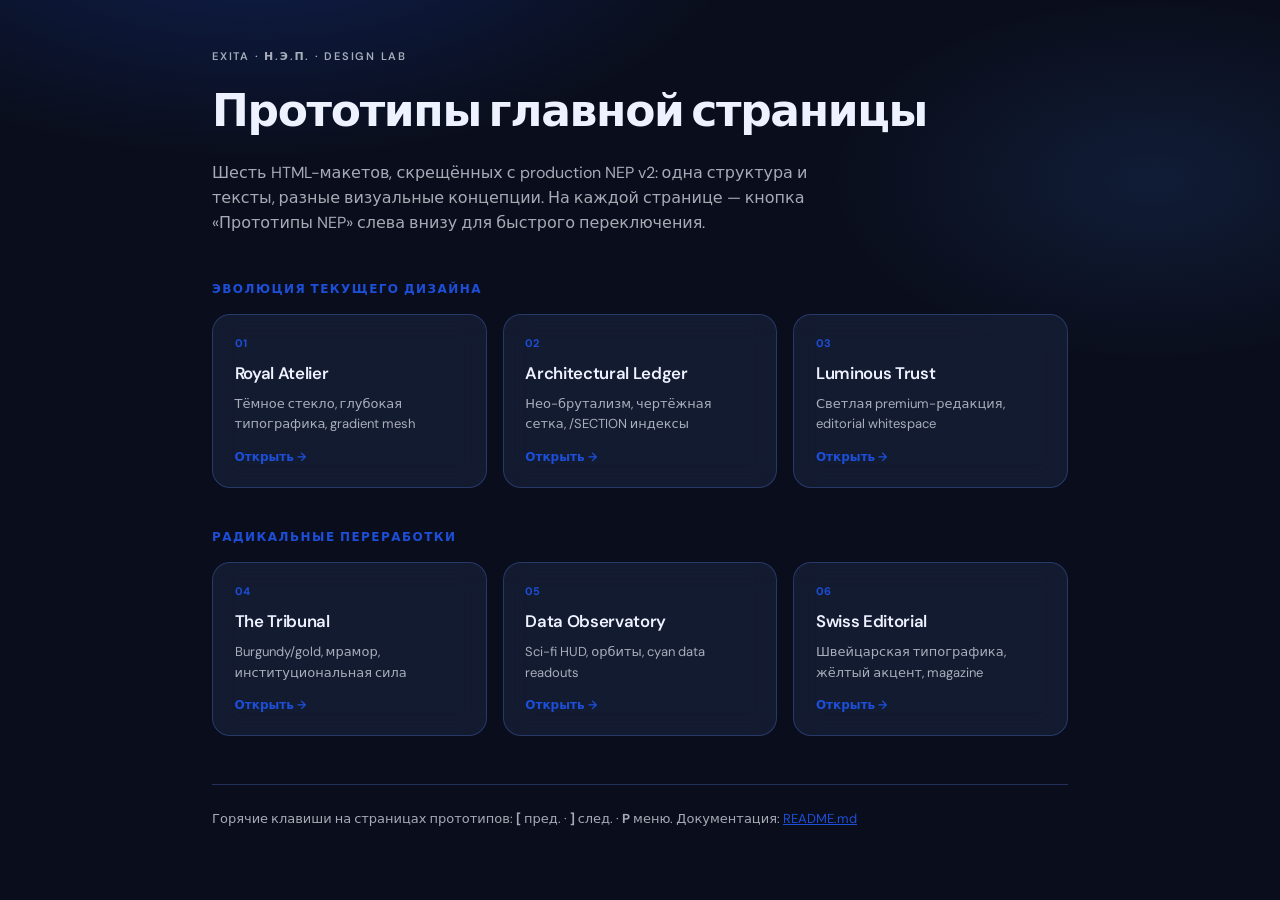
<file: index.html>
<!DOCTYPE html>
<html lang="ru">
<head>
  <meta charset="UTF-8" />
  <meta name="viewport" content="width=device-width, initial-scale=1.0" />
  <title>EXITA Н.Э.П. — Прототипы дизайна</title>
  <meta name="description" content="Шесть визуальных прототипов главной страницы EXITA Н.Э.П." />
  <link rel="preconnect" href="https://fonts.googleapis.com" />
  <link rel="preconnect" href="https://fonts.gstatic.com" crossorigin />
  <link href="https://fonts.googleapis.com/css2?family=DM+Sans:opsz,wght@9..40,400;9..40,500;9..40,600;9..40,700&display=swap" rel="stylesheet" />
  <style>
    :root {
      --accent: #1d4ed8;
      --bg: #0a0e1c;
      --surface: rgba(22, 30, 52, 0.85);
      --border: color-mix(in srgb, var(--accent) 22%, rgba(148, 163, 184, 0.18));
      --fg: #eef2ff;
      --muted: rgba(226, 232, 240, 0.72);
      --font: "DM Sans", system-ui, sans-serif;
    }
    *, *::before, *::after { box-sizing: border-box; margin: 0; padding: 0; }
    html { scroll-behavior: smooth; }
    body {
      font-family: var(--font);
      background:
        radial-gradient(ellipse 70% 50% at 20% -10%, rgba(29, 78, 216, 0.28), transparent 55%),
        radial-gradient(ellipse 50% 40% at 90% 20%, rgba(59, 130, 246, 0.12), transparent 50%),
        var(--bg);
      color: var(--fg);
      min-height: 100vh;
      line-height: 1.55;
      -webkit-font-smoothing: antialiased;
    }
    .wrap { max-width: 56rem; margin: 0 auto; padding: 3rem 1.25rem 4rem; }
    .eyebrow {
      font-size: 0.6875rem;
      font-weight: 600;
      letter-spacing: 0.16em;
      text-transform: uppercase;
      color: var(--muted);
    }
    h1 {
      margin-top: 0.75rem;
      font-size: clamp(2rem, 5vw, 2.75rem);
      font-weight: 700;
      letter-spacing: -0.03em;
    }
    .lead {
      margin-top: 1rem;
      max-width: 38rem;
      color: var(--muted);
      font-size: 1rem;
    }
    .groups { margin-top: 2.75rem; display: grid; gap: 2.5rem; }
    .group-title {
      font-size: 0.75rem;
      font-weight: 700;
      letter-spacing: 0.12em;
      text-transform: uppercase;
      color: var(--accent);
      margin-bottom: 1rem;
    }
    .grid {
      display: grid;
      gap: 1rem;
    }
    @media (min-width: 640px) {
      .grid { grid-template-columns: repeat(3, 1fr); }
    }
    .card {
      display: flex;
      flex-direction: column;
      gap: 0.5rem;
      padding: 1.25rem 1.35rem;
      border-radius: 18px;
      border: 1px solid var(--border);
      background: var(--surface);
      backdrop-filter: blur(14px);
      color: inherit;
      text-decoration: none;
      transition: transform 0.2s, border-color 0.2s, box-shadow 0.2s;
      min-height: 9rem;
    }
    .card:hover {
      transform: translateY(-3px);
      border-color: color-mix(in srgb, var(--accent) 50%, var(--border));
      box-shadow: 0 18px 40px rgba(29, 78, 216, 0.14);
    }
    .card:focus-visible {
      outline: none;
      box-shadow: 0 0 0 3px color-mix(in srgb, var(--accent) 35%, transparent);
    }
    .card__num {
      font-size: 0.6875rem;
      font-weight: 700;
      color: var(--accent);
      font-variant-numeric: tabular-nums;
    }
    .card__name {
      font-size: 1.05rem;
      font-weight: 600;
      letter-spacing: -0.02em;
    }
    .card__desc {
      font-size: 0.8125rem;
      color: var(--muted);
      flex: 1;
    }
    .card__cta {
      font-size: 0.75rem;
      font-weight: 600;
      color: var(--accent);
      margin-top: 0.35rem;
    }
    .footer {
      margin-top: 3rem;
      padding-top: 1.5rem;
      border-top: 1px solid var(--border);
      font-size: 0.8125rem;
      color: var(--muted);
    }
    .footer a { color: var(--accent); }
  </style>
</head>
<body>
  <div class="wrap">
    <p class="eyebrow">EXITA · Н.Э.П. · Design Lab</p>
    <h1>Прототипы главной страницы</h1>
    <p class="lead">
      Шесть HTML-макетов, скрещённых с production NEP v2: одна структура и тексты, разные визуальные концепции.
      На каждой странице — кнопка «Прототипы NEP» слева внизу для быстрого переключения.
    </p>

    <div class="groups">
      <section>
        <h2 class="group-title">Эволюция текущего дизайна</h2>
        <div class="grid">
          <a class="card" href="01-royal-atelier/index.html">
            <span class="card__num">01</span>
            <span class="card__name">Royal Atelier</span>
            <span class="card__desc">Тёмное стекло, глубокая типографика, gradient mesh</span>
            <span class="card__cta">Открыть →</span>
          </a>
          <a class="card" href="02-architectural-ledger/index.html">
            <span class="card__num">02</span>
            <span class="card__name">Architectural Ledger</span>
            <span class="card__desc">Нео-брутализм, чертёжная сетка, /SECTION индексы</span>
            <span class="card__cta">Открыть →</span>
          </a>
          <a class="card" href="03-luminous-trust/index.html">
            <span class="card__num">03</span>
            <span class="card__name">Luminous Trust</span>
            <span class="card__desc">Светлая premium-редакция, editorial whitespace</span>
            <span class="card__cta">Открыть →</span>
          </a>
        </div>
      </section>

      <section>
        <h2 class="group-title">Радикальные переработки</h2>
        <div class="grid">
          <a class="card" href="04-the-tribunal/index.html">
            <span class="card__num">04</span>
            <span class="card__name">The Tribunal</span>
            <span class="card__desc">Burgundy/gold, мрамор, институциональная сила</span>
            <span class="card__cta">Открыть →</span>
          </a>
          <a class="card" href="05-data-observatory/index.html">
            <span class="card__num">05</span>
            <span class="card__name">Data Observatory</span>
            <span class="card__desc">Sci-fi HUD, орбиты, cyan data readouts</span>
            <span class="card__cta">Открыть →</span>
          </a>
          <a class="card" href="06-swiss-editorial/index.html">
            <span class="card__num">06</span>
            <span class="card__name">Swiss Editorial</span>
            <span class="card__desc">Швейцарская типографика, жёлтый акцент, magazine</span>
            <span class="card__cta">Открыть →</span>
          </a>
        </div>
      </section>
    </div>

    <p class="footer">
      Горячие клавиши на страницах прототипов: <strong>[</strong> пред. · <strong>]</strong> след. · <strong>P</strong> меню.
      Документация: <a href="README.md">README.md</a>
    </p>
  </div>
</body>
</html>
</file>
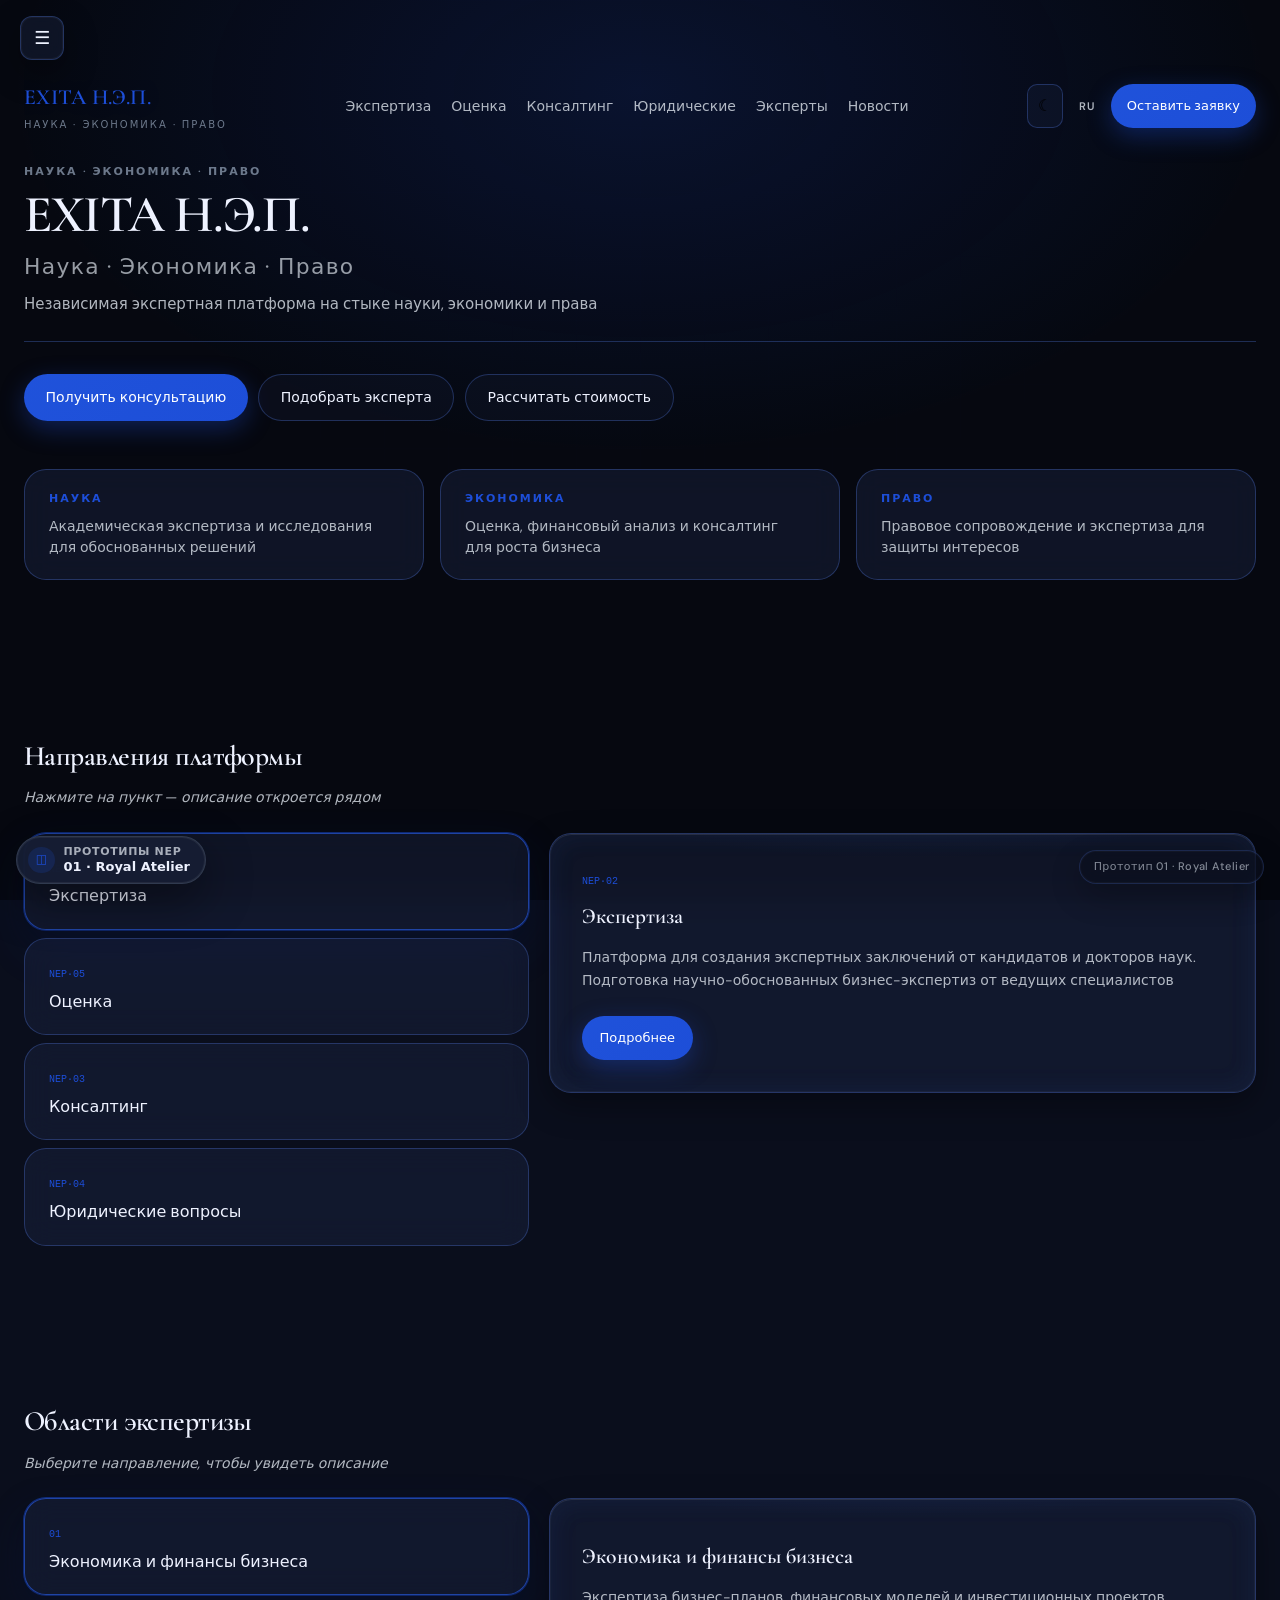
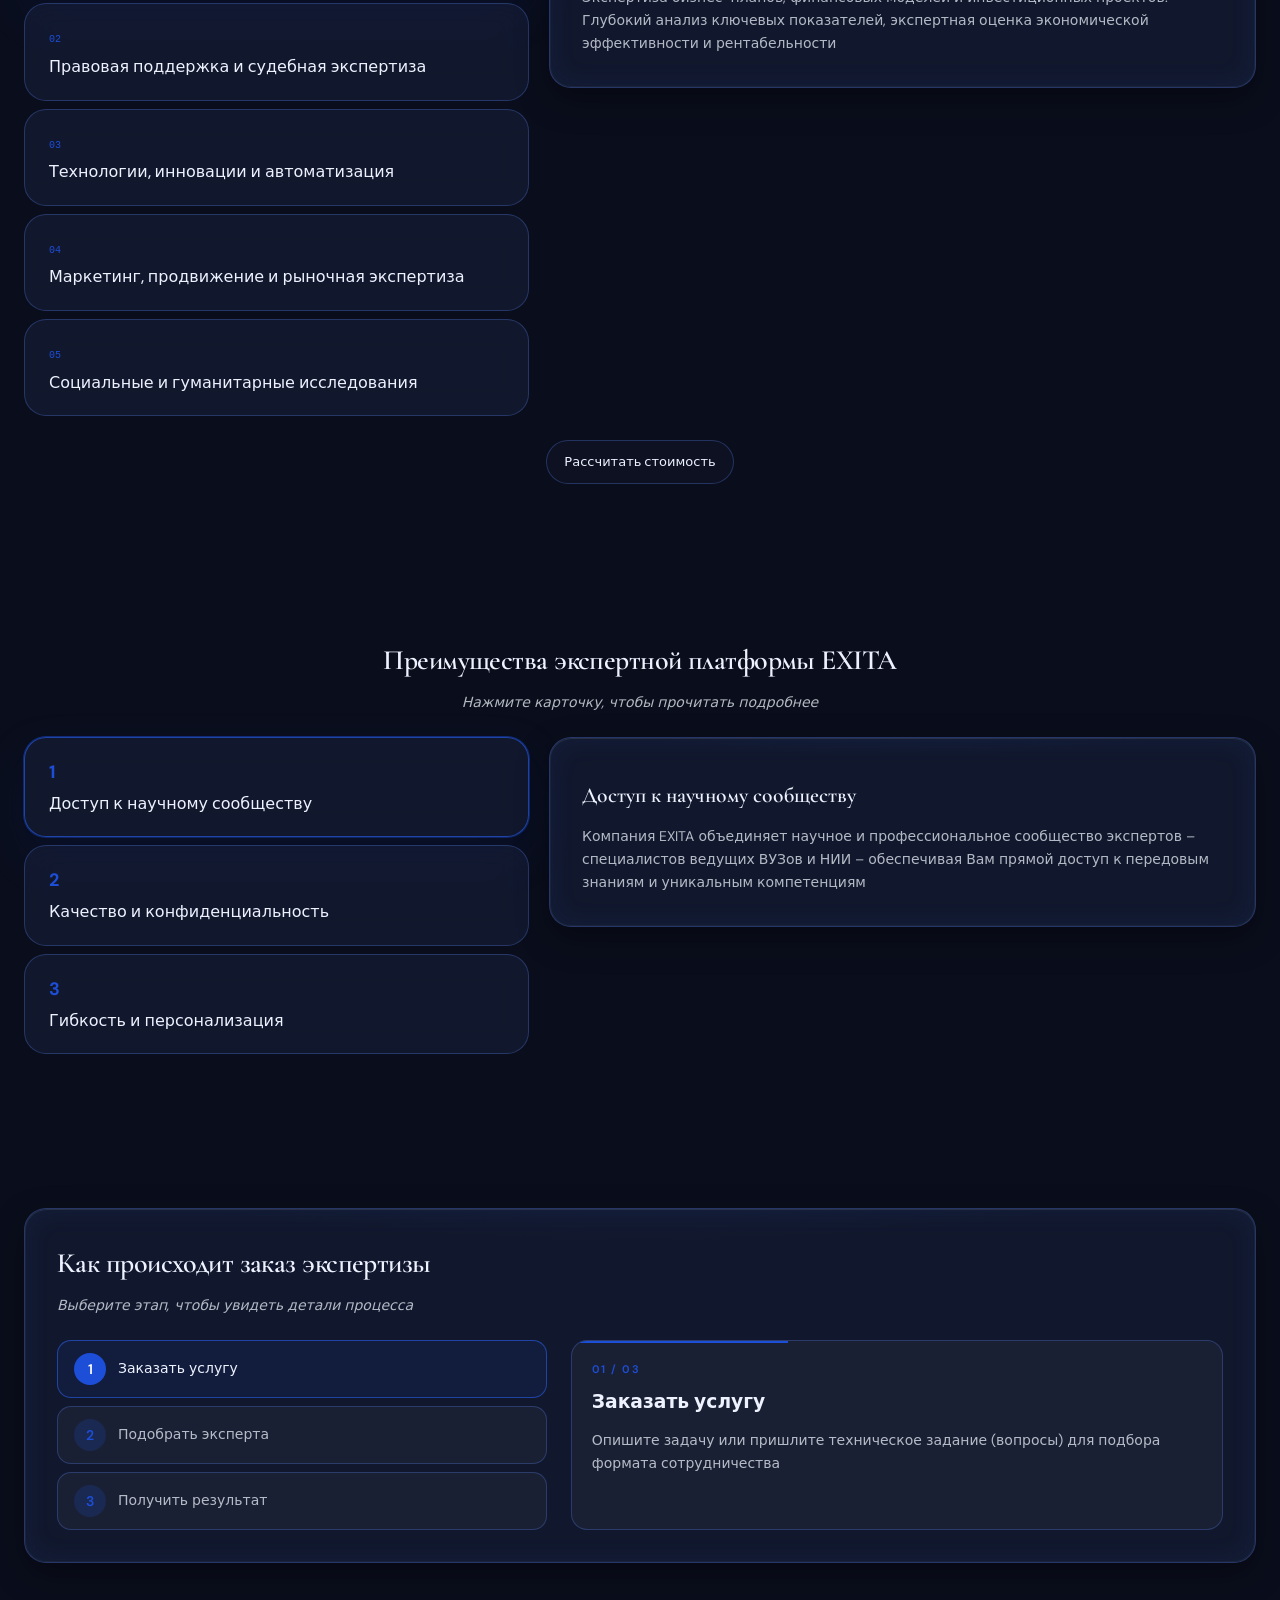
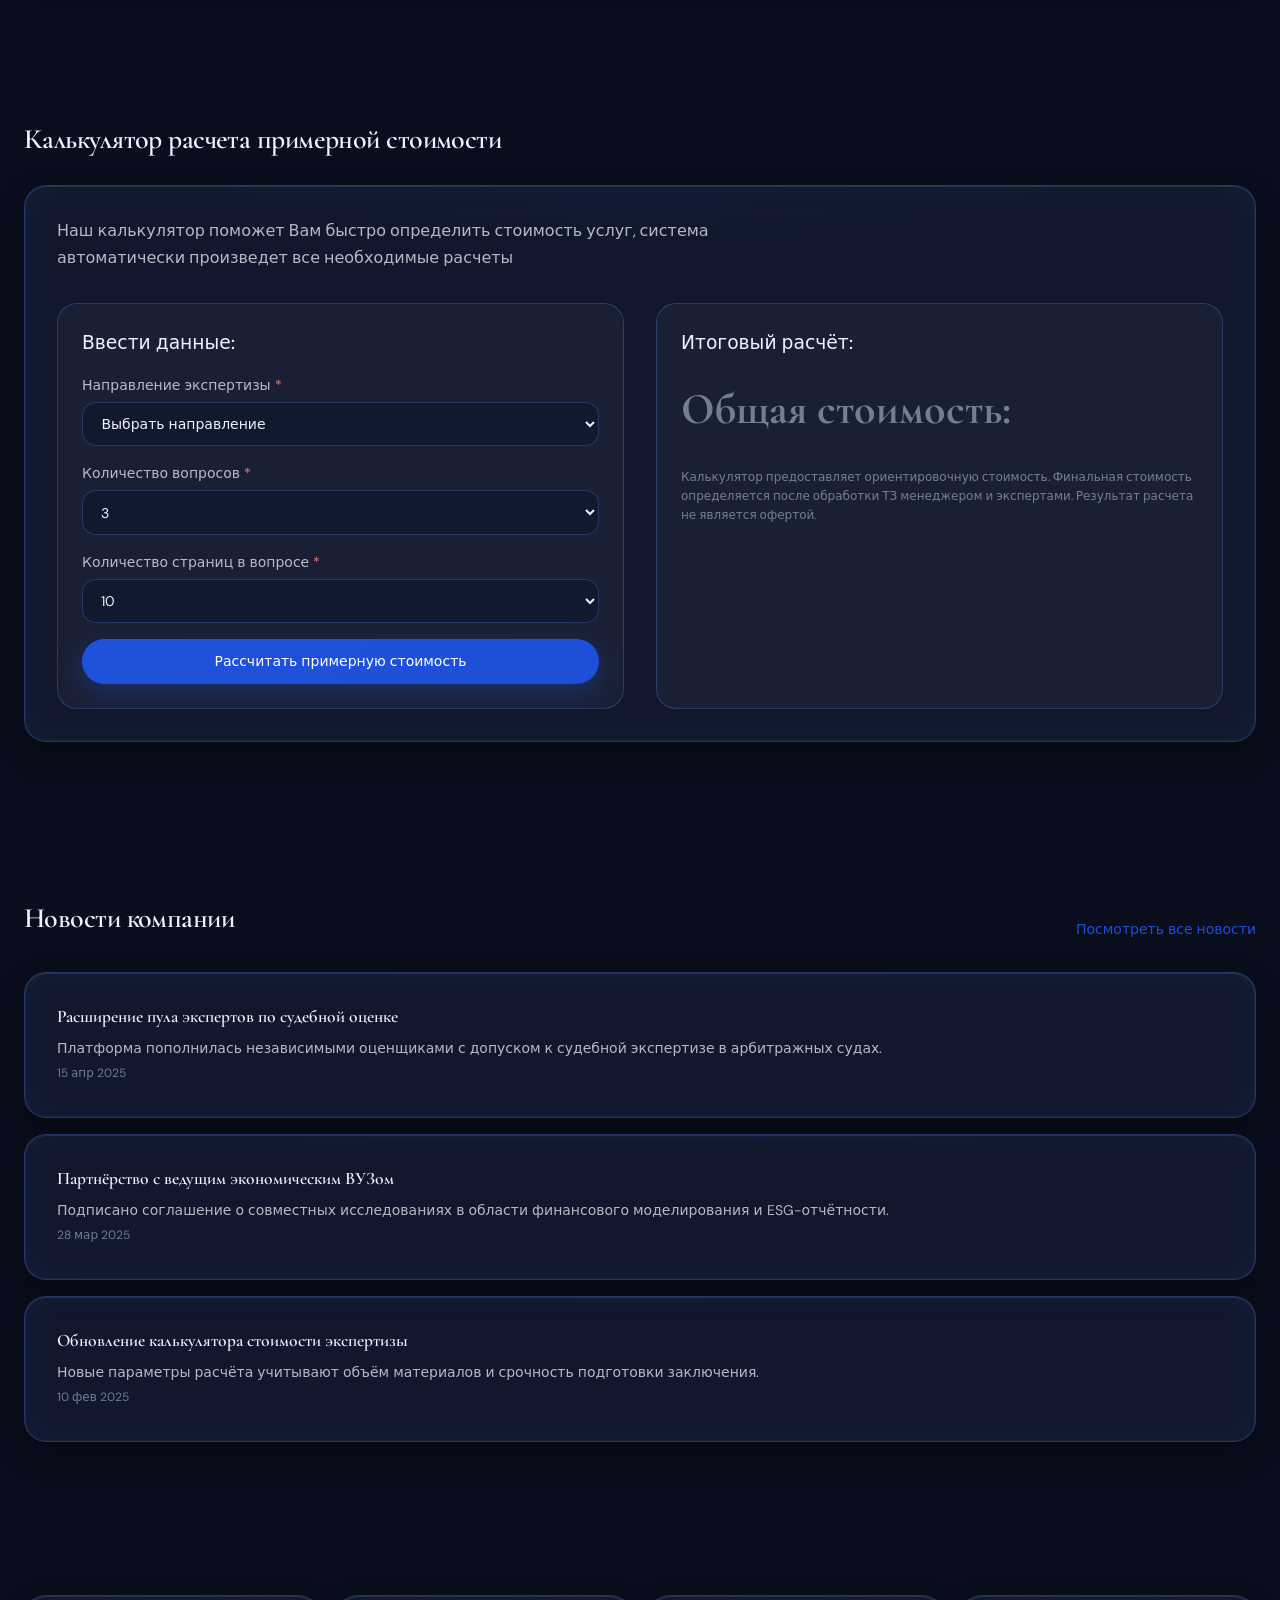
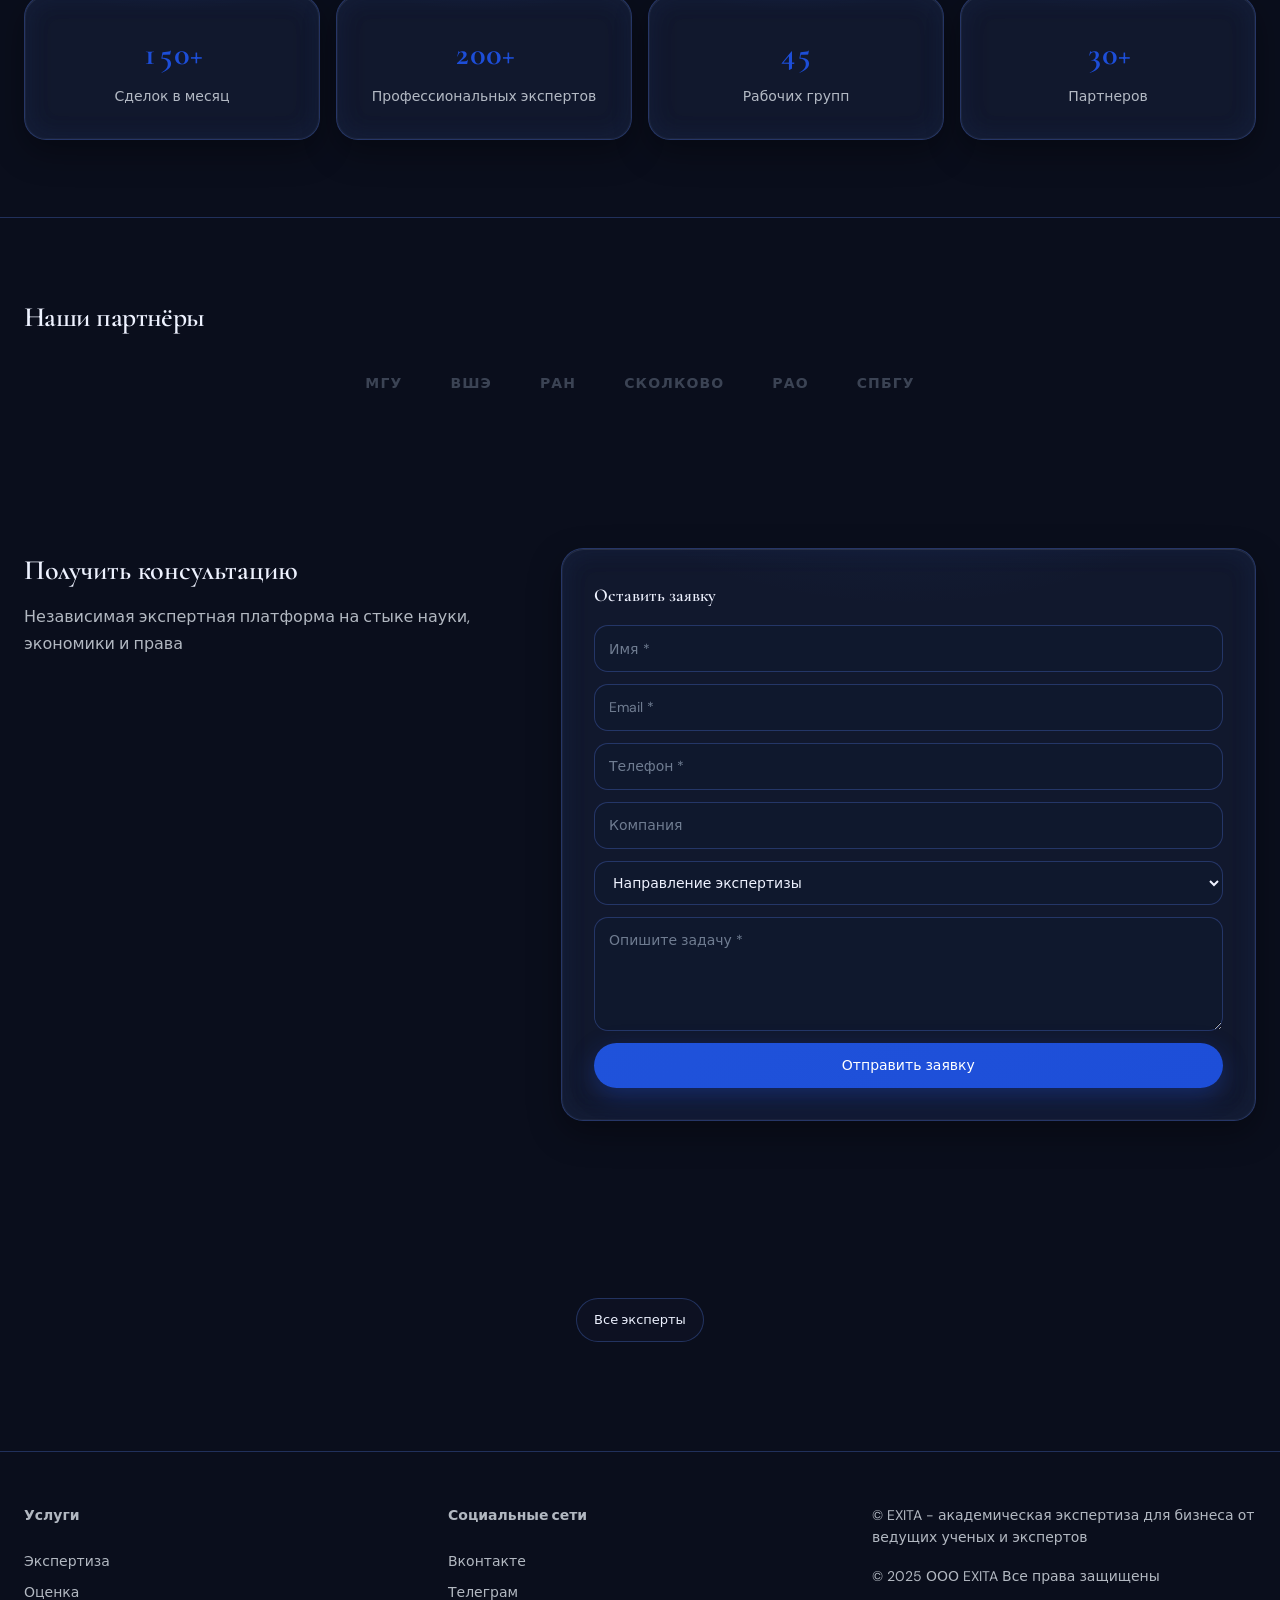
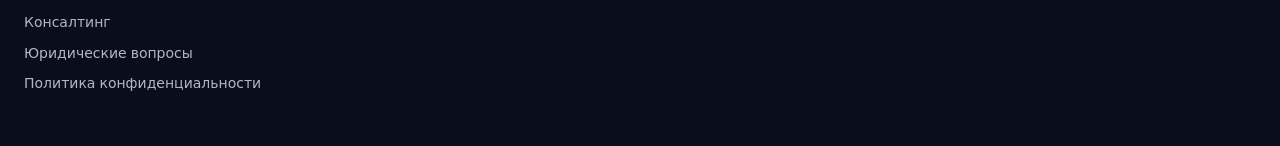
<file: 01-royal-atelier/index.html>
<!DOCTYPE html>
<html lang="ru" class="dark nep-scrollbar-thin">
<head>
  <meta charset="UTF-8" />
  <meta name="viewport" content="width=device-width, initial-scale=1.0" />
  <title>EXITA Н.Э.П. — Royal Atelier × NEP v2</title>
  <meta name="description" content="Независимая экспертная платформа на стыке науки, экономики и права" />
  <script src="../_shared/proto-theme-init.js" data-mode="standard"></script>
  <link rel="preconnect" href="https://fonts.googleapis.com" />
  <link rel="preconnect" href="https://fonts.gstatic.com" crossorigin />
  <link href="https://fonts.googleapis.com/css2?family=Cormorant+Garamond:ital,wght@0,500;0,600;0,700;1,500&family=DM+Sans:ital,opsz,wght@0,9..40,400;0,9..40,500;0,9..40,600;1,9..40,400&display=swap" rel="stylesheet" />
  <style>
    :root,
    html.dark {
      --nep-accent: #1d4ed8;
      --nep-on-accent: #fff;
      --ambient-royal: rgba(29, 78, 216, 0.28);
      --royal-light: #3b82f6;
      --royal-glow: rgba(29, 78, 216, 0.45);
      --nep-bg: #0a0e1c;
      --nep-bg-elevated: #10182e;
      --nep-surface-solid: rgba(22, 30, 52, 0.72);
      --nep-border: color-mix(in srgb, var(--nep-accent) 22%, rgba(148, 163, 184, 0.18));
      --nep-fg: #eef2ff;
      --nep-fg-muted: rgba(226, 232, 240, 0.78);
      --nep-fg-subtle: rgba(148, 163, 184, 0.72);
      --nep-overlay: rgba(255, 255, 255, 0.04);
      --app-glass-bg: color-mix(in srgb, rgba(30, 41, 72, 0.55) 75%, transparent);
      --app-glass-blur: 14px;
      --app-shadow-1: 0 12px 32px rgba(0, 0, 0, 0.35), 0 0 0 1px rgba(255, 255, 255, 0.04) inset;
      --app-shadow-2: 0 20px 48px rgba(29, 78, 216, 0.12), 0 12px 32px rgba(0, 0, 0, 0.4);
      --rim: rgba(255, 255, 255, 0.06);
      --inner-glow: rgba(59, 130, 246, 0.08);
      --font-display: "Cormorant Garamond", Georgia, serif;
      --font-sans: "DM Sans", system-ui, sans-serif;
      --omni-h: 4rem;
      --header-h: 4.25rem;
    }

    html.light {
      --nep-on-accent: #fff;
      --nep-bg: #eef2fb;
      --nep-bg-elevated: #ffffff;
      --nep-surface-solid: rgba(255, 255, 255, 0.98);
      --nep-border: color-mix(in srgb, var(--nep-accent) 22%, #94a3b8);
      --nep-fg: #0f172a;
      --nep-fg-muted: #475569;
      --nep-fg-subtle: #64748b;
      --nep-overlay: rgba(15, 23, 42, 0.05);
      --app-glass-bg: color-mix(in srgb, rgba(255, 255, 255, 0.94) 92%, rgba(29, 78, 216, 0.04));
      --app-glass-blur: 14px;
      --app-shadow-1: 0 10px 28px rgba(15, 23, 42, 0.1), 0 1px 0 rgba(255, 255, 255, 0.85) inset, 0 0 0 1px rgba(15, 23, 42, 0.07);
      --app-shadow-2: 0 18px 40px rgba(29, 78, 216, 0.12), 0 8px 24px rgba(15, 23, 42, 0.08);
      --rim: rgba(255, 255, 255, 0.92);
      --inner-glow: rgba(29, 78, 216, 0.1);
    }

    *, *::before, *::after { box-sizing: border-box; margin: 0; padding: 0; }
    html { scroll-behavior: smooth; }
    html.nep-scrollbar-thin {
      scrollbar-width: thin;
      scrollbar-color: color-mix(in srgb, var(--nep-accent) 55%, transparent) transparent;
    }
    html.nep-scrollbar-thin::-webkit-scrollbar { width: 4px; height: 4px; }
    html.nep-scrollbar-thin::-webkit-scrollbar-track { background: transparent; }
    html.nep-scrollbar-thin::-webkit-scrollbar-thumb {
      background: color-mix(in srgb, var(--nep-accent) 55%, transparent);
      border-radius: 9999px;
    }
    ::selection {
      background: color-mix(in srgb, var(--nep-accent) 35%, transparent);
    }
    body {
      font-family: var(--font-sans);
      background: var(--nep-bg);
      color: var(--nep-fg);
      line-height: 1.6;
      -webkit-font-smoothing: antialiased;
      overflow-x: hidden;
    }

    /* ── A11y ── */
    .skip-link {
      position: absolute;
      left: -9999px;
      top: 0.75rem;
      z-index: 500;
      padding: 0.6rem 1rem;
      border-radius: 10px;
      background: var(--nep-accent);
      color: #fff;
      font-size: 0.875rem;
      font-weight: 500;
    }
    .skip-link:focus {
      left: 0.75rem;
      outline: none;
      box-shadow: 0 0 0 3px color-mix(in srgb, var(--nep-accent) 35%, transparent);
    }
    a:focus-visible,
    button:focus-visible,
    input:focus-visible,
    select:focus-visible,
    textarea:focus-visible {
      outline: none;
      box-shadow: 0 0 0 3px color-mix(in srgb, var(--nep-accent) 35%, transparent);
    }
    .nep-field:focus-visible {
      border-color: color-mix(in srgb, var(--nep-accent) 55%, var(--nep-border));
    }

    /* ── Scroll progress ── */
    .scroll-progress {
      position: fixed;
      top: 0;
      left: 0;
      z-index: 400;
      height: 2px;
      width: 0%;
      background: var(--nep-accent);
      pointer-events: none;
      transition: width 0.08s linear;
    }

    /* ── Reveal ── */
    .reveal {
      opacity: 0;
      transform: translateY(16px);
      transition: opacity 0.55s cubic-bezier(0.22, 1, 0.36, 1), transform 0.55s cubic-bezier(0.22, 1, 0.36, 1);
    }
    .reveal.is-visible {
      opacity: 1;
      transform: translateY(0);
    }
    .reveal-stagger > * {
      opacity: 0;
      transform: translateY(16px);
      transition: opacity 0.55s cubic-bezier(0.22, 1, 0.36, 1), transform 0.55s cubic-bezier(0.22, 1, 0.36, 1);
    }
    .reveal-stagger.is-visible > * {
      opacity: 1;
      transform: translateY(0);
    }
    .reveal-stagger.is-visible > *:nth-child(1) { transition-delay: 0s; }
    .reveal-stagger.is-visible > *:nth-child(2) { transition-delay: 0.06s; }
    .reveal-stagger.is-visible > *:nth-child(3) { transition-delay: 0.12s; }
    .reveal-stagger.is-visible > *:nth-child(4) { transition-delay: 0.18s; }

    @media (prefers-reduced-motion: reduce) {
      html { scroll-behavior: auto; }
      .reveal, .reveal-stagger > * {
        opacity: 1;
        transform: none;
        transition: none;
      }
      .nep-backdrop-aura { animation: none !important; }
      .explorer-panel-content { transition: none !important; }
      .scroll-progress { transition: none; }
    }

    a { color: inherit; text-decoration: none; }
    button { font: inherit; }
    input, select, textarea { font: inherit; }
    ul { list-style: none; }

    /* ── nep-v2 scope ── */
    .nep-v2-scope {
      min-height: 100vh;
      position: relative;
    }

    .nep-container {
      width: 100%;
      max-width: 92rem;
      margin-inline: auto;
      padding-inline: 1rem;
    }
    @media (min-width: 640px) {
      .nep-container { padding-inline: 1.5rem; }
    }

    .nep-section { padding-block: 4rem; position: relative; z-index: 10; }
    @media (min-width: 768px) { .nep-section { padding-block: 5rem; } }

    .nep-page-wrap { position: relative; overflow-x: hidden; }

    .nep-surface-muted { background: var(--nep-overlay); }

    .nep-field {
      width: 100%;
      border-radius: 14px;
      border: 1px solid var(--nep-border);
      background: color-mix(in srgb, var(--nep-bg-elevated) 85%, transparent);
      padding: 0.7rem 0.9rem;
      font-size: 0.875rem;
      color: var(--nep-fg);
      transition: border-color 0.2s, box-shadow 0.2s;
    }
    .nep-field:focus {
      outline: none;
      border-color: color-mix(in srgb, var(--nep-accent) 55%, var(--nep-border));
      box-shadow: 0 0 0 3px color-mix(in srgb, var(--nep-accent) 25%, transparent);
    }
    .nep-field::placeholder,
    input.nep-field::placeholder,
    textarea.nep-field::placeholder {
      color: var(--nep-fg-subtle);
      opacity: 1;
    }
    select.nep-field option,
    select option {
      background: var(--nep-bg-elevated);
      color: var(--nep-fg);
    }

    .nep-btn-primary {
      display: inline-flex;
      align-items: center;
      justify-content: center;
      gap: 0.5rem;
      border-radius: 9999px;
      background: linear-gradient(135deg, color-mix(in srgb, var(--nep-accent) 92%, var(--royal-light)), var(--nep-accent));
      color: var(--nep-on-accent, #fff);
      padding: 0.7rem 1.35rem;
      font-size: 0.875rem;
      font-weight: 500;
      border: none;
      cursor: pointer;
      box-shadow: 0 8px 24px color-mix(in srgb, var(--nep-accent) 35%, transparent);
      transition: filter 0.2s, transform 0.15s;
    }
    .nep-btn-primary:hover { filter: brightness(1.08); transform: translateY(-1px); }
    .nep-btn-primary:active { transform: translateY(0) scale(0.98); }

    .nep-btn-ghost {
      display: inline-flex;
      align-items: center;
      justify-content: center;
      gap: 0.5rem;
      border-radius: 9999px;
      border: 1px solid var(--nep-border);
      background: color-mix(in srgb, var(--nep-surface-solid) 40%, transparent);
      padding: 0.7rem 1.35rem;
      font-size: 0.875rem;
      color: var(--nep-fg);
      cursor: pointer;
      transition: border-color 0.2s, background 0.2s, transform 0.15s;
    }
    .nep-btn-ghost:hover {
      border-color: color-mix(in srgb, var(--nep-accent) 40%, var(--nep-border));
      background: color-mix(in srgb, var(--nep-accent) 8%, transparent);
      transform: translateY(-1px);
    }
    .nep-btn-ghost:active { transform: translateY(0) scale(0.98); }

    .nep-pillar-card {
      border-radius: 22px;
      border: 1px solid var(--nep-border);
      background: var(--app-glass-bg);
      backdrop-filter: blur(var(--app-glass-blur));
      -webkit-backdrop-filter: blur(var(--app-glass-blur));
      padding: 1.25rem 1.5rem;
      padding-right: 2.5rem;
      transition: border-color 0.25s, box-shadow 0.25s, transform 0.2s;
      cursor: pointer;
      text-align: left;
      width: 100%;
      position: relative;
    }
    .nep-pillar-card::after {
      content: "→";
      position: absolute;
      right: 1.25rem;
      top: 50%;
      transform: translateY(-50%);
      opacity: 0;
      font-size: 0.875rem;
      color: var(--nep-accent);
      transition: opacity 0.25s ease, transform 0.25s ease;
    }
    .nep-pillar-card:hover::after {
      opacity: 0.75;
      transform: translateY(-50%) translateX(2px);
    }
    .nep-pillar-card:hover {
      border-color: color-mix(in srgb, var(--nep-accent) 45%, var(--nep-border));
      box-shadow: var(--app-shadow-2);
      transform: translateY(-2px);
    }
    .nep-pillar-card.is-active {
      border-color: color-mix(in srgb, var(--nep-accent) 55%, var(--nep-border));
      box-shadow: var(--app-shadow-2), 0 0 0 1px color-mix(in srgb, var(--nep-accent) 55%, transparent);
    }

    .nep-panel {
      border-radius: 22px;
      border: 1px solid var(--nep-border);
      background: var(--app-glass-bg);
      backdrop-filter: blur(var(--app-glass-blur));
      -webkit-backdrop-filter: blur(var(--app-glass-blur));
      box-shadow: var(--app-shadow-1);
      position: relative;
      overflow: hidden;
      transition: border-color 0.35s ease, box-shadow 0.35s ease;
    }
    .nep-panel::before {
      content: "";
      position: absolute;
      inset: 0;
      border-radius: inherit;
      background: radial-gradient(ellipse 80% 50% at 50% -20%, var(--inner-glow), transparent 60%);
      pointer-events: none;
      transition: opacity 0.4s ease, background 0.4s ease;
    }
    .nep-panel::after {
      content: "";
      position: absolute;
      inset: 0;
      border-radius: inherit;
      box-shadow: inset 0 1px 0 var(--rim), inset 0 0 28px var(--inner-glow);
      pointer-events: none;
      transition: box-shadow 0.4s ease;
    }
    .nep-panel:hover {
      border-color: color-mix(in srgb, var(--nep-accent) 32%, var(--nep-border));
      box-shadow: var(--app-shadow-2);
    }
    .nep-panel:hover::before {
      background: radial-gradient(ellipse 90% 55% at 50% -15%, color-mix(in srgb, var(--royal-light) 18%, var(--inner-glow)), transparent 65%);
    }
    .nep-panel:hover::after {
      box-shadow: inset 0 1px 0 color-mix(in srgb, var(--rim) 100%, rgba(255,255,255,0.12)), inset 0 0 32px color-mix(in srgb, var(--royal-light) 12%, transparent);
    }
    .nep-panel-body { padding: 1.5rem; position: relative; z-index: 1; }
    @media (min-width: 768px) { .nep-panel-body { padding: 2rem; } }

    .nep-prose {
      font-size: 0.9375rem;
      line-height: 1.75;
      color: var(--nep-fg-muted);
    }

    /* ── Omni-Bar mock ── */
    .omni-bar {
      pointer-events: none;
      position: fixed;
      left: 0;
      top: 0;
      z-index: 300;
      width: 100%;
      display: flex;
      justify-content: flex-start;
    }
    .omni-bar-inner {
      pointer-events: auto;
      padding: 1rem 1.25rem;
    }
    .omni-burger {
      width: 2.75rem;
      height: 2.75rem;
      border-radius: 12px;
      border: 1px solid var(--nep-border);
      background: color-mix(in srgb, var(--app-glass-bg) 90%, transparent);
      backdrop-filter: blur(12px);
      -webkit-backdrop-filter: blur(12px);
      display: grid;
      place-items: center;
      cursor: pointer;
      font-size: 1.125rem;
      color: var(--nep-fg);
      box-shadow: var(--app-shadow-1);
      transition: border-color 0.2s, background 0.2s;
    }
    .omni-burger:hover {
      border-color: color-mix(in srgb, var(--nep-accent) 40%, var(--nep-border));
    }

    /* ── NepBackdrop (MicrozoneBackdrop) ── */
    .nep-backdrop {
      pointer-events: none;
      position: fixed;
      inset: 0;
      z-index: 0;
    }
    .nep-backdrop-base {
      position: absolute;
      inset: 0;
      background: rgba(0, 0, 0, 0.4);
    }
    html.light .nep-backdrop-base { background: var(--nep-bg); }
    .nep-backdrop-aura {
      position: absolute;
      inset: 0;
      opacity: 0.55;
      background: radial-gradient(900px 520px at 50% 10%, var(--ambient-royal), transparent 70%);
      animation: royal-aura-pulse 14s ease-in-out infinite;
    }
    @keyframes royal-aura-pulse {
      0%, 100% { opacity: 0.5; transform: scale(1); }
      50% { opacity: 0.62; transform: scale(1.015); }
    }
    html.light .nep-backdrop-aura {
      animation-name: royal-aura-pulse-light;
    }
    @keyframes royal-aura-pulse-light {
      0%, 100% { opacity: 0.3; transform: scale(1); }
      50% { opacity: 0.4; transform: scale(1.012); }
    }
    .nep-backdrop-grid {
      position: absolute;
      inset: 0;
      opacity: 0.12;
      background-image:
        linear-gradient(color-mix(in srgb, var(--nep-accent) 8%, transparent) 1px, transparent 1px),
        linear-gradient(90deg, color-mix(in srgb, var(--nep-accent) 8%, transparent) 1px, transparent 1px);
      background-size: 64px 64px;
      mask-image: radial-gradient(ellipse 70% 55% at 50% 25%, black, transparent);
    }
    html.light .nep-backdrop-grid { opacity: 0.08; }

    /* ── NepHeader ── */
    .nep-header {
      position: sticky;
      top: var(--omni-h);
      z-index: 40;
      border-bottom: 1px solid transparent;
      transition: background 0.3s, border-color 0.3s, backdrop-filter 0.3s;
    }
    .nep-header.is-scrolled {
      background: color-mix(in srgb, var(--nep-bg) 88%, transparent);
      backdrop-filter: blur(16px);
      -webkit-backdrop-filter: blur(16px);
      border-bottom-color: var(--nep-border);
      box-shadow: 0 8px 24px rgba(0, 0, 0, 0.18);
    }
    html.light .nep-header.is-scrolled {
      box-shadow: 0 8px 24px rgba(15, 23, 42, 0.08);
    }
    .nep-header-inner {
      display: flex;
      align-items: center;
      justify-content: space-between;
      gap: 1rem;
      padding-block: 1rem;
      flex-wrap: wrap;
      min-width: 0;
    }
    .nep-logo {
      min-width: 0;
      overflow: hidden;
    }
    .nep-logo-title {
      font-family: var(--font-display);
      font-weight: 600;
      font-size: 1.35rem;
      letter-spacing: 0.02em;
      color: var(--nep-accent);
      overflow: hidden;
      text-overflow: ellipsis;
      white-space: nowrap;
    }
    .nep-logo-sub {
      display: block;
      font-family: var(--font-sans);
      font-size: 0.625rem;
      font-weight: 500;
      letter-spacing: 0.2em;
      text-transform: uppercase;
      color: var(--nep-fg-subtle);
      margin-top: 0.15rem;
    }
    .nep-nav {
      display: none;
      align-items: center;
      gap: 1.25rem;
      font-size: 0.875rem;
    }
    .nep-nav a {
      color: var(--nep-fg-muted);
      transition: color 0.2s;
    }
    .nep-nav a:hover { color: var(--nep-accent); }
    .nep-header-actions {
      display: flex;
      align-items: center;
      gap: 0.5rem;
    }
    .icon-btn {
      width: 2.25rem;
      height: 2.25rem;
      border-radius: 10px;
      border: 1px solid var(--nep-border);
      background: color-mix(in srgb, var(--app-glass-bg) 60%, transparent);
      display: grid;
      place-items: center;
      cursor: pointer;
      transition: border-color 0.2s, background 0.2s, transform 0.15s;
    }
    .icon-btn:hover { border-color: color-mix(in srgb, var(--nep-accent) 40%, var(--nep-border)); }
    .icon-btn:active { transform: scale(0.96); }
    .icon-btn svg { width: 1rem; height: 1rem; opacity: 0.85; }
    #themeToggle { font-size: 1rem; line-height: 1; }
    .lang-toggle {
      display: none;
      font-size: 0.6875rem;
      font-weight: 600;
      letter-spacing: 0.08em;
      text-transform: uppercase;
      color: var(--nep-fg-muted);
      background: none;
      border: none;
      cursor: pointer;
      padding: 0.35rem 0.5rem;
    }
    .lang-toggle:hover { color: var(--nep-fg); }
    .header-cta { display: none; font-size: 0.8125rem; padding: 0.55rem 1rem; }
    .menu-toggle { display: grid; }
    @media (min-width: 640px) {
      .lang-toggle { display: block; }
      .header-cta { display: inline-flex; }
    }
    @media (min-width: 1024px) {
      .nep-nav { display: flex; }
      .menu-toggle { display: none; }
    }

    .mobile-nav {
      display: none;
      position: fixed;
      left: 0;
      right: 0;
      top: var(--header-h);
      max-height: calc(100dvh - var(--header-h));
      overflow-y: auto;
      background: color-mix(in srgb, var(--nep-bg) 96%, transparent);
      backdrop-filter: blur(20px);
      -webkit-backdrop-filter: blur(20px);
      padding: 1.5rem;
      z-index: 150;
      flex-direction: column;
      gap: 0.25rem;
      color: var(--nep-fg);
      border-bottom: 1px solid var(--nep-border);
      box-shadow: var(--app-shadow-2);
    }
    .mobile-nav.open { display: flex; }
    .mobile-nav a {
      padding: 0.85rem 1rem;
      font-size: 1rem;
      border-radius: 12px;
      color: var(--nep-fg);
    }
    .mobile-nav a:hover {
      background: color-mix(in srgb, var(--nep-accent) 10%, transparent);
    }

    /* ── NepSectionHeader (hero) ── */
    .nep-section-header {
      display: flex;
      flex-direction: column;
      gap: 1.5rem;
      border-bottom: 1px solid var(--nep-border);
      padding-bottom: 1.5rem;
    }
    .nep-eyebrow {
      font-size: 0.6875rem;
      font-weight: 600;
      letter-spacing: 0.18em;
      text-transform: uppercase;
      color: var(--nep-fg-subtle);
      margin-bottom: 0.35rem;
    }
    .nep-hero-title {
      font-family: var(--font-display);
      font-weight: 600;
      font-size: clamp(2.35rem, 5.2vw, 3.65rem);
      letter-spacing: -0.025em;
      line-height: 1.06;
      margin-top: 0;
      color: var(--nep-fg);
      font-feature-settings: "liga" 1, "kern" 1;
      text-rendering: optimizeLegibility;
    }
    .nep-hero-subline {
      display: block;
      font-family: var(--font-sans);
      font-size: 0.42em;
      font-weight: 400;
      letter-spacing: 0.06em;
      color: var(--nep-fg-muted);
      margin-top: 0.65rem;
      opacity: 0.72;
    }
    .nep-hero-desc {
      margin-top: 0.75rem;
      max-width: 42rem;
      font-size: 0.9375rem;
      line-height: 1.75;
      color: var(--nep-fg-muted);
    }
    .hero-ctas {
      display: flex;
      flex-wrap: wrap;
      gap: 0.75rem;
      margin-top: 2rem;
    }
    @media (max-width: 767px) {
      main > .nep-section:first-child {
        padding-bottom: calc(4.5rem + env(safe-area-inset-bottom, 0px));
      }
    }

    /* ── Pillars ── */
    .pillar-grid {
      display: grid;
      gap: 1rem;
      margin-top: 3rem;
    }
    .pillar-card-link {
      display: block;
      text-decoration: none;
      color: inherit;
    }
    .pillar-label {
      font-size: 0.6875rem;
      font-weight: 600;
      letter-spacing: 0.18em;
      text-transform: uppercase;
      color: var(--nep-accent);
    }
    .pillar-desc {
      margin-top: 0.5rem;
      font-size: 0.875rem;
      color: var(--nep-fg-muted);
      line-height: 1.55;
    }

    /* ── Explorer sections ── */
    .section-title {
      font-family: var(--font-display);
      font-size: clamp(1.5rem, 3vw, 1.75rem);
      font-weight: 600;
      letter-spacing: -0.02em;
      margin-bottom: 0.5rem;
      color: var(--nep-fg);
    }
    .section-hint {
      font-size: 0.875rem;
      font-weight: 400;
      font-style: italic;
      color: var(--nep-fg-subtle);
      margin-bottom: 1.5rem;
    }
    .section-title-center { text-align: center; }
    .section-hint-center { text-align: center; }

    .explorer-grid {
      display: grid;
      gap: 1.5rem;
    }
    .explorer-tabs {
      gap: 0.5rem;
      min-width: 0;
    }
    .explorer-tab-code {
      font-size: 0.625rem;
      font-family: ui-monospace, monospace;
      color: var(--nep-accent);
    }
    .explorer-tab-title {
      display: block;
      margin-top: 0.25rem;
      font-weight: 500;
      color: var(--nep-fg);
    }
    .explorer-tab-num {
      font-size: 1.125rem;
      font-weight: 700;
      color: var(--nep-accent);
    }
    .explorer-panel-content {
      transition: opacity 0.22s cubic-bezier(0.22, 1, 0.36, 1), transform 0.22s cubic-bezier(0.22, 1, 0.36, 1);
    }
    .explorer-panel-content.is-fading {
      opacity: 0;
      transform: translateY(-6px);
    }
    .explorer-panel-code {
      font-size: 0.625rem;
      font-family: ui-monospace, monospace;
      color: var(--nep-accent);
    }
    .explorer-panel-title {
      font-family: var(--font-display);
      font-size: 1.35rem;
      font-weight: 600;
      margin-top: 0.5rem;
      color: var(--nep-fg);
    }
    .explorer-panel-body {
      margin-top: 0.75rem;
      font-size: 0.875rem;
      color: var(--nep-fg-muted);
      line-height: 1.65;
    }

    /* ── Process explorer ── */
    .process-layout {
      display: flex;
      flex-direction: column;
      gap: 1.5rem;
    }
    @media (min-width: 1024px) {
      .process-layout { flex-direction: row; align-items: stretch; }
    }
    .process-steps {
      display: flex;
      gap: 0.5rem;
      overflow-x: auto;
      padding-bottom: 0.5rem;
    }
    @media (min-width: 1024px) {
      .process-steps {
        flex-direction: column;
        overflow: visible;
        padding-bottom: 0;
        width: 42%;
        flex-shrink: 0;
      }
    }
    .process-step-btn {
      display: flex;
      align-items: flex-start;
      gap: 0.75rem;
      min-width: 200px;
      width: 100%;
      padding: 0.75rem 1rem;
      border-radius: 14px;
      border: 1px solid var(--nep-border);
      background: var(--nep-overlay);
      cursor: pointer;
      text-align: left;
      transition: border-color 0.2s, background 0.2s;
    }
    .process-step-btn:hover {
      background: color-mix(in srgb, var(--nep-accent) 6%, var(--nep-overlay));
    }
    .process-step-btn.is-active {
      border-color: color-mix(in srgb, var(--nep-accent) 50%, var(--nep-border));
      background: color-mix(in srgb, var(--nep-accent) 10%, transparent);
    }
    .process-step-num {
      flex-shrink: 0;
      width: 2rem;
      height: 2rem;
      border-radius: 50%;
      display: grid;
      place-items: center;
      font-size: 0.875rem;
      font-weight: 600;
      background: color-mix(in srgb, var(--nep-accent) 18%, transparent);
      color: var(--nep-accent);
      transition: background 0.2s, color 0.2s;
    }
    .process-step-btn.is-active .process-step-num {
      background: var(--nep-accent);
      color: #fff;
    }
    .process-step-label {
      font-size: 0.875rem;
      font-weight: 500;
      padding-top: 0.25rem;
      color: var(--nep-fg-muted);
    }
    .process-step-btn.is-active .process-step-label { color: var(--nep-fg); }
    .process-detail {
      flex: 1;
      border-radius: 16px;
      border: 1px solid var(--nep-border);
      background: var(--nep-overlay);
      padding: 1.25rem;
      min-height: 140px;
      position: relative;
      overflow: hidden;
    }
    .process-progress {
      position: absolute;
      top: 0;
      left: 0;
      height: 2px;
      background: var(--nep-accent);
      transition: width 0.3s ease;
    }
    .process-meta {
      font-size: 0.6875rem;
      font-weight: 600;
      letter-spacing: 0.14em;
      text-transform: uppercase;
      color: var(--nep-accent);
    }
    .process-detail-title {
      font-weight: 600;
      margin-top: 0.5rem;
      color: var(--nep-fg);
    }
    .process-detail-desc {
      margin-top: 0.75rem;
      font-size: 0.875rem;
      color: var(--nep-fg-muted);
      line-height: 1.65;
    }

    /* ── Calculator ── */
    .calc-intro {
      color: var(--nep-fg-muted);
      margin-bottom: 2rem;
      max-width: 42rem;
      line-height: 1.65;
    }
    .calc-inner {
      display: grid;
      gap: 2rem;
    }
    .calc-col {
      border-radius: 20px;
      border: 1px solid var(--nep-border);
      background: var(--nep-overlay);
      padding: 1.5rem;
    }
    .calc-col h3 {
      font-weight: 500;
      margin-bottom: 1rem;
      color: var(--nep-fg);
    }
    .field { margin-bottom: 1rem; }
    .field label {
      display: block;
      font-size: 0.875rem;
      color: var(--nep-fg-muted);
      margin-bottom: 0.35rem;
    }
    .field .req { color: #f87171; }
    .calc-result-value {
      font-family: var(--font-display);
      font-size: clamp(2rem, 4vw, 2.75rem);
      font-weight: 700;
      color: var(--nep-accent);
    }
    .calc-result-placeholder {
      color: var(--nep-fg-subtle);
    }
    .calc-disclaimer {
      margin-top: 1.5rem;
      font-size: 0.75rem;
      color: var(--nep-fg-subtle);
      line-height: 1.55;
    }
    .calc-error {
      display: none;
      margin-bottom: 1rem;
      font-size: 0.875rem;
      color: #f87171;
    }
    .calc-error.is-visible { display: block; }
    .nep-field.is-shake {
      animation: field-shake 0.45s cubic-bezier(0.36, 0.07, 0.19, 0.97);
    }
    @keyframes field-shake {
      0%, 100% { transform: translateX(0); }
      20% { transform: translateX(-6px); }
      40% { transform: translateX(6px); }
      60% { transform: translateX(-4px); }
      80% { transform: translateX(4px); }
    }
    @media (prefers-reduced-motion: reduce) {
      .nep-field.is-shake { animation: none; }
    }

    /* ── News ── */
    .news-head {
      display: flex;
      flex-wrap: wrap;
      align-items: flex-end;
      justify-content: space-between;
      gap: 1rem;
      margin-bottom: 2rem;
    }
    .news-link {
      font-size: 0.875rem;
      color: var(--nep-accent);
    }
    .news-link:hover { text-decoration: underline; }
    .news-grid {
      display: grid;
      gap: 1rem;
    }
    .news-card {
      transition: transform 0.25s ease, border-color 0.25s ease, box-shadow 0.25s ease;
    }
    .news-card:hover {
      transform: translateY(-2px);
    }
    .news-card h3 {
      font-family: var(--font-display);
      font-weight: 600;
      font-size: 1.1rem;
      line-height: 1.35;
      color: var(--nep-fg);
      display: -webkit-box;
      -webkit-line-clamp: 2;
      -webkit-box-orient: vertical;
      overflow: hidden;
      transition: color 0.2s ease;
    }
    .news-card:hover h3 {
      color: var(--nep-accent);
      text-decoration: underline;
      text-decoration-color: color-mix(in srgb, var(--nep-accent) 55%, transparent);
      text-underline-offset: 3px;
    }
    .news-card p {
      margin-top: 0.5rem;
      font-size: 0.875rem;
      color: var(--nep-fg-muted);
      line-height: 1.6;
      display: -webkit-box;
      -webkit-line-clamp: 3;
      -webkit-box-orient: vertical;
      overflow: hidden;
    }
    .news-date {
      margin-top: 0.75rem;
      font-size: 0.75rem;
      color: var(--nep-fg-subtle);
    }

    /* ── Stats ── */
    .stats-grid {
      display: grid;
      gap: 1rem;
    }
    .stat-value {
      font-family: var(--font-display);
      font-size: 2rem;
      font-weight: 700;
      color: var(--nep-accent);
      font-variant-numeric: tabular-nums;
    }
    .stat-label {
      margin-top: 0.35rem;
      font-size: 0.875rem;
      color: var(--nep-fg-muted);
    }

    /* ── Partners ── */
    .partners-section { border-top: 1px solid var(--nep-border); }
    .partners-row {
      display: flex;
      flex-wrap: wrap;
      align-items: center;
      justify-content: center;
      gap: 2rem 3rem;
    }
    .partner-logo {
      font-size: 0.875rem;
      font-weight: 600;
      letter-spacing: 0.08em;
      text-transform: uppercase;
      color: var(--nep-fg-subtle);
      opacity: 0.5;
      transition: opacity 0.3s ease, transform 0.3s ease;
      cursor: default;
    }
    .partner-logo:hover {
      opacity: 0.85;
      transform: scale(1.02);
    }

    /* ── Lead form ── */
    .lead-grid {
      display: grid;
      gap: 2.5rem;
    }
    .lead-info h2 {
      font-family: var(--font-display);
      font-size: clamp(1.5rem, 3vw, 1.75rem);
      font-weight: 600;
      color: var(--nep-fg);
    }
    .lead-info p {
      margin-top: 0.75rem;
      color: var(--nep-fg-muted);
      line-height: 1.65;
    }
    .lead-success {
      display: none;
      padding: 1rem 1.25rem;
      border-radius: 14px;
      border: 1px solid color-mix(in srgb, #22c55e 35%, var(--nep-border));
      background: color-mix(in srgb, #22c55e 10%, transparent);
      color: #4ade80;
      font-size: 0.9375rem;
      line-height: 1.55;
    }
    html.light .lead-success {
      color: #15803d;
      background: color-mix(in srgb, #22c55e 12%, transparent);
    }
    .lead-success.is-visible { display: block; }
    .lead-form-fields.is-hidden { display: none; }

    /* ── Footer ── */
    .nep-footer {
      position: relative;
      z-index: 10;
      margin-top: 2rem;
      border-top: 1px solid var(--nep-border);
      padding-block: 3rem;
    }
    .footer-grid {
      display: grid;
      gap: 2.5rem;
    }
    .footer-col-title {
      font-weight: 600;
      margin-bottom: 1rem;
      color: var(--nep-fg);
    }
    .footer-col a, .footer-col p {
      display: block;
      font-size: 0.875rem;
      color: var(--nep-fg-muted);
      padding: 0.25rem 0;
      transition: color 0.2s;
    }
    .footer-col a:hover { color: var(--nep-accent); }

    /* ── Prototype badge ── */
    .proto-badge {
      position: fixed;
      bottom: 1rem;
      right: 1rem;
      z-index: 200;
      padding: 0.45rem 0.85rem;
      border-radius: 9999px;
      font-size: 0.6875rem;
      font-weight: 500;
      letter-spacing: 0.04em;
      color: var(--nep-fg-muted);
      border: 1px solid var(--nep-border);
      background: color-mix(in srgb, var(--nep-bg) 72%, transparent);
      backdrop-filter: blur(12px);
      -webkit-backdrop-filter: blur(12px);
      box-shadow: var(--app-shadow-1);
      opacity: 0.72;
      transition: opacity 0.25s ease, background 0.25s ease;
      cursor: default;
    }
    .proto-badge:hover {
      opacity: 1;
      background: color-mix(in srgb, var(--nep-bg) 88%, transparent);
    }
    .proto-badge .proto-badge-short { display: inline; }
    .proto-badge .proto-badge-full { display: none; }
    .proto-badge:hover .proto-badge-short { display: none; }
    .proto-badge:hover .proto-badge-full { display: inline; }

    .text-center-link { text-align: center; margin-top: 1.5rem; }

    .u-mt-panel { margin-top: 1.5rem; }
    .u-mt-sm { margin-top: 0.5rem; }
    .u-mt-lg { margin-top: 2rem; }
    .u-mb-0 { margin-bottom: 0; }
    .u-pt-0 { padding-top: 0; }
    .u-text-center { text-align: center; }
    .u-w-full { width: 100%; }
    .u-resize-y { resize: vertical; }
    .u-btn-sm { font-size: 0.8125rem; padding: 0.55rem 1.1rem; }
    .u-lead-form-title {
      font-family: var(--font-display);
      font-size: 1.125rem;
      font-weight: 600;
      margin-bottom: 1rem;
    }
    .u-form-stack { display: grid; gap: 0.75rem; }

    html.light .nep-pillar-card,
    html.light .nep-panel {
      border-color: color-mix(in srgb, var(--nep-accent) 18%, #94a3b8);
    }
  </style>
  <link rel="stylesheet" href="../_shared/proto-fixes.css" />
  <style>
    @media (max-width: 479px) {
      .lang-toggle { display: none !important; }
    }

    html.light .nep-section-header {
      border-bottom-color: color-mix(in srgb, var(--nep-accent) 14%, #94a3b8);
    }

    .nep-logo-title {
      text-shadow: 0 0 28px color-mix(in srgb, var(--royal-light) 18%, transparent);
    }

    html.light .nep-logo-title {
      text-shadow: none;
    }

    .process-step-btn.is-active .process-step-num {
      color: var(--nep-on-accent, #fff);
    }
  </style>
</head>
<body>
  <a class="skip-link" href="#main">Перейти к содержимому</a>
  <div class="scroll-progress" id="scrollProgress" aria-hidden="true"></div>
  <div class="nep-v2-scope">
    <!-- Omni-Bar mock -->
    <div class="omni-bar" aria-label="Глобальная навигация">
      <div class="omni-bar-inner">
        <button type="button" class="omni-burger" aria-label="Меню платформы EXITA" title="Меню платформы EXITA">☰</button>
      </div>
    </div>

    <!-- NepBackdrop -->
    <div class="nep-backdrop" aria-hidden="true">
      <div class="nep-backdrop-base"></div>
      <div class="nep-backdrop-aura"></div>
      <div class="nep-backdrop-grid"></div>
    </div>

    <!-- NepHeader -->
    <header class="nep-header" id="nepHeader">
      <div class="nep-container nep-header-inner">
        <a href="#" class="nep-logo">
          <span class="nep-logo-title">EXITA Н.Э.П.</span>
          <span class="nep-logo-sub">Наука · Экономика · Право</span>
        </a>
        <nav class="nep-nav" aria-label="Основное меню">
          <a href="#services">Экспертиза</a>
          <a href="#services">Оценка</a>
          <a href="#services">Консалтинг</a>
          <a href="#services">Юридические</a>
          <a href="#experts">Эксперты</a>
          <a href="#news">Новости</a>
        </nav>
        <div class="nep-header-actions">
          <button class="icon-btn menu-toggle" type="button" id="menuToggle" aria-label="Меню" aria-expanded="false">
            <svg viewBox="0 0 24 24" fill="none" stroke="currentColor" stroke-width="2"><path d="M4 7h16M4 12h16M4 17h16"/></svg>
          </button>
          <button class="icon-btn" type="button" id="themeToggle" aria-label="Переключить тему">☾</button>
          <button type="button" class="lang-toggle" id="langToggle" aria-label="Переключить язык">RU</button>
          <a href="#nep-lead-form" class="nep-btn-primary header-cta">Оставить заявку</a>
        </div>
      </div>
    </header>

    <nav class="mobile-nav" id="mobileNav" aria-hidden="true">
      <a href="#services">Экспертиза</a>
      <a href="#services">Оценка</a>
      <a href="#services">Консалтинг</a>
      <a href="#services">Юридические</a>
      <a href="#experts">Эксперты</a>
      <a href="#news">Новости</a>
      <a href="#calculator">Калькулятор</a>
      <a href="#nep-lead-form">Оставить заявку</a>
    </nav>
    <div class="mobile-nav-overlay" id="mobileNavOverlay" aria-hidden="true" hidden></div>

    <main class="nep-page-wrap" id="main" tabindex="-1">
      <!-- Hero + Pillars -->
      <section class="nep-section reveal">
        <div class="nep-container">
          <div class="nep-section-header">
            <div>
              <div class="nep-eyebrow">Наука · Экономика · Право</div>
              <h1 class="nep-hero-title">
                EXITA Н.Э.П.
                <span class="nep-hero-subline">Наука · Экономика · Право</span>
              </h1>
              <p class="nep-hero-desc">Независимая экспертная платформа на стыке науки, экономики и права</p>
            </div>
          </div>
          <div class="hero-ctas">
            <a href="#nep-lead-form" class="nep-btn-primary">Получить консультацию</a>
            <a href="#experts" class="nep-btn-ghost">Подобрать эксперта</a>
            <a href="#calculator" class="nep-btn-ghost">Рассчитать стоимость</a>
          </div>

          <!-- NepPillarStrip -->
          <div class="pillar-grid reveal-stagger">
            <a href="#" class="pillar-card-link">
              <div class="nep-pillar-card">
                <p class="pillar-label">Наука</p>
                <p class="pillar-desc">Академическая экспертиза и исследования для обоснованных решений</p>
              </div>
            </a>
            <a href="#" class="pillar-card-link">
              <div class="nep-pillar-card">
                <p class="pillar-label">Экономика</p>
                <p class="pillar-desc">Оценка, финансовый анализ и консалтинг для роста бизнеса</p>
              </div>
            </a>
            <a href="#" class="pillar-card-link">
              <div class="nep-pillar-card">
                <p class="pillar-label">Право</p>
                <p class="pillar-desc">Правовое сопровождение и экспертиза для защиты интересов</p>
              </div>
            </a>
          </div>
        </div>
      </section>

      <!-- NepServiceExplorer -->
      <section class="nep-section reveal" id="services">
        <div class="nep-container">
          <h2 class="section-title">Направления платформы</h2>
          <p class="section-hint">Нажмите на пункт — описание откроется рядом</p>
          <div class="explorer-grid" id="serviceExplorer">
            <div class="explorer-tabs" role="tablist" aria-label="Направления платформы">
              <button type="button" class="nep-pillar-card is-active" role="tab" id="service-tab-expertise" aria-selected="true" aria-controls="servicePanel" data-explorer="service" data-id="expertise">
                <span class="explorer-tab-code">NEP·02</span>
                <span class="explorer-tab-title">Экспертиза</span>
              </button>
              <button type="button" class="nep-pillar-card" role="tab" id="service-tab-valuation" aria-selected="false" aria-controls="servicePanel" data-explorer="service" data-id="valuation">
                <span class="explorer-tab-code">NEP·05</span>
                <span class="explorer-tab-title">Оценка</span>
              </button>
              <button type="button" class="nep-pillar-card" role="tab" id="service-tab-consulting" aria-selected="false" aria-controls="servicePanel" data-explorer="service" data-id="consulting">
                <span class="explorer-tab-code">NEP·03</span>
                <span class="explorer-tab-title">Консалтинг</span>
              </button>
              <button type="button" class="nep-pillar-card" role="tab" id="service-tab-legal" aria-selected="false" aria-controls="servicePanel" data-explorer="service" data-id="legal">
                <span class="explorer-tab-code">NEP·04</span>
                <span class="explorer-tab-title">Юридические вопросы</span>
              </button>
            </div>
            <div class="nep-panel">
              <div class="nep-panel-body">
                <div class="explorer-panel-content" id="servicePanel" role="tabpanel" aria-labelledby="service-tab-expertise">
                  <span class="explorer-panel-code">NEP·02</span>
                  <h3 class="explorer-panel-title">Экспертиза</h3>
                  <p class="explorer-panel-body">Платформа для создания экспертных заключений от кандидатов и докторов наук. Подготовка научно-обоснованных бизнес-экспертиз от ведущих специалистов</p>
                  <a href="#" class="nep-btn-primary u-btn-sm u-mt-panel">Подробнее</a>
                </div>
              </div>
            </div>
          </div>
        </div>
      </section>

      <!-- NepExpertiseGrid -->
      <section class="nep-section reveal" id="expertise-areas">
        <div class="nep-container">
          <h2 class="section-title">Области экспертизы</h2>
          <p class="section-hint">Выберите направление, чтобы увидеть описание</p>
          <div class="explorer-grid" id="expertiseExplorer">
            <div class="explorer-tabs" role="tablist" aria-label="Области экспертизы">
              <button type="button" class="nep-pillar-card is-active" role="tab" id="expertise-tab-1" aria-selected="true" aria-controls="expertisePanel" data-explorer="expertise" data-id="1">
                <span class="explorer-tab-code">01</span>
                <span class="explorer-tab-title">Экономика и финансы бизнеса</span>
              </button>
              <button type="button" class="nep-pillar-card" role="tab" id="expertise-tab-2" aria-selected="false" aria-controls="expertisePanel" data-explorer="expertise" data-id="2">
                <span class="explorer-tab-code">02</span>
                <span class="explorer-tab-title">Правовая поддержка и судебная экспертиза</span>
              </button>
              <button type="button" class="nep-pillar-card" role="tab" id="expertise-tab-3" aria-selected="false" aria-controls="expertisePanel" data-explorer="expertise" data-id="3">
                <span class="explorer-tab-code">03</span>
                <span class="explorer-tab-title">Технологии, инновации и автоматизация</span>
              </button>
              <button type="button" class="nep-pillar-card" role="tab" id="expertise-tab-4" aria-selected="false" aria-controls="expertisePanel" data-explorer="expertise" data-id="4">
                <span class="explorer-tab-code">04</span>
                <span class="explorer-tab-title">Маркетинг, продвижение и рыночная экспертиза</span>
              </button>
              <button type="button" class="nep-pillar-card" role="tab" id="expertise-tab-5" aria-selected="false" aria-controls="expertisePanel" data-explorer="expertise" data-id="5">
                <span class="explorer-tab-code">05</span>
                <span class="explorer-tab-title">Социальные и гуманитарные исследования</span>
              </button>
            </div>
            <div class="nep-panel">
              <div class="nep-panel-body">
                <div class="explorer-panel-content" id="expertisePanel" role="tabpanel" aria-labelledby="expertise-tab-1">
                  <h3 class="explorer-panel-title">Экономика и финансы бизнеса</h3>
                  <p class="explorer-panel-body nep-prose">Экспертиза бизнес-планов, финансовых моделей и инвестиционных проектов. Глубокий анализ ключевых показателей, экспертная оценка экономической эффективности и рентабельности</p>
                </div>
              </div>
            </div>
          </div>
          <p class="text-center-link">
            <a href="#calculator" class="nep-btn-ghost u-btn-sm">Рассчитать стоимость</a>
          </p>
        </div>
      </section>

      <!-- NepAdvantages -->
      <section class="nep-section reveal">
        <div class="nep-container">
          <h2 class="section-title section-title-center">Преимущества экспертной платформы EXITA</h2>
          <p class="section-hint section-hint-center">Нажмите карточку, чтобы прочитать подробнее</p>
          <div class="explorer-grid" id="advantagesExplorer">
            <div class="explorer-tabs" role="tablist" aria-label="Преимущества">
              <button type="button" class="nep-pillar-card is-active" role="tab" id="advantages-tab-1" aria-selected="true" aria-controls="advantagesPanel" data-explorer="advantages" data-id="1">
                <span class="explorer-tab-num">1</span>
                <span class="explorer-tab-title">Доступ к научному сообществу</span>
              </button>
              <button type="button" class="nep-pillar-card" role="tab" id="advantages-tab-2" aria-selected="false" aria-controls="advantagesPanel" data-explorer="advantages" data-id="2">
                <span class="explorer-tab-num">2</span>
                <span class="explorer-tab-title">Качество и конфиденциальность</span>
              </button>
              <button type="button" class="nep-pillar-card" role="tab" id="advantages-tab-3" aria-selected="false" aria-controls="advantagesPanel" data-explorer="advantages" data-id="3">
                <span class="explorer-tab-num">3</span>
                <span class="explorer-tab-title">Гибкость и персонализация</span>
              </button>
            </div>
            <div class="nep-panel">
              <div class="nep-panel-body">
                <div class="explorer-panel-content" id="advantagesPanel" role="tabpanel" aria-labelledby="advantages-tab-1">
                  <h3 class="explorer-panel-title">Доступ к научному сообществу</h3>
                  <p class="explorer-panel-body">Компания EXITA объединяет научное и профессиональное сообщество экспертов – специалистов ведущих ВУЗов и НИИ – обеспечивая Вам прямой доступ к передовым знаниям и уникальным компетенциям</p>
                </div>
              </div>
            </div>
          </div>
        </div>
      </section>

      <!-- NepTimeline / NepProcessExplorer -->
      <section class="nep-section reveal" id="process">
        <div class="nep-container">
          <div class="nep-panel">
            <div class="nep-panel-body">
              <h2 class="section-title">Как происходит заказ экспертизы</h2>
              <p class="section-hint">Выберите этап, чтобы увидеть детали процесса</p>
              <div class="process-layout" id="processExplorer">
                <div class="process-steps" role="tablist" aria-label="Этапы процесса">
                  <button type="button" class="process-step-btn is-active" role="tab" aria-selected="true" data-id="1">
                    <span class="process-step-num">1</span>
                    <span class="process-step-label">Заказать услугу</span>
                  </button>
                  <button type="button" class="process-step-btn" role="tab" aria-selected="false" data-id="2">
                    <span class="process-step-num">2</span>
                    <span class="process-step-label">Подобрать эксперта</span>
                  </button>
                  <button type="button" class="process-step-btn" role="tab" aria-selected="false" data-id="3">
                    <span class="process-step-num">3</span>
                    <span class="process-step-label">Получить результат</span>
                  </button>
                </div>
                <div class="process-detail" role="tabpanel">
                  <div class="process-progress" id="processProgress" style="width:33.33%"></div>
                  <div class="explorer-panel-content" id="processPanel">
                    <p class="process-meta">01 / 03</p>
                    <h3 class="process-detail-title">Заказать услугу</h3>
                    <p class="process-detail-desc">Опишите задачу или пришлите техническое задание (вопросы) для подбора формата сотрудничества</p>
                  </div>
                </div>
              </div>
            </div>
          </div>
        </div>
      </section>

      <!-- NepCalculator -->
      <section class="nep-section reveal" id="calculator">
        <div class="nep-container">
          <h2 class="section-title">Калькулятор расчета примерной стоимости</h2>
          <div class="nep-panel u-mt-panel">
            <div class="nep-panel-body">
              <p class="calc-intro">Наш калькулятор поможет Вам быстро определить стоимость услуг, система автоматически произведет все необходимые расчеты</p>
              <p class="calc-error" id="calcError" role="alert">Пожалуйста, заполните все поля</p>
              <form class="calc-inner calc-grid" id="calcForm" onsubmit="return false;">
                <div class="calc-col">
                  <h3>Ввести данные:</h3>
                  <div class="field">
                    <label for="calcDirection">Направление экспертизы <span class="req">*</span></label>
                    <select id="calcDirection" class="nep-field" name="direction">
                      <option value="">Выбрать направление</option>
                      <option value="econ">Экономика и финансы</option>
                      <option value="law">Право и законодательство</option>
                      <option value="tech">Технологии и инновации</option>
                      <option value="mkt">Маркетинг и продвижение</option>
                      <option value="soc">Социальные и гуманитарные науки</option>
                    </select>
                  </div>
                  <div class="field">
                    <label for="calcQuestions">Количество вопросов <span class="req">*</span></label>
                    <select id="calcQuestions" class="nep-field" name="questions">
                      <option value="">Выбрать кол-во вопросов</option>
                      <option value="1">1</option>
                      <option value="2">2</option>
                      <option value="3" selected>3</option>
                      <option value="4">4</option>
                      <option value="5">5</option>
                    </select>
                  </div>
                  <div class="field">
                    <label for="calcPages">Количество страниц в вопросе <span class="req">*</span></label>
                    <select id="calcPages" class="nep-field" name="pages">
                      <option value="">По умолчанию</option>
                      <option value="5">5</option>
                      <option value="10" selected>10</option>
                      <option value="15">15</option>
                      <option value="20">20</option>
                    </select>
                  </div>
                  <button type="button" class="nep-btn-primary u-w-full" id="calcBtn">Рассчитать примерную стоимость</button>
                </div>
                <div class="calc-col">
                  <h3>Итоговый расчёт:</h3>
                  <p class="calc-result-value" id="calcPrice" aria-live="polite">
                    <span class="calc-result-placeholder">Общая стоимость:</span>
                  </p>
                  <p class="calc-disclaimer">Калькулятор предоставляет ориентировочную стоимость. Финальная стоимость определяется после обработки ТЗ менеджером и экспертами. Результат расчета не является офертой.</p>
                </div>
              </form>
            </div>
          </div>
        </div>
      </section>

      <!-- NepNewsSection -->
      <section class="nep-section reveal" id="news">
        <div class="nep-container">
          <div class="news-head">
            <h2 class="section-title u-mb-0">Новости компании</h2>
            <a href="#" class="news-link">Посмотреть все новости</a>
          </div>
          <div class="news-grid reveal-stagger">
            <article class="nep-panel news-card">
              <div class="nep-panel-body">
                <h3>Расширение пула экспертов по судебной оценке</h3>
                <p>Платформа пополнилась независимыми оценщиками с допуском к судебной экспертизе в арбитражных судах.</p>
                <time class="news-date" datetime="2025-04-15">15 апр 2025</time>
              </div>
            </article>
            <article class="nep-panel news-card">
              <div class="nep-panel-body">
                <h3>Партнёрство с ведущим экономическим ВУЗом</h3>
                <p>Подписано соглашение о совместных исследованиях в области финансового моделирования и ESG-отчётности.</p>
                <time class="news-date" datetime="2025-03-28">28 мар 2025</time>
              </div>
            </article>
            <article class="nep-panel news-card">
              <div class="nep-panel-body">
                <h3>Обновление калькулятора стоимости экспертизы</h3>
                <p>Новые параметры расчёта учитывают объём материалов и срочность подготовки заключения.</p>
                <time class="news-date" datetime="2025-02-10">10 фев 2025</time>
              </div>
            </article>
          </div>
        </div>
      </section>

      <!-- NepKeyStats -->
      <section class="nep-section reveal">
        <div class="nep-container">
          <div class="stats-grid reveal-stagger">
            <article class="nep-panel">
              <div class="nep-panel-body u-text-center">
                <p class="stat-value" data-count="150" data-suffix="+">150+</p>
                <p class="stat-label">Сделок в месяц</p>
              </div>
            </article>
            <article class="nep-panel">
              <div class="nep-panel-body u-text-center">
                <p class="stat-value" data-count="200" data-suffix="+">200+</p>
                <p class="stat-label">Профессиональных экспертов</p>
              </div>
            </article>
            <article class="nep-panel">
              <div class="nep-panel-body u-text-center">
                <p class="stat-value" data-count="45" data-suffix="">45</p>
                <p class="stat-label">Рабочих групп</p>
              </div>
            </article>
            <article class="nep-panel">
              <div class="nep-panel-body u-text-center">
                <p class="stat-value" data-count="30" data-suffix="+">30+</p>
                <p class="stat-label">Партнеров</p>
              </div>
            </article>
          </div>
        </div>
      </section>

      <!-- NepPartners -->
      <section class="nep-section partners-section reveal" id="partners">
        <div class="nep-container">
          <h2 class="section-title">Наши партнёры</h2>
          <div class="partners-row u-mt-lg">
            <span class="partner-logo">МГУ</span>
            <span class="partner-logo">ВШЭ</span>
            <span class="partner-logo">РАН</span>
            <span class="partner-logo">Сколково</span>
            <span class="partner-logo">РАО</span>
            <span class="partner-logo">СПбГУ</span>
          </div>
        </div>
      </section>

      <!-- Lead form -->
      <section class="nep-section reveal" id="nep-lead-form">
        <div class="nep-container">
          <div class="lead-grid">
            <div class="lead-info">
              <h2>Получить консультацию</h2>
              <p>Независимая экспертная платформа на стыке науки, экономики и права</p>
            </div>
            <div class="nep-panel">
              <div class="nep-panel-body">
                <h2 class="u-lead-form-title">Оставить заявку</h2>
                <div class="lead-success" id="leadSuccess" role="status">Заявка принята. Мы свяжемся с вами.</div>
                <form id="leadForm" action="#" method="post" class="lead-form-fields">
                  <div class="u-form-stack">
                    <input type="text" name="name" required placeholder="Имя *" class="nep-field" />
                    <input type="email" name="email" required placeholder="Email *" class="nep-field" />
                    <input type="tel" name="phone" required placeholder="Телефон *" class="nep-field" />
                    <input type="text" name="company" placeholder="Компания" class="nep-field" />
                    <select name="area_of_expertise_id" class="nep-field">
                      <option value="">Направление экспертизы</option>
                      <option value="1">Экономика и финансы бизнеса</option>
                      <option value="2">Правовая поддержка и судебная экспертиза</option>
                      <option value="3">Технологии, инновации и автоматизация</option>
                      <option value="4">Маркетинг, продвижение и рыночная экспертиза</option>
                      <option value="5">Социальные и гуманитарные исследования</option>
                    </select>
                    <textarea name="description" required rows="4" placeholder="Опишите задачу *" class="nep-field u-resize-y"></textarea>
                    <button type="submit" class="nep-btn-primary u-w-full" id="leadSubmitBtn">Отправить заявку</button>
                  </div>
                </form>
              </div>
            </div>
          </div>
        </div>
      </section>

      <!-- Experts anchor -->
      <section class="nep-section u-pt-0" id="experts">
        <div class="nep-container text-center-link">
          <a href="#" class="nep-btn-ghost u-btn-sm">Все эксперты</a>
        </div>
      </section>
    </main>

    <!-- NepFooter -->
    <footer class="nep-footer">
      <div class="nep-container footer-grid">
        <div class="footer-col">
          <p class="footer-col-title">Услуги</p>
          <a href="#">Экспертиза</a>
          <a href="#">Оценка</a>
          <a href="#">Консалтинг</a>
          <a href="#">Юридические вопросы</a>
          <a href="#">Политика конфиденциальности</a>
        </div>
        <div class="footer-col">
          <p class="footer-col-title">Социальные сети</p>
          <a href="https://vk.com/club229259060" target="_blank" rel="noopener noreferrer">Вконтакте</a>
          <a href="https://t.me/s/exitahelp" target="_blank" rel="noopener noreferrer">Телеграм</a>
        </div>
        <div class="footer-col">
          <p>© EXITA - академическая экспертиза для бизнеса от ведущих ученых и экспертов</p>
          <p class="u-mt-sm">© 2025 ООО EXITA Все права защищены</p>
        </div>
      </div>
    </footer>

    <div class="proto-badge" title="HTML-прототип · без backend">
      <span class="proto-badge-short">Прототип 01 · Royal Atelier</span>
      <span class="proto-badge-full">HTML-прототип · без backend</span>
    </div>
  </div>

  <script>
    (function () {
      var header = document.getElementById("nepHeader");
      var langBtn = document.getElementById("langToggle");
      var scrollProgress = document.getElementById("scrollProgress");
      var prefersReducedMotion = window.matchMedia("(prefers-reduced-motion: reduce)").matches;

      function onScroll() {
        header.classList.toggle("is-scrolled", window.scrollY > 8);
        if (scrollProgress) {
          var doc = document.documentElement;
          var scrollTop = doc.scrollTop || document.body.scrollTop;
          var scrollHeight = doc.scrollHeight - doc.clientHeight;
          scrollProgress.style.width = scrollHeight > 0 ? (scrollTop / scrollHeight * 100) + "%" : "0%";
        }
      }
      window.addEventListener("scroll", onScroll, { passive: true });
      onScroll();

      langBtn.addEventListener("click", function () {
        var isRu = langBtn.textContent.trim() === "RU";
        langBtn.textContent = isRu ? "EN" : "RU";
        langBtn.setAttribute("aria-label", isRu ? "Switch to Russian" : "Switch to English");
      });

      /* Scroll reveal */
      if (!prefersReducedMotion && "IntersectionObserver" in window) {
        var revealObserver = new IntersectionObserver(function (entries) {
          entries.forEach(function (entry) {
            if (entry.isIntersecting) {
              entry.target.classList.add("is-visible");
              revealObserver.unobserve(entry.target);
            }
          });
        }, { threshold: 0.12, rootMargin: "0px 0px -40px 0px" });
        document.querySelectorAll(".reveal, .reveal-stagger").forEach(function (el) {
          revealObserver.observe(el);
        });
      } else {
        document.querySelectorAll(".reveal, .reveal-stagger").forEach(function (el) {
          el.classList.add("is-visible");
        });
      }

      /* Explorer data */
      var serviceData = {
        expertise: {
          code: "NEP·02",
          title: "Экспертиза",
          body: "Платформа для создания экспертных заключений от кандидатов и докторов наук. Подготовка научно-обоснованных бизнес-экспертиз от ведущих специалистов"
        },
        valuation: {
          code: "NEP·05",
          title: "Оценка",
          body: "Профессиональная оценка бизнес-показателей, рисков, стратегий и имущества. Биржа экспертизы обеспечивает научную точность и объективность при оценке любых активов и проектов"
        },
        consulting: {
          code: "NEP·03",
          title: "Консалтинг",
          body: "Оказание консалтинговых услуг и бизнес-консультаций. Применение научных исследований и передового опыта для роста эффективности вашей компании"
        },
        legal: {
          code: "NEP·04",
          title: "Юридические вопросы",
          body: "Правовое сопровождение, консультации и поддержка по корпоративным и договорным вопросам для бизнеса"
        }
      };

      var expertiseData = {
        "1": {
          title: "Экономика и финансы бизнеса",
          body: "Экспертиза бизнес-планов, финансовых моделей и инвестиционных проектов. Глубокий анализ ключевых показателей, экспертная оценка экономической эффективности и рентабельности"
        },
        "2": {
          title: "Правовая поддержка и судебная экспертиза",
          body: "Квалифицированная юридическая помощь: подготовка экспертных заключений, правовая экспертиза сделок, академическая экспертиза в судах и независимый правовой анализ"
        },
        "3": {
          title: "Технологии, инновации и автоматизация",
          body: "Оценка технологических решений, экспертиза цифровых проектов, автоматизация бизнес-процессов, а также научная поддержка IT-инициатив и цифровой трансформации"
        },
        "4": {
          title: "Маркетинг, продвижение и рыночная экспертиза",
          body: "Всесторонний анализ рынка, экспертная поддержка в продвижении бизнеса, разработка эффективных маркетинговых стратегий. Проведение исследований для оценки спроса и точного позиционирования на рынке"
        },
        "5": {
          title: "Социальные и гуманитарные исследования",
          body: "Социологическая экспертиза бизнес-проектов, культурологический анализ. Помощь в создании комфортной бизнес-среды, изучение поведения клиентов и мотивации сотрудников"
        }
      };

      var advantagesData = {
        "1": {
          title: "Доступ к научному сообществу",
          body: "Компания EXITA объединяет научное и профессиональное сообщество экспертов – специалистов ведущих ВУЗов и НИИ – обеспечивая Вам прямой доступ к передовым знаниям и уникальным компетенциям"
        },
        "2": {
          title: "Качество и конфиденциальность",
          body: "Функционирование платформы построено с соблюдением требований нормативных стандартов и деловой этики, что гарантирует высокое качество услуг и полную конфиденциальность Ваших данных"
        },
        "3": {
          title: "Гибкость и персонализация",
          body: "Подбор специалистов (экспертов) осуществляется под каждый конкретный запрос с обеспечением индивидуального подхода к Вашим потребностям"
        }
      };

      var processData = {
        "1": {
          title: "Заказать услугу",
          desc: "Опишите задачу или пришлите техническое задание (вопросы) для подбора формата сотрудничества"
        },
        "2": {
          title: "Подобрать эксперта",
          desc: "Наша команда подберет специалиста в соответствии с необходимыми требованиями"
        },
        "3": {
          title: "Получить результат",
          desc: "Мы выдаем экспертное заключение, аналитическую справку или проводим консультацию"
        }
      };

      function fadeUpdate(panel, renderFn) {
        panel.classList.add("is-fading");
        setTimeout(function () {
          renderFn();
          panel.classList.remove("is-fading");
        }, prefersReducedMotion ? 0 : 120);
      }

      function activateTab(tabs, btn) {
        tabs.forEach(function (b) {
          b.classList.remove("is-active");
          b.setAttribute("aria-selected", "false");
        });
        btn.classList.add("is-active");
        btn.setAttribute("aria-selected", "true");
        var panelId = btn.getAttribute("aria-controls");
        if (panelId) {
          var panel = document.getElementById(panelId);
          if (panel) panel.setAttribute("aria-labelledby", btn.id || "");
        }
      }

      function bindExplorer(containerId, dataMap, panelId, renderItem) {
        var container = document.getElementById(containerId);
        if (!container) return;
        var panel = document.getElementById(panelId);
        var tablist = container.querySelector(".explorer-tabs");
        var tabs = Array.prototype.slice.call(container.querySelectorAll("[data-explorer]"));

        function selectTab(btn) {
          if (btn.classList.contains("is-active")) return;
          var id = btn.getAttribute("data-id");
          activateTab(tabs, btn);
          fadeUpdate(panel, function () {
            renderItem(panel, dataMap[id]);
          });
        }

        tabs.forEach(function (btn) {
          btn.addEventListener("click", function () { selectTab(btn); });
        });

        if (tablist) {
          tablist.addEventListener("keydown", function (e) {
            if (e.key !== "ArrowLeft" && e.key !== "ArrowRight") return;
            e.preventDefault();
            var idx = tabs.indexOf(document.activeElement);
            if (idx === -1) return;
            var next = e.key === "ArrowRight"
              ? (idx + 1) % tabs.length
              : (idx - 1 + tabs.length) % tabs.length;
            tabs[next].focus();
            selectTab(tabs[next]);
          });
        }
      }

      bindExplorer("serviceExplorer", serviceData, "servicePanel", function (panel, item) {
        panel.innerHTML =
          '<span class="explorer-panel-code">' + item.code + '</span>' +
          '<h3 class="explorer-panel-title">' + item.title + '</h3>' +
          '<p class="explorer-panel-body">' + item.body + '</p>' +
          '<a href="#" class="nep-btn-primary u-btn-sm u-mt-panel">Подробнее</a>';
      });

      bindExplorer("expertiseExplorer", expertiseData, "expertisePanel", function (panel, item) {
        panel.innerHTML =
          '<h3 class="explorer-panel-title">' + item.title + '</h3>' +
          '<p class="explorer-panel-body nep-prose">' + item.body + '</p>';
      });

      bindExplorer("advantagesExplorer", advantagesData, "advantagesPanel", function (panel, item) {
        panel.innerHTML =
          '<h3 class="explorer-panel-title">' + item.title + '</h3>' +
          '<p class="explorer-panel-body">' + item.body + '</p>';
      });

      /* Process explorer */
      var processPanel = document.getElementById("processPanel");
      var processProgress = document.getElementById("processProgress");
      var processBtns = document.querySelectorAll("#processExplorer .process-step-btn");
      var totalSteps = processBtns.length;

      processBtns.forEach(function (btn, index) {
        btn.addEventListener("click", function () {
          var id = btn.getAttribute("data-id");
          if (btn.classList.contains("is-active")) return;
          processBtns.forEach(function (b) {
            b.classList.remove("is-active");
            b.setAttribute("aria-selected", "false");
          });
          btn.classList.add("is-active");
          btn.setAttribute("aria-selected", "true");
          var item = processData[id];
          fadeUpdate(processPanel, function () {
            processProgress.style.width = ((index + 1) / totalSteps * 100) + "%";
            processPanel.innerHTML =
              '<p class="process-meta">' + String(index + 1).padStart(2, "0") + " / " + String(totalSteps).padStart(2, "0") + '</p>' +
              '<h3 class="process-detail-title">' + item.title + '</h3>' +
              '<p class="process-detail-desc">' + item.desc + '</p>';
          });
        });
      });

      /* Calculator */
      var directionRates = { econ: 42000, law: 48000, tech: 45000, mkt: 38000, soc: 36000 };
      var calcError = document.getElementById("calcError");
      var calcFieldIds = ["calcDirection", "calcQuestions", "calcPages"];

      function formatPrice(n) {
        return new Intl.NumberFormat("ru-RU").format(n) + " ₽";
      }

      function clearCalcErrors() {
        if (calcError) calcError.classList.remove("is-visible");
        calcFieldIds.forEach(function (id) {
          var el = document.getElementById(id);
          if (el) {
            el.removeAttribute("aria-invalid");
            el.classList.remove("is-shake");
          }
        });
      }

      function showCalcErrors(emptyFields) {
        if (calcError) calcError.classList.add("is-visible");
        emptyFields.forEach(function (el) {
          el.setAttribute("aria-invalid", "true");
          el.classList.remove("is-shake");
          void el.offsetWidth;
          el.classList.add("is-shake");
        });
      }

      function updateCalc(showValidation) {
        if (showValidation) clearCalcErrors();
        var dirEl = document.getElementById("calcDirection");
        var qEl = document.getElementById("calcQuestions");
        var pagesEl = document.getElementById("calcPages");
        var dir = dirEl.value;
        var q = parseInt(qEl.value, 10);
        var pages = parseInt(pagesEl.value, 10);
        var priceEl = document.getElementById("calcPrice");
        var empty = [];
        if (!dir) empty.push(dirEl);
        if (!q) empty.push(qEl);
        if (!pages) empty.push(pagesEl);
        if (empty.length) {
          if (showValidation) {
            showCalcErrors(empty);
          }
          priceEl.innerHTML = '<span class="calc-result-placeholder">Общая стоимость:</span>';
          return;
        }
        var base = directionRates[dir] || 40000;
        var total = Math.round(base * q * (1 + pages / 100));
        priceEl.textContent = formatPrice(total);
      }

      document.getElementById("calcBtn").addEventListener("click", function () {
        updateCalc(true);
      });
      calcFieldIds.forEach(function (id) {
        document.getElementById(id).addEventListener("change", function () {
          clearCalcErrors();
          updateCalc(false);
        });
      });

      /* Lead form */
      var leadForm = document.getElementById("leadForm");
      var leadSuccess = document.getElementById("leadSuccess");
      var leadSubmitBtn = document.getElementById("leadSubmitBtn");

      leadForm.addEventListener("submit", function (e) {
        e.preventDefault();
        leadSubmitBtn.disabled = true;
        leadSubmitBtn.textContent = "Отправка…";
        setTimeout(function () {
          leadForm.classList.add("is-hidden");
          leadSuccess.classList.add("is-visible");
          leadSubmitBtn.disabled = false;
          leadSubmitBtn.textContent = "Отправить заявку";
          leadForm.reset();
        }, 1200);
      });
    })();
  </script>
  <script src="../_shared/proto-mobile-nav.js" defer></script>
  <script src="../_shared/proto-theme.js" data-mode="standard" defer></script>
  <script src="../_shared/proto-stats.js" defer></script>
  <script src="../_shared/proto-nav.js" data-current="01" defer></script>
</body>
</html>
</file>
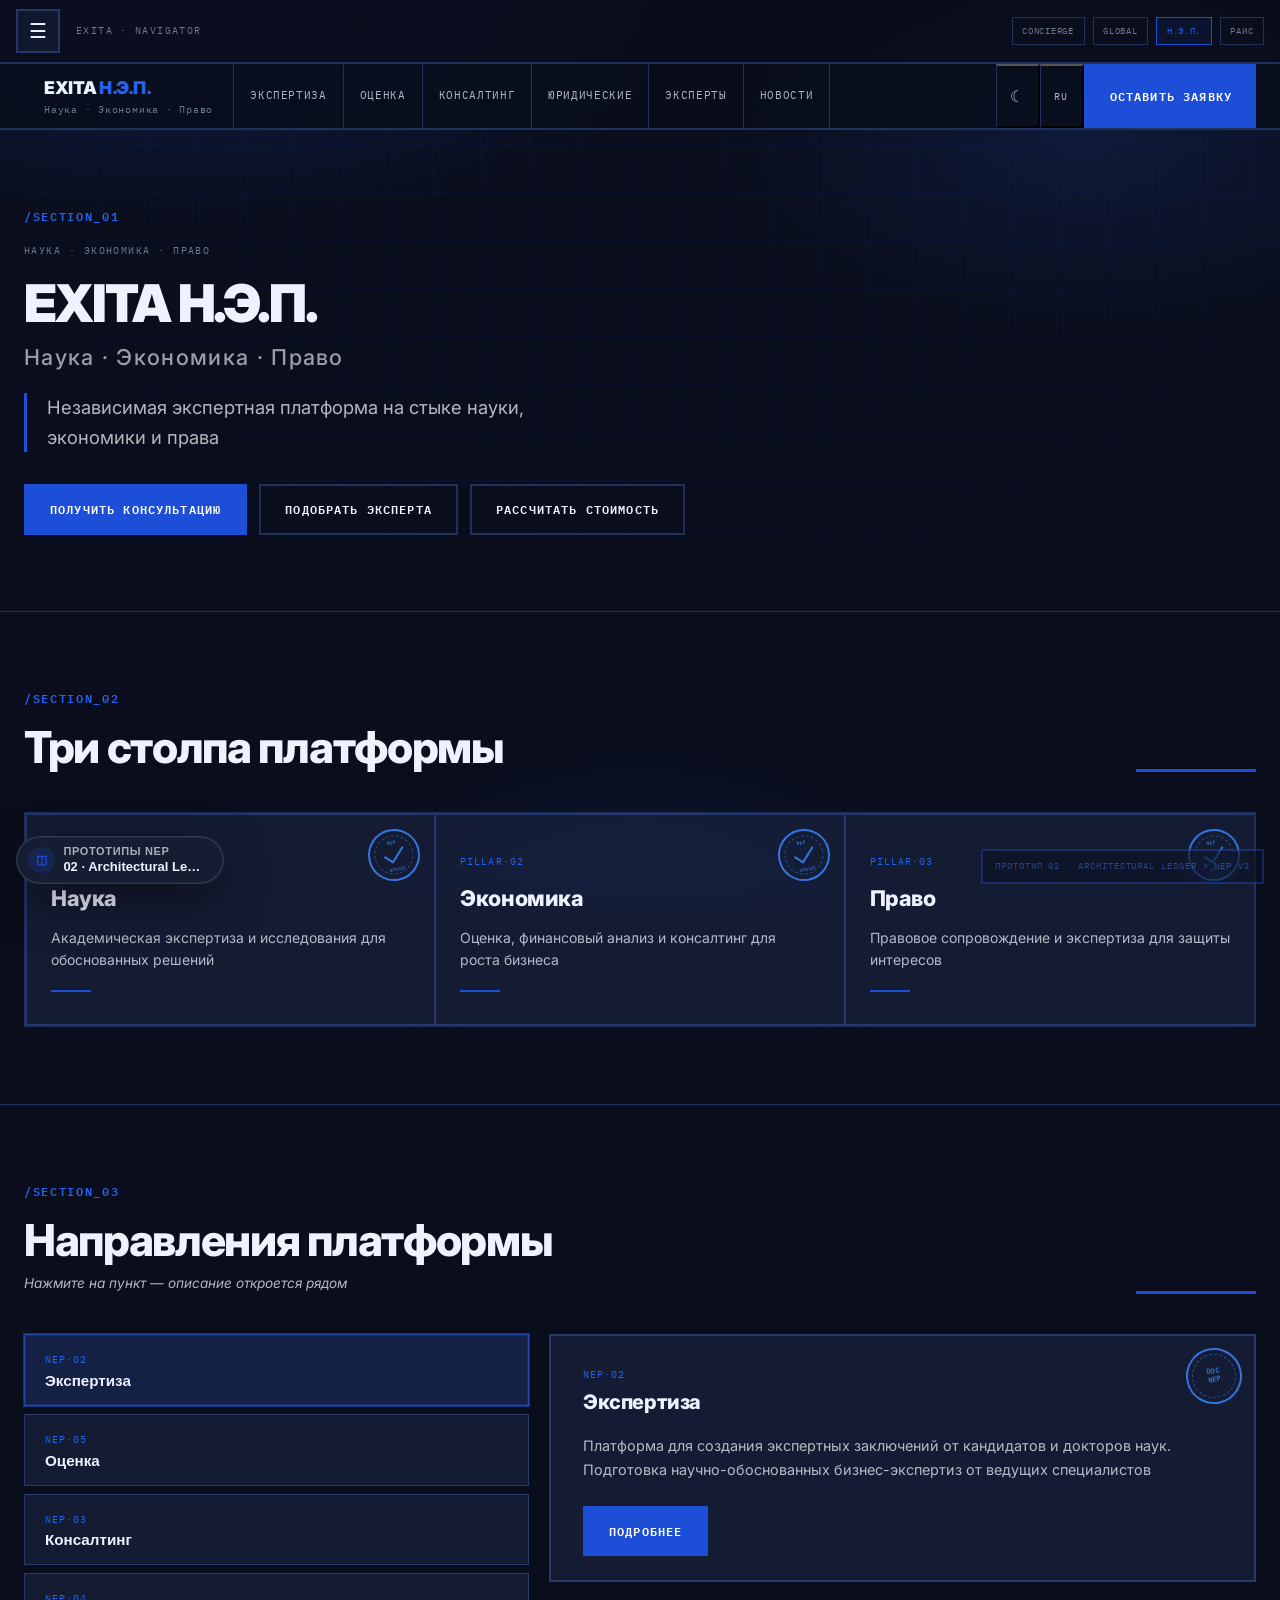
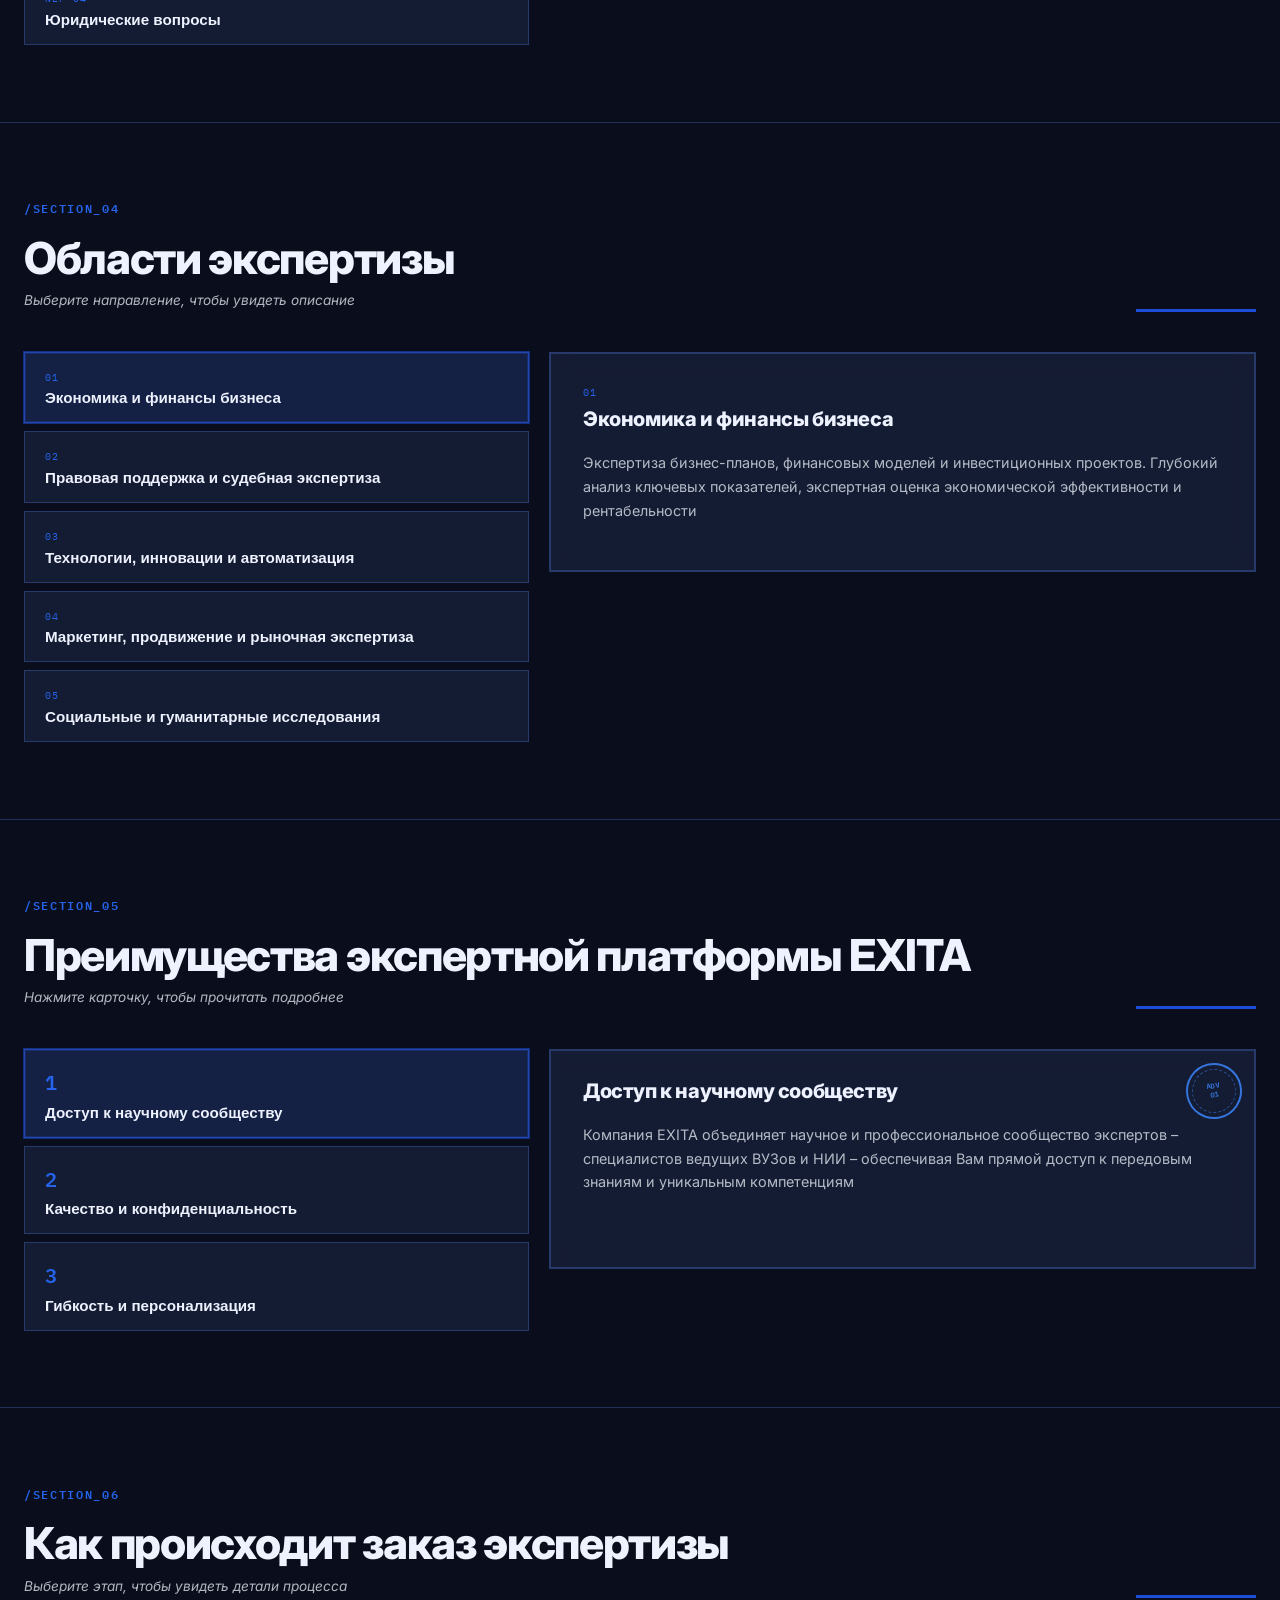
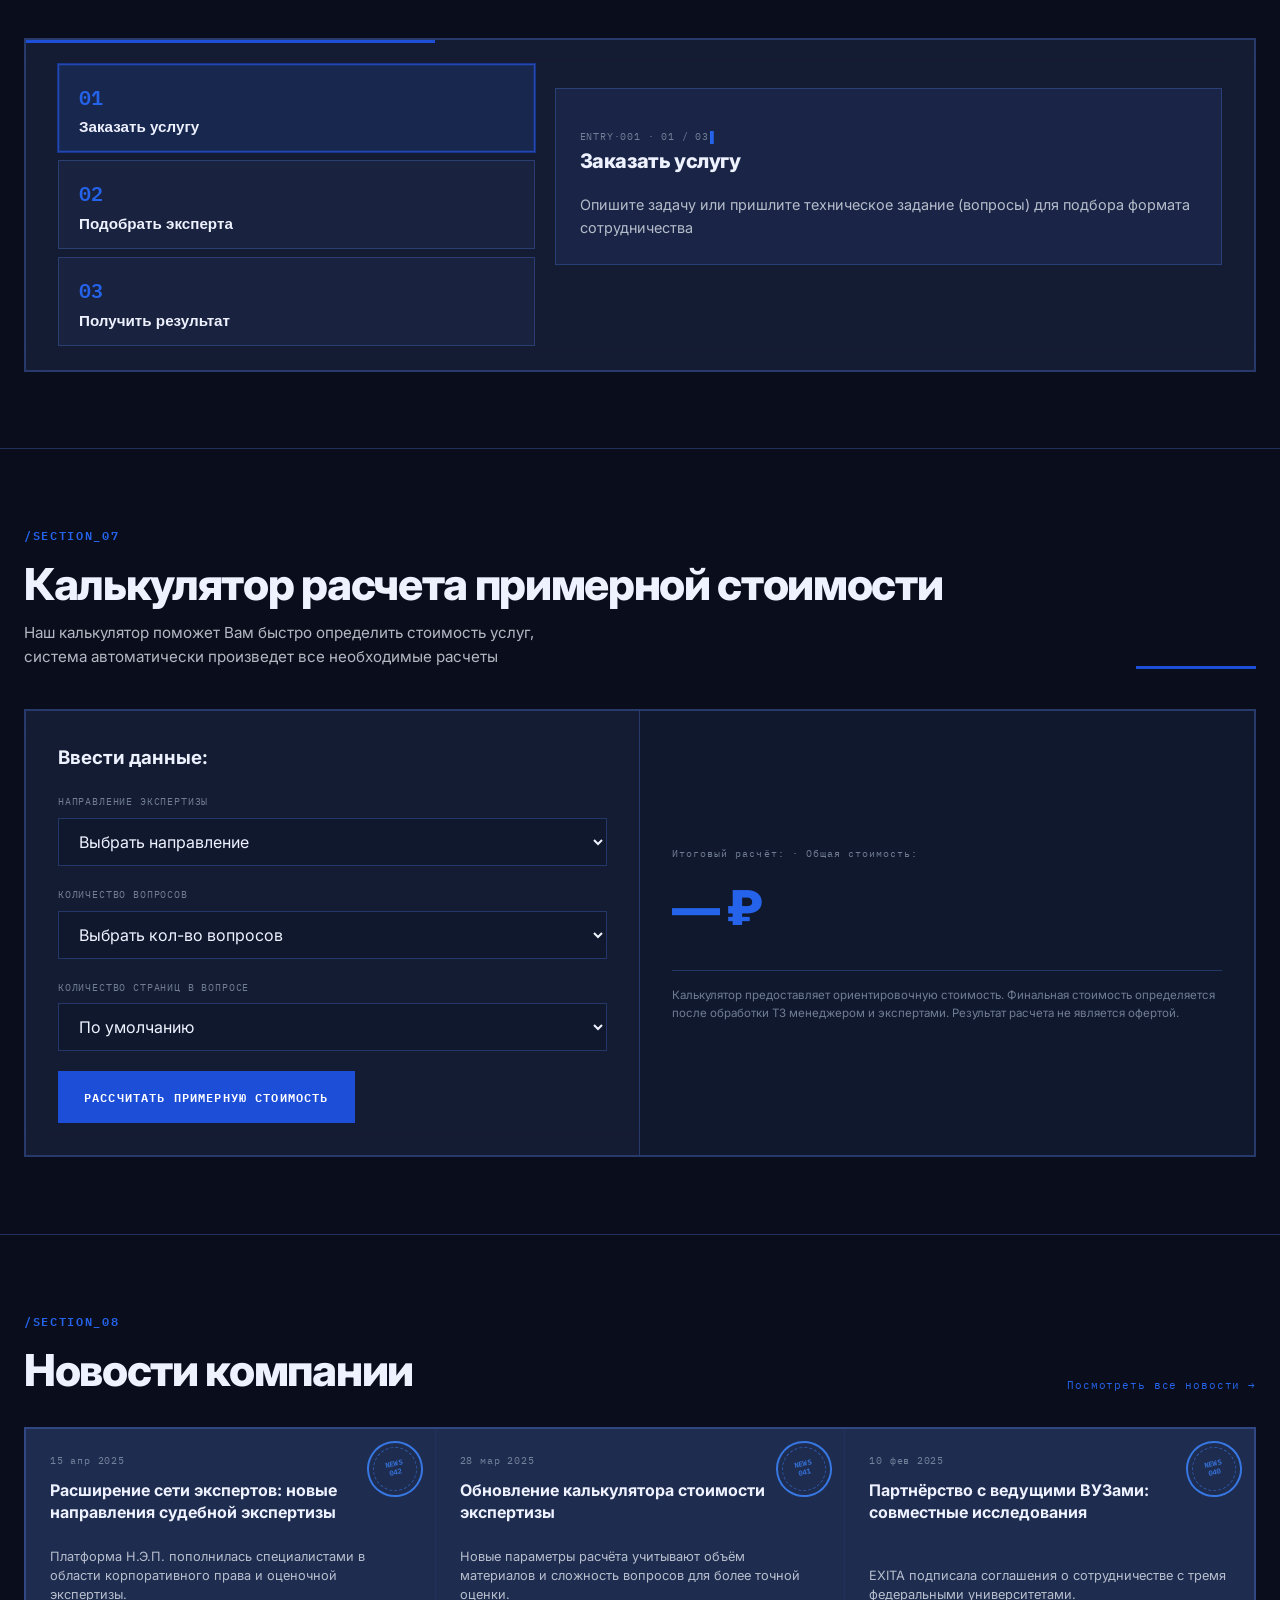
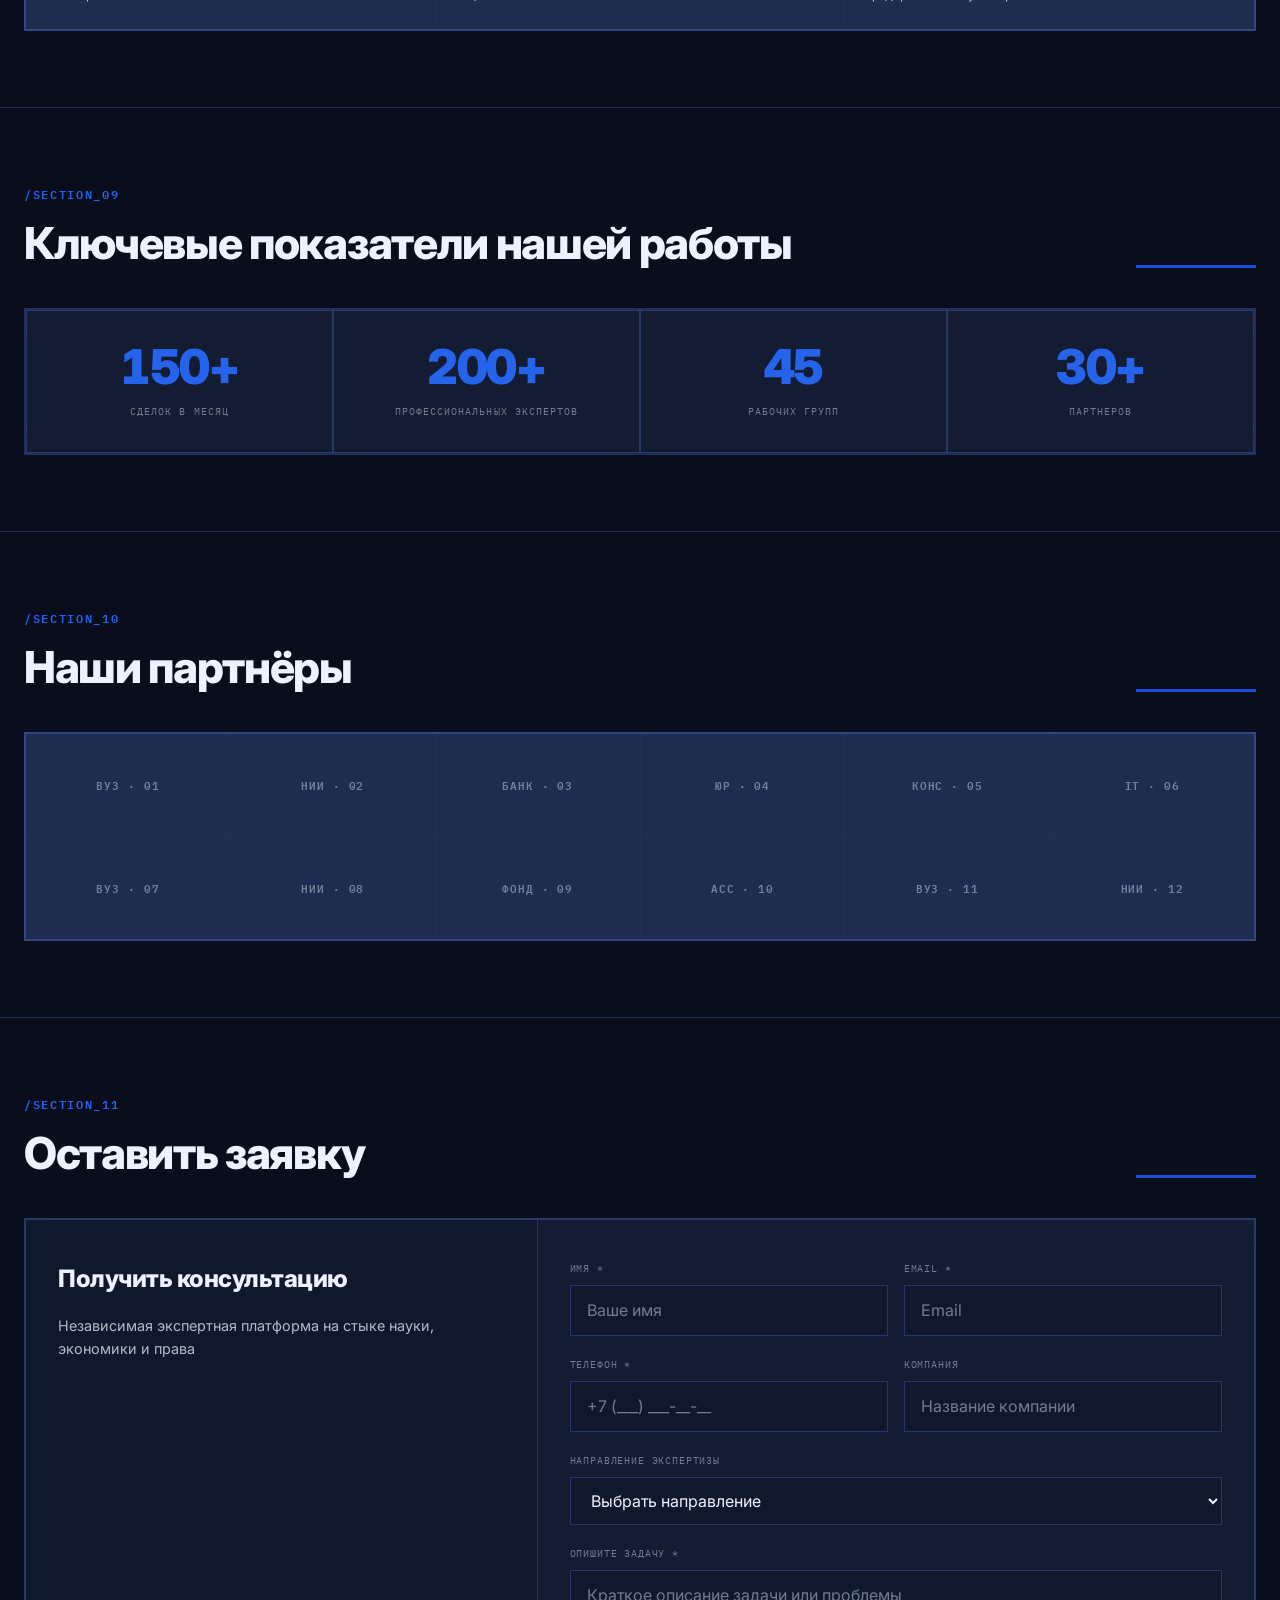
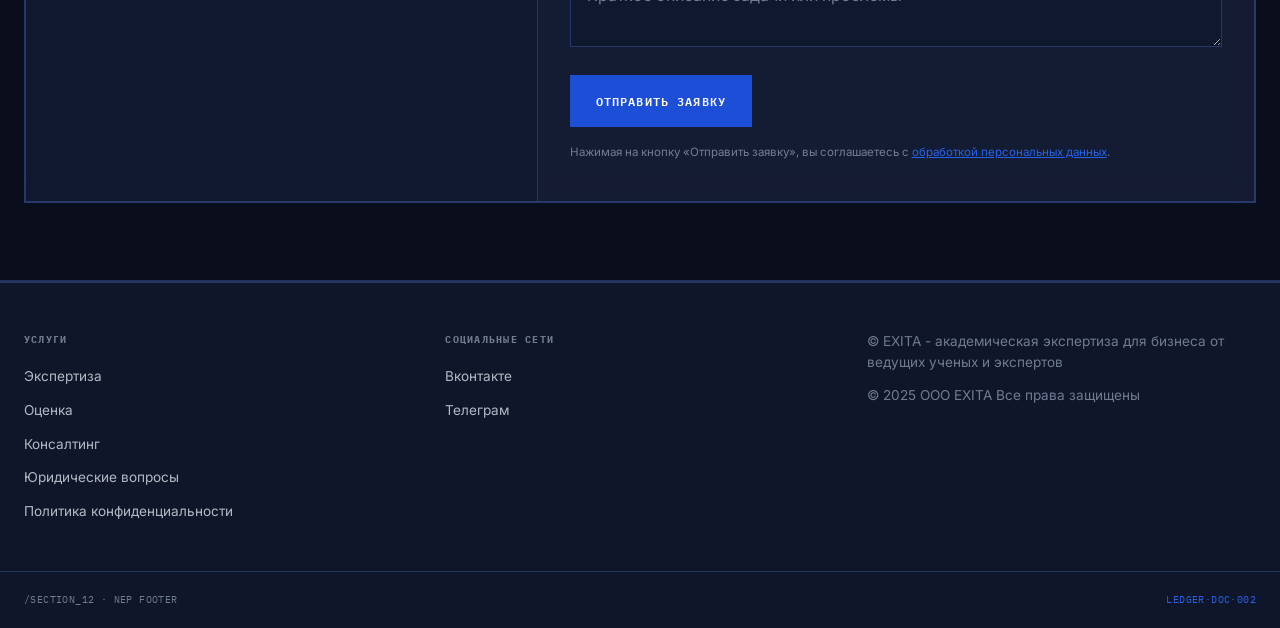
<file: 02-architectural-ledger/index.html>
<!DOCTYPE html>
<html lang="ru" class="dark nep-scrollbar-thin">
<head>
  <meta charset="UTF-8">
  <meta name="viewport" content="width=device-width, initial-scale=1.0">
  <title>EXITA Н.Э.П. — Architectural Ledger × NEP v2</title>
  <meta name="description" content="Независимая экспертная платформа на стыке науки, экономики и права. Прототип Architectural Ledger × NEP v2.">
  <script src="../_shared/proto-theme-init.js" data-mode="standard"></script>
  <link rel="preconnect" href="https://fonts.googleapis.com">
  <link rel="preconnect" href="https://fonts.gstatic.com" crossorigin>
  <link href="https://fonts.googleapis.com/css2?family=IBM+Plex+Mono:wght@400;500;600&family=Inter:wght@400;500;600;700;800;900&display=swap" rel="stylesheet">
  <style>
    *, *::before, *::after { box-sizing: border-box; margin: 0; padding: 0; }

    html.nep-scrollbar-thin {
      scrollbar-width: thin;
      scrollbar-color: color-mix(in srgb, var(--nep-accent) 55%, transparent) transparent;
    }
    html.nep-scrollbar-thin::-webkit-scrollbar { width: 4px; height: 4px; }
    html.nep-scrollbar-thin::-webkit-scrollbar-track { background: transparent; }
    html.nep-scrollbar-thin::-webkit-scrollbar-thumb {
      background: color-mix(in srgb, var(--nep-accent) 55%, transparent);
      border-radius: 0;
    }
    ::selection {
      background: color-mix(in srgb, var(--nep-accent) 35%, transparent);
    }

    .skip-link {
      position: absolute; left: -9999px; top: calc(var(--omni-h) + 0.5rem); z-index: 500;
      padding: 0.6rem 1rem; font-family: var(--mono); font-size: 0.72rem; letter-spacing: 0.08em;
      text-transform: uppercase; background: var(--nep-accent); color: var(--nep-on-accent); border: 2px solid var(--nep-accent);
    }
    .skip-link:focus { left: 0.75rem; outline: none; }

    a:focus-visible, button:focus-visible, input:focus-visible, select:focus-visible, textarea:focus-visible {
      outline: none;
      box-shadow: 0 0 0 3px color-mix(in srgb, var(--nep-accent) 35%, transparent);
    }

    .scroll-progress {
      position: fixed; top: 0; left: 0; z-index: 250; height: 2px; width: 0%;
      background: var(--nep-accent); pointer-events: none; transition: width 0.08s linear;
    }

    .reveal {
      opacity: 0; transform: translateY(16px);
      transition: opacity 0.55s cubic-bezier(0.22, 1, 0.36, 1), transform 0.55s cubic-bezier(0.22, 1, 0.36, 1);
    }
    .reveal.is-visible { opacity: 1; transform: translateY(0); }
    .reveal-stagger > * {
      opacity: 0; transform: translateY(16px);
      transition: opacity 0.55s cubic-bezier(0.22, 1, 0.36, 1), transform 0.55s cubic-bezier(0.22, 1, 0.36, 1);
    }
    .reveal-stagger.is-visible > * { opacity: 1; transform: translateY(0); }
    .reveal-stagger.is-visible > *:nth-child(1) { transition-delay: 0s; }
    .reveal-stagger.is-visible > *:nth-child(2) { transition-delay: 0.06s; }
    .reveal-stagger.is-visible > *:nth-child(3) { transition-delay: 0.12s; }
    .reveal-stagger.is-visible > *:nth-child(4) { transition-delay: 0.18s; }
    .reveal-stagger.is-visible > *:nth-child(5) { transition-delay: 0.24s; }
    .reveal-stagger.is-visible > *:nth-child(6) { transition-delay: 0.3s; }

    @media (prefers-reduced-motion: reduce) {
      html { scroll-behavior: auto; }
      .reveal, .reveal-stagger > * { opacity: 1; transform: none; transition: none; }
      .nep-backdrop::after { animation: none !important; }
      .explorer-panel-body { transition: none !important; }
      .scroll-progress { transition: none; }
      .stamp, .pillar:hover .stamp { transform: rotate(-12deg) !important; transition: none !important; }
      .nep-section.is-scanning::before { animation: none !important; opacity: 0 !important; }
      .ledger-meta::after { animation: none !important; opacity: 0 !important; }
    }
    :root,
    html.dark {
      --nep-accent: #1d4ed8;
      --nep-accent-bright: #2563eb;
      --nep-on-accent: #ffffff;
      --nep-bg: #0a0e1c;
      --nep-bg-elevated: #10182e;
      --nep-surface: rgba(22, 30, 52, 0.72);
      --nep-glass: rgba(30, 41, 72, 0.55);
      --nep-border: color-mix(in srgb, var(--nep-accent) 22%, rgba(148, 163, 184, 0.18));
      --app-glass-bg: var(--nep-glass);
      --app-border: var(--nep-border);
      --ambient-royal: rgba(29, 78, 216, 0.28);
      --nep-fg: #eef2ff;
      --nep-fg-muted: rgba(226, 232, 240, 0.78);
      --nep-fg-subtle: rgba(148, 163, 184, 0.72);
      --grid-line: rgba(29, 78, 216, 0.18);
      --stamp: #3b82f6;
      --nep-error: #dc2626;
      --nep-error-fg: #f87171;
      --nep-error-bg: color-mix(in srgb, var(--nep-error) 12%, transparent);
      --nep-success: #16a34a;
      --nep-success-fg: #4ade80;
      --nep-success-bg: color-mix(in srgb, var(--nep-success) 12%, transparent);
      --nep-header-shadow: 0 4px 24px rgba(0, 0, 0, 0.28), 0 0 0 1px color-mix(in srgb, var(--nep-accent) 12%, transparent);
      --mono: 'IBM Plex Mono', monospace;
      --sans: 'Inter', system-ui, sans-serif;
      --radius: 0;
      --omni-h: 4rem;
      --container: min(92rem, 100% - 2rem);
    }
    html.light {
      --nep-accent-bright: #1d4ed8;
      --nep-bg: #eef2fb;
      --nep-bg-elevated: #ffffff;
      --nep-surface: rgba(255, 255, 255, 0.94);
      --nep-glass: rgba(255, 255, 255, 0.88);
      --nep-border: color-mix(in srgb, var(--nep-accent) 16%, #cbd5e1);
      --app-glass-bg: var(--nep-glass);
      --app-border: var(--nep-border);
      --ambient-royal: rgba(29, 78, 216, 0.1);
      --nep-fg: #0f172a;
      --nep-fg-muted: #475569;
      --nep-fg-subtle: #64748b;
      --grid-line: rgba(29, 78, 216, 0.12);
      --stamp: #1e3a8a;
      --nep-error-fg: #b91c1c;
      --nep-success-fg: #15803d;
      --nep-header-shadow: 0 4px 20px rgba(15, 23, 42, 0.08);
    }
    html { scroll-behavior: smooth; }
    body {
      font-family: var(--sans);
      background: var(--nep-bg);
      color: var(--nep-fg);
      line-height: 1.6;
      -webkit-font-smoothing: antialiased;
      overflow-x: hidden;
      min-width: 0;
    }
    @media (min-width: 1024px) {
      body { padding-top: var(--omni-h); }
    }
    a { color: inherit; text-decoration: none; }
    input, select, textarea { font: inherit; }
    ul { list-style: none; }

    .nep-v2-scope {
      min-height: 100vh;
      position: relative;
    }

    .nep-backdrop {
      position: fixed; inset: 0; pointer-events: none; z-index: 0; overflow: hidden;
      background:
        radial-gradient(ellipse 80% 55% at 15% -5%, var(--ambient-royal), transparent 55%),
        radial-gradient(ellipse 60% 45% at 85% 15%, color-mix(in srgb, var(--nep-accent-bright) 14%, transparent), transparent 50%),
        radial-gradient(ellipse 50% 40% at 50% 100%, color-mix(in srgb, var(--nep-accent) 12%, transparent), transparent 45%),
        var(--nep-bg);
    }
    html.light .nep-backdrop::after { opacity: 0.32; }
    .nep-backdrop::after {
      content: ''; position: absolute; inset: 0;
      background-image:
        linear-gradient(var(--grid-line) 1px, transparent 1px),
        linear-gradient(90deg, var(--grid-line) 1px, transparent 1px);
      background-size: 48px 48px;
      opacity: 0.45;
      mask-image: radial-gradient(ellipse 90% 80% at 50% 20%, black 20%, transparent 75%);
      animation: backdrop-grid-drift 24s linear infinite;
    }
    @keyframes backdrop-grid-drift {
      0% { background-position: 0 0, 0 0; }
      100% { background-position: 0 48px, 48px 0; }
    }

    section.nep-section.is-scanning::before {
      content: ''; position: absolute; inset: 0; pointer-events: none; z-index: 0;
      background: linear-gradient(
        180deg,
        transparent 0%,
        color-mix(in srgb, var(--nep-accent) 22%, transparent) 48%,
        transparent 100%
      );
      background-size: 100% 96px;
      animation: section-grid-scan 1.1s cubic-bezier(0.22, 1, 0.36, 1) forwards;
    }
    @keyframes section-grid-scan {
      0% { background-position: 0 -96px; opacity: 0.7; }
      100% { background-position: 0 120%; opacity: 0; }
    }

    .omni-bar {
      position: fixed; top: 0; left: 0; right: 0; height: var(--omni-h);
      z-index: 200; display: flex; align-items: center; gap: 1rem;
      padding: 0 1rem; border-bottom: 2px solid var(--nep-border);
      background: color-mix(in srgb, var(--nep-bg) 92%, transparent);
      backdrop-filter: blur(12px);
    }
    .omni-bar__burger {
      width: 2.75rem; height: 2.75rem; border: 2px solid var(--nep-border);
      background: var(--nep-bg-elevated); cursor: pointer; font-size: 1.25rem;
      display: grid; place-items: center; color: var(--nep-fg);
    }
    .omni-bar__label {
      font-family: var(--mono); font-size: 0.62rem; letter-spacing: 0.14em;
      text-transform: uppercase; color: var(--nep-fg-subtle);
    }
    .omni-bar__zones { margin-left: auto; display: flex; gap: 0.5rem; flex-wrap: wrap; }
    .omni-bar__zone {
      font-family: var(--mono); font-size: 0.58rem; letter-spacing: 0.08em;
      text-transform: uppercase; padding: 0.35rem 0.6rem; border: 1px solid var(--nep-border);
      color: var(--nep-fg-subtle);
    }
    .omni-bar__zone.is-active {
      border-color: var(--nep-accent); color: var(--nep-accent-bright);
      background: color-mix(in srgb, var(--nep-accent) 10%, transparent);
    }

    .prototype-badge {
      position: fixed; bottom: 1rem; right: 1rem; z-index: 150;
      font-family: var(--mono); font-size: 0.58rem; letter-spacing: 0.1em;
      text-transform: uppercase; padding: 0.5rem 0.75rem;
      border: 2px solid color-mix(in srgb, var(--nep-accent) 45%, var(--nep-border));
      background: color-mix(in srgb, var(--nep-bg) 72%, transparent);
      color: color-mix(in srgb, var(--nep-accent-bright) 65%, var(--nep-fg-subtle));
      backdrop-filter: blur(8px); opacity: 0.55; cursor: default;
      transition: opacity 0.25s, color 0.25s, border-color 0.25s;
    }
    .prototype-badge:hover {
      opacity: 1; color: var(--nep-accent-bright);
      border-color: var(--nep-accent);
    }

    .nep-container { width: var(--container); margin-inline: auto; padding-inline: 1rem; position: relative; z-index: 1; }
    .nep-page-wrap { position: relative; overflow-x: hidden; }
    section.nep-section {
      padding: clamp(3rem, 6vw, 5rem) 0; border-bottom: 1px solid var(--nep-border);
      position: relative; z-index: 1; overflow: hidden;
    }
    section.nep-section > .nep-container { position: relative; z-index: 1; }

    .section-index {
      font-family: var(--mono); font-size: clamp(0.65rem, 1.5vw, 0.75rem);
      font-weight: 600; letter-spacing: 0.14em; text-transform: uppercase;
      color: var(--nep-accent-bright); display: block; margin-bottom: 1rem;
    }
    .section-title { font-size: clamp(1.75rem, 4vw, 2.75rem); font-weight: 800; letter-spacing: -0.03em; line-height: 1.08; }
    .section-lead { margin-top: 0.75rem; max-width: 52ch; color: var(--nep-fg-muted); font-size: 0.95rem; }
    .section-hint {
      margin-top: 0.5rem; font-size: 0.85rem; color: var(--nep-fg-subtle);
      font-style: italic; font-weight: 400;
    }
    .section-header { margin-bottom: 2.5rem; display: grid; grid-template-columns: 1fr auto; gap: 1rem; align-items: end; }
    .section-header-rule { width: 120px; height: 3px; background: var(--nep-accent); }

    .stamp {
      position: absolute; top: 12px; right: 12px; width: 56px; height: 56px;
      display: grid; place-items: center; transform: rotate(-12deg); opacity: 0.88;
      pointer-events: none; transition: transform 0.4s cubic-bezier(0.22, 1, 0.36, 1);
      color: var(--stamp);
    }
    html.light .stamp {
      opacity: 1;
      color: var(--stamp);
      filter: drop-shadow(0 1px 0 rgba(255, 255, 255, 0.65));
    }
    .pillar:hover .stamp,
    .news-card:hover .stamp {
      transform: rotate(-4deg) scale(1.05);
    }
    .stamp-svg { width: 56px; height: 56px; display: block; }
    .stamp-inner {
      font-family: var(--mono); font-size: 0.45rem; font-weight: 600; text-align: center;
      line-height: 1.2; color: var(--stamp); letter-spacing: 0.06em;
    }
    .stamp--text {
      border: 2px solid var(--stamp); border-radius: 50%; position: absolute;
    }
    .stamp--text::before {
      content: ''; position: absolute; inset: 4px; border: 1px dashed var(--stamp);
      border-radius: 50%; opacity: 0.6;
    }

    .nep-btn-primary, .nep-btn-ghost, .btn {
      display: inline-flex; align-items: center; justify-content: center; gap: 0.5rem;
      padding: 0.875rem 1.5rem; font-family: var(--mono); font-size: 0.72rem;
      font-weight: 600; letter-spacing: 0.1em; text-transform: uppercase;
      border: 2px solid transparent; cursor: pointer; border-radius: var(--radius);
      transition: background 0.2s, border-color 0.2s, color 0.2s;
    }
    .nep-btn-primary, .btn-primary {
      background: var(--nep-accent); border-color: var(--nep-accent); color: var(--nep-on-accent);
    }
    .nep-btn-primary:hover, .btn-primary:hover { background: var(--nep-accent-bright); border-color: var(--nep-accent-bright); }
    .nep-btn-primary:active, .btn-primary:active { transform: translateY(0) scale(0.98); }
    .nep-btn-ghost, .btn-ghost {
      background: transparent; border-color: var(--nep-border); color: var(--nep-fg);
    }
    .nep-btn-ghost:hover, .btn-ghost:hover { border-color: var(--nep-accent); color: var(--nep-accent-bright); }

    .nep-pillar-card, .nep-panel, .panel,
    .explorer-tab, .explorer-panel, .pillar, .news-card, .stat, .partner,
    .calc-form, .calc-result, .lead-info, .lead-form-wrap {
      color: var(--nep-fg);
    }
    .nep-pillar-card, .nep-panel, .panel {
      border-radius: var(--radius); border: 1px solid var(--nep-border);
      background: var(--nep-glass); backdrop-filter: blur(14px);
      position: relative;
    }
    .panel-heavy { border-width: 2px; border-color: color-mix(in srgb, var(--nep-accent) 25%, var(--nep-border)); }
    .nep-panel-body, .panel-body { padding: 1.5rem 2rem; }
    .nep-field, .form-group select, .form-group input, .form-group textarea {
      width: 100%; padding: 0.75rem 1rem;
      background: color-mix(in srgb, var(--nep-bg-elevated) 88%, transparent);
      border: 1px solid var(--nep-border); color: var(--nep-fg); border-radius: var(--radius);
    }
    .nep-field:focus, .form-group select:focus, .form-group input:focus, .form-group textarea:focus {
      outline: none; border-color: var(--nep-accent);
    }
    .form-group { margin-bottom: 1.25rem; }
    .form-group label {
      display: block; font-family: var(--mono); font-size: 0.65rem;
      letter-spacing: 0.08em; text-transform: uppercase; color: var(--nep-fg-subtle); margin-bottom: 0.5rem;
    }
    .nep-field::placeholder,
    .form-group input::placeholder,
    .form-group textarea::placeholder {
      color: var(--nep-fg-subtle);
      opacity: 1;
    }
    .form-group select option {
      background: var(--nep-bg-elevated);
      color: var(--nep-fg);
    }
    html.light .explorer-tab.is-active {
      background: color-mix(in srgb, var(--nep-accent) 8%, var(--nep-bg-elevated));
    }
    html.light .stamp,
    html.light .stamp-inner,
    html.light .stamp-svg,
    html.light .section-index,
    html.light .explorer-tab-code,
    html.light .explorer-tab-num,
    html.light .pillar-code {
      color: var(--stamp);
    }
    html.light .stamp--text {
      border-color: var(--stamp);
    }
    html.light .stamp--text::before {
      border-color: var(--stamp);
      opacity: 0.75;
    }

    .nep-header {
      position: sticky; top: var(--omni-h); z-index: 100;
      background: color-mix(in srgb, var(--nep-bg) 88%, transparent);
      backdrop-filter: blur(12px); border-bottom: 2px solid var(--nep-border);
      transition: background 0.3s, box-shadow 0.3s, backdrop-filter 0.3s;
    }
    .nep-header.is-scrolled {
      background: color-mix(in srgb, var(--nep-bg) 94%, transparent);
      backdrop-filter: blur(16px);
      box-shadow: var(--nep-header-shadow);
    }
    .nep-header-grid {
      display: grid; grid-template-columns: auto 1fr auto; align-items: stretch; min-height: 64px;
    }
    .nep-header-brand {
      display: flex; align-items: center; gap: 1rem; padding: 0 1.25rem; border-right: 1px solid var(--nep-border);
    }
    .nep-header-logo { font-weight: 900; font-size: 1.1rem; letter-spacing: -0.02em; }
    .nep-header-logo span { color: var(--nep-accent-bright); }
    .nep-header-expansion {
      font-family: var(--mono); font-size: 0.6rem; letter-spacing: 0.08em;
      color: var(--nep-fg-subtle); display: none;
    }
    .nep-header-nav { display: flex; align-items: stretch; }
    .nep-header-nav a {
      display: flex; align-items: center; padding: 0 1rem; font-family: var(--mono);
      font-size: 0.68rem; letter-spacing: 0.06em; text-transform: uppercase;
      border-right: 1px solid var(--nep-border); color: var(--nep-fg-muted);
      transition: color 0.2s, background 0.2s;
    }
    .nep-header-nav a:hover { color: var(--nep-fg); background: color-mix(in srgb, var(--nep-accent) 8%, transparent); }
    .nep-header-actions {
      display: grid;
      grid-auto-flow: column;
      grid-auto-columns: max-content;
      align-items: stretch;
      gap: 0;
    }
    .nep-header-actions .btn { border-radius: 0; height: 100%; border-top: none; border-bottom: none; border-right: none; }
    .icon-btn {
      border-left: 1px solid var(--nep-border);
      min-width: 2.75rem;
      padding: 0 0.75rem;
      background: none;
      cursor: pointer;
      font-family: var(--mono);
      font-size: 0.65rem;
      letter-spacing: 0.08em;
      color: var(--nep-fg-muted);
      display: inline-flex;
      align-items: center;
      justify-content: center;
    }
    #themeToggle { font-size: 1rem; line-height: 1; }
    .lang-toggle-xs-hide { display: inline-flex; }
    .menu-toggle {
      display: none; background: none; border: none; border-left: 1px solid var(--nep-border);
      padding: 0 1rem; cursor: pointer; color: var(--nep-fg);
    }
    .menu-toggle span { display: block; width: 20px; height: 2px; background: currentColor; margin: 4px 0; }

    .hero { padding: clamp(3rem, 8vw, 5rem) 0 clamp(2.5rem, 6vw, 4rem); border-bottom: 2px solid var(--nep-border); }
    .hero-eyebrow {
      font-family: var(--mono); font-size: 0.65rem; letter-spacing: 0.14em;
      text-transform: uppercase; color: var(--nep-fg-subtle); margin-bottom: 1rem;
    }
    .hero-title { font-size: clamp(2.5rem, 7vw, 4.5rem); font-weight: 900; letter-spacing: -0.04em; line-height: 0.95; }
    .hero-title .sub { display: block; font-size: 0.42em; font-weight: 500; letter-spacing: 0.06em; color: var(--nep-fg-muted); margin-top: 0.75rem; opacity: 0.85; }
    .hero-tagline { margin-top: 1.5rem; font-size: clamp(1rem, 2vw, 1.15rem); color: var(--nep-fg-muted); max-width: 46ch; border-left: 3px solid var(--nep-accent); padding-left: 1.25rem; }
    .hero-actions { display: flex; flex-wrap: wrap; gap: 0.75rem; margin-top: 2rem; }

    .pillars-grid { display: grid; grid-template-columns: repeat(3, 1fr); gap: 0; border: 2px solid var(--nep-border); min-width: 0; width: 100%; max-width: 100%; overflow: hidden; }
    .pillar {
      padding: 2rem 1.5rem; border-right: 1px solid var(--nep-border); position: relative;
      transition: background 0.25s; min-width: 0;
    }
    .pillar::after {
      content: '→'; position: absolute; right: 1.25rem; bottom: 1.75rem;
      font-family: var(--mono); font-size: 0.85rem; color: var(--nep-accent-bright);
      opacity: 0; transition: opacity 0.25s ease, transform 0.25s ease;
    }
    .pillar:hover::after { opacity: 1; transform: translateX(3px); }
    .pillar:last-child { border-right: none; }
    .pillar:hover { background: color-mix(in srgb, var(--nep-accent) 6%, transparent); }
    .pillar-code { font-family: var(--mono); font-size: 0.65rem; color: var(--nep-accent-bright); letter-spacing: 0.1em; text-transform: uppercase; }
    .pillar-title { font-size: 1.35rem; font-weight: 800; margin-top: 0.5rem; letter-spacing: -0.02em; }
    .pillar-desc { margin-top: 0.75rem; font-size: 0.875rem; color: var(--nep-fg-muted); line-height: 1.55; }
    .pillar-divider { width: 40px; height: 2px; background: var(--nep-accent); margin-top: 1.25rem; }

    .explorer { display: grid; gap: 1.5rem; min-width: 0; }
    @media (min-width: 1024px) { .explorer { grid-template-columns: minmax(0, 5fr) minmax(0, 7fr); } }
    .explorer-list { display: grid; gap: 0.5rem; min-width: 0; }
    .explorer-tab {
      text-align: left; width: 100%; padding: 1rem 1.25rem; cursor: pointer;
      border: 1px solid var(--nep-border); background: var(--nep-glass);
      color: var(--nep-fg);
      transition: border-color 0.2s, background 0.2s, box-shadow 0.2s;
      min-width: 0;
    }
    .explorer-tab.is-active {
      border-color: color-mix(in srgb, var(--nep-accent) 55%, var(--nep-border));
      background: color-mix(in srgb, var(--nep-accent) 10%, var(--nep-glass));
      box-shadow:
        inset 0 0 0 1px color-mix(in srgb, var(--nep-accent) 25%, transparent),
        0 0 0 1px color-mix(in srgb, var(--nep-accent) 55%, transparent);
    }
    .explorer-tab-code { font-family: var(--mono); font-size: 0.62rem; color: var(--nep-accent-bright); letter-spacing: 0.1em; }
    .explorer-tab-title { display: block; margin-top: 0.35rem; font-weight: 700; font-size: 0.95rem; color: var(--nep-fg); }
    .explorer-tab-num { font-family: var(--mono); font-size: 1.25rem; font-weight: 600; color: var(--nep-accent-bright); }
    .explorer-panel { min-height: 220px; border: 2px solid var(--nep-border); }
    .explorer-panel-body {
      opacity: 1;
      transition: opacity 0.22s cubic-bezier(0.22, 1, 0.36, 1), transform 0.22s cubic-bezier(0.22, 1, 0.36, 1);
    }
    .explorer-panel-body.is-fading { opacity: 0; transform: translateY(-6px); }
    .ledger-meta::after {
      content: '▋'; margin-left: 0.15em; color: var(--nep-accent-bright);
      animation: cursor-blink 1.05s step-end infinite;
    }
    @keyframes cursor-blink {
      0%, 49% { opacity: 1; }
      50%, 100% { opacity: 0; }
    }
    .explorer-panel-title { font-size: 1.25rem; font-weight: 800; letter-spacing: -0.02em; }
    .explorer-panel-desc { margin-top: 1rem; font-size: 0.9rem; color: var(--nep-fg-muted); line-height: 1.65; }
    .explorer-panel-meta { font-family: var(--mono); font-size: 0.62rem; color: var(--nep-fg-subtle); margin-top: 1rem; letter-spacing: 0.08em; }
    .explorer-panel-cta { margin-top: 1.5rem; }

    .process-shell { position: relative; overflow: hidden; }

    .process-progress {
      position: absolute; top: 0; left: 0; height: 3px; width: 33.33%;
      background: var(--nep-accent); transition: width 0.3s;
    }
    .process-detail-panel {
      margin-top: 1.5rem; padding: 1.5rem;
      border: 1px solid var(--nep-border);
      background: color-mix(in srgb, var(--nep-accent) 5%, var(--nep-glass));
      min-height: 140px; position: relative; color: var(--nep-fg);
    }

    .calc-layout { display: grid; gap: 0; border: 2px solid var(--nep-border); min-width: 0; max-width: 100%; }
    @media (min-width: 768px) { .calc-layout { grid-template-columns: 1fr 1fr; } }
    .calc-form { padding: 2rem; border-bottom: 1px solid var(--nep-border); }
    @media (min-width: 768px) { .calc-form { border-bottom: none; border-right: 1px solid var(--nep-border); } }
    .calc-result { padding: 2rem; background: var(--nep-bg-elevated); display: flex; flex-direction: column; justify-content: center; }
    .calc-total-label { font-family: var(--mono); font-size: 0.65rem; letter-spacing: 0.1em; color: var(--nep-fg-subtle); }
    .calc-total { font-size: clamp(2rem, 4vw, 3rem); font-weight: 900; color: var(--nep-accent-bright); letter-spacing: -0.03em; margin-top: 0.5rem; }
    .calc-disclaimer { margin-top: 1.5rem; font-size: 0.72rem; color: var(--nep-fg-subtle); line-height: 1.5; border-top: 1px solid var(--nep-border); padding-top: 1rem; }

    .news-head { display: flex; flex-wrap: wrap; justify-content: space-between; align-items: end; gap: 1rem; margin-bottom: 2rem; }
    .news-link-all { font-family: var(--mono); font-size: 0.68rem; color: var(--nep-accent-bright); letter-spacing: 0.08em; }
    .news-grid { display: grid; gap: 1px; background: var(--nep-border); border: 2px solid var(--nep-border); min-width: 0; max-width: 100%; }
    @media (min-width: 768px) { .news-grid { grid-template-columns: repeat(3, 1fr); } }
    .news-card {
      background: var(--nep-glass); padding: 1.5rem; position: relative; min-height: 200px;
      display: flex; flex-direction: column;
      transition: background 0.2s, transform 0.22s cubic-bezier(0.22, 1, 0.36, 1);
    }
    .news-card:hover { background: var(--nep-bg-elevated); transform: translateY(-2px); }
    .news-date { font-family: var(--mono); font-size: 0.62rem; color: var(--nep-fg-subtle); letter-spacing: 0.08em; }
    .news-title {
      font-weight: 700; font-size: 1rem; margin-top: 0.75rem; line-height: 1.35; flex: 1;
      display: -webkit-box; -webkit-line-clamp: 2; -webkit-box-orient: vertical; overflow: hidden;
      transition: color 0.2s;
      text-decoration: underline transparent; text-underline-offset: 3px;
    }
    .news-card:hover .news-title {
      color: var(--nep-accent-bright);
      text-decoration-color: color-mix(in srgb, var(--nep-accent) 65%, transparent);
    }
    .news-excerpt {
      font-size: 0.8rem; color: var(--nep-fg-muted); margin-top: 0.75rem; line-height: 1.5;
      display: -webkit-box; -webkit-line-clamp: 3; -webkit-box-orient: vertical; overflow: hidden;
    }

    .stats-grid { display: grid; gap: 0; border: 2px solid var(--nep-border); min-width: 0; max-width: 100%; }
    @media (min-width: 640px) { .stats-grid { grid-template-columns: repeat(2, 1fr); } }
    @media (min-width: 1024px) { .stats-grid { grid-template-columns: repeat(4, 1fr); } }
    .stat { padding: 2rem 1.5rem; text-align: center; border-right: 1px solid var(--nep-border); border-bottom: 1px solid var(--nep-border); position: relative; }
    .stat-value {
      font-size: clamp(2rem, 4vw, 3rem); font-weight: 900; letter-spacing: -0.03em;
      color: var(--nep-accent-bright); line-height: 1; font-variant-numeric: tabular-nums;
    }
    .stat-label { font-family: var(--mono); font-size: 0.65rem; letter-spacing: 0.1em; text-transform: uppercase; color: var(--nep-fg-subtle); margin-top: 0.75rem; }

    .partners-grid { display: grid; grid-template-columns: repeat(6, 1fr); gap: 1px; background: var(--nep-border); border: 2px solid var(--nep-border); min-width: 0; max-width: 100%; }
    .partner {
      background: var(--nep-glass); aspect-ratio: 2/1; display: flex; align-items: center; justify-content: center;
      font-family: var(--mono); font-size: 0.7rem; font-weight: 600; letter-spacing: 0.08em;
      color: var(--nep-fg-subtle); opacity: 0.5;
      transition: background 0.2s, color 0.2s, opacity 0.25s, transform 0.25s cubic-bezier(0.22, 1, 0.36, 1);
    }
    .partner:hover {
      background: var(--nep-bg-elevated); color: var(--nep-fg-muted);
      opacity: 0.85; transform: scale(1.02);
    }

    .lead-grid { display: grid; gap: 0; border: 2px solid var(--nep-border); min-width: 0; max-width: 100%; }
    @media (min-width: 1024px) { .lead-grid { grid-template-columns: 5fr 7fr; } }
    .lead-info { padding: 2.5rem 2rem; border-bottom: 1px solid var(--nep-border); background: var(--nep-bg-elevated); }
    @media (min-width: 1024px) { .lead-info { border-bottom: none; border-right: 1px solid var(--nep-border); } }
    .lead-form-wrap { padding: 2.5rem 2rem; }
    .form-row { display: grid; grid-template-columns: 1fr 1fr; gap: 1rem; }
    .form-consent { margin-top: 1rem; font-size: 0.72rem; color: var(--nep-fg-subtle); }
    .form-consent a { color: var(--nep-accent-bright); text-decoration: underline; }

    .calc-form-title { font-weight: 700; margin-bottom: 1.25rem; }
    .lead-info-title { font-size: 1.5rem; font-weight: 800; letter-spacing: -0.02em; }
    .lead-info-desc { margin-top: 1rem; font-size: 0.9rem; color: var(--nep-fg-muted); line-height: 1.6; }
    .footer-copy-note { margin-top: 0.75rem; }

    .form-error {
      display: none; margin-bottom: 1rem; padding: 0.75rem 1rem;
      border: 1px solid var(--nep-error); background: var(--nep-error-bg);
      font-family: var(--mono); font-size: 0.68rem; letter-spacing: 0.06em; color: var(--nep-error-fg);
    }
    .form-error.is-visible { display: block; }
    .nep-field.is-invalid, .form-group select.is-invalid, .form-group input.is-invalid {
      border-color: var(--nep-error);
      animation: field-shake 0.45s cubic-bezier(0.36, 0.07, 0.19, 0.97);
    }
    @keyframes field-shake {
      0%, 100% { transform: translateX(0); }
      20% { transform: translateX(-6px); }
      40% { transform: translateX(6px); }
      60% { transform: translateX(-4px); }
      80% { transform: translateX(4px); }
    }
    .lead-success {
      display: none; padding: 1.25rem; border: 2px solid var(--nep-success);
      background: var(--nep-success-bg);
      font-size: 0.9rem; color: var(--nep-success-fg); line-height: 1.55;
    }
    .lead-success.is-visible { display: block; }
    .is-hidden { display: none !important; }

    .nep-footer { background: color-mix(in srgb, var(--nep-bg-elevated) 80%, var(--nep-bg)); border-top: 2px solid var(--nep-border); padding: 3rem 0 0; position: relative; z-index: 1; }
    .footer-grid { display: grid; gap: 2rem; padding-bottom: 2.5rem; border-bottom: 1px solid var(--nep-border); }
    @media (min-width: 768px) { .footer-grid { grid-template-columns: repeat(3, 1fr); } }
    .footer-col h4 { font-family: var(--mono); font-size: 0.65rem; letter-spacing: 0.12em; text-transform: uppercase; color: var(--nep-fg-subtle); margin-bottom: 1rem; }
    .footer-col li { margin-bottom: 0.5rem; }
    .footer-col a { font-size: 0.85rem; color: var(--nep-fg-muted); transition: color 0.2s; }
    .footer-col a:hover { color: var(--nep-fg); }
    .footer-copy { font-size: 0.85rem; color: var(--nep-fg-subtle); line-height: 1.55; }
    .footer-bottom {
      display: flex; flex-wrap: wrap; justify-content: space-between; align-items: center;
      gap: 0.75rem 1rem; padding: 1.25rem 0;
      font-family: var(--mono); font-size: 0.62rem; color: var(--nep-fg-subtle); letter-spacing: 0.04em;
      min-width: 0;
    }
    .footer-bottom > span { min-width: 0; overflow-wrap: anywhere; }
    .footer-code {
      color: var(--nep-accent-bright);
      font-variant-numeric: tabular-nums;
      white-space: nowrap;
      overflow: hidden;
      text-overflow: ellipsis;
      max-width: 100%;
    }

    .fade-hidden { opacity: 0; pointer-events: none; position: absolute; }

    @media (min-width: 900px) { .nep-header-expansion { display: block; } }
    @media (min-width: 1024px) {
      .nep-header-nav .header-cta { display: none; }
    }

    @media (max-width: 1023px) {
      .partners-grid { grid-template-columns: repeat(3, 1fr); }
      .nep-backdrop::after { background-size: 32px 32px; opacity: 0.32; }
      header nav.nep-header-nav.is-open,
      .nep-header .nep-header-nav.is-open,
      [id="mainNav"].is-open {
        display: flex !important; flex-direction: column; position: absolute; top: 100%; left: 0; right: 0;
        z-index: 150;
        background: var(--nep-bg-elevated); border-bottom: 2px solid var(--nep-border);
        box-shadow: 0 18px 40px rgba(0, 0, 0, 0.18);
      }
      header nav.nep-header-nav.is-open a,
      [id="mainNav"].is-open a { border-right: none; border-bottom: 1px solid var(--nep-border); padding: 1rem 1.25rem; color: var(--nep-fg); }
      header nav.nep-header-nav.is-open a.header-cta,
      [id="mainNav"].is-open a.header-cta {
        display: flex !important; border-color: var(--nep-accent);
        color: var(--nep-on-accent); background: var(--nep-accent); font-weight: 600;
      }
      .nep-header-grid { grid-template-columns: minmax(0, 1fr) auto; position: relative; min-width: 0; }
      .nep-header-brand { border-right: none; min-width: 0; }
      .nep-header-actions { flex-shrink: 0; }
    }
    @media (max-width: 767px) {
      .form-row { grid-template-columns: 1fr; }
      .partners-grid { grid-template-columns: repeat(2, 1fr); }
      .section-header { grid-template-columns: 1fr; }
      .hero-actions .btn { width: 100%; }
      .omni-bar__zones { display: none; }
      .hero-title { font-size: clamp(1.75rem, 8vw, 2.75rem); }
      .lang-toggle-xs-hide { display: none !important; }
      .icon-btn { min-width: 2.5rem; padding-inline: 0.5rem; }
      .pillar { border-right: none; border-bottom: 1px solid var(--nep-border); }
      .pillar:last-child { border-bottom: none; }
    }
    @media (max-width: 480px) {
      .footer-code { white-space: normal; }
    }
  </style>
  <link rel="stylesheet" href="../_shared/proto-fixes.css">
</head>
<body>
  <a class="skip-link" href="#main">Перейти к содержимому</a>
  <div class="scroll-progress" id="scrollProgress" aria-hidden="true"></div>

  <div class="nep-v2-scope">
  <div class="omni-bar" role="banner" aria-label="Omni-Bar">
    <button type="button" class="omni-bar__burger" id="omniBurger" aria-label="Меню зон" title="Меню платформы EXITA">☰</button>
    <span class="omni-bar__label">EXITA · Navigator</span>
    <div class="omni-bar__zones">
      <span class="omni-bar__zone">Concierge</span>
      <span class="omni-bar__zone">Global</span>
      <span class="omni-bar__zone is-active">Н.Э.П.</span>
      <span class="omni-bar__zone">РАИС</span>
    </div>
  </div>

  <div class="nep-backdrop" aria-hidden="true"></div>
  <div class="prototype-badge" title="HTML-прототип · без backend">Прототип 02 · Architectural Ledger × NEP v2</div>
  <div class="nav-overlay" id="navOverlay" aria-hidden="true"></div>

  <header class="nep-header" id="nepHeader">
    <div class="nep-header-grid nep-container">
      <div class="nep-header-brand">
        <div>
          <div class="nep-header-logo">EXITA <span>Н.Э.П.</span></div>
          <div class="nep-header-expansion">Наука · Экономика · Право</div>
        </div>
      </div>
      <nav class="nep-header-nav" id="mainNav" aria-label="Основное меню">
        <a href="#services">Экспертиза</a>
        <a href="#services">Оценка</a>
        <a href="#services">Консалтинг</a>
        <a href="#services">Юридические</a>
        <a href="#">Эксперты</a>
        <a href="#news">Новости</a>
        <a href="#nep-lead-form" class="header-cta">Оставить заявку</a>
      </nav>
      <div class="nep-header-actions">
        <button type="button" class="icon-btn" id="themeToggle" aria-label="Переключить тему">☾</button>
        <button type="button" class="icon-btn lang-toggle-xs-hide" id="langToggle" aria-label="Язык">RU</button>
        <a href="#nep-lead-form" class="btn btn-primary header-cta">Оставить заявку</a>
        <button class="menu-toggle" id="menuToggle" aria-label="Меню" aria-expanded="false">
          <span></span><span></span><span></span>
        </button>
      </div>
    </div>
  </header>

  <main class="nep-page-wrap" id="main" tabindex="-1">

    <section class="hero nep-section" id="hero">
      <div class="nep-container">
        <span class="section-index">/SECTION_01</span>
        <p class="hero-eyebrow">Наука · Экономика · Право</p>
        <h1 class="hero-title">EXITA Н.Э.П.<span class="sub">Наука · Экономика · Право</span></h1>
        <p class="hero-tagline">Независимая экспертная платформа на стыке науки, экономики и права</p>
        <div class="hero-actions">
          <a href="#nep-lead-form" class="btn btn-primary">Получить консультацию</a>
          <a href="#" class="btn btn-ghost">Подобрать эксперта</a>
          <a href="#calculator" class="btn btn-ghost">Рассчитать стоимость</a>
        </div>
      </div>
    </section>

    <section class="nep-section" id="pillars">
      <div class="nep-container">
        <header class="section-header">
          <div>
            <span class="section-index">/SECTION_02</span>
            <h2 class="section-title">Три столпа платформы</h2>
          </div>
          <div class="section-header-rule" aria-hidden="true"></div>
        </header>
        <div class="pillars-grid reveal-stagger">
          <a href="#" class="pillar panel">
            <div class="stamp" aria-hidden="true">
              <svg class="stamp-svg" viewBox="0 0 56 56" fill="none" xmlns="http://www.w3.org/2000/svg" aria-hidden="true">
                <circle cx="28" cy="28" r="25" stroke="currentColor" stroke-width="2"/>
                <circle cx="28" cy="28" r="19" stroke="currentColor" stroke-width="1" stroke-dasharray="2.5 2.5" opacity="0.55"/>
                <path d="M19 28.5 L25.5 35 L37.5 22.5" stroke="currentColor" stroke-width="2" stroke-linecap="square" stroke-linejoin="miter"/>
                <text x="28" y="17" text-anchor="middle" font-family="'IBM Plex Mono', monospace" font-size="4.5" font-weight="600" fill="currentColor">NEP</text>
                <text x="28" y="44" text-anchor="middle" font-family="'IBM Plex Mono', monospace" font-size="4" font-weight="500" fill="currentColor" opacity="0.9">VERIFIED</text>
              </svg>
            </div>
            <span class="pillar-code">PILLAR·01</span>
            <h3 class="pillar-title">Наука</h3>
            <p class="pillar-desc">Академическая экспертиза и исследования для обоснованных решений</p>
            <div class="pillar-divider"></div>
          </a>
          <a href="#" class="pillar panel">
            <div class="stamp" aria-hidden="true">
              <svg class="stamp-svg" viewBox="0 0 56 56" fill="none" xmlns="http://www.w3.org/2000/svg" aria-hidden="true">
                <circle cx="28" cy="28" r="25" stroke="currentColor" stroke-width="2"/>
                <circle cx="28" cy="28" r="19" stroke="currentColor" stroke-width="1" stroke-dasharray="2.5 2.5" opacity="0.55"/>
                <path d="M19 28.5 L25.5 35 L37.5 22.5" stroke="currentColor" stroke-width="2" stroke-linecap="square" stroke-linejoin="miter"/>
                <text x="28" y="17" text-anchor="middle" font-family="'IBM Plex Mono', monospace" font-size="4.5" font-weight="600" fill="currentColor">NEP</text>
                <text x="28" y="44" text-anchor="middle" font-family="'IBM Plex Mono', monospace" font-size="4" font-weight="500" fill="currentColor" opacity="0.9">VERIFIED</text>
              </svg>
            </div>
            <span class="pillar-code">PILLAR·02</span>
            <h3 class="pillar-title">Экономика</h3>
            <p class="pillar-desc">Оценка, финансовый анализ и консалтинг для роста бизнеса</p>
            <div class="pillar-divider"></div>
          </a>
          <a href="#" class="pillar panel">
            <div class="stamp" aria-hidden="true">
              <svg class="stamp-svg" viewBox="0 0 56 56" fill="none" xmlns="http://www.w3.org/2000/svg" aria-hidden="true">
                <circle cx="28" cy="28" r="25" stroke="currentColor" stroke-width="2"/>
                <circle cx="28" cy="28" r="19" stroke="currentColor" stroke-width="1" stroke-dasharray="2.5 2.5" opacity="0.55"/>
                <path d="M19 28.5 L25.5 35 L37.5 22.5" stroke="currentColor" stroke-width="2" stroke-linecap="square" stroke-linejoin="miter"/>
                <text x="28" y="17" text-anchor="middle" font-family="'IBM Plex Mono', monospace" font-size="4.5" font-weight="600" fill="currentColor">NEP</text>
                <text x="28" y="44" text-anchor="middle" font-family="'IBM Plex Mono', monospace" font-size="4" font-weight="500" fill="currentColor" opacity="0.9">VERIFIED</text>
              </svg>
            </div>
            <span class="pillar-code">PILLAR·03</span>
            <h3 class="pillar-title">Право</h3>
            <p class="pillar-desc">Правовое сопровождение и экспертиза для защиты интересов</p>
            <div class="pillar-divider"></div>
          </a>
        </div>
      </div>
    </section>

    <section class="nep-section" id="services">
      <div class="nep-container">
        <header class="section-header">
          <div>
            <span class="section-index">/SECTION_03</span>
            <h2 class="section-title">Направления платформы</h2>
            <p class="section-hint">Нажмите на пункт — описание откроется рядом</p>
          </div>
          <div class="section-header-rule"></div>
        </header>
        <div class="explorer reveal" data-explorer="services">
          <div class="explorer-list proto-explorer-tabs" role="tablist" aria-label="Направления платформы">
            <button type="button" class="explorer-tab is-active" role="tab" id="tab-services-expertise" aria-selected="true" aria-controls="panel-services" data-id="expertise">
              <span class="explorer-tab-code">NEP·02</span>
              <span class="explorer-tab-title">Экспертиза</span>
            </button>
            <button type="button" class="explorer-tab" role="tab" id="tab-services-valuation" aria-selected="false" aria-controls="panel-services" data-id="valuation">
              <span class="explorer-tab-code">NEP·05</span>
              <span class="explorer-tab-title">Оценка</span>
            </button>
            <button type="button" class="explorer-tab" role="tab" id="tab-services-consulting" aria-selected="false" aria-controls="panel-services" data-id="consulting">
              <span class="explorer-tab-code">NEP·03</span>
              <span class="explorer-tab-title">Консалтинг</span>
            </button>
            <button type="button" class="explorer-tab" role="tab" id="tab-services-legal" aria-selected="false" aria-controls="panel-services" data-id="legal">
              <span class="explorer-tab-code">NEP·04</span>
              <span class="explorer-tab-title">Юридические вопросы</span>
            </button>
          </div>
          <div class="explorer-panel nep-panel panel-heavy" role="tabpanel" id="panel-services" aria-labelledby="tab-services-expertise">
            <div class="stamp stamp--text" aria-hidden="true"><div class="stamp-inner">DOC<br>NEP</div></div>
            <div class="panel-body explorer-panel-body" id="servicesPanel">
              <span class="explorer-tab-code" id="servicesCode">NEP·02</span>
              <h3 class="explorer-panel-title" id="servicesTitle">Экспертиза</h3>
              <p class="explorer-panel-desc" id="servicesDesc">Платформа для создания экспертных заключений от кандидатов и докторов наук. Подготовка научно-обоснованных бизнес-экспертиз от ведущих специалистов</p>
              <a href="#" class="btn btn-primary explorer-panel-cta">Подробнее</a>
            </div>
          </div>
        </div>
      </div>
    </section>

    <section class="nep-section" id="expertise">
      <div class="nep-container">
        <header class="section-header">
          <div>
            <span class="section-index">/SECTION_04</span>
            <h2 class="section-title">Области экспертизы</h2>
            <p class="section-hint">Выберите направление, чтобы увидеть описание</p>
          </div>
          <div class="section-header-rule"></div>
        </header>
        <div class="explorer reveal" data-explorer="expertise">
          <div class="explorer-list proto-explorer-tabs" role="tablist" aria-label="Области экспертизы">
            <button type="button" class="explorer-tab is-active" role="tab" id="tab-expertise-e1" aria-selected="true" aria-controls="panel-expertise" data-id="e1">
              <span class="explorer-tab-code">01</span>
              <span class="explorer-tab-title">Экономика и финансы бизнеса</span>
            </button>
            <button type="button" class="explorer-tab" role="tab" id="tab-expertise-e2" aria-selected="false" aria-controls="panel-expertise" data-id="e2">
              <span class="explorer-tab-code">02</span>
              <span class="explorer-tab-title">Правовая поддержка и судебная экспертиза</span>
            </button>
            <button type="button" class="explorer-tab" role="tab" id="tab-expertise-e3" aria-selected="false" aria-controls="panel-expertise" data-id="e3">
              <span class="explorer-tab-code">03</span>
              <span class="explorer-tab-title">Технологии, инновации и автоматизация</span>
            </button>
            <button type="button" class="explorer-tab" role="tab" id="tab-expertise-e4" aria-selected="false" aria-controls="panel-expertise" data-id="e4">
              <span class="explorer-tab-code">04</span>
              <span class="explorer-tab-title">Маркетинг, продвижение и рыночная экспертиза</span>
            </button>
            <button type="button" class="explorer-tab" role="tab" id="tab-expertise-e5" aria-selected="false" aria-controls="panel-expertise" data-id="e5">
              <span class="explorer-tab-code">05</span>
              <span class="explorer-tab-title">Социальные и гуманитарные исследования</span>
            </button>
          </div>
          <div class="explorer-panel nep-panel panel-heavy" role="tabpanel" id="panel-expertise" aria-labelledby="tab-expertise-e1">
            <div class="panel-body explorer-panel-body" id="expertisePanel">
              <span class="explorer-tab-code" id="expertiseMeta">01</span>
              <h3 class="explorer-panel-title" id="expertiseTitle">Экономика и финансы бизнеса</h3>
              <p class="explorer-panel-desc" id="expertiseDesc">Экспертиза бизнес-планов, финансовых моделей и инвестиционных проектов. Глубокий анализ ключевых показателей, экспертная оценка экономической эффективности и рентабельности</p>
            </div>
          </div>
        </div>
      </div>
    </section>

    <section class="nep-section" id="advantages">
      <div class="nep-container">
        <header class="section-header">
          <div>
            <span class="section-index">/SECTION_05</span>
            <h2 class="section-title">Преимущества экспертной платформы EXITA</h2>
            <p class="section-hint">Нажмите карточку, чтобы прочитать подробнее</p>
          </div>
          <div class="section-header-rule"></div>
        </header>
        <div class="explorer reveal" data-explorer="advantages">
          <div class="explorer-list proto-explorer-tabs" role="tablist" aria-label="Преимущества">
            <button type="button" class="explorer-tab is-active" role="tab" id="tab-advantages-a1" aria-selected="true" aria-controls="panel-advantages" data-id="a1">
              <span class="explorer-tab-num">1</span>
              <span class="explorer-tab-title">Доступ к научному сообществу</span>
            </button>
            <button type="button" class="explorer-tab" role="tab" id="tab-advantages-a2" aria-selected="false" aria-controls="panel-advantages" data-id="a2">
              <span class="explorer-tab-num">2</span>
              <span class="explorer-tab-title">Качество и конфиденциальность</span>
            </button>
            <button type="button" class="explorer-tab" role="tab" id="tab-advantages-a3" aria-selected="false" aria-controls="panel-advantages" data-id="a3">
              <span class="explorer-tab-num">3</span>
              <span class="explorer-tab-title">Гибкость и персонализация</span>
            </button>
          </div>
          <div class="explorer-panel nep-panel panel-heavy" role="tabpanel" id="panel-advantages" aria-labelledby="tab-advantages-a1">
            <div class="stamp stamp--text" aria-hidden="true"><div class="stamp-inner">ADV<br>01</div></div>
            <div class="panel-body explorer-panel-body" id="advantagesPanel">
              <h3 class="explorer-panel-title" id="advantagesTitle">Доступ к научному сообществу</h3>
              <p class="explorer-panel-desc" id="advantagesDesc">Компания EXITA объединяет научное и профессиональное сообщество экспертов – специалистов ведущих ВУЗов и НИИ – обеспечивая Вам прямой доступ к передовым знаниям и уникальным компетенциям</p>
            </div>
          </div>
        </div>
      </div>
    </section>

    <section class="nep-section" id="process">
      <div class="nep-container">
        <header class="section-header">
          <div>
            <span class="section-index">/SECTION_06</span>
            <h2 class="section-title">Как происходит заказ экспертизы</h2>
            <p class="section-hint">Выберите этап, чтобы увидеть детали процесса</p>
          </div>
          <div class="section-header-rule"></div>
        </header>
        <div class="explorer-panel nep-panel panel-heavy process-shell">
          <div class="process-progress" id="processProgress"></div>
          <div class="panel-body">
            <div class="explorer reveal" data-explorer="process">
              <div class="explorer-list proto-explorer-tabs" role="tablist" aria-label="Процесс">
                <button type="button" class="explorer-tab is-active" role="tab" id="tab-process-p1" aria-selected="true" aria-controls="panel-process" data-id="p1">
                  <span class="explorer-tab-num">01</span>
                  <span class="explorer-tab-title">Заказать услугу</span>
                </button>
                <button type="button" class="explorer-tab" role="tab" id="tab-process-p2" aria-selected="false" aria-controls="panel-process" data-id="p2">
                  <span class="explorer-tab-num">02</span>
                  <span class="explorer-tab-title">Подобрать эксперта</span>
                </button>
                <button type="button" class="explorer-tab" role="tab" id="tab-process-p3" aria-selected="false" aria-controls="panel-process" data-id="p3">
                  <span class="explorer-tab-num">03</span>
                  <span class="explorer-tab-title">Получить результат</span>
                </button>
              </div>
              <div class="explorer-panel-body process-detail-panel" id="panel-process" role="tabpanel" aria-labelledby="tab-process-p1">
                <p class="explorer-panel-meta ledger-meta" id="processMeta">ENTRY·001 · 01 / 03</p>
                <h3 class="explorer-panel-title" id="processTitle">Заказать услугу</h3>
                <p class="explorer-panel-desc" id="processDesc">Опишите задачу или пришлите техническое задание (вопросы) для подбора формата сотрудничества</p>
              </div>
            </div>
          </div>
        </div>
      </div>
    </section>

    <section class="nep-section" id="calculator">
      <div class="nep-container">
        <header class="section-header">
          <div>
            <span class="section-index">/SECTION_07</span>
            <h2 class="section-title">Калькулятор расчета примерной стоимости</h2>
            <p class="section-lead">Наш калькулятор поможет Вам быстро определить стоимость услуг, система автоматически произведет все необходимые расчеты</p>
          </div>
          <div class="section-header-rule"></div>
        </header>
        <div class="calc-layout panel-heavy nep-panel reveal">
          <form class="calc-form" id="calcForm" novalidate>
            <p class="form-error" id="calcError" role="alert">Пожалуйста, заполните все поля</p>
            <h3 class="calc-form-title">Ввести данные:</h3>
            <div class="form-group">
              <label for="direction">Направление экспертизы</label>
              <select id="direction" class="nep-field" required>
                <option value="">Выбрать направление</option>
                <option value="economics">Экономика и финансы бизнеса</option>
                <option value="law">Правовая поддержка и судебная экспертиза</option>
                <option value="tech">Технологии, инновации и автоматизация</option>
                <option value="marketing">Маркетинг, продвижение и рыночная экспертиза</option>
                <option value="social">Социальные и гуманитарные исследования</option>
              </select>
            </div>
            <div class="form-group">
              <label for="questions">Количество вопросов</label>
              <select id="questions" class="nep-field" required>
                <option value="">Выбрать кол-во вопросов</option>
                <option value="1">1</option>
                <option value="2">2</option>
                <option value="3">3</option>
                <option value="4">4</option>
                <option value="5">5</option>
              </select>
            </div>
            <div class="form-group">
              <label for="pages">Количество страниц в вопросе</label>
              <select id="pages" class="nep-field" required>
                <option value="">По умолчанию</option>
                <option value="5">5</option>
                <option value="10">10</option>
                <option value="15">15</option>
                <option value="20">20</option>
              </select>
            </div>
            <button type="submit" class="btn btn-primary">Рассчитать примерную стоимость</button>
          </form>
          <div class="calc-result">
            <div class="calc-total-label">Итоговый расчёт: · Общая стоимость:</div>
            <div class="calc-total" id="calcTotal">— ₽</div>
            <p class="calc-disclaimer">Калькулятор предоставляет ориентировочную стоимость. Финальная стоимость определяется после обработки ТЗ менеджером и экспертами. Результат расчета не является офертой.</p>
          </div>
        </div>
      </div>
    </section>

    <section class="nep-section" id="news">
      <div class="nep-container">
        <div class="news-head">
          <div>
            <span class="section-index">/SECTION_08</span>
            <h2 class="section-title">Новости компании</h2>
          </div>
          <a href="#" class="news-link-all">Посмотреть все новости →</a>
        </div>
        <div class="news-grid reveal-stagger">
          <article class="news-card">
            <div class="stamp stamp--text" aria-hidden="true"><div class="stamp-inner">NEWS<br>042</div></div>
            <time class="news-date" datetime="2025-04-15">15 апр 2025</time>
            <h3 class="news-title">Расширение сети экспертов: новые направления судебной экспертизы</h3>
            <p class="news-excerpt">Платформа Н.Э.П. пополнилась специалистами в области корпоративного права и оценочной экспертизы.</p>
          </article>
          <article class="news-card">
            <div class="stamp stamp--text" aria-hidden="true"><div class="stamp-inner">NEWS<br>041</div></div>
            <time class="news-date" datetime="2025-03-28">28 мар 2025</time>
            <h3 class="news-title">Обновление калькулятора стоимости экспертизы</h3>
            <p class="news-excerpt">Новые параметры расчёта учитывают объём материалов и сложность вопросов для более точной оценки.</p>
          </article>
          <article class="news-card">
            <div class="stamp stamp--text" aria-hidden="true"><div class="stamp-inner">NEWS<br>040</div></div>
            <time class="news-date" datetime="2025-02-10">10 фев 2025</time>
            <h3 class="news-title">Партнёрство с ведущими ВУЗами: совместные исследования</h3>
            <p class="news-excerpt">EXITA подписала соглашения о сотрудничестве с тремя федеральными университетами.</p>
          </article>
        </div>
      </div>
    </section>

    <section class="nep-section" id="stats">
      <div class="nep-container">
        <header class="section-header">
          <div>
            <span class="section-index">/SECTION_09</span>
            <h2 class="section-title">Ключевые показатели нашей работы</h2>
          </div>
          <div class="section-header-rule"></div>
        </header>
        <div class="stats-grid reveal-stagger">
          <div class="stat panel"><div class="stat-value" data-count="150" data-suffix="+">150+</div><div class="stat-label">Сделок в месяц</div></div>
          <div class="stat panel"><div class="stat-value" data-count="200" data-suffix="+">200+</div><div class="stat-label">Профессиональных экспертов</div></div>
          <div class="stat panel"><div class="stat-value" data-count="45">45</div><div class="stat-label">Рабочих групп</div></div>
          <div class="stat panel"><div class="stat-value" data-count="30" data-suffix="+">30+</div><div class="stat-label">Партнеров</div></div>
        </div>
      </div>
    </section>

    <section class="nep-section" id="partners">
      <div class="nep-container">
        <header class="section-header">
          <div>
            <span class="section-index">/SECTION_10</span>
            <h2 class="section-title">Наши партнёры</h2>
          </div>
          <div class="section-header-rule"></div>
        </header>
        <div class="partners-grid reveal-stagger">
          <div class="partner">ВУЗ · 01</div><div class="partner">НИИ · 02</div><div class="partner">БАНК · 03</div>
          <div class="partner">ЮР · 04</div><div class="partner">КОНС · 05</div><div class="partner">IT · 06</div>
          <div class="partner">ВУЗ · 07</div><div class="partner">НИИ · 08</div><div class="partner">ФОНД · 09</div>
          <div class="partner">АСС · 10</div><div class="partner">ВУЗ · 11</div><div class="partner">НИИ · 12</div>
        </div>
      </div>
    </section>

    <section class="nep-section" id="nep-lead-form">
      <div class="nep-container">
        <header class="section-header">
          <div>
            <span class="section-index">/SECTION_11</span>
            <h2 class="section-title">Оставить заявку</h2>
          </div>
          <div class="section-header-rule"></div>
        </header>
        <div class="lead-grid panel-heavy nep-panel">
          <div class="lead-info">
            <h3 class="lead-info-title">Получить консультацию</h3>
            <p class="lead-info-desc">Независимая экспертная платформа на стыке науки, экономики и права</p>
          </div>
          <div class="lead-form-wrap">
            <div class="lead-success" id="leadSuccess" role="status">Заявка принята. Мы свяжемся с вами.</div>
            <form id="leadForm" novalidate>
              <div class="form-row">
                <div class="form-group"><label for="name">Имя *</label><input type="text" id="name" name="name" class="nep-field" placeholder="Ваше имя" required></div>
                <div class="form-group"><label for="email">Email *</label><input type="email" id="email" name="email" class="nep-field" placeholder="Email" required></div>
              </div>
              <div class="form-row">
                <div class="form-group"><label for="phone">Телефон *</label><input type="tel" id="phone" name="phone" class="nep-field" placeholder="+7 (___) ___-__-__" required></div>
                <div class="form-group"><label for="company">Компания</label><input type="text" id="company" name="company" class="nep-field" placeholder="Название компании"></div>
              </div>
              <div class="form-group">
                <label for="area">Направление экспертизы</label>
                <select id="area" name="area_of_expertise" class="nep-field">
                  <option value="">Выбрать направление</option>
                  <option value="economics">Экономика и финансы бизнеса</option>
                  <option value="law">Правовая поддержка и судебная экспертиза</option>
                  <option value="tech">Технологии, инновации и автоматизация</option>
                  <option value="marketing">Маркетинг, продвижение и рыночная экспертиза</option>
                  <option value="social">Социальные и гуманитарные исследования</option>
                </select>
              </div>
              <div class="form-group">
                <label for="description">Опишите задачу *</label>
                <textarea id="description" name="description" class="nep-field" placeholder="Краткое описание задачи или проблемы" required></textarea>
              </div>
              <button type="submit" class="btn btn-primary">Отправить заявку</button>
              <p class="form-consent">Нажимая на кнопку «Отправить заявку», вы соглашаетесь с <a href="#">обработкой персональных данных</a>.</p>
            </form>
          </div>
        </div>
      </div>
    </section>
  </main>

  <footer class="nep-footer">
    <div class="nep-container footer-grid">
      <div class="footer-col">
        <h4>Услуги</h4>
        <ul>
          <li><a href="#">Экспертиза</a></li>
          <li><a href="#">Оценка</a></li>
          <li><a href="#">Консалтинг</a></li>
          <li><a href="#">Юридические вопросы</a></li>
          <li><a href="#">Политика конфиденциальности</a></li>
        </ul>
      </div>
      <div class="footer-col">
        <h4>Социальные сети</h4>
        <ul>
          <li><a href="https://vk.com/club229259060" target="_blank" rel="noopener noreferrer">Вконтакте</a></li>
          <li><a href="https://t.me/s/exitahelp" target="_blank" rel="noopener noreferrer">Телеграм</a></li>
        </ul>
      </div>
      <div class="footer-col footer-copy">
        <p>© EXITA - академическая экспертиза для бизнеса от ведущих ученых и экспертов</p>
        <p class="footer-copy-note">© 2025 ООО EXITA Все права защищены</p>
      </div>
    </div>
    <div class="nep-container footer-bottom">
      <span>/SECTION_12 · NEP FOOTER</span>
      <span class="footer-code">LEDGER·DOC·002</span>
    </div>
  </footer>
  </div>

  <script>
    (function () {
      var prefersReducedMotion = window.matchMedia('(prefers-reduced-motion: reduce)').matches;

      var nepHeader = document.getElementById('nepHeader');
      function onScroll() {
        var y = window.scrollY || document.documentElement.scrollTop;
        if (nepHeader) nepHeader.classList.toggle('is-scrolled', y > 8);
        var bar = document.getElementById('scrollProgress');
        if (bar) {
          var max = document.documentElement.scrollHeight - window.innerHeight;
          bar.style.width = (max > 0 ? (y / max) * 100 : 0) + '%';
        }
      }
      window.addEventListener('scroll', onScroll, { passive: true });
      onScroll();

      if (!prefersReducedMotion && 'IntersectionObserver' in window) {
        var revealIo = new IntersectionObserver(function (entries) {
          entries.forEach(function (entry) {
            if (!entry.isIntersecting) return;
            entry.target.classList.add('is-visible');
            revealIo.unobserve(entry.target);
          });
        }, { threshold: 0.12, rootMargin: '0px 0px -6% 0px' });
        document.querySelectorAll('.reveal, .reveal-stagger').forEach(function (el) {
          revealIo.observe(el);
        });

        var scanIo = new IntersectionObserver(function (entries) {
          entries.forEach(function (entry) {
            if (!entry.isIntersecting) return;
            entry.target.classList.add('is-scanning');
            setTimeout(function () { entry.target.classList.remove('is-scanning'); }, 1100);
            scanIo.unobserve(entry.target);
          });
        }, { threshold: 0.2 });
        document.querySelectorAll('section.nep-section').forEach(function (sec) {
          scanIo.observe(sec);
        });
      } else {
        document.querySelectorAll('.reveal, .reveal-stagger').forEach(function (el) {
          el.classList.add('is-visible');
        });
      }

      var langToggle = document.getElementById('langToggle');
      if (langToggle) {
        langToggle.addEventListener('click', function () {
          langToggle.textContent = langToggle.textContent === 'RU' ? 'EN' : 'RU';
        });
      }

      var DATA = {
        services: {
          expertise: { code: 'NEP·02', title: 'Экспертиза', desc: 'Платформа для создания экспертных заключений от кандидатов и докторов наук. Подготовка научно-обоснованных бизнес-экспертиз от ведущих специалистов' },
          valuation: { code: 'NEP·05', title: 'Оценка', desc: 'Профессиональная оценка бизнес-показателей, рисков, стратегий и имущества. Биржа экспертизы обеспечивает научную точность и объективность при оценке любых активов и проектов' },
          consulting: { code: 'NEP·03', title: 'Консалтинг', desc: 'Оказание консалтинговых услуг и бизнес-консультаций. Применение научных исследований и передового опыта для роста эффективности вашей компании' },
          legal: { code: 'NEP·04', title: 'Юридические вопросы', desc: 'Правовое сопровождение, консультации и поддержка по корпоративным и договорным вопросам для бизнеса' }
        },
        expertise: {
          e1: { meta: '01', title: 'Экономика и финансы бизнеса', desc: 'Экспертиза бизнес-планов, финансовых моделей и инвестиционных проектов. Глубокий анализ ключевых показателей, экспертная оценка экономической эффективности и рентабельности' },
          e2: { meta: '02', title: 'Правовая поддержка и судебная экспертиза', desc: 'Квалифицированная юридическая помощь: подготовка экспертных заключений, правовая экспертиза сделок, академическая экспертиза в судах и независимый правовой анализ' },
          e3: { meta: '03', title: 'Технологии, инновации и автоматизация', desc: 'Оценка технологических решений, экспертиза цифровых проектов, автоматизация бизнес-процессов, а также научная поддержка IT-инициатив и цифровой трансформации' },
          e4: { meta: '04', title: 'Маркетинг, продвижение и рыночная экспертиза', desc: 'Всесторонний анализ рынка, экспертная поддержка в продвижении бизнеса, разработка эффективных маркетинговых стратегий. Проведение исследований для оценки спроса и точного позиционирования на рынке' },
          e5: { meta: '05', title: 'Социальные и гуманитарные исследования', desc: 'Социологическая экспертиза бизнес-проектов, культурологический анализ. Помощь в создании комфортной бизнес-среды, изучение поведения клиентов и мотивации сотрудников' }
        },
        advantages: {
          a1: { title: 'Доступ к научному сообществу', desc: 'Компания EXITA объединяет научное и профессиональное сообщество экспертов – специалистов ведущих ВУЗов и НИИ – обеспечивая Вам прямой доступ к передовым знаниям и уникальным компетенциям', stamp: 'ADV·01' },
          a2: { title: 'Качество и конфиденциальность', desc: 'Функционирование платформы построено с соблюдением требований нормативных стандартов и деловой этики, что гарантирует высокое качество услуг и полную конфиденциальность Ваших данных', stamp: 'ADV·02' },
          a3: { title: 'Гибкость и персонализация', desc: 'Подбор специалистов (экспертов) осуществляется под каждый конкретный запрос с обеспечением индивидуального подхода к Вашим потребностям', stamp: 'ADV·03' }
        },
        process: {
          p1: { title: 'Заказать услугу', desc: 'Опишите задачу или пришлите техническое задание (вопросы) для подбора формата сотрудничества', meta: 'ENTRY·001 · 01 / 03', progress: 33.33 },
          p2: { title: 'Подобрать эксперта', desc: 'Наша команда подберет специалиста в соответствии с необходимыми требованиями', meta: 'ENTRY·002 · 02 / 03', progress: 66.66 },
          p3: { title: 'Получить результат', desc: 'Мы выдаем экспертное заключение, аналитическую справку или проводим консультацию', meta: 'ENTRY·003 · 03 / 03', progress: 100 }
        }
      };

      function fadeUpdate(panel, updateFn) {
        if (!panel) return;
        if (prefersReducedMotion) {
          updateFn();
          return;
        }
        panel.classList.add('is-fading');
        setTimeout(function () {
          updateFn();
          panel.classList.remove('is-fading');
        }, 220);
      }

      function activateTab(tabs, tab, panelId) {
        tabs.forEach(function (t) {
          var active = t === tab;
          t.classList.toggle('is-active', active);
          t.setAttribute('aria-selected', active ? 'true' : 'false');
        });
        if (panelId && tab.id) {
          var panel = document.getElementById(panelId);
          if (panel) panel.setAttribute('aria-labelledby', tab.id);
        }
      }

      function bindExplorer(root, render) {
        if (!root) return;
        var tabs = Array.prototype.slice.call(root.querySelectorAll('.explorer-tab'));
        var panelId = tabs[0] && tabs[0].getAttribute('aria-controls');

        function selectTab(tab) {
          if (tab.classList.contains('is-active')) return;
          var id = tab.getAttribute('data-id');
          activateTab(tabs, tab, panelId);
          render(id);
        }

        tabs.forEach(function (tab, index) {
          tab.addEventListener('click', function () { selectTab(tab); });
          tab.addEventListener('keydown', function (e) {
            if (e.key !== 'ArrowLeft' && e.key !== 'ArrowRight') return;
            e.preventDefault();
            var next = e.key === 'ArrowRight' ? index + 1 : index - 1;
            if (next < 0) next = tabs.length - 1;
            if (next >= tabs.length) next = 0;
            tabs[next].focus();
            selectTab(tabs[next]);
          });
        });
      }

      bindExplorer(document.querySelector('[data-explorer="services"]'), function (id) {
        var item = DATA.services[id];
        var panel = document.getElementById('servicesPanel');
        fadeUpdate(panel, function () {
          document.getElementById('servicesCode').textContent = item.code;
          document.getElementById('servicesTitle').textContent = item.title;
          document.getElementById('servicesDesc').textContent = item.desc;
        });
      });

      bindExplorer(document.querySelector('[data-explorer="expertise"]'), function (id) {
        var item = DATA.expertise[id];
        var panel = document.getElementById('expertisePanel');
        fadeUpdate(panel, function () {
          document.getElementById('expertiseMeta').textContent = item.meta;
          document.getElementById('expertiseTitle').textContent = item.title;
          document.getElementById('expertiseDesc').textContent = item.desc;
        });
      });

      bindExplorer(document.querySelector('[data-explorer="advantages"]'), function (id) {
        var item = DATA.advantages[id];
        var panel = document.getElementById('advantagesPanel');
        var stamp = document.querySelector('#advantages .stamp-inner');
        fadeUpdate(panel, function () {
          document.getElementById('advantagesTitle').textContent = item.title;
          document.getElementById('advantagesDesc').textContent = item.desc;
          if (stamp) stamp.innerHTML = item.stamp.replace('·', '<br>');
        });
      });

      bindExplorer(document.querySelector('[data-explorer="process"]'), function (id) {
        var item = DATA.process[id];
        var panel = document.getElementById('panel-process');
        var bar = document.getElementById('processProgress');
        var meta = document.getElementById('processMeta');
        fadeUpdate(panel, function () {
          document.getElementById('processTitle').textContent = item.title;
          document.getElementById('processDesc').textContent = item.desc;
          if (meta) {
            meta.textContent = item.meta;
            meta.classList.add('ledger-meta');
          }
          if (bar) bar.style.width = item.progress + '%';
        });
      });

      var calcForm = document.getElementById('calcForm');
      var calcTotal = document.getElementById('calcTotal');
      var calcError = document.getElementById('calcError');
      var baseRates = { economics: 45000, law: 52000, tech: 48000, marketing: 42000, social: 40000 };

      function clearCalcInvalid() {
        ['direction', 'questions', 'pages'].forEach(function (fid) {
          var el = document.getElementById(fid);
          if (el) {
            el.classList.remove('is-invalid');
            el.removeAttribute('aria-invalid');
          }
        });
        if (calcError) calcError.classList.remove('is-visible');
      }

      if (calcForm && calcTotal) {
        calcForm.addEventListener('submit', function (e) {
          e.preventDefault();
          clearCalcInvalid();
          var dirEl = document.getElementById('direction');
          var qEl = document.getElementById('questions');
          var pagesEl = document.getElementById('pages');
          var dir = dirEl.value;
          var q = parseInt(qEl.value, 10) || 0;
          var pages = parseInt(pagesEl.value, 10) || 0;
          var invalid = [];
          if (!dir) invalid.push(dirEl);
          if (!q) invalid.push(qEl);
          if (!pages) invalid.push(pagesEl);
          if (invalid.length) {
            calcTotal.textContent = '— ₽';
            if (calcError) calcError.classList.add('is-visible');
            invalid.forEach(function (el) {
              el.classList.add('is-invalid');
              el.setAttribute('aria-invalid', 'true');
            });
            return;
          }
          var base = baseRates[dir] || 40000;
          var pageFactor = pages > 15 ? 1 + (pages - 15) * 0.03 : pages < 15 ? 0.95 : 1;
          calcTotal.textContent = Math.round(base * q * pageFactor).toLocaleString('ru-RU') + ' ₽';
        });
        ['direction', 'questions', 'pages'].forEach(function (fid) {
          var el = document.getElementById(fid);
          if (el) el.addEventListener('change', clearCalcInvalid);
        });
      }

      var leadForm = document.getElementById('leadForm');
      var leadSuccess = document.getElementById('leadSuccess');
      if (leadForm) {
        leadForm.addEventListener('submit', function (e) {
          e.preventDefault();
          var submitBtn = leadForm.querySelector('button[type="submit"]');
          var originalLabel = submitBtn ? submitBtn.textContent : '';
          if (submitBtn) {
            submitBtn.disabled = true;
            submitBtn.textContent = 'Отправка…';
          }
          if (leadSuccess) leadSuccess.classList.remove('is-visible');
          setTimeout(function () {
            if (submitBtn) {
              submitBtn.disabled = false;
              submitBtn.textContent = originalLabel;
            }
            leadForm.reset();
            leadForm.classList.add('is-hidden');
            if (leadSuccess) leadSuccess.classList.add('is-visible');
          }, 1200);
        });
      }
    })();
  </script>
  <script src="../_shared/proto-mobile-nav.js" defer></script>
  <script src="../_shared/proto-theme.js" data-mode="standard" defer></script>
  <script src="../_shared/proto-stats.js" defer></script>
  <script src="../_shared/proto-nav.js" data-current="02" defer></script>
</body>
</html>
</file>
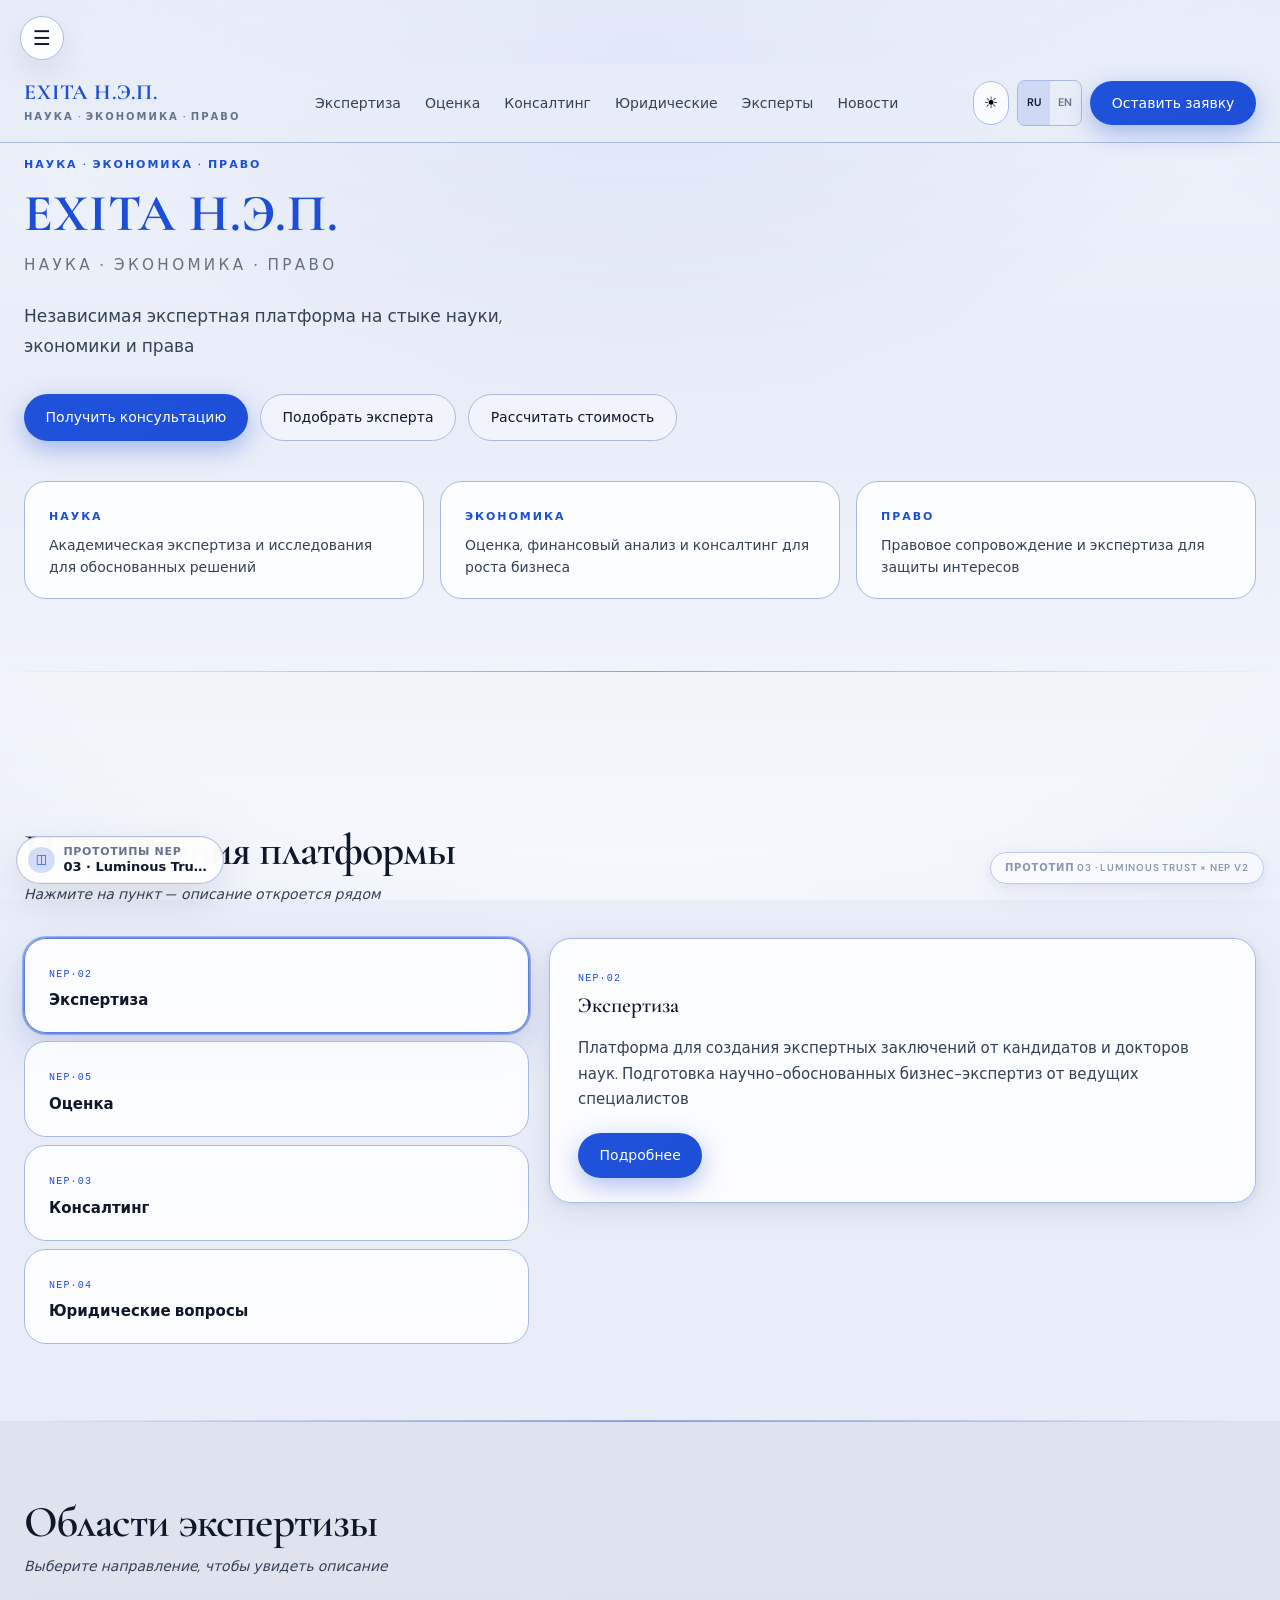
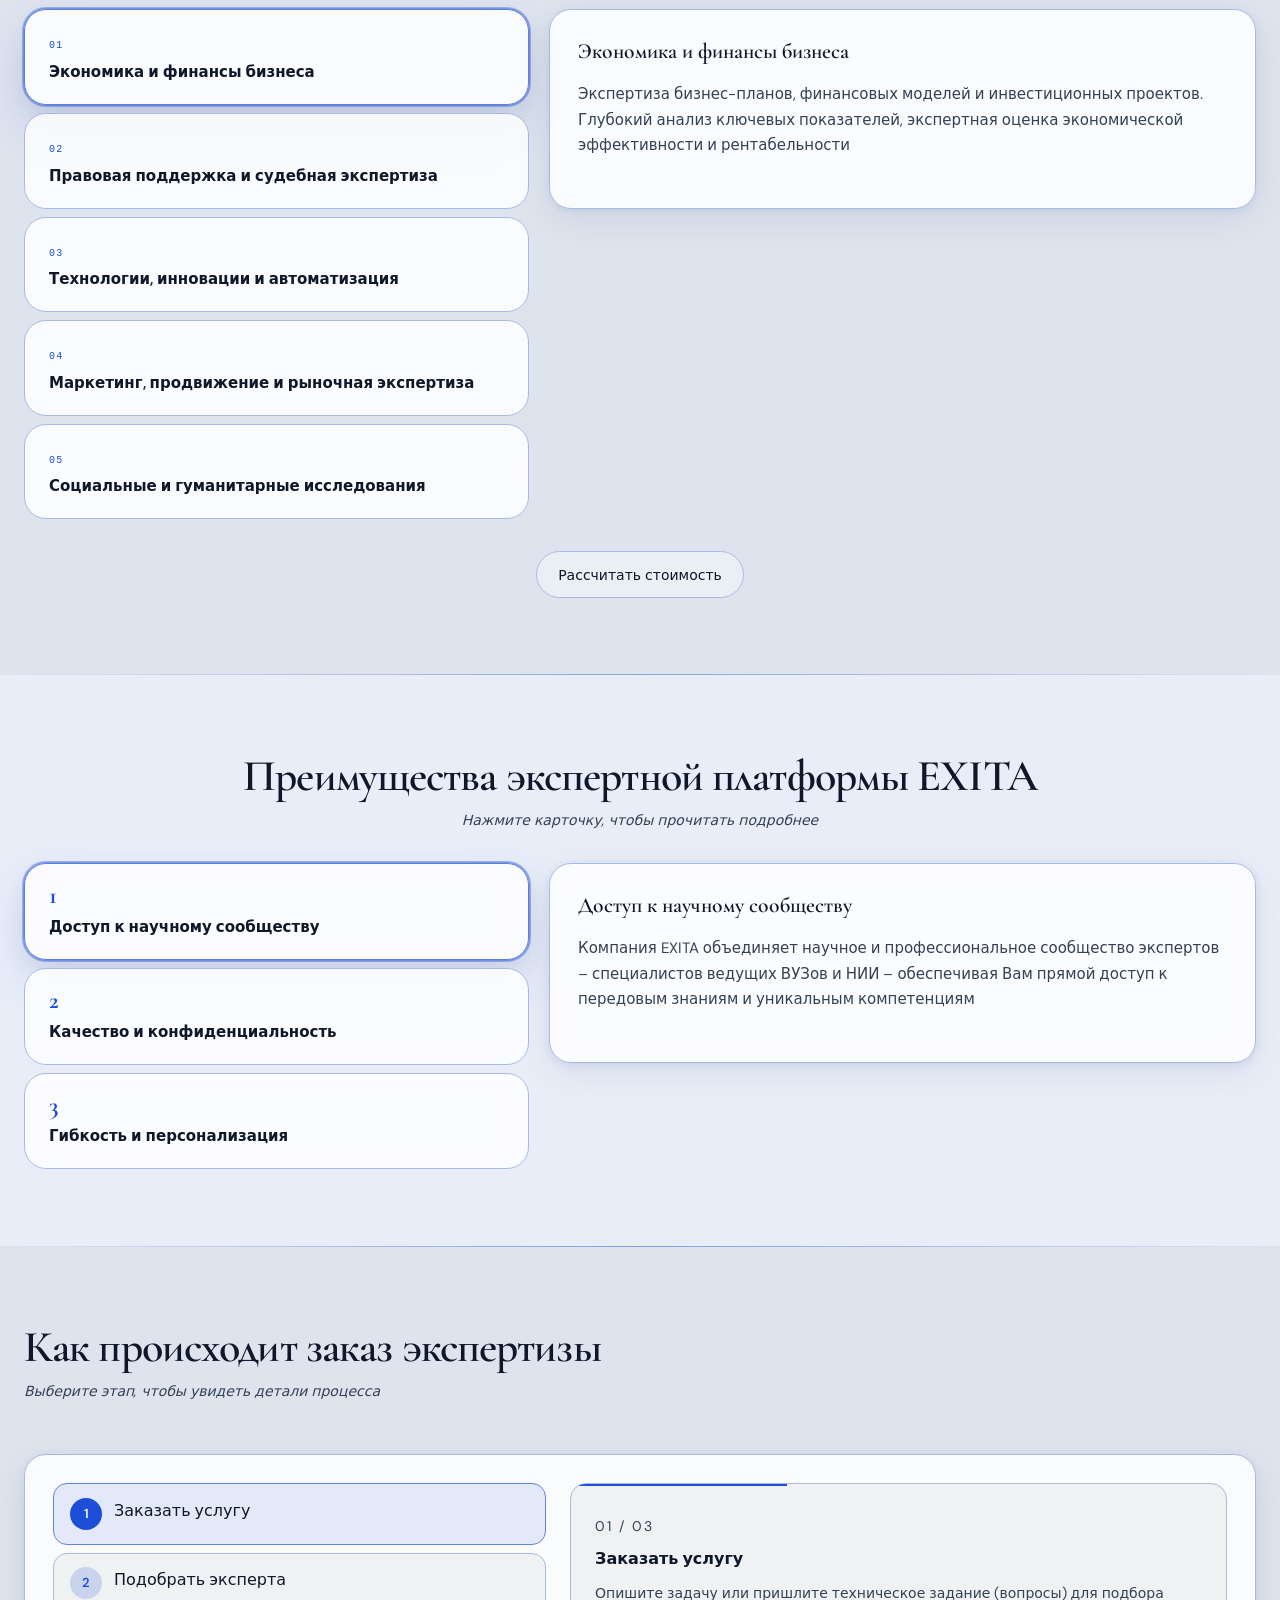
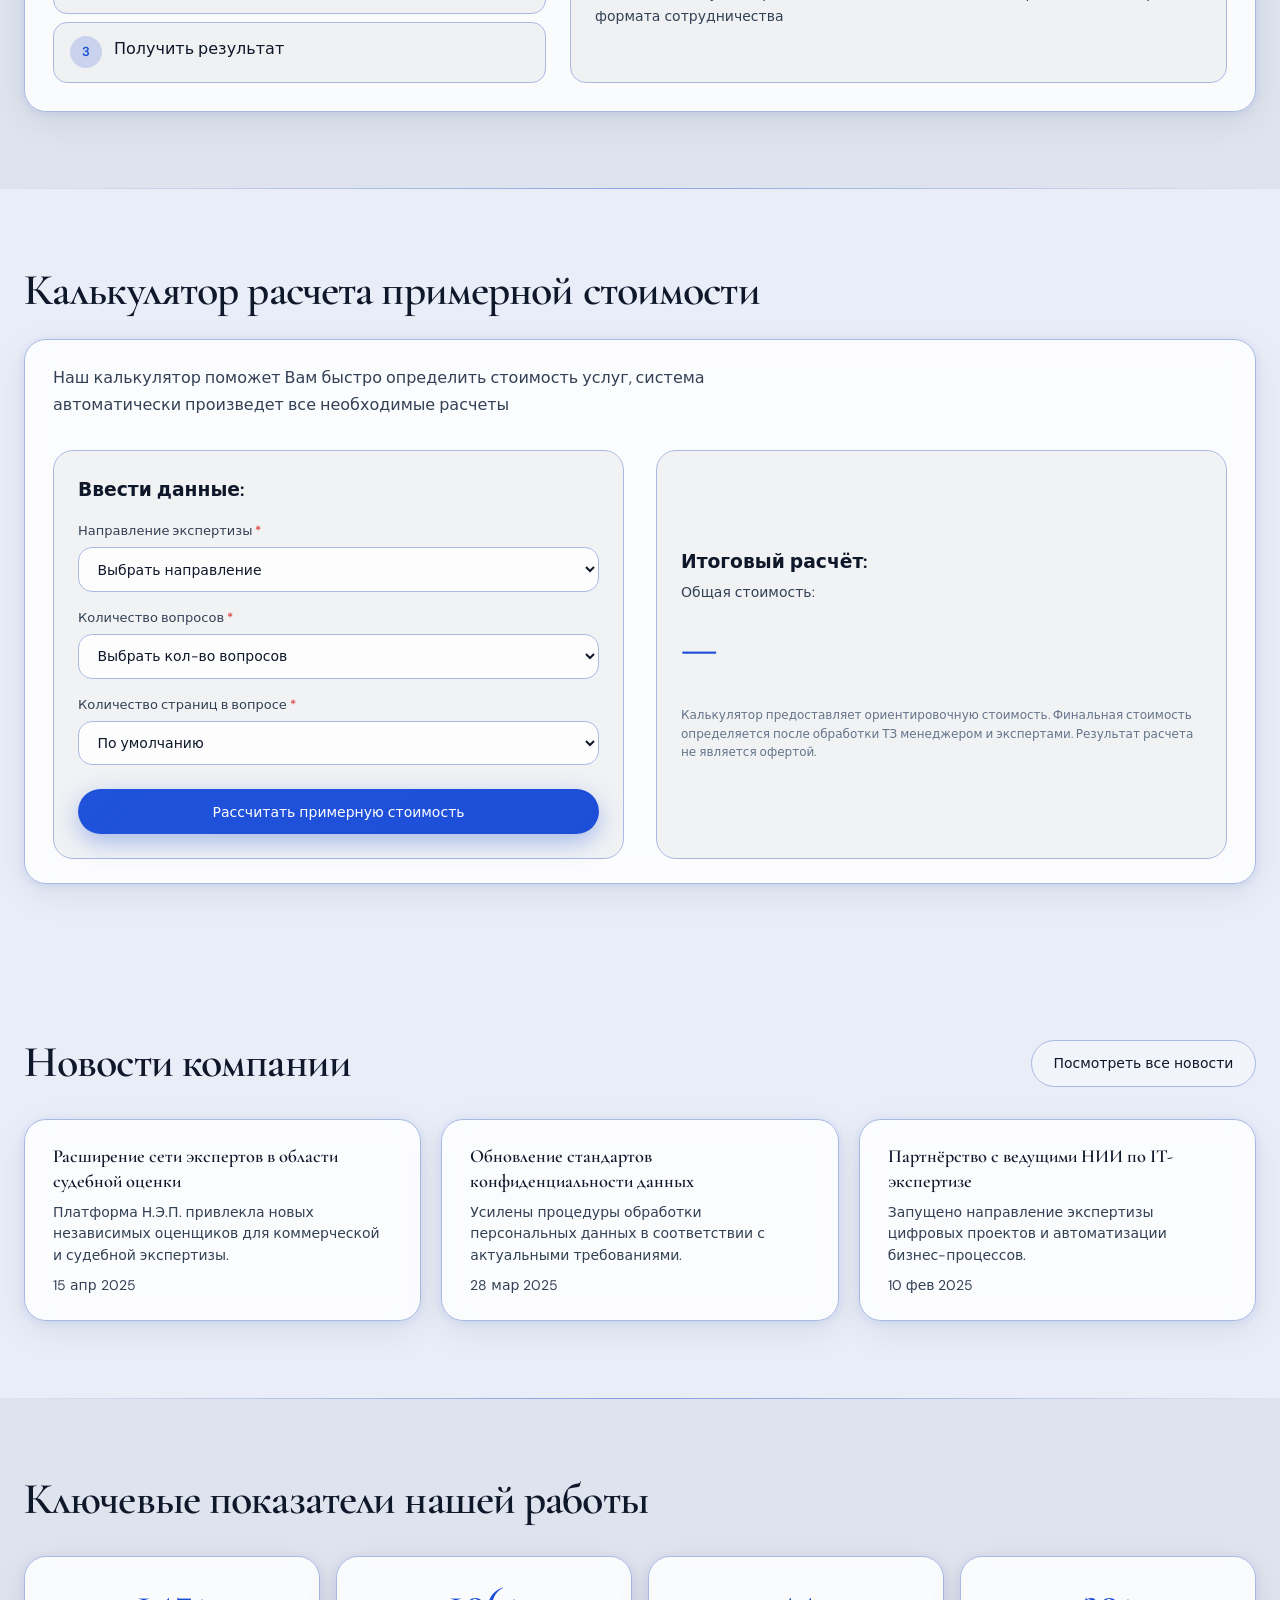
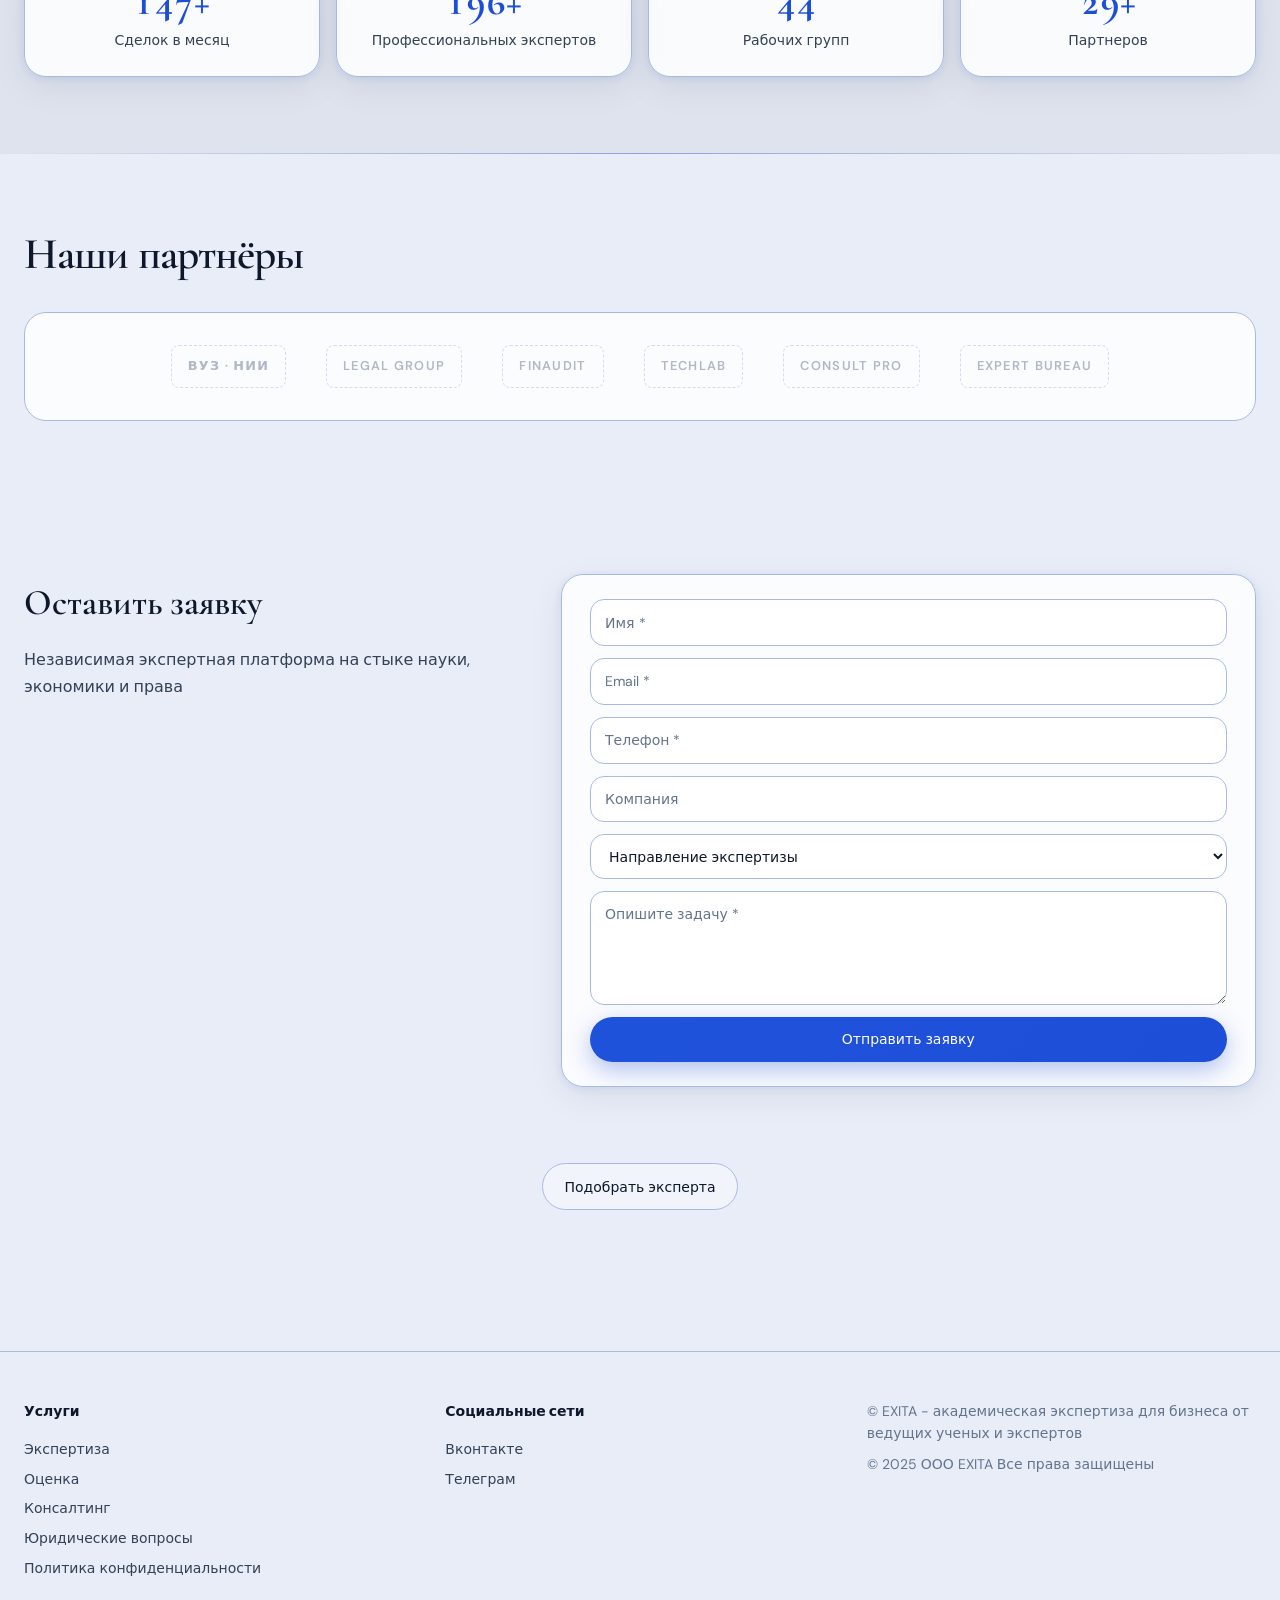
<file: 03-luminous-trust/index.html>
<!DOCTYPE html>
<html lang="ru" class="nep-scrollbar-thin">
<head>
  <meta charset="UTF-8" />
  <meta name="viewport" content="width=device-width, initial-scale=1.0" />
  <script src="../_shared/proto-theme-init.js" data-mode="inverted"></script>
  <title>EXITA Н.Э.П. — Luminous Trust × NEP v2</title>
  <meta name="description" content="Независимая экспертная платформа на стыке науки, экономики и права. Наука · Экономика · Право." />
  <link rel="preconnect" href="https://fonts.googleapis.com" />
  <link rel="preconnect" href="https://fonts.gstatic.com" crossorigin />
  <link href="https://fonts.googleapis.com/css2?family=Cormorant+Garamond:ital,wght@0,500;0,600;0,700;1,500&family=DM+Sans:ital,opsz,wght@0,9..40,400;0,9..40,500;0,9..40,600;1,9..40,400&display=swap" rel="stylesheet" />
  <link rel="stylesheet" href="../_shared/proto-fixes.css" />
  <style>
    :root {
      --accent-royal: #1d4ed8;
      --ambient-royal: rgba(29, 78, 216, 0.28);
      --font-display: "Cormorant Garamond", Georgia, serif;
      --font-sans: "DM Sans", system-ui, sans-serif;
      --omni-h: 4rem;
      --nep-accent: var(--accent-royal);
      --nep-ambient: var(--ambient-royal);
      --nep-on-accent: #ffffff;
    }

    *, *::before, *::after { box-sizing: border-box; margin: 0; padding: 0; }
    html {
      scroll-behavior: smooth;
      -webkit-font-smoothing: antialiased;
    }

    html.nep-scrollbar-thin {
      scrollbar-width: thin;
      scrollbar-color: color-mix(in srgb, var(--accent-royal) 55%, transparent) transparent;
    }

    html.nep-scrollbar-thin::-webkit-scrollbar { width: 4px; height: 4px; }
    html.nep-scrollbar-thin::-webkit-scrollbar-track { background: transparent; }
    html.nep-scrollbar-thin::-webkit-scrollbar-thumb {
      background: color-mix(in srgb, var(--accent-royal) 55%, transparent);
      border-radius: 999px;
    }

    ::selection {
      background: color-mix(in srgb, var(--accent-royal) 35%, transparent);
    }

    .skip-link {
      position: absolute;
      left: -9999px;
      top: 0.5rem;
      z-index: 999;
      padding: 0.6rem 1rem;
      border-radius: 10px;
      background: var(--nep-bg-elevated, #fff);
      color: var(--nep-accent, var(--accent-royal));
      font-size: 0.875rem;
      font-weight: 500;
      border: 1px solid var(--app-border, #cbd5e1);
      box-shadow: var(--app-shadow-1, 0 4px 12px rgba(15, 23, 42, 0.08));
    }

    .skip-link:focus {
      left: 1rem;
      outline: none;
      box-shadow: 0 0 0 3px color-mix(in srgb, var(--accent-royal) 35%, transparent);
    }

    .scroll-progress {
      position: fixed;
      top: 0;
      left: 0;
      z-index: 500;
      height: 2px;
      width: 0;
      background: var(--nep-accent, var(--accent-royal));
      pointer-events: none;
      transition: width 0.08s linear;
    }

    a:focus-visible,
    button:focus-visible,
    input:focus-visible,
    select:focus-visible,
    textarea:focus-visible {
      outline: none;
      box-shadow: 0 0 0 3px color-mix(in srgb, var(--nep-accent, var(--accent-royal)) 35%, transparent);
    }

    @media (prefers-reduced-motion: reduce) {
      html { scroll-behavior: auto; }
      *, *::before, *::after {
        animation-duration: 0.01ms !important;
        animation-iteration-count: 1 !important;
        transition-duration: 0.01ms !important;
      }
      .nep-backdrop__aura,
      .nep-backdrop__vignette { animation: none !important; }
      .reveal,
      .reveal.is-visible { opacity: 1 !important; transform: none !important; transition: none !important; }
      .scroll-progress { transition: none; }
    }

    html:not(.dark) {
      --nep-bg: #e8edf8;
      --nep-bg-elevated: #ffffff;
      --nep-surface-solid: rgba(255, 255, 255, 0.96);
      --nep-border: color-mix(in srgb, var(--accent-royal) 18%, #c7d2e4);
      --nep-fg: #0f172a;
      --nep-fg-muted: #334155;
      --nep-fg-subtle: #64748b;
      --nep-overlay: rgba(15, 23, 42, 0.045);
      --nep-danger: #dc2626;
      --nep-success: #059669;
      --app-bg: var(--nep-bg);
      --app-fg: var(--nep-fg);
      --app-fg-muted: var(--nep-fg-muted);
      --app-fg-subtle: var(--nep-fg-subtle);
      --app-border: var(--nep-border);
      --app-glass-bg: color-mix(in srgb, rgba(255, 255, 255, 0.9) 92%, transparent);
      --app-glass-blur: 14px;
      --app-shadow-1: 0 12px 32px rgba(15, 23, 42, 0.09), 0 0 0 1px rgba(255, 255, 255, 0.65) inset;
      --app-shadow-2: 0 22px 48px rgba(29, 78, 216, 0.12), 0 10px 28px rgba(15, 23, 42, 0.07);
      --lt-shadow-soft: 0 10px 36px rgba(15, 23, 42, 0.07), 0 2px 10px rgba(29, 78, 216, 0.1);
    }

    body.nep-v2-scope {
      font-family: var(--font-sans);
      font-size: 16px;
      line-height: 1.6;
      min-height: 100vh;
      overflow-x: hidden;
      background: var(--nep-bg);
      color: var(--nep-fg);
    }

    body.nep-v2-scope,
    .nep-header,
    .nep-panel,
    .nep-pillar-card,
    .nep-field,
    .nep-btn-primary,
    .nep-btn-ghost,
    .theme-toggle,
    .omni-bar__btn,
    .omni-sheet__panel,
    .nep-backdrop__base,
    .nep-backdrop__aura,
    .nep-backdrop__grid,
    .nep-backdrop__veil,
    .nep-backdrop__vignette,
    .partners-row,
    .calc-form-box,
    .calc-result-box,
    .process-detail,
    .process-step-btn,
    .prototype-badge {
      transition:
        background-color 0.35s ease,
        color 0.35s ease,
        border-color 0.35s ease,
        box-shadow 0.35s ease,
        opacity 0.35s ease;
    }

    html.dark {
      --nep-bg: #0a0e1c;
      --nep-bg-elevated: #121a30;
      --nep-surface-solid: rgba(22, 30, 52, 0.94);
      --nep-border: color-mix(in srgb, var(--accent-royal) 28%, rgba(148, 163, 184, 0.22));
      --nep-fg: #f1f5ff;
      --nep-fg-muted: rgba(226, 232, 240, 0.88);
      --nep-fg-subtle: rgba(186, 198, 218, 0.78);
      --nep-overlay: rgba(255, 255, 255, 0.07);
      --nep-danger: #f87171;
      --nep-success: #34d399;
      --app-bg: var(--nep-bg);
      --app-fg: var(--nep-fg);
      --app-fg-muted: var(--nep-fg-muted);
      --app-fg-subtle: var(--nep-fg-subtle);
      --app-border: var(--nep-border);
      --app-glass-bg: color-mix(in srgb, var(--nep-bg-elevated) 88%, transparent);
      --app-glass-blur: 16px;
      --app-shadow-1: 0 14px 36px rgba(0, 0, 0, 0.42), 0 0 0 1px rgba(255, 255, 255, 0.06) inset;
      --app-shadow-2: 0 24px 52px rgba(29, 78, 216, 0.14), 0 14px 36px rgba(0, 0, 0, 0.45);
      --lt-shadow-soft: var(--app-shadow-2);
    }

    a { color: inherit; text-decoration: none; }
    button { font: inherit; cursor: pointer; }
    input, select, textarea { font: inherit; color: var(--nep-fg); }
    ul { list-style: none; }
    img { max-width: 100%; display: block; }

    .nep-container {
      width: 100%;
      max-width: 92rem;
      margin-inline: auto;
    }

    .nep-page-wrap { position: relative; overflow-x: hidden; }

    /* —— Omni-Bar —— */
    .omni-bar {
      pointer-events: none;
      position: fixed;
      left: 0;
      top: 0;
      z-index: 400;
      width: 100%;
      display: flex;
      justify-content: flex-start;
    }

    .omni-bar__inner {
      pointer-events: auto;
      padding: 1rem 1.25rem;
    }

    .omni-bar__btn {
      width: 2.75rem;
      height: 2.75rem;
      border-radius: 999px;
      border: 1px solid var(--app-border);
      background: color-mix(in srgb, var(--nep-bg-elevated) 90%, transparent);
      backdrop-filter: blur(10px);
      -webkit-backdrop-filter: blur(10px);
      cursor: pointer;
      font-size: 1.25rem;
      line-height: 1;
      color: var(--app-fg);
      box-shadow: var(--app-shadow-1);
      transition: border-color 0.2s, transform 0.15s;
    }

    .omni-bar__btn:hover {
      border-color: color-mix(in srgb, var(--nep-accent) 40%, var(--app-border));
      transform: scale(1.03);
    }

    .omni-sheet {
      position: fixed;
      inset: 0;
      z-index: 380;
      background: color-mix(in srgb, var(--nep-bg) 72%, rgba(15, 23, 42, 0.55));
      backdrop-filter: blur(10px);
      -webkit-backdrop-filter: blur(10px);
      opacity: 0;
      visibility: hidden;
      transition: opacity 0.25s ease, visibility 0.25s ease, background-color 0.35s ease;
    }

    html.dark .omni-sheet {
      background: color-mix(in srgb, var(--nep-bg) 82%, rgba(0, 0, 0, 0.65));
    }

    .omni-sheet.is-open { opacity: 1; visibility: visible; }

    .omni-sheet__panel {
      position: absolute;
      left: 0;
      top: 0;
      bottom: 0;
      width: min(18rem, 85vw);
      max-width: 100%;
      padding: 5rem 1.5rem 1.5rem;
      padding-bottom: calc(1.5rem + env(safe-area-inset-bottom, 0));
      background: var(--nep-bg-elevated);
      color: var(--nep-fg);
      border-right: 1px solid var(--app-border);
      box-shadow: var(--app-shadow-2);
      transform: translateX(-100%);
      transition: transform 0.28s cubic-bezier(0.22, 1, 0.36, 1), background-color 0.35s ease, color 0.35s ease;
      overflow-y: auto;
      -webkit-overflow-scrolling: touch;
    }

    .omni-sheet.is-open .omni-sheet__panel { transform: translateX(0); }

    .omni-sheet__label {
      font-size: 0.65rem;
      font-weight: 600;
      letter-spacing: 0.14em;
      text-transform: uppercase;
      color: var(--app-fg-subtle);
      margin-bottom: 1rem;
    }

    .omni-sheet__panel a {
      display: block;
      padding: 0.6rem 0;
      font-size: 0.9rem;
      color: var(--app-fg-muted);
    }

    .omni-sheet__panel a:hover { color: var(--nep-accent); }

    /* —— NepBackdrop —— */
    .nep-backdrop {
      pointer-events: none;
      position: fixed;
      inset: 0;
      z-index: 0;
    }

    html:not(.dark) .nep-backdrop__base { background: var(--app-bg); }
    html.dark .nep-backdrop__base { background: var(--nep-bg); }

    .nep-backdrop__base { position: absolute; inset: 0; transition: background-color 0.35s ease; }

    .nep-backdrop__aura {
      position: absolute;
      inset: 0;
      background: radial-gradient(980px 560px at 50% 6%, var(--nep-ambient), transparent 62%);
      opacity: 0.35;
    }

    html.dark .nep-backdrop__aura {
      opacity: 0.42;
      background: radial-gradient(980px 560px at 50% 6%, color-mix(in srgb, var(--nep-ambient) 85%, transparent), transparent 58%);
    }

    .nep-backdrop__grid {
      position: absolute;
      inset: 0;
      background-image:
        linear-gradient(to right, rgba(0, 0, 0, 0.08) 1px, transparent 1px),
        linear-gradient(to bottom, rgba(0, 0, 0, 0.06) 1px, transparent 1px);
      background-size: 88px 88px;
      mask-image: radial-gradient(closest-side at 50% 18%, black, transparent 92%);
      opacity: 0.08;
    }

    html.dark .nep-backdrop__grid {
      background-image:
        linear-gradient(to right, rgba(148, 163, 184, 0.12) 1px, transparent 1px),
        linear-gradient(to bottom, rgba(148, 163, 184, 0.08) 1px, transparent 1px);
      opacity: 0.12;
    }

    .nep-backdrop__veil {
      position: absolute;
      inset: 0;
      background: linear-gradient(to bottom, rgba(255, 255, 255, 0.35), transparent 45%, rgba(255, 255, 255, 0.65));
    }

    html.dark .nep-backdrop__veil {
      display: block;
      background: linear-gradient(
        to bottom,
        rgba(10, 14, 28, 0.72),
        rgba(10, 14, 28, 0.35) 45%,
        rgba(10, 14, 28, 0.82)
      );
      opacity: 1;
    }

    .nep-backdrop__vignette {
      position: absolute;
      inset: 0;
      pointer-events: none;
      background:
        radial-gradient(ellipse 100% 80% at 50% 50%, transparent 55%, color-mix(in srgb, var(--nep-accent) 8%, transparent) 100%);
      opacity: 0.7;
    }

    html:not(.dark) .nep-backdrop__vignette {
      background:
        radial-gradient(ellipse 120% 90% at 50% 50%, transparent 50%, color-mix(in srgb, var(--accent-royal) 12%, #eef2fb) 100%);
      opacity: 0.85;
    }

    html.dark .nep-backdrop__vignette {
      background:
        radial-gradient(ellipse 120% 90% at 50% 50%, transparent 42%, rgba(10, 14, 28, 0.55) 100%);
      opacity: 0.85;
    }

    /* —— NepHeader —— */
    .nep-header {
      position: sticky;
      top: var(--omni-h, 4rem);
      z-index: 120;
      border-bottom: 1px solid var(--app-border);
      background: color-mix(in srgb, var(--nep-bg) 88%, transparent);
      backdrop-filter: blur(14px);
      -webkit-backdrop-filter: blur(14px);
      transition: box-shadow 0.25s ease, backdrop-filter 0.25s ease, background-color 0.35s ease;
    }

    .nep-header.is-scrolled {
      box-shadow: 0 4px 24px rgba(15, 23, 42, 0.08), 0 1px 0 var(--app-border);
      backdrop-filter: blur(18px);
      -webkit-backdrop-filter: blur(18px);
    }

    html.dark .nep-header.is-scrolled {
      box-shadow: 0 4px 28px rgba(0, 0, 0, 0.35), 0 1px 0 var(--app-border);
    }

    .nep-header__inner {
      display: flex;
      align-items: center;
      justify-content: space-between;
      gap: 1rem;
      padding: 1rem 0;
    }

    .nep-header__brand-title {
      font-family: var(--font-display);
      font-size: 1.35rem;
      font-weight: 700;
      color: var(--nep-accent);
      letter-spacing: 0.04em;
      line-height: 1.1;
    }

    .nep-header__brand-sub {
      display: block;
      font-family: var(--font-sans);
      font-size: 0.625rem;
      font-weight: 600;
      letter-spacing: 0.2em;
      text-transform: uppercase;
      color: var(--app-fg-subtle);
      margin-top: 0.15rem;
    }

    .nep-header__nav {
      display: none;
      align-items: center;
      gap: 1.5rem;
      font-size: 0.875rem;
    }

    .nep-header__nav a {
      color: var(--app-fg-muted);
      transition: color 0.2s;
    }

    .nep-header__nav a:hover { color: var(--nep-accent); }

    .nep-header__actions {
      display: flex;
      align-items: center;
      gap: 0.5rem;
    }

    .nep-header__menu-btn {
      display: inline-flex;
      padding: 0.5rem 0.75rem;
      border-radius: 10px;
      border: 1px solid var(--app-border);
      background: color-mix(in srgb, var(--nep-bg-elevated) 60%, transparent);
      font-size: 0.8125rem;
      cursor: pointer;
      color: var(--nep-fg);
    }

    @media (max-width: 1023px) {
      .nep-header__inner {
        flex-wrap: nowrap;
        gap: 0.5rem;
        min-width: 0;
      }
      .nep-header__brand {
        min-width: 0;
        flex: 1 1 auto;
        overflow: hidden;
      }
      .nep-header__brand-title {
        font-size: clamp(1rem, 4.2vw, 1.35rem);
        overflow: hidden;
        text-overflow: ellipsis;
        white-space: nowrap;
      }
      .nep-header__actions {
        flex-shrink: 0;
        gap: 0.35rem;
      }
    }

    @media (min-width: 1024px) {
      .nep-header__nav { display: flex; }
      .nep-header__menu-btn { display: none; }
    }

    .lang-switch {
      border: 1px solid var(--app-border);
      border-radius: 8px;
      overflow: hidden;
      font-size: 0.6875rem;
      font-weight: 600;
      letter-spacing: 0.05em;
    }

    .lang-switch button {
      padding: 0.35rem 0.55rem;
      border: none;
      background: transparent;
      cursor: pointer;
      color: var(--app-fg-subtle);
    }

    .lang-switch button.is-active {
      background: color-mix(in srgb, var(--nep-accent) 12%, transparent);
      color: var(--app-fg);
    }

    .lang-toggle {
      display: none;
      min-width: 2.25rem;
      height: 2.25rem;
      padding: 0 0.5rem;
      border-radius: 8px;
      border: 1px solid var(--app-border);
      background: color-mix(in srgb, var(--nep-bg-elevated) 80%, transparent);
      font-size: 0.6875rem;
      font-weight: 600;
      letter-spacing: 0.06em;
      color: var(--app-fg-muted);
    }

    .lang-toggle:hover {
      color: var(--nep-accent);
      border-color: color-mix(in srgb, var(--nep-accent) 35%, var(--app-border));
    }

    @media (max-width: 639px) {
      .lang-switch { display: none !important; }
      .lang-toggle { display: inline-flex !important; align-items: center; justify-content: center; }
    }

    @media (min-width: 640px) {
      .lang-switch { display: flex; }
      .lang-toggle { display: none !important; }
    }

    .theme-toggle {
      width: 2.25rem;
      height: 2.25rem;
      border-radius: 999px;
      border: 1px solid var(--app-border);
      background: color-mix(in srgb, var(--nep-bg-elevated) 80%, transparent);
      cursor: pointer;
      font-size: 1rem;
      display: grid;
      place-items: center;
      transition: background 0.2s, color 0.2s;
    }

    .theme-toggle:hover {
      color: var(--nep-accent);
      background: color-mix(in srgb, var(--nep-accent) 8%, transparent);
    }

    .nep-header__mobile {
      display: none;
      position: fixed;
      left: 0;
      right: 0;
      top: var(--header-mobile-top, 4.25rem);
      z-index: 150;
      border-top: 1px solid var(--app-border);
      border-bottom: 1px solid var(--app-border);
      padding: 0.75rem 0 1rem;
      background: color-mix(in srgb, var(--nep-bg-elevated) 96%, transparent);
      backdrop-filter: blur(18px);
      -webkit-backdrop-filter: blur(18px);
      box-shadow: var(--app-shadow-2);
    }

    .nep-header__mobile.is-open { display: block; }

    .mobile-nav-overlay {
      position: fixed;
      inset: 0;
      z-index: 140;
      background: rgba(15, 23, 42, 0.45);
      opacity: 0;
      visibility: hidden;
      transition: opacity 0.2s ease, visibility 0.2s ease;
    }

    html.dark .mobile-nav-overlay {
      background: rgba(0, 0, 0, 0.62);
    }

    .mobile-nav-overlay.is-open {
      opacity: 1;
      visibility: visible;
    }

    .nep-header__mobile a {
      display: block;
      padding: 0.5rem 0;
      font-size: 0.875rem;
      color: var(--app-fg-muted);
    }

    /* —— Primitives —— */
    .nep-btn-primary {
      display: inline-flex;
      align-items: center;
      justify-content: center;
      border-radius: 9999px;
      background: linear-gradient(135deg, color-mix(in srgb, var(--nep-accent) 92%, #3b82f6), var(--nep-accent));
      color: var(--nep-on-accent);
      padding: 0.7rem 1.35rem;
      font-size: 0.875rem;
      font-weight: 500;
      border: none;
      cursor: pointer;
      box-shadow: 0 8px 24px color-mix(in srgb, var(--nep-accent) 35%, transparent);
      transition: filter 0.2s, transform 0.15s;
    }

    .nep-btn-primary:hover {
      filter: brightness(1.08);
      transform: translateY(-1px);
    }

    .nep-btn-primary:active {
      transform: translateY(0) scale(0.98);
    }

    .nep-btn-ghost {
      display: inline-flex;
      align-items: center;
      justify-content: center;
      border-radius: 9999px;
      border: 1px solid var(--app-border);
      background: color-mix(in srgb, var(--nep-surface-solid) 40%, transparent);
      padding: 0.7rem 1.35rem;
      font-size: 0.875rem;
      color: var(--app-fg);
      cursor: pointer;
      transition: border-color 0.2s, background 0.2s;
    }

    .nep-btn-ghost:hover {
      border-color: color-mix(in srgb, var(--nep-accent) 40%, var(--app-border));
      background: color-mix(in srgb, var(--nep-accent) 8%, transparent);
    }

    .nep-field {
      width: 100%;
      border-radius: 14px;
      border: 1px solid var(--app-border);
      background: color-mix(in srgb, var(--nep-bg-elevated) 85%, transparent);
      padding: 0.7rem 0.9rem;
      font-size: 0.875rem;
      color: var(--nep-fg);
      transition: border-color 0.2s, box-shadow 0.2s, background-color 0.35s ease, color 0.35s ease;
    }

    .nep-field::placeholder {
      color: var(--nep-fg-subtle);
      opacity: 1;
    }

    select.nep-field option {
      background: var(--nep-bg-elevated);
      color: var(--nep-fg);
    }

    .nep-field:focus {
      outline: none;
      border-color: color-mix(in srgb, var(--nep-accent) 55%, var(--app-border));
      box-shadow: 0 0 0 3px color-mix(in srgb, var(--nep-accent) 25%, transparent);
    }

    .nep-field:focus-visible {
      box-shadow: 0 0 0 3px color-mix(in srgb, var(--nep-accent) 35%, transparent);
    }

    .nep-field.is-error {
      border-color: var(--nep-danger);
      animation: field-shake 0.45s ease;
    }

    @keyframes field-shake {
      0%, 100% { transform: translateX(0); }
      20% { transform: translateX(-4px); }
      40% { transform: translateX(4px); }
      60% { transform: translateX(-3px); }
      80% { transform: translateX(3px); }
    }

    textarea.nep-field { resize: vertical; min-height: 7rem; }

    .nep-pillar-card {
      border-radius: 22px;
      border: 1px solid var(--app-border);
      background: var(--app-glass-bg);
      backdrop-filter: blur(var(--app-glass-blur));
      -webkit-backdrop-filter: blur(var(--app-glass-blur));
      padding: 1.25rem 1.5rem;
      color: var(--nep-fg);
      transition: border-color 0.25s, box-shadow 0.25s, transform 0.2s, background-color 0.35s ease, color 0.35s ease;
      cursor: pointer;
      text-align: left;
      width: 100%;
    }

    .nep-pillar-card:hover {
      border-color: color-mix(in srgb, var(--nep-accent) 45%, var(--app-border));
      box-shadow: var(--lt-shadow-soft);
      transform: translateY(-2px);
    }

    .nep-pillar-card.is-active {
      border-color: color-mix(in srgb, var(--nep-accent) 55%, var(--app-border));
      outline: 1px solid color-mix(in srgb, var(--nep-accent) 25%, transparent);
      box-shadow:
        var(--app-shadow-2),
        0 0 0 2px color-mix(in srgb, var(--nep-accent) 35%, transparent);
    }

    .nep-panel {
      border-radius: 22px;
      border: 1px solid var(--app-border);
      background: var(--app-glass-bg);
      backdrop-filter: blur(var(--app-glass-blur));
      -webkit-backdrop-filter: blur(var(--app-glass-blur));
      box-shadow: var(--lt-shadow-soft);
      color: var(--nep-fg);
      overflow: hidden;
    }

    .nep-panel__body { padding: 1.5rem 1.75rem; }

    .nep-section {
      position: relative;
      z-index: 10;
      padding-block: clamp(4rem, 10vw, 5rem);
    }

    .nep-section--muted {
      background: var(--nep-overlay);
      border-block: none;
      position: relative;
    }

    .nep-section--muted::before,
    .nep-section--muted::after {
      content: "";
      position: absolute;
      left: 0;
      right: 0;
      height: 1px;
      pointer-events: none;
    }

    .nep-section--muted::before {
      top: 0;
      background: linear-gradient(
        90deg,
        transparent,
        color-mix(in srgb, var(--nep-accent) 28%, var(--app-border)) 50%,
        transparent
      );
    }

    .nep-section--muted::after {
      bottom: 0;
      background: linear-gradient(
        90deg,
        transparent,
        color-mix(in srgb, var(--nep-accent) 22%, var(--app-border)) 50%,
        transparent
      );
    }

    .nep-section--divider-bottom {
      border-bottom: none;
      position: relative;
    }

    .nep-section--divider-bottom::after {
      content: "";
      position: absolute;
      left: clamp(1.25rem, 4vw, 2rem);
      right: clamp(1.25rem, 4vw, 2rem);
      bottom: 0;
      height: 1px;
      background: linear-gradient(
        90deg,
        transparent,
        color-mix(in srgb, var(--nep-accent) 20%, var(--app-border)) 50%,
        transparent
      );
    }

    .reveal {
      opacity: 0;
      transform: translateY(16px);
      transition: opacity 0.55s cubic-bezier(0.22, 1, 0.36, 1), transform 0.55s cubic-bezier(0.22, 1, 0.36, 1);
    }

    .reveal.is-visible {
      opacity: 1;
      transform: translateY(0);
    }

    .reveal-stagger > * {
      opacity: 0;
      transform: translateY(16px);
      transition: opacity 0.5s cubic-bezier(0.22, 1, 0.36, 1), transform 0.5s cubic-bezier(0.22, 1, 0.36, 1);
    }

    .reveal-stagger.is-visible > * {
      opacity: 1;
      transform: translateY(0);
    }

    .reveal-stagger.is-visible > *:nth-child(1) { transition-delay: 0s; }
    .reveal-stagger.is-visible > *:nth-child(2) { transition-delay: 0.06s; }
    .reveal-stagger.is-visible > *:nth-child(3) { transition-delay: 0.12s; }
    .reveal-stagger.is-visible > *:nth-child(4) { transition-delay: 0.18s; }
    .reveal-stagger.is-visible > *:nth-child(5) { transition-delay: 0.24s; }
    .reveal-stagger.is-visible > *:nth-child(6) { transition-delay: 0.3s; }

    .section-eyebrow {
      font-size: 0.6875rem;
      font-weight: 600;
      letter-spacing: 0.18em;
      text-transform: uppercase;
      color: var(--nep-accent);
      margin-bottom: 0.75rem;
    }

    .section-title {
      font-family: var(--font-display);
      font-size: clamp(2rem, 4.5vw, 2.75rem);
      font-weight: 600;
      letter-spacing: -0.02em;
      line-height: 1.12;
      color: var(--app-fg);
    }

    .section-hint {
      margin-top: 0.5rem;
      font-size: 0.875rem;
      font-weight: 400;
      font-style: italic;
      color: var(--app-fg-muted);
    }

    .section-head { margin-bottom: 2rem; }

    .section-head--center { text-align: center; }
    .section-head--center .section-hint { max-width: 36rem; margin-inline: auto; }

    .code-label {
      font-size: 0.625rem;
      font-family: ui-monospace, monospace;
      letter-spacing: 0.12em;
      color: var(--nep-accent);
    }

    /* —— Hero —— */
    .hero {
      padding-top: clamp(2rem, 6vw, 3.5rem);
      padding-bottom: clamp(3rem, 8vw, 4.5rem);
      border-bottom: none;
    }

    .hero::after {
      content: "";
      display: block;
      margin-top: clamp(3rem, 8vw, 4.5rem);
      height: 1px;
      background: linear-gradient(
        90deg,
        transparent,
        color-mix(in srgb, var(--nep-accent) 24%, var(--app-border)) 50%,
        transparent
      );
    }

    .hero__title {
      font-family: var(--font-display);
      font-size: clamp(1.75rem, 8vw, 4rem);
      font-weight: 700;
      letter-spacing: 0.02em;
      line-height: 1.08;
      color: var(--nep-accent);
      overflow-wrap: anywhere;
    }

    .hero__expansion {
      display: block;
      margin-top: 0.85rem;
      font-family: var(--font-sans);
      font-size: clamp(0.8rem, 2vw, 0.95rem);
      font-weight: 500;
      letter-spacing: 0.22em;
      text-transform: uppercase;
      color: var(--app-fg-muted);
      opacity: 0.72;
    }

    .hero__desc {
      margin-top: 1.75rem;
      max-width: 36rem;
      font-size: 1.0625rem;
      line-height: 1.75;
      color: var(--app-fg-muted);
    }

    .hero__ctas {
      display: flex;
      flex-wrap: wrap;
      gap: 0.75rem;
      margin-top: 2rem;
    }

    @media (max-width: 480px) {
      .hero__ctas .nep-btn-primary,
      .hero__ctas .nep-btn-ghost {
        flex: 1 1 100%;
        justify-content: center;
      }
    }

    /* —— Pillars —— */
    .pillars-grid {
      display: grid;
      gap: 1rem;
      margin-top: 2.5rem;
    }

    @media (min-width: 768px) {
      .pillars-grid { grid-template-columns: repeat(3, 1fr); }
    }

    .pillar-card {
      display: block;
      text-decoration: none;
      position: relative;
    }

    .pillar-card::after {
      content: "→";
      position: absolute;
      right: 1.25rem;
      top: 50%;
      transform: translateY(-50%);
      font-size: 1rem;
      color: var(--nep-accent);
      opacity: 0;
      transition: opacity 0.25s ease, transform 0.25s ease;
    }

    .pillar-card:hover::after {
      opacity: 1;
      transform: translateY(-50%) translateX(2px);
    }

    .pillar-card__label {
      font-size: 0.6875rem;
      font-weight: 600;
      letter-spacing: 0.18em;
      text-transform: uppercase;
      color: var(--nep-accent);
    }

    .pillar-card__desc {
      margin-top: 0.5rem;
      font-size: 0.875rem;
      color: var(--app-fg-muted);
      line-height: 1.55;
    }

    /* Explorer layout — grid desktop; horizontal tabs via proto-fixes on tablet/mobile */
    .explorer {
      display: grid;
      gap: 1.5rem;
      min-width: 0;
      max-width: 100%;
    }

    @media (min-width: 1024px) {
      .explorer { grid-template-columns: minmax(0, 5fr) minmax(0, 7fr); }

      .explorer__panel {
        min-height: 200px;
      }
    }

    .explorer__list.explorer-tabs > .nep-pillar-card,
    .explorer__list.explorer-tabs > .process-step-btn {
      min-height: 2.75rem;
    }

    @media (max-width: 1023px) {
      .explorer__panel {
        min-height: auto;
      }
    }

    .explorer__panel-inner {
      transition: opacity 0.22s cubic-bezier(0.22, 1, 0.36, 1), transform 0.22s cubic-bezier(0.22, 1, 0.36, 1);
    }

    .explorer__panel-inner.is-fading {
      opacity: 0;
      transform: translateY(6px);
    }

    .explorer__panel h3 {
      font-family: var(--font-display);
      font-size: 1.35rem;
      font-weight: 600;
      color: var(--app-fg);
    }

    .explorer__panel p {
      margin-top: 0.85rem;
      font-size: 0.9375rem;
      line-height: 1.7;
      color: var(--app-fg-muted);
      white-space: pre-line;
    }

    .explorer-card__title {
      display: block;
      margin-top: 0.25rem;
      font-weight: 600;
      font-size: 0.9375rem;
    }

    .adv-card__num {
      font-family: var(--font-display);
      font-size: 1.5rem;
      font-weight: 700;
      color: var(--nep-accent);
      line-height: 1;
    }

    /* —— Process explorer —— */
    .process-explorer .nep-panel__body { padding: 1.75rem; }

    .process-layout {
      display: flex;
      flex-direction: column;
      gap: 1.5rem;
    }

    @media (min-width: 1024px) {
      .process-layout { flex-direction: row; align-items: stretch; }
    }

    .process-steps {
      display: flex;
      gap: 0.5rem;
    }

    .process-steps > .process-step-btn {
      flex-shrink: 0;
    }

    @media (min-width: 1024px) {
      .process-steps {
        flex-direction: column;
        overflow: visible;
        width: 42%;
        flex-shrink: 0;
      }

      .process-steps > .process-step-btn {
        width: 100%;
        min-width: 0;
      }
    }

    .process-step-btn {
      display: flex;
      align-items: flex-start;
      gap: 0.75rem;
      min-width: 200px;
      width: 100%;
      padding: 0.85rem 1rem;
      border-radius: 14px;
      border: 1px solid var(--app-border);
      background: var(--nep-overlay);
      color: var(--nep-fg);
      cursor: pointer;
      text-align: left;
      transition: border-color 0.2s, background 0.2s, color 0.35s ease;
    }

    .process-step-btn.is-active {
      border-color: color-mix(in srgb, var(--nep-accent) 50%, var(--app-border));
      background: color-mix(in srgb, var(--nep-accent) 10%, transparent);
    }

    .process-step-btn__num {
      flex-shrink: 0;
      width: 2rem;
      height: 2rem;
      border-radius: 50%;
      display: grid;
      place-items: center;
      font-size: 0.8125rem;
      font-weight: 600;
      background: color-mix(in srgb, var(--nep-accent) 18%, transparent);
      color: var(--nep-accent);
    }

    .process-step-btn.is-active .process-step-btn__num {
      background: var(--nep-accent);
      color: var(--nep-on-accent);
    }

    .process-detail {
      flex: 1;
      border-radius: 16px;
      border: 1px solid var(--app-border);
      background: var(--nep-overlay);
      color: var(--nep-fg);
      padding: 1.25rem 1.5rem;
      min-height: 140px;
      position: relative;
      overflow: hidden;
    }

    .process-detail__bar {
      position: absolute;
      top: 0;
      left: 0;
      height: 2px;
      background: var(--nep-accent);
      transition: width 0.3s ease;
    }

    .process-detail__meta {
      font-size: 0.6875rem;
      letter-spacing: 0.14em;
      text-transform: uppercase;
      color: var(--nep-accent);
    }

    .process-detail h3 {
      margin-top: 0.5rem;
      font-size: 1rem;
      font-weight: 600;
    }

    .process-detail p {
      margin-top: 0.65rem;
      font-size: 0.875rem;
      color: var(--app-fg-muted);
      line-height: 1.65;
    }

    /* Calculator — breakpoints delegated to proto-fixes.css */
    .calc-grid {
      display: grid;
      gap: 2rem;
    }

    .calc-form-box {
      border-radius: 20px;
      border: 1px solid var(--app-border);
      background: var(--nep-overlay);
      color: var(--nep-fg);
      padding: 1.5rem;
    }

    .calc-form-box label {
      display: block;
      font-size: 0.8125rem;
      color: var(--app-fg-muted);
      margin-bottom: 1rem;
    }

    .calc-form-box label span { color: var(--nep-danger); }

    .calc-result-box {
      border-radius: 20px;
      border: 1px solid var(--app-border);
      background: var(--nep-overlay);
      color: var(--nep-fg);
      padding: 1.5rem;
      display: flex;
      flex-direction: column;
      justify-content: center;
    }

    .calc-result__price {
      font-family: var(--font-display);
      font-size: clamp(2rem, 4vw, 2.75rem);
      font-weight: 700;
      color: var(--nep-accent);
      margin-top: 0.5rem;
    }

    .calc-disclaimer {
      margin-top: 1.5rem;
      font-size: 0.75rem;
      line-height: 1.55;
      color: var(--app-fg-subtle);
    }

    .calc-error {
      font-size: 0.8125rem;
      color: var(--nep-danger);
      margin-bottom: 0.75rem;
    }

    /* —— News —— */
    .news-head {
      display: flex;
      flex-wrap: wrap;
      align-items: flex-end;
      justify-content: space-between;
      gap: 1rem;
      margin-bottom: 2rem;
    }

    @media (max-width: 767px) {
      .news-head {
        flex-direction: column;
        align-items: stretch;
      }

      .news-head .nep-btn-ghost {
        width: 100%;
        justify-content: center;
      }
    }

    .news-grid {
      display: grid;
      gap: 1.25rem;
    }

    @media (min-width: 768px) {
      .news-grid { grid-template-columns: repeat(3, 1fr); }
    }

    .news-card {
      display: block;
      height: 100%;
      transition: transform 0.2s, box-shadow 0.2s;
    }

    .news-card:hover {
      transform: translateY(-2px);
    }

    .news-card:hover .nep-panel {
      box-shadow: var(--app-shadow-2);
    }

    .news-card h3 {
      font-family: var(--font-display);
      font-size: 1.15rem;
      font-weight: 600;
      line-height: 1.35;
      display: -webkit-box;
      -webkit-line-clamp: 2;
      -webkit-box-orient: vertical;
      overflow: hidden;
      text-decoration: underline transparent;
      text-underline-offset: 3px;
      transition: text-decoration-color 0.2s ease;
    }

    .news-card:hover h3 {
      text-decoration-color: var(--nep-accent);
    }

    .news-card p {
      margin-top: 0.5rem;
      font-size: 0.875rem;
      color: var(--app-fg-muted);
      line-height: 1.55;
      display: -webkit-box;
      -webkit-line-clamp: 3;
      -webkit-box-orient: vertical;
      overflow: hidden;
    }

    .news-card__date {
      margin-top: 0.75rem;
      font-size: 0.75rem;
      color: var(--app-fg-subtle);
    }

    /* Stats — grid breakpoints delegated to proto-fixes.css */
    .stats-grid {
      display: grid;
      gap: 1rem;
    }

    .stat-card { text-align: center; }

    .stat-card__value {
      font-family: var(--font-display);
      font-size: clamp(2rem, 4vw, 2.5rem);
      font-weight: 700;
      color: var(--nep-accent);
      line-height: 1;
      font-variant-numeric: tabular-nums;
    }

    .stat-card__label {
      margin-top: 0.5rem;
      font-size: 0.875rem;
      color: var(--app-fg-muted);
    }

    /* —— Partners —— */
    .partners-row {
      display: flex;
      flex-wrap: wrap;
      align-items: center;
      justify-content: center;
      gap: 2rem 2.5rem;
      padding: clamp(1.25rem, 4vw, 2rem);
      border-radius: 22px;
      border: 1px solid var(--app-border);
      background: var(--app-glass-bg);
      color: var(--nep-fg);
    }

    .partner-placeholder {
      font-size: 0.8rem;
      font-weight: 600;
      letter-spacing: 0.1em;
      text-transform: uppercase;
      color: var(--app-fg-subtle);
      opacity: 0.5;
      padding: 0.65rem 1rem;
      border: 1px dashed var(--app-border);
      border-radius: 8px;
      transition: opacity 0.25s ease, transform 0.25s ease;
      cursor: default;
    }

    .partner-placeholder:hover {
      opacity: 0.85;
      transform: scale(1.02);
    }

    /* —— Lead —— */
    .lead-grid {
      display: grid;
      gap: 2.5rem;
    }

    .lead-intro h2 {
      font-family: var(--font-display);
      font-size: clamp(1.75rem, 3vw, 2.25rem);
      font-weight: 600;
    }

    .lead-intro p {
      margin-top: 0.85rem;
      color: var(--app-fg-muted);
      line-height: 1.7;
    }

    .lead-form-grid { display: grid; gap: 0.75rem; }

    .lead-success {
      font-size: 0.875rem;
      color: var(--nep-success);
      margin-top: 0.5rem;
    }

    /* —— Footer —— */
    .nep-footer {
      position: relative;
      z-index: 10;
      margin-top: 2rem;
      border-top: 1px solid var(--app-border);
      padding: 3rem 0 2rem;
    }

    .nep-footer__grid {
      display: grid;
      gap: 2rem;
      font-size: 0.875rem;
    }

    @media (max-width: 767px) {
      .nep-footer__legal {
        grid-column: 1 / -1;
      }
    }

    .nep-footer__col h4 {
      font-weight: 600;
      margin-bottom: 1rem;
      color: var(--app-fg);
    }

    .nep-footer__col a,
    .nep-footer__col li {
      display: block;
      color: var(--app-fg-muted);
      margin-bottom: 0.45rem;
      transition: color 0.2s;
    }

    .nep-footer__col a:hover { color: var(--nep-accent); }

    .nep-footer__legal {
      color: var(--app-fg-subtle);
      line-height: 1.6;
    }

    .nep-footer__legal p + p { margin-top: 0.5rem; }

    /* —— Badge —— */
    .prototype-badge {
      position: fixed;
      bottom: 1rem;
      right: 1rem;
      z-index: 200;
      padding: 0.45rem 0.9rem;
      font-size: 0.625rem;
      font-weight: 600;
      letter-spacing: 0.08em;
      text-transform: uppercase;
      background: color-mix(in srgb, var(--nep-bg-elevated) 72%, transparent);
      border: 1px solid var(--app-border);
      border-radius: 999px;
      color: var(--app-fg-subtle);
      box-shadow: var(--lt-shadow-soft);
      opacity: 0.72;
      cursor: default;
      transition: opacity 0.25s ease, background-color 0.35s ease;
    }

    .prototype-badge:hover {
      opacity: 1;
    }

    .prototype-badge__label { display: inline; }
    .prototype-badge__hint { display: none; font-weight: 500; letter-spacing: 0.04em; text-transform: none; }

    .prototype-badge:hover .prototype-badge__label { display: none; }
    .prototype-badge:hover .prototype-badge__hint { display: inline; }

    @media (max-width: 480px) {
      .prototype-badge {
        left: 1rem;
        right: 1rem;
        bottom: calc(1rem + env(safe-area-inset-bottom, 0));
        text-align: center;
      }
    }

    [hidden] { display: none !important; }
  </style>
</head>
<body class="nep-v2-scope">
  <a class="skip-link" href="#main">Перейти к содержимому</a>
  <div class="scroll-progress" id="scrollProgress" aria-hidden="true"></div>

  <div class="prototype-badge" aria-hidden="true">
    <span class="prototype-badge__label">Прототип 03 · Luminous Trust × NEP v2</span>
    <span class="prototype-badge__hint">HTML-прототип · без backend</span>
  </div>

  <!-- Omni-Bar -->
  <div class="omni-bar" aria-label="Глобальная навигация">
    <div class="omni-bar__inner">
      <button type="button" class="omni-bar__btn" id="omniToggle" aria-expanded="false" aria-controls="omniSheet" title="Меню платформы EXITA">☰</button>
    </div>
  </div>

  <div class="omni-sheet" id="omniSheet" hidden>
    <div class="omni-sheet__panel" role="dialog" aria-label="Навигация EXITA">
      <p class="omni-sheet__label">Omni-Bar · зоны EXITA</p>
      <a href="#">EXITA</a>
      <a href="#">Н.Э.П.</a>
      <a href="#">RAIS</a>
      <a href="#">Редакторша</a>
      <button type="button" class="nep-btn-ghost" style="margin-top:1.5rem;width:100%" id="omniClose">Закрыть</button>
    </div>
  </div>

  <!-- NepBackdrop -->
  <div class="nep-backdrop" aria-hidden="true">
    <div class="nep-backdrop__base"></div>
    <div class="nep-backdrop__aura"></div>
    <div class="nep-backdrop__grid"></div>
    <div class="nep-backdrop__veil"></div>
    <div class="nep-backdrop__vignette"></div>
  </div>

  <div class="nep-page-wrap">
    <!-- NepHeader -->
    <header class="nep-header" id="nepHeader">
      <div class="nep-container nep-header__inner">
        <a href="#top" class="nep-header__brand">
          <span class="nep-header__brand-title">EXITA Н.Э.П.</span>
          <span class="nep-header__brand-sub">Наука · Экономика · Право</span>
        </a>
        <nav class="nep-header__nav" aria-label="Основное меню">
          <a href="#services">Экспертиза</a>
          <a href="#services">Оценка</a>
          <a href="#services">Консалтинг</a>
          <a href="#services">Юридические</a>
          <a href="#experts">Эксперты</a>
          <a href="#news">Новости</a>
        </nav>
        <div class="nep-header__actions">
          <button type="button" class="nep-header__menu-btn" id="headerMenuBtn" aria-expanded="false" aria-controls="headerMobileNav">Меню</button>
          <button type="button" class="theme-toggle" id="themeToggle" aria-label="Переключить тему" title="Тема">☀</button>
          <button type="button" class="lang-toggle" id="langToggle" aria-label="Переключить язык">RU</button>
          <div class="lang-switch" role="group" aria-label="Язык">
            <button type="button" class="is-active" data-lang="ru">RU</button>
            <button type="button" data-lang="en">EN</button>
          </div>
          <a href="#nep-lead-form" class="nep-btn-primary header-cta">Оставить заявку</a>
        </div>
      </div>
      <nav class="nep-container nep-header__mobile" id="headerMobileNav" aria-label="Мобильное меню" hidden>
        <a href="#services">Экспертиза</a>
        <a href="#services">Оценка</a>
        <a href="#services">Консалтинг</a>
        <a href="#services">Юридические</a>
        <a href="#experts">Эксперты</a>
        <a href="#news">Новости</a>
        <a href="#nep-lead-form">Оставить заявку</a>
      </nav>
    </header>

    <div class="mobile-nav-overlay" id="mobileNavOverlay" hidden aria-hidden="true"></div>

    <main id="main" tabindex="-1">
      <!-- Hero -->
      <section class="nep-section hero reveal" id="top">
        <div class="nep-container">
          <p class="section-eyebrow">Наука · Экономика · Право</p>
          <h1 class="hero__title">
            EXITA Н.Э.П.
            <span class="hero__expansion">Наука · Экономика · Право</span>
          </h1>
          <p class="hero__desc">Независимая экспертная платформа на стыке науки, экономики и права</p>
          <div class="hero__ctas">
            <a href="#nep-lead-form" class="nep-btn-primary">Получить консультацию</a>
            <a href="#experts" class="nep-btn-ghost">Подобрать эксперта</a>
            <a href="#calculator" class="nep-btn-ghost">Рассчитать стоимость</a>
          </div>

          <!-- NepPillarStrip -->
          <div class="pillars-grid reveal-stagger" aria-label="Три столпа платформы">
            <a href="#services" class="nep-pillar-card pillar-card">
              <span class="pillar-card__label">Наука</span>
              <p class="pillar-card__desc">Академическая экспертиза и исследования для обоснованных решений</p>
            </a>
            <a href="#services" class="nep-pillar-card pillar-card">
              <span class="pillar-card__label">Экономика</span>
              <p class="pillar-card__desc">Оценка, финансовый анализ и консалтинг для роста бизнеса</p>
            </a>
            <a href="#services" class="nep-pillar-card pillar-card">
              <span class="pillar-card__label">Право</span>
              <p class="pillar-card__desc">Правовое сопровождение и экспертиза для защиты интересов</p>
            </a>
          </div>
        </div>
      </section>

      <!-- NepServiceExplorer -->
      <section class="nep-section nep-section--divider-bottom reveal" id="services">
        <div class="nep-container">
          <header class="section-head">
            <h2 class="section-title">Направления платформы</h2>
            <p class="section-hint">Нажмите на пункт — описание откроется рядом</p>
          </header>
          <div class="explorer" data-explorer="services">
            <div class="explorer__list explorer-tabs proto-explorer-tabs" role="tablist" aria-label="Услуги">
              <button type="button" class="nep-pillar-card is-active" role="tab" id="tab-services-expertise" aria-selected="true" aria-controls="servicesPanel" data-id="expertise">
                <span class="code-label">NEP·02</span>
                <span class="explorer-card__title">Экспертиза</span>
              </button>
              <button type="button" class="nep-pillar-card" role="tab" id="tab-services-valuation" aria-selected="false" aria-controls="servicesPanel" data-id="valuation">
                <span class="code-label">NEP·05</span>
                <span class="explorer-card__title">Оценка</span>
              </button>
              <button type="button" class="nep-pillar-card" role="tab" id="tab-services-consulting" aria-selected="false" aria-controls="servicesPanel" data-id="consulting">
                <span class="code-label">NEP·03</span>
                <span class="explorer-card__title">Консалтинг</span>
              </button>
              <button type="button" class="nep-pillar-card" role="tab" id="tab-services-legal" aria-selected="false" aria-controls="servicesPanel" data-id="legal">
                <span class="code-label">NEP·04</span>
                <span class="explorer-card__title">Юридические вопросы</span>
              </button>
            </div>
            <div class="nep-panel explorer__panel">
              <div class="nep-panel__body explorer__panel-inner" id="servicesPanel" role="tabpanel" aria-labelledby="tab-services-expertise">
                <span class="code-label" id="svcCode">NEP·02</span>
                <h3 id="svcTitle">Экспертиза</h3>
                <p id="svcDesc">Платформа для создания экспертных заключений от кандидатов и докторов наук. Подготовка научно-обоснованных бизнес-экспертиз от ведущих специалистов</p>
                <a href="#" class="nep-btn-primary" style="margin-top:1.25rem;display:inline-flex">Подробнее</a>
              </div>
            </div>
          </div>
        </div>
      </section>

      <!-- NepExpertiseGrid -->
      <section class="nep-section nep-section--muted reveal" id="expertise">
        <div class="nep-container">
          <header class="section-head">
            <h2 class="section-title">Области экспертизы</h2>
            <p class="section-hint">Выберите направление, чтобы увидеть описание</p>
          </header>
          <div class="explorer" data-explorer="expertise">
            <div class="explorer__list explorer-tabs proto-explorer-tabs" role="tablist" aria-label="Области экспертизы">
              <button type="button" class="nep-pillar-card is-active" role="tab" id="tab-expertise-0" aria-selected="true" aria-controls="expertisePanel" data-id="0">
                <span class="code-label">01</span>
                <span class="explorer-card__title">Экономика и финансы бизнеса</span>
              </button>
              <button type="button" class="nep-pillar-card" role="tab" id="tab-expertise-1" aria-selected="false" aria-controls="expertisePanel" data-id="1">
                <span class="code-label">02</span>
                <span class="explorer-card__title">Правовая поддержка и судебная экспертиза</span>
              </button>
              <button type="button" class="nep-pillar-card" role="tab" id="tab-expertise-2" aria-selected="false" aria-controls="expertisePanel" data-id="2">
                <span class="code-label">03</span>
                <span class="explorer-card__title">Технологии, инновации и автоматизация</span>
              </button>
              <button type="button" class="nep-pillar-card" role="tab" id="tab-expertise-3" aria-selected="false" aria-controls="expertisePanel" data-id="3">
                <span class="code-label">04</span>
                <span class="explorer-card__title">Маркетинг, продвижение и рыночная экспертиза</span>
              </button>
              <button type="button" class="nep-pillar-card" role="tab" id="tab-expertise-4" aria-selected="false" aria-controls="expertisePanel" data-id="4">
                <span class="code-label">05</span>
                <span class="explorer-card__title">Социальные и гуманитарные исследования</span>
              </button>
            </div>
            <div class="nep-panel explorer__panel">
              <div class="nep-panel__body explorer__panel-inner" id="expertisePanel" role="tabpanel" aria-labelledby="tab-expertise-0">
                <h3 id="expTitle">Экономика и финансы бизнеса</h3>
                <p id="expBody">Экспертиза бизнес-планов, финансовых моделей и инвестиционных проектов. Глубокий анализ ключевых показателей, экспертная оценка экономической эффективности и рентабельности</p>
              </div>
            </div>
          </div>
          <p style="margin-top:2rem;text-align:center">
            <a href="#calculator" class="nep-btn-ghost">Рассчитать стоимость</a>
          </p>
        </div>
      </section>

      <!-- NepAdvantages -->
      <section class="nep-section reveal" id="advantages">
        <div class="nep-container">
          <header class="section-head section-head--center">
            <h2 class="section-title">Преимущества экспертной платформы EXITA</h2>
            <p class="section-hint">Нажмите карточку, чтобы прочитать подробнее</p>
          </header>
          <div class="explorer" data-explorer="advantages">
            <div class="explorer__list explorer-tabs proto-explorer-tabs" role="tablist" aria-label="Преимущества">
              <button type="button" class="nep-pillar-card is-active" data-id="0">
                <span class="adv-card__num">1</span>
                <span class="explorer-card__title">Доступ к научному сообществу</span>
              </button>
              <button type="button" class="nep-pillar-card" data-id="1">
                <span class="adv-card__num">2</span>
                <span class="explorer-card__title">Качество и конфиденциальность</span>
              </button>
              <button type="button" class="nep-pillar-card" data-id="2">
                <span class="adv-card__num">3</span>
                <span class="explorer-card__title">Гибкость и персонализация</span>
              </button>
            </div>
            <div class="nep-panel explorer__panel">
              <div class="nep-panel__body explorer__panel-inner" id="advPanel">
                <h3 id="advTitle">Доступ к научному сообществу</h3>
                <p id="advBody">Компания EXITA объединяет научное и профессиональное сообщество экспертов – специалистов ведущих ВУЗов и НИИ – обеспечивая Вам прямой доступ к передовым знаниям и уникальным компетенциям</p>
              </div>
            </div>
          </div>
        </div>
      </section>

      <!-- NepTimeline / NepProcessExplorer -->
      <section class="nep-section nep-section--muted reveal" id="process">
        <div class="nep-container process-explorer">
          <header class="section-head">
            <h2 class="section-title">Как происходит заказ экспертизы</h2>
            <p class="section-hint">Выберите этап, чтобы увидеть детали процесса</p>
          </header>
          <div class="nep-panel">
            <div class="nep-panel__body">
              <div class="process-layout" data-explorer="process">
                <div class="process-steps explorer-tabs proto-explorer-tabs" role="tablist" aria-label="Этапы процесса">
                  <button type="button" class="process-step-btn is-active" data-id="0" aria-selected="true">
                    <span class="process-step-btn__num">1</span>
                    <span>Заказать услугу</span>
                  </button>
                  <button type="button" class="process-step-btn" data-id="1" aria-selected="false">
                    <span class="process-step-btn__num">2</span>
                    <span>Подобрать эксперта</span>
                  </button>
                  <button type="button" class="process-step-btn" data-id="2" aria-selected="false">
                    <span class="process-step-btn__num">3</span>
                    <span>Получить результат</span>
                  </button>
                </div>
                <div class="process-detail">
                  <div class="process-detail__bar" id="processBar" style="width:33%"></div>
                  <div class="explorer__panel-inner" id="processPanel">
                    <p class="process-detail__meta" id="processMeta">01 / 03</p>
                    <h3 id="processTitle">Заказать услугу</h3>
                    <p id="processDesc">Опишите задачу или пришлите техническое задание (вопросы) для подбора формата сотрудничества</p>
                  </div>
                </div>
              </div>
            </div>
          </div>
        </div>
      </section>

      <!-- NepCalculator -->
      <section class="nep-section reveal" id="calculator">
        <div class="nep-container">
          <h2 class="section-title" style="margin-bottom:1.5rem">Калькулятор расчета примерной стоимости</h2>
          <div class="nep-panel">
            <div class="nep-panel__body">
              <p style="color:var(--app-fg-muted);max-width:42rem;line-height:1.7;margin-bottom:2rem">Наш калькулятор поможет Вам быстро определить стоимость услуг, система автоматически произведет все необходимые расчеты</p>
              <div class="calc-grid">
                <form class="calc-form-box" id="calcForm" novalidate>
                  <h3 style="font-weight:600;margin-bottom:1rem">Ввести данные:</h3>
                  <p class="calc-error" id="calcError" hidden>Пожалуйста, заполните все поля</p>
                  <label>
                    Направление экспертизы <span>*</span>
                    <select class="nep-field" id="calcArea" name="expertise_id" style="margin-top:0.35rem">
                      <option value="">Выбрать направление</option>
                      <option value="1">Экономика и финансы бизнеса</option>
                      <option value="2">Правовая поддержка и судебная экспертиза</option>
                      <option value="3">Технологии, инновации и автоматизация</option>
                      <option value="4">Маркетинг, продвижение и рыночная экспертиза</option>
                      <option value="5">Социальные и гуманитарные исследования</option>
                    </select>
                  </label>
                  <label>
                    Количество вопросов <span>*</span>
                    <select class="nep-field" id="calcQuestions" name="questions" style="margin-top:0.35rem">
                      <option value="">Выбрать кол-во вопросов</option>
                      <option value="1">1</option>
                      <option value="2">2</option>
                      <option value="3">3</option>
                      <option value="4">4</option>
                      <option value="5">5</option>
                    </select>
                  </label>
                  <label>
                    Количество страниц в вопросе <span>*</span>
                    <select class="nep-field" id="calcPages" name="pages" style="margin-top:0.35rem">
                      <option value="">По умолчанию</option>
                      <option value="5">5</option>
                      <option value="10">10</option>
                      <option value="15">15</option>
                      <option value="20">20</option>
                    </select>
                  </label>
                  <button type="submit" class="nep-btn-primary" style="width:100%;margin-top:0.5rem">Рассчитать примерную стоимость</button>
                </form>
                <div class="calc-result-box">
                  <h3 style="font-weight:600">Итоговый расчёт:</h3>
                  <p style="font-size:0.875rem;color:var(--app-fg-muted);margin-top:0.25rem">Общая стоимость:</p>
                  <p class="calc-result__price" id="calcPrice">—</p>
                  <p class="calc-disclaimer">Калькулятор предоставляет ориентировочную стоимость. Финальная стоимость определяется после обработки ТЗ менеджером и экспертами. Результат расчета не является офертой.</p>
                </div>
              </div>
            </div>
          </div>
        </div>
      </section>

      <!-- NepNewsSection -->
      <section class="nep-section reveal" id="news">
        <div class="nep-container">
          <div class="news-head">
            <h2 class="section-title">Новости компании</h2>
            <a href="#" class="nep-btn-ghost">Посмотреть все новости</a>
          </div>
          <div class="news-grid reveal-stagger">
            <a href="#" class="news-card">
              <div class="nep-panel" style="height:100%">
                <div class="nep-panel__body">
                  <h3>Расширение сети экспертов в области судебной оценки</h3>
                  <p>Платформа Н.Э.П. привлекла новых независимых оценщиков для коммерческой и судебной экспертизы.</p>
                  <p class="news-card__date">15 апр 2025</p>
                </div>
              </div>
            </a>
            <a href="#" class="news-card">
              <div class="nep-panel" style="height:100%">
                <div class="nep-panel__body">
                  <h3>Обновление стандартов конфиденциальности данных</h3>
                  <p>Усилены процедуры обработки персональных данных в соответствии с актуальными требованиями.</p>
                  <p class="news-card__date">28 мар 2025</p>
                </div>
              </div>
            </a>
            <a href="#" class="news-card">
              <div class="nep-panel" style="height:100%">
                <div class="nep-panel__body">
                  <h3>Партнёрство с ведущими НИИ по IT-экспертизе</h3>
                  <p>Запущено направление экспертизы цифровых проектов и автоматизации бизнес-процессов.</p>
                  <p class="news-card__date">10 фев 2025</p>
                </div>
              </div>
            </a>
          </div>
        </div>
      </section>

      <!-- NepKeyStats -->
      <section class="nep-section nep-section--muted reveal" id="stats">
        <div class="nep-container">
          <h2 class="section-title section-head" style="margin-bottom:2rem">Ключевые показатели нашей работы</h2>
          <div class="stats-grid reveal-stagger">
            <div class="nep-panel stat-card">
              <div class="nep-panel__body">
                <p class="stat-card__value" data-count="150" data-suffix="+">150+</p>
                <p class="stat-card__label">Сделок в месяц</p>
              </div>
            </div>
            <div class="nep-panel stat-card">
              <div class="nep-panel__body">
                <p class="stat-card__value" data-count="200" data-suffix="+">200+</p>
                <p class="stat-card__label">Профессиональных экспертов</p>
              </div>
            </div>
            <div class="nep-panel stat-card">
              <div class="nep-panel__body">
                <p class="stat-card__value" data-count="45" data-suffix="">45</p>
                <p class="stat-card__label">Рабочих групп</p>
              </div>
            </div>
            <div class="nep-panel stat-card">
              <div class="nep-panel__body">
                <p class="stat-card__value" data-count="30" data-suffix="+">30+</p>
                <p class="stat-card__label">Партнеров</p>
              </div>
            </div>
          </div>
        </div>
      </section>

      <!-- NepPartners -->
      <section class="nep-section reveal" id="partners">
        <div class="nep-container">
          <h2 class="section-title" style="margin-bottom:2rem">Наши партнёры</h2>
          <div class="partners-row" role="list" aria-label="Партнёры">
            <span class="partner-placeholder" role="listitem">ВУЗ · НИИ</span>
            <span class="partner-placeholder" role="listitem">Legal Group</span>
            <span class="partner-placeholder" role="listitem">FinAudit</span>
            <span class="partner-placeholder" role="listitem">TechLab</span>
            <span class="partner-placeholder" role="listitem">Consult Pro</span>
            <span class="partner-placeholder" role="listitem">Expert Bureau</span>
          </div>
        </div>
      </section>

      <!-- Lead form -->
      <section class="nep-section reveal" id="nep-lead-form">
        <div class="nep-container lead-grid">
          <div class="lead-intro">
            <h2>Оставить заявку</h2>
            <p>Независимая экспертная платформа на стыке науки, экономики и права</p>
          </div>
          <div class="nep-panel">
            <div class="nep-panel__body">
              <form class="lead-form-grid" id="leadForm" novalidate>
                <input class="nep-field" type="text" name="name" required placeholder="Имя *" />
                <input class="nep-field" type="email" name="email" required placeholder="Email *" />
                <input class="nep-field" type="tel" name="phone" required placeholder="Телефон *" />
                <input class="nep-field" type="text" name="company" placeholder="Компания" />
                <select class="nep-field" name="area_of_expertise">
                  <option value="">Направление экспертизы</option>
                  <option value="1">Экономика и финансы бизнеса</option>
                  <option value="2">Правовая поддержка и судебная экспертиза</option>
                  <option value="3">Технологии, инновации и автоматизация</option>
                  <option value="4">Маркетинг, продвижение и рыночная экспертиза</option>
                  <option value="5">Социальные и гуманитарные исследования</option>
                </select>
                <textarea class="nep-field" name="description" required placeholder="Опишите задачу *" rows="4"></textarea>
                <button type="submit" class="nep-btn-primary">Отправить заявку</button>
                <p class="lead-success" id="leadSuccess" hidden>Заявка принята. Мы свяжемся с вами.</p>
              </form>
            </div>
          </div>
        </div>
      </section>

      <section class="nep-section" id="experts" aria-label="Эксперты" style="padding-top:0">
        <div class="nep-container" style="text-align:center;padding-bottom:2rem">
          <a href="#" class="nep-btn-ghost">Подобрать эксперта</a>
        </div>
      </section>
    </main>

    <!-- NepFooter -->
    <footer class="nep-footer">
      <div class="nep-container nep-footer__grid">
        <div class="nep-footer__col">
          <h4>Услуги</h4>
          <a href="#services">Экспертиза</a>
          <a href="#services">Оценка</a>
          <a href="#services">Консалтинг</a>
          <a href="#services">Юридические вопросы</a>
          <a href="#">Политика конфиденциальности</a>
        </div>
        <div class="nep-footer__col">
          <h4>Социальные сети</h4>
          <a href="https://vk.com/club229259060" target="_blank" rel="noopener noreferrer">Вконтакте</a>
          <a href="https://t.me/s/exitahelp" target="_blank" rel="noopener noreferrer">Телеграм</a>
        </div>
        <div class="nep-footer__legal">
          <p>© EXITA - академическая экспертиза для бизнеса от ведущих ученых и экспертов</p>
          <p>© 2025 ООО EXITA Все права защищены</p>
        </div>
      </div>
    </footer>
  </div>

  <script>
    (function () {
      /* Header scroll state */
      var nepHeader = document.getElementById("nepHeader");
      function updateHeaderScroll() {
        if (nepHeader) nepHeader.classList.toggle("is-scrolled", window.scrollY > 8);
      }
      updateHeaderScroll();
      window.addEventListener("scroll", updateHeaderScroll, { passive: true });

      /* Scroll progress */
      var scrollProgress = document.getElementById("scrollProgress");
      function updateScrollProgress() {
        if (!scrollProgress) return;
        var doc = document.documentElement;
        var max = doc.scrollHeight - doc.clientHeight;
        scrollProgress.style.width = max > 0 ? (window.scrollY / max) * 100 + "%" : "0%";
      }
      updateScrollProgress();
      window.addEventListener("scroll", updateScrollProgress, { passive: true });

      /* Reveal on scroll */
      var prefersReducedMotion = window.matchMedia("(prefers-reduced-motion: reduce)").matches;
      if (!prefersReducedMotion && "IntersectionObserver" in window) {
        var revealObserver = new IntersectionObserver(
          function (entries) {
            entries.forEach(function (entry) {
              if (entry.isIntersecting) {
                entry.target.classList.add("is-visible");
                revealObserver.unobserve(entry.target);
              }
            });
          },
          { threshold: 0.12, rootMargin: "0px 0px -40px 0px" }
        );
        document.querySelectorAll(".reveal, .reveal-stagger").forEach(function (el) {
          revealObserver.observe(el);
        });
      } else {
        document.querySelectorAll(".reveal, .reveal-stagger").forEach(function (el) {
          el.classList.add("is-visible");
        });
      }

      var EXPLORER_FADE_MS = 220;
      var omniSheet = document.getElementById("omniSheet");
      var omniToggle = document.getElementById("omniToggle");
      var omniClose = document.getElementById("omniClose");

      function setOmni(open) {
        omniSheet.hidden = !open;
        omniSheet.classList.toggle("is-open", open);
        omniToggle.setAttribute("aria-expanded", open ? "true" : "false");
      }

      omniToggle.addEventListener("click", function () {
        setOmni(!omniSheet.classList.contains("is-open"));
      });
      omniClose.addEventListener("click", function () { setOmni(false); });
      omniSheet.addEventListener("click", function (e) {
        if (e.target === omniSheet) setOmni(false);
      });

      function setLang(lang) {
        document.querySelectorAll(".lang-switch button").forEach(function (btn) {
          btn.classList.toggle("is-active", btn.getAttribute("data-lang") === lang);
        });
        var langToggle = document.getElementById("langToggle");
        if (langToggle) langToggle.textContent = lang.toUpperCase();
      }

      document.querySelectorAll(".lang-switch button").forEach(function (btn) {
        btn.addEventListener("click", function () {
          setLang(btn.getAttribute("data-lang"));
        });
      });

      var langToggle = document.getElementById("langToggle");
      if (langToggle) {
        langToggle.addEventListener("click", function () {
          var next = langToggle.textContent.trim() === "RU" ? "en" : "ru";
          setLang(next);
        });
      }

      var EXPLORER_FADE_MS = 220;

      function activateTab(buttons, btn, panel) {
        buttons.forEach(function (b) {
          var active = b === btn;
          b.classList.toggle("is-active", active);
          if (b.hasAttribute("aria-selected")) b.setAttribute("aria-selected", active ? "true" : "false");
        });
        if (panel && btn.id) panel.setAttribute("aria-labelledby", btn.id);
      }

      function bindTabKeyboard(tablist, buttons, onActivate) {
        tablist.addEventListener("keydown", function (e) {
          if (e.key !== "ArrowLeft" && e.key !== "ArrowRight") return;
          e.preventDefault();
          var tabs = Array.prototype.slice.call(buttons);
          var idx = tabs.indexOf(document.activeElement);
          if (idx === -1) idx = tabs.findIndex(function (t) { return t.classList.contains("is-active"); });
          var next = e.key === "ArrowRight"
            ? (idx + 1) % tabs.length
            : (idx - 1 + tabs.length) % tabs.length;
          tabs[next].focus();
          onActivate(tabs[next]);
        });
      }

      /* Generic explorer fade */
      function bindExplorer(container, onSelect) {
        var tablist = container.querySelector('[role="tablist"]') || container.querySelector(".explorer__list");
        var buttons = container.querySelectorAll('[role="tab"], [data-id]');
        var panel = container.querySelector(".explorer__panel-inner");
        if (!panel) return;

        function selectTab(btn) {
          var id = btn.getAttribute("data-id");
          activateTab(buttons, btn, panel);
          panel.classList.add("is-fading");
          setTimeout(function () {
            onSelect(id, btn);
            panel.classList.remove("is-fading");
          }, EXPLORER_FADE_MS);
        }

        buttons.forEach(function (btn) {
          btn.addEventListener("click", function () { selectTab(btn); });
        });

        if (tablist) {
          bindTabKeyboard(tablist, buttons, selectTab);
        }
      }

      var servicesData = {
        expertise: {
          code: "NEP·02",
          title: "Экспертиза",
          desc: "Платформа для создания экспертных заключений от кандидатов и докторов наук. Подготовка научно-обоснованных бизнес-экспертиз от ведущих специалистов"
        },
        valuation: {
          code: "NEP·05",
          title: "Оценка",
          desc: "Профессиональная оценка бизнес-показателей, рисков, стратегий и имущества. Биржа экспертизы обеспечивает научную точность и объективность при оценке любых активов и проектов"
        },
        consulting: {
          code: "NEP·03",
          title: "Консалтинг",
          desc: "Оказание консалтинговых услуг и бизнес-консультаций. Применение научных исследований и передового опыта для роста эффективности вашей компании"
        },
        legal: {
          code: "NEP·04",
          title: "Юридические вопросы",
          desc: "Правовое сопровождение, консультации и поддержка по корпоративным и договорным вопросам для бизнеса"
        }
      };

      var servicesExplorer = document.querySelector('[data-explorer="services"]');
      if (servicesExplorer) {
        bindExplorer(servicesExplorer, function (id) {
          var s = servicesData[id];
          if (!s) return;
          document.getElementById("svcCode").textContent = s.code;
          document.getElementById("svcTitle").textContent = s.title;
          document.getElementById("svcDesc").textContent = s.desc;
        });
      }

      var expertiseAreas = [
        {
          title: "Экономика и финансы бизнеса",
          body: "Экспертиза бизнес-планов, финансовых моделей и инвестиционных проектов. Глубокий анализ ключевых показателей, экспертная оценка экономической эффективности и рентабельности"
        },
        {
          title: "Правовая поддержка и судебная экспертиза",
          body: "Квалифицированная юридическая помощь: подготовка экспертных заключений, правовая экспертиза сделок, академическая экспертиза в судах и независимый правовой анализ"
        },
        {
          title: "Технологии, инновации и автоматизация",
          body: "Оценка технологических решений, экспертиза цифровых проектов, автоматизация бизнес-процессов, а также научная поддержка IT-инициатив и цифровой трансформации"
        },
        {
          title: "Маркетинг, продвижение и рыночная экспертиза",
          body: "Всесторонний анализ рынка, экспертная поддержка в продвижении бизнеса, разработка эффективных маркетинговых стратегий. Проведение исследований для оценки спроса и точного позиционирования на рынке"
        },
        {
          title: "Социальные и гуманитарные исследования",
          body: "Социологическая экспертиза бизнес-проектов, культурологический анализ. Помощь в создании комфортной бизнес-среды, изучение поведения клиентов и мотивации сотрудников"
        }
      ];

      var expertiseExplorer = document.querySelector('[data-explorer="expertise"]');
      if (expertiseExplorer) {
        bindExplorer(expertiseExplorer, function (id) {
          var a = expertiseAreas[parseInt(id, 10)];
          if (!a) return;
          document.getElementById("expTitle").textContent = a.title;
          document.getElementById("expBody").textContent = a.body;
        });
      }

      var advantagesData = [
        {
          title: "Доступ к научному сообществу",
          body: "Компания EXITA объединяет научное и профессиональное сообщество экспертов – специалистов ведущих ВУЗов и НИИ – обеспечивая Вам прямой доступ к передовым знаниям и уникальным компетенциям"
        },
        {
          title: "Качество и конфиденциальность",
          body: "Функционирование платформы построено с соблюдением требований нормативных стандартов и деловой этики, что гарантирует высокое качество услуг и полную конфиденциальность Ваших данных"
        },
        {
          title: "Гибкость и персонализация",
          body: "Подбор специалистов (экспертов) осуществляется под каждый конкретный запрос с обеспечением индивидуального подхода к Вашим потребностям"
        }
      ];

      var advExplorer = document.querySelector('[data-explorer="advantages"]');
      if (advExplorer) {
        bindExplorer(advExplorer, function (id) {
          var a = advantagesData[parseInt(id, 10)];
          if (!a) return;
          document.getElementById("advTitle").textContent = a.title;
          document.getElementById("advBody").textContent = a.body;
        });
      }

      var processSteps = [
        {
          title: "Заказать услугу",
          desc: "Опишите задачу или пришлите техническое задание (вопросы) для подбора формата сотрудничества"
        },
        {
          title: "Подобрать эксперта",
          desc: "Наша команда подберет специалиста в соответствии с необходимыми требованиями"
        },
        {
          title: "Получить результат",
          desc: "Мы выдаем экспертное заключение, аналитическую справку или проводим консультацию"
        }
      ];

      var processContainer = document.querySelector('[data-explorer="process"]');
      if (processContainer) {
        var processButtons = processContainer.querySelectorAll(".process-step-btn");
        var processPanel = document.getElementById("processPanel");
        processButtons.forEach(function (btn) {
          btn.addEventListener("click", function () {
            var i = parseInt(btn.getAttribute("data-id"), 10);
            var step = processSteps[i];
            if (!step) return;
            processButtons.forEach(function (b) {
              b.classList.toggle("is-active", b === btn);
              b.setAttribute("aria-selected", b === btn ? "true" : "false");
            });
            processPanel.classList.add("is-fading");
            setTimeout(function () {
              document.getElementById("processMeta").textContent =
                String(i + 1).padStart(2, "0") + " / " + String(processSteps.length).padStart(2, "0");
              document.getElementById("processTitle").textContent = step.title;
              document.getElementById("processDesc").textContent = step.desc;
              document.getElementById("processBar").style.width =
                ((i + 1) / processSteps.length) * 100 + "%";
              processPanel.classList.remove("is-fading");
            }, EXPLORER_FADE_MS);
          });
        });
      }

      /* Calculator */
      var calcArea = document.getElementById("calcArea");
      var calcQuestions = document.getElementById("calcQuestions");
      var calcPages = document.getElementById("calcPages");
      var calcFields = [calcArea, calcQuestions, calcPages];

      function clearCalcErrors() {
        calcFields.forEach(function (field) {
          field.classList.remove("is-error");
          field.removeAttribute("aria-invalid");
        });
      }

      document.getElementById("calcForm").addEventListener("submit", function (e) {
        e.preventDefault();
        var area = calcArea.value;
        var q = calcQuestions.value;
        var p = calcPages.value;
        var err = document.getElementById("calcError");
        clearCalcErrors();

        var hasError = false;
        if (!area) { calcArea.classList.add("is-error"); calcArea.setAttribute("aria-invalid", "true"); hasError = true; }
        if (!q) { calcQuestions.classList.add("is-error"); calcQuestions.setAttribute("aria-invalid", "true"); hasError = true; }
        if (!p) { calcPages.classList.add("is-error"); calcPages.setAttribute("aria-invalid", "true"); hasError = true; }

        if (hasError) {
          err.hidden = false;
          return;
        }
        err.hidden = true;
        var base = 42000 + parseInt(area, 10) * 7500;
        var price = Math.round(base * parseInt(q, 10) * (parseInt(p, 10) / 5));
        document.getElementById("calcPrice").textContent = new Intl.NumberFormat("ru-RU", {
          style: "currency",
          currency: "RUB",
          maximumFractionDigits: 0
        }).format(price);
      });

      calcFields.forEach(function (field) {
        field.addEventListener("input", function () {
          field.classList.remove("is-error");
          field.removeAttribute("aria-invalid");
          var allFilled = calcArea.value && calcQuestions.value && calcPages.value;
          if (allFilled) document.getElementById("calcError").hidden = true;
        });
      });

      /* Lead form */
      var leadForm = document.getElementById("leadForm");
      var leadSubmitBtn = leadForm.querySelector('button[type="submit"]');
      var leadSuccess = document.getElementById("leadSuccess");
      var leadSubmitDefault = leadSubmitBtn.textContent;

      leadForm.addEventListener("submit", function (e) {
        e.preventDefault();
        if (!leadForm.checkValidity()) {
          leadForm.querySelectorAll(":invalid").forEach(function (field) {
            field.setAttribute("aria-invalid", "true");
          });
          leadForm.reportValidity();
          return;
        }
        leadForm.querySelectorAll("[aria-invalid]").forEach(function (field) {
          field.removeAttribute("aria-invalid");
        });
        leadSuccess.hidden = true;
        leadSubmitBtn.disabled = true;
        leadSubmitBtn.textContent = "Отправка…";
        setTimeout(function () {
          leadSubmitBtn.disabled = false;
          leadSubmitBtn.textContent = leadSubmitDefault;
          leadSuccess.hidden = false;
          leadForm.reset();
        }, 1200);
      });
    })();
  </script>
  <script src="../_shared/proto-mobile-nav.js" defer></script>
  <script src="../_shared/proto-theme.js" data-mode="inverted" defer></script>
  <script src="../_shared/proto-stats.js" defer></script>
  <script src="../_shared/proto-nav.js" data-current="03" defer></script>
</body>
</html>
</file>
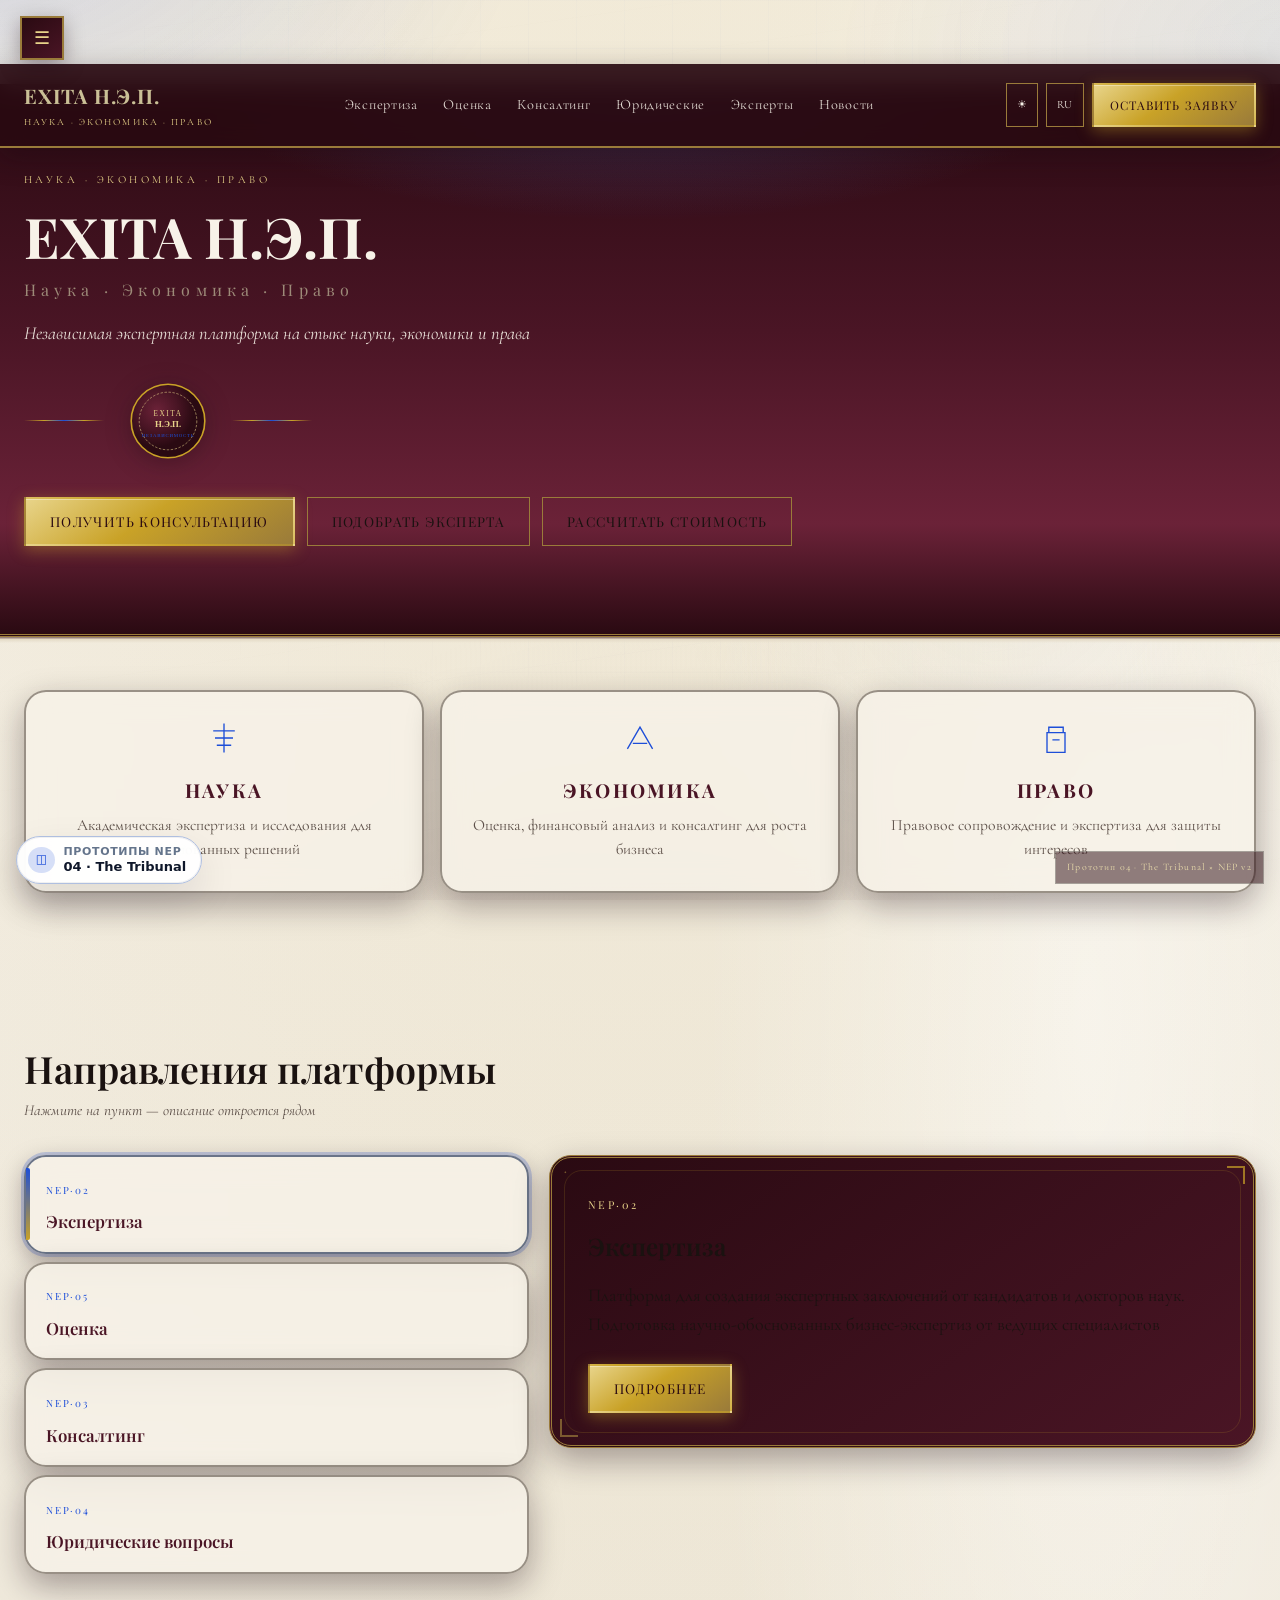
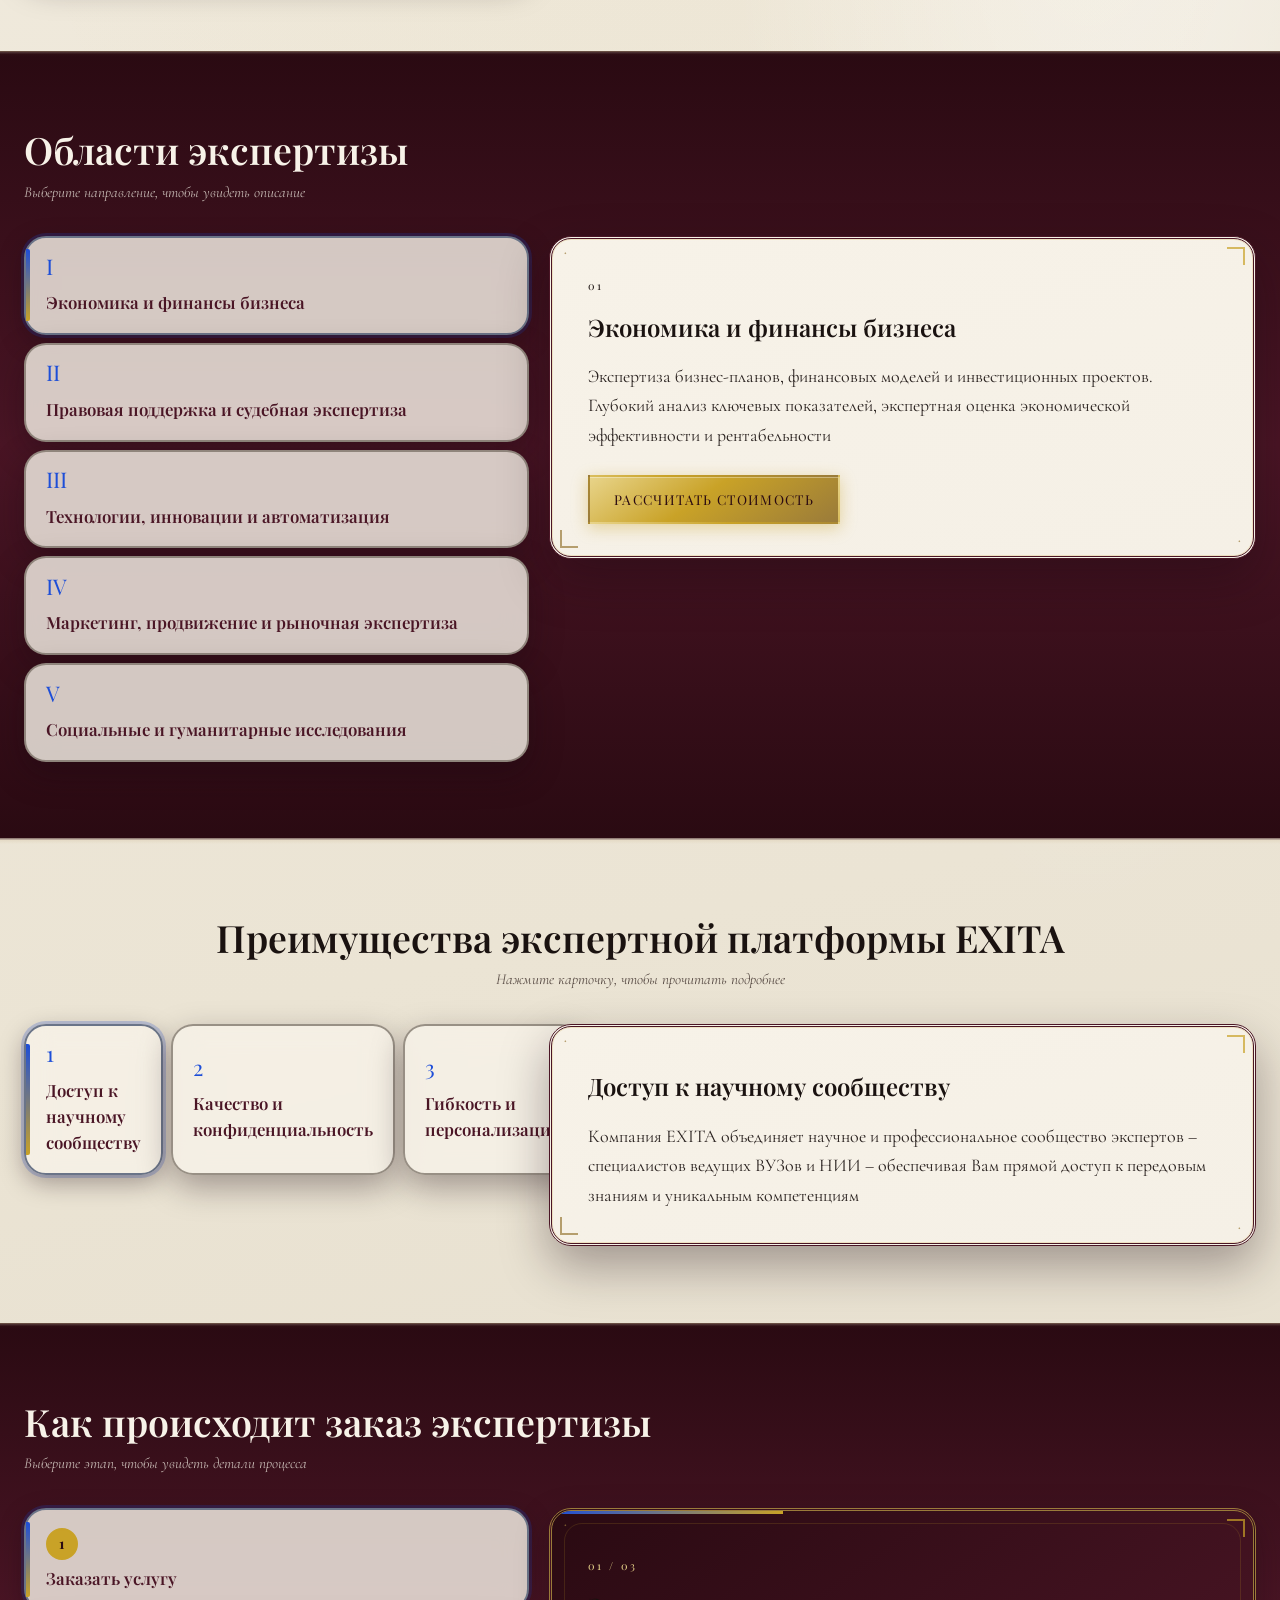
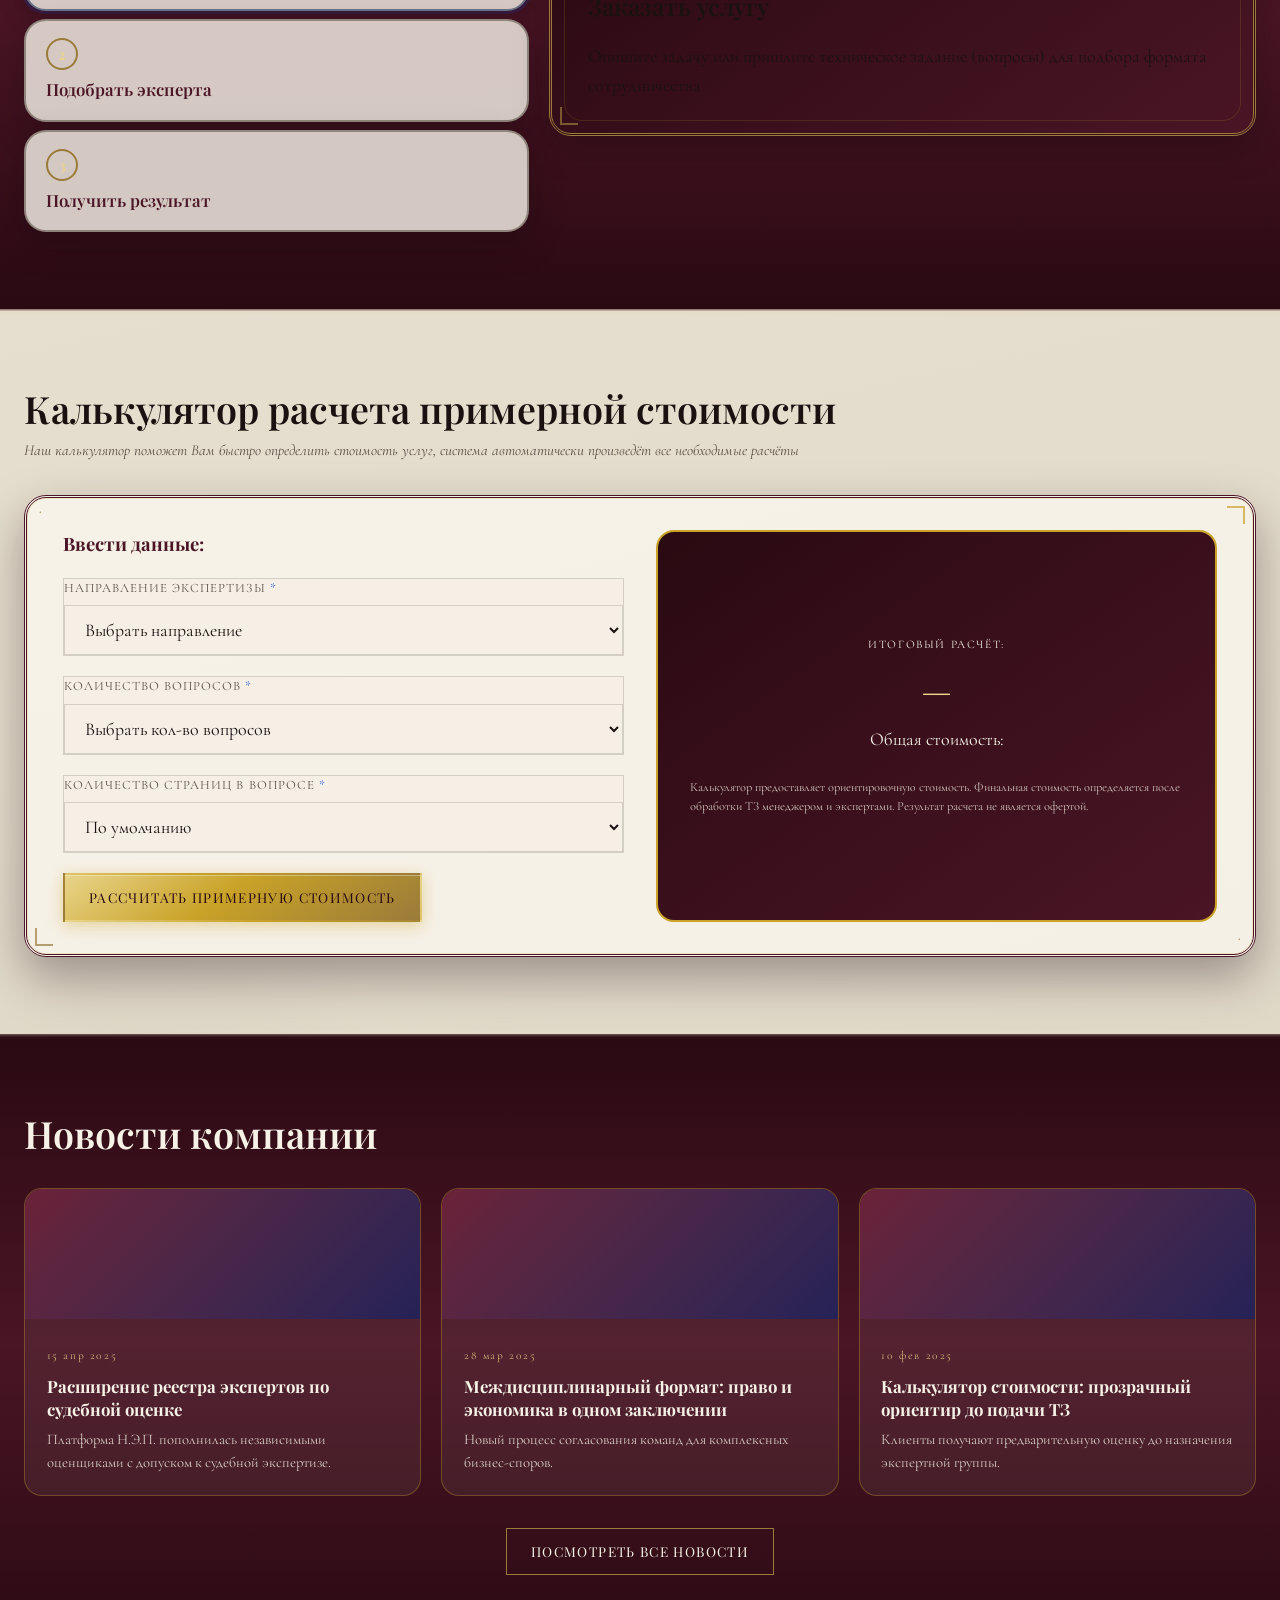
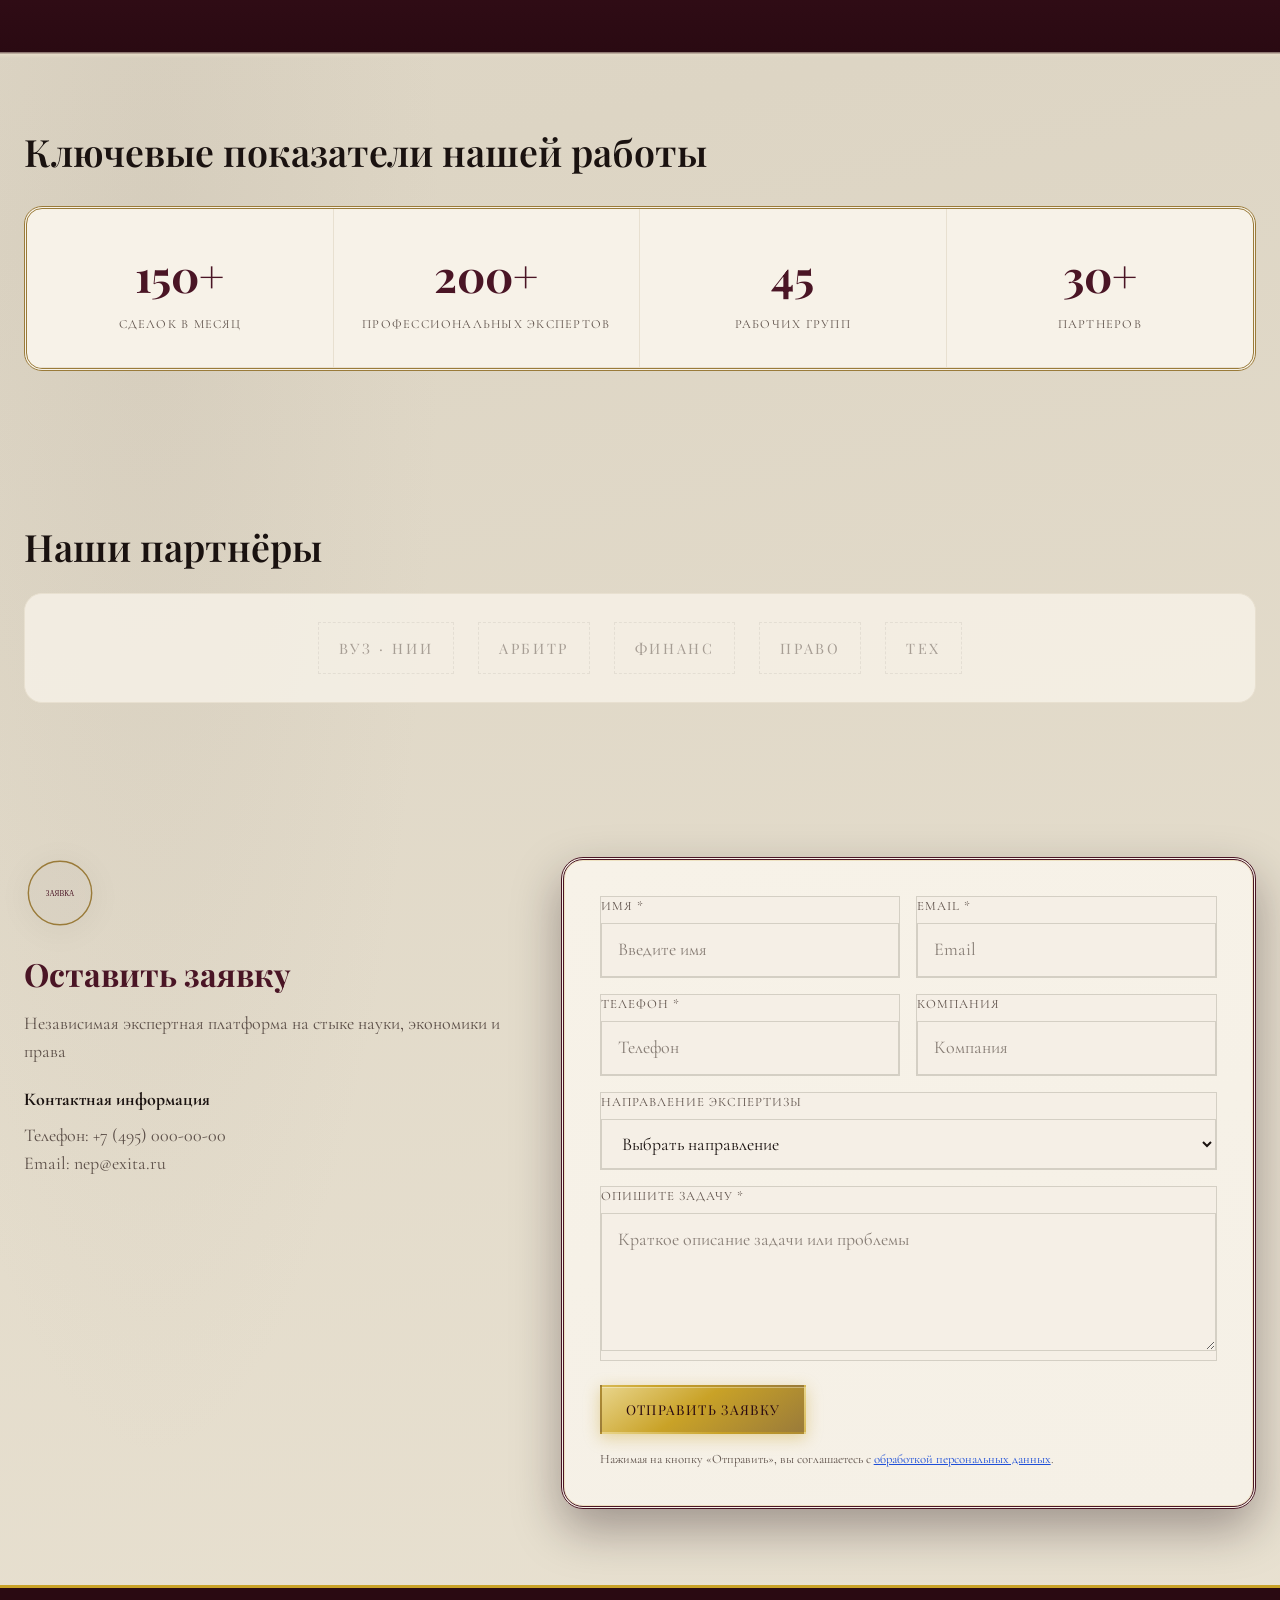
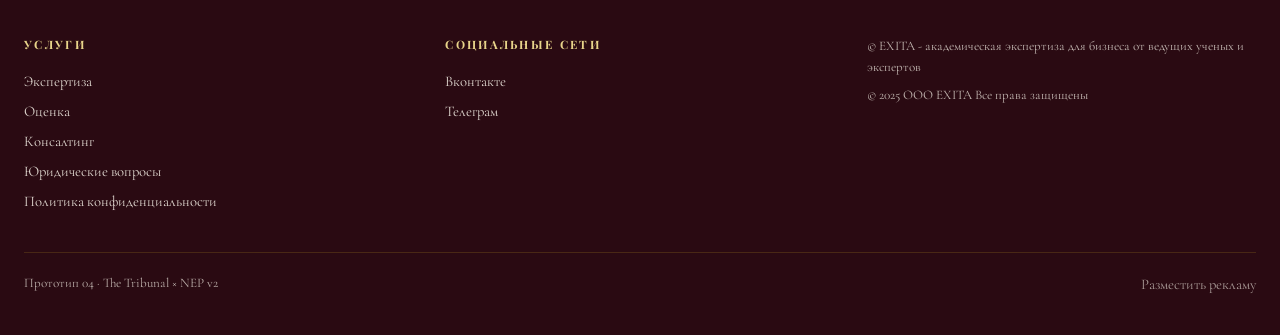
<file: 04-the-tribunal/index.html>
<!DOCTYPE html>
<html lang="ru" class="nep-scrollbar-thin" data-proto-mobile-nav="custom">
<head>
  <meta charset="UTF-8" />
  <meta name="viewport" content="width=device-width, initial-scale=1.0" />
  <title>EXITA Н.Э.П. — The Tribunal × NEP v2</title>
  <meta name="description" content="Независимая экспертная платформа на стыке науки, экономики и права. Наука · Экономика · Право." />
  <link rel="preconnect" href="https://fonts.googleapis.com" />
  <link rel="preconnect" href="https://fonts.gstatic.com" crossorigin />
  <link href="https://fonts.googleapis.com/css2?family=Cormorant+Garamond:ital,wght@0,400;0,500;0,600;0,700;1,400&family=Playfair+Display:ital,wght@0,400;0,600;0,700;1,400&display=swap" rel="stylesheet" />
  <link rel="stylesheet" href="../_shared/proto-fixes.css" />
  <script src="../_shared/proto-theme-init.js" data-mode="overlay-dark"></script>
  <style>
    :root {
      --nep-accent: #1d4ed8;
      --nep-accent-soft: rgba(29, 78, 216, 0.14);
      --nep-accent-glow: rgba(29, 78, 216, 0.28);
      --ambient-royal: rgba(29, 78, 216, 0.28);
      --burgundy-deep: #2a0a12;
      --burgundy: #4a1525;
      --burgundy-mid: #6b2238;
      --gold: #c9a227;
      --gold-light: #e8d48a;
      --gold-muted: #9a7b3a;
      --chamber-cream: #f7f2e8;
      --chamber-cream-dark: #e8e0d0;
      --cream: var(--chamber-cream);
      --cream-dark: var(--chamber-cream-dark);
      --stone: #d4cfc4;
      --ink: #1a1210;
      --ink-muted: #5c4f48;
      --marble-a: #f5f0e6;
      --marble-b: #ebe4d4;
      --marble-c: #ddd5c4;
      --shadow: rgba(26, 10, 18, 0.35);
      --nep-fg: var(--ink);
      --nep-fg-muted: var(--ink-muted);
      --nep-fg-subtle: color-mix(in srgb, var(--ink-muted) 72%, var(--cream));
      --nep-bg: var(--cream);
      --nep-bg-elevated: var(--marble-a);
      --nep-border: var(--stone);
      --nep-error: #991b1b;
      --nep-error-fg: #991b1b;
      --nep-error-bg: color-mix(in srgb, #dc2626 8%, var(--chamber-cream));
      --nep-on-accent: var(--burgundy-deep);
      --app-glass-bg: rgba(247, 242, 232, 0.82);
      --app-border: color-mix(in srgb, var(--gold-muted) 55%, var(--nep-accent) 20%);
      --glass: var(--app-glass-bg);
      --glass-border: var(--app-border);
      --column-w: 72px;
      --omni-h: 4rem;
      --serif: "Playfair Display", Georgia, serif;
      --serif-body: "Cormorant Garamond", Georgia, serif;
    }

    *, *::before, *::after { box-sizing: border-box; margin: 0; padding: 0; }
    html {
      scroll-behavior: smooth;
    }
    html.nep-scrollbar-thin {
      scrollbar-width: thin;
      scrollbar-color: color-mix(in srgb, var(--nep-accent) 55%, var(--gold-muted)) transparent;
    }
    html.nep-scrollbar-thin::-webkit-scrollbar { width: 4px; height: 4px; }
    html.nep-scrollbar-thin::-webkit-scrollbar-thumb {
      background: color-mix(in srgb, var(--nep-accent) 55%, var(--gold-muted));
      border-radius: 4px;
    }
    html.nep-scrollbar-thin::-webkit-scrollbar-track { background: transparent; }

    ::selection {
      background: color-mix(in srgb, var(--nep-accent) 35%, transparent);
    }

    body {
      font-family: var(--serif-body);
      font-size: 1.125rem;
      line-height: 1.55;
      color: var(--nep-fg);
      background: var(--nep-bg);
      background-image:
        radial-gradient(ellipse 140% 90% at 50% -15%, rgba(201, 162, 39, 0.1), transparent 55%),
        radial-gradient(ellipse 60% 45% at 85% 15%, rgba(255, 255, 255, 0.55), transparent 50%),
        radial-gradient(ellipse 50% 40% at 12% 75%, rgba(180, 170, 155, 0.18), transparent 45%),
        linear-gradient(168deg, var(--marble-a) 0%, var(--marble-b) 38%, var(--marble-c) 72%, color-mix(in srgb, var(--marble-b) 80%, var(--cream-dark)) 100%);
      min-height: 100vh;
      overflow-x: hidden;
    }

    body::before {
      content: "";
      position: fixed;
      inset: 0;
      pointer-events: none;
      z-index: 0;
      opacity: 0.42;
      background-image:
        repeating-linear-gradient(88deg, transparent, transparent 3px, rgba(255, 255, 255, 0.025) 3px, rgba(255, 255, 255, 0.025) 5px),
        repeating-linear-gradient(172deg, transparent, transparent 48px, rgba(212, 207, 196, 0.06) 48px, rgba(212, 207, 196, 0.06) 49px),
        radial-gradient(circle at 22% 28%, rgba(255, 255, 255, 0.55) 0%, transparent 22%),
        radial-gradient(circle at 78% 62%, rgba(180, 170, 155, 0.2) 0%, transparent 28%),
        radial-gradient(ellipse 35% 25% at 55% 88%, rgba(201, 162, 39, 0.04) 0%, transparent 100%);
    }

    .skip-link {
      position: absolute;
      left: -9999px;
      top: 0;
      z-index: 600;
      padding: 0.65rem 1.1rem;
      background: var(--burgundy-deep);
      color: var(--gold-light);
      border: 2px solid var(--gold-muted);
      font-family: var(--serif);
      font-size: 0.85rem;
      letter-spacing: 0.06em;
    }
    .skip-link:focus {
      left: 1rem;
      top: 1rem;
    }

    .scroll-progress {
      position: fixed;
      top: 0;
      left: 0;
      height: 2px;
      width: 0;
      z-index: 550;
      background: var(--nep-accent);
      pointer-events: none;
      transition: width 0.08s linear;
    }

    a:focus-visible,
    button:focus-visible,
    input:focus-visible,
    select:focus-visible,
    textarea:focus-visible {
      outline: none;
      box-shadow: 0 0 0 3px color-mix(in srgb, var(--nep-accent) 35%, transparent);
    }

    @media (prefers-reduced-motion: reduce) {
      html { scroll-behavior: auto; }
      .nep-backdrop__aura,
      .nep-backdrop__grid,
      .reveal,
      .panel-content,
      .seal::after { animation: none !important; transition: none !important; }
      .reveal { opacity: 1; transform: none; }
    }

    img { max-width: 100%; display: block; }
    a { color: inherit; text-decoration: none; }
    button, input, select, textarea { font: inherit; }
    ul { list-style: none; }
    [hidden] { display: none !important; }

    /* NepBackdrop — royal ambient grid */
    .nep-backdrop {
      position: fixed;
      inset: 0;
      pointer-events: none;
      z-index: 0;
      overflow: hidden;
    }
    .nep-backdrop__aura {
      position: absolute;
      inset: -20%;
      background:
        radial-gradient(ellipse 55% 45% at 12% 8%, var(--ambient-royal), transparent 58%),
        radial-gradient(ellipse 50% 40% at 88% 18%, rgba(29, 78, 216, 0.16), transparent 55%),
        radial-gradient(ellipse 45% 35% at 50% 95%, rgba(74, 21, 37, 0.12), transparent 60%);
      opacity: 0.55;
    }
    .nep-backdrop__grid {
      position: absolute;
      inset: 0;
      background-image:
        linear-gradient(rgba(29, 78, 216, 0.07) 1px, transparent 1px),
        linear-gradient(90deg, rgba(29, 78, 216, 0.07) 1px, transparent 1px);
      background-size: 48px 48px;
      mask-image: radial-gradient(ellipse 75% 65% at 50% 35%, black, transparent 78%);
      opacity: 0.65;
    }

    .nep-container {
      width: min(100% - 2.5rem, 92rem);
      margin-inline: auto;
      position: relative;
      z-index: 1;
    }

    .nep-section { padding: clamp(3rem, 7vw, 5rem) 0; position: relative; }

    .nep-section--chamber {
      background: linear-gradient(180deg, var(--burgundy-deep) 0%, var(--burgundy) 50%, var(--burgundy-deep) 100%);
      color: var(--cream);
      box-shadow: inset 0 1px 0 rgba(201, 162, 39, 0.12);
    }

    /* Soft transitions between chamber (burgundy) and marble (cream) bands */
    .nep-section--chamber + .nep-section:not(.nep-section--chamber),
    .hero + .nep-section:not(.nep-section--chamber),
    .nep-section:not(.nep-section--chamber) + .nep-section--chamber {
      position: relative;
    }
    .nep-section--chamber + .nep-section:not(.nep-section--chamber)::before,
    .hero + .nep-section:not(.nep-section--chamber)::before,
    .nep-section:not(.nep-section--chamber) + .nep-section--chamber::before {
      content: "";
      position: absolute;
      top: 0;
      left: 0;
      right: 0;
      height: clamp(3px, 0.6vw, 6px);
      pointer-events: none;
      z-index: 2;
    }
    .nep-section--chamber + .nep-section:not(.nep-section--chamber)::before,
    .hero + .nep-section:not(.nep-section--chamber)::before {
      background: linear-gradient(
        180deg,
        color-mix(in srgb, var(--burgundy-deep) 55%, transparent),
        color-mix(in srgb, var(--gold-muted) 18%, var(--marble-a)) 40%,
        transparent
      );
    }
    .nep-section:not(.nep-section--chamber) + .nep-section--chamber::before {
      background: linear-gradient(
        180deg,
        color-mix(in srgb, var(--marble-c) 70%, transparent),
        color-mix(in srgb, var(--burgundy-deep) 35%, var(--gold-muted) 8%) 55%,
        transparent
      );
    }
    .nep-section--chamber::before {
      content: "";
      position: absolute;
      inset: 0;
      background-image:
        linear-gradient(90deg, rgba(201, 162, 39, 0.06) 1px, transparent 1px),
        linear-gradient(rgba(29, 78, 216, 0.05) 1px, transparent 1px);
      background-size: 48px 48px;
      pointer-events: none;
      opacity: 0.45;
    }

    .section-eyebrow {
      font-family: var(--serif);
      font-size: 0.7rem;
      letter-spacing: 0.28em;
      text-transform: uppercase;
      color: var(--gold-muted);
    }
    .nep-section--chamber .section-eyebrow { color: var(--gold-light); opacity: 0.9; }

    .section-title {
      font-family: var(--serif);
      font-size: clamp(1.75rem, 4vw, 2.35rem);
      font-weight: 600;
      line-height: 1.2;
    }

    .section-hint {
      font-size: 0.95rem;
      font-style: italic;
      font-weight: 400;
      color: var(--nep-fg-muted);
      margin-top: 0.5rem;
    }

    .reveal {
      opacity: 0;
      transform: translateY(16px);
      transition: opacity 0.55s ease, transform 0.55s ease;
    }
    .reveal.is-visible {
      opacity: 1;
      transform: translateY(0);
    }
    .reveal-stagger > * {
      opacity: 0;
      transform: translateY(16px);
      transition: opacity 0.5s ease, transform 0.5s ease;
    }
    .reveal-stagger.is-visible > * {
      opacity: 1;
      transform: translateY(0);
    }
    .reveal-stagger.is-visible > *:nth-child(1) { transition-delay: 0s; }
    .reveal-stagger.is-visible > *:nth-child(2) { transition-delay: 0.06s; }
    .reveal-stagger.is-visible > *:nth-child(3) { transition-delay: 0.12s; }
    .reveal-stagger.is-visible > *:nth-child(4) { transition-delay: 0.18s; }
    .reveal-stagger.is-visible > *:nth-child(5) { transition-delay: 0.24s; }
    .nep-section--chamber .section-hint { color: rgba(247, 242, 232, 0.72); }

    /* Omni-Bar */
    .omni-bar {
      position: fixed;
      left: 0;
      top: 0;
      z-index: 500;
      padding: 1rem 1.25rem;
      pointer-events: none;
    }
    .omni-bar__btn {
      pointer-events: auto;
      width: 2.75rem;
      height: 2.75rem;
      display: grid;
      place-items: center;
      border: 2px solid var(--gold-muted);
      background: linear-gradient(145deg, var(--burgundy-deep), var(--burgundy));
      color: var(--gold-light);
      font-size: 1.15rem;
      cursor: pointer;
      box-shadow: 0 6px 20px var(--shadow);
      transition: border-color 0.2s, box-shadow 0.2s;
    }
    .omni-bar__btn:hover {
      border-color: var(--nep-accent);
      box-shadow: 0 8px 24px color-mix(in srgb, var(--nep-accent) 35%, var(--shadow));
    }
    .omni-drawer {
      position: fixed;
      inset: 0;
      z-index: 490;
      background: rgba(26, 10, 18, 0.55);
      backdrop-filter: blur(4px);
      opacity: 0;
      visibility: hidden;
      transition: opacity 0.25s, visibility 0.25s;
    }
    .omni-drawer.is-open { opacity: 1; visibility: visible; }
    .omni-drawer__panel {
      width: min(18rem, 85vw);
      height: 100%;
      background: linear-gradient(180deg, var(--burgundy-deep), var(--burgundy));
      border-right: 2px solid var(--gold-muted);
      padding: 5rem 1.5rem 2rem;
      color: var(--cream);
      transform: translateX(-100%);
      transition: transform 0.28s ease;
    }
    .omni-drawer.is-open .omni-drawer__panel { transform: translateX(0); }
    .omni-drawer__label {
      font-size: 0.65rem;
      letter-spacing: 0.2em;
      text-transform: uppercase;
      color: var(--gold-light);
      margin-bottom: 1.25rem;
    }
    .omni-drawer a {
      display: block;
      padding: 0.65rem 0;
      border-bottom: 1px solid rgba(201, 162, 39, 0.2);
      font-size: 0.95rem;
      letter-spacing: 0.04em;
    }
    .omni-drawer a:hover { color: var(--gold-light); }

    /* NepHeader */
    .nep-header {
      position: sticky;
      top: var(--omni-h);
      z-index: 100;
      background: color-mix(in srgb, var(--burgundy-deep) 92%, transparent);
      backdrop-filter: blur(12px);
      -webkit-backdrop-filter: blur(12px);
      border-bottom: 2px solid var(--gold-muted);
      box-shadow: 0 8px 28px var(--shadow);
      color: var(--cream);
      transition: box-shadow 0.25s ease, backdrop-filter 0.25s ease;
    }
    .nep-header.is-scrolled {
      box-shadow: 0 12px 36px var(--shadow), 0 2px 8px rgba(26, 10, 18, 0.2);
      backdrop-filter: blur(18px);
      -webkit-backdrop-filter: blur(18px);
    }
    .nep-header__inner {
      display: flex;
      align-items: center;
      justify-content: space-between;
      gap: 1rem;
      padding: 1rem 0;
    }
    .nep-header__brand-title {
      font-family: var(--serif);
      font-size: 1.25rem;
      font-weight: 700;
      letter-spacing: 0.04em;
      color: color-mix(in srgb, var(--gold-light) 85%, var(--nep-accent));
    }
    .nep-header__brand-sub {
      display: block;
      font-size: 0.6rem;
      letter-spacing: 0.22em;
      text-transform: uppercase;
      color: var(--gold-light);
      margin-top: 0.15rem;
    }
    .nep-header__nav {
      display: none;
      align-items: center;
      gap: clamp(0.75rem, 2vw, 1.75rem);
    }
    .nep-header__nav a {
      font-size: 0.9rem;
      letter-spacing: 0.05em;
      opacity: 0.88;
      transition: color 0.2s;
    }
    .nep-header__nav a:hover { color: var(--gold-light); }
    .nep-header__actions {
      display: flex;
      align-items: center;
      gap: 0.5rem;
    }
    .nep-header__menu {
      display: block;
      padding: 0.45rem 0.75rem;
      border: 1px solid var(--gold-muted);
      background: transparent;
      color: var(--cream);
      cursor: pointer;
      font-size: 0.8rem;
      letter-spacing: 0.08em;
    }
    @media (min-width: 1024px) {
      .nep-header__nav { display: flex; }
      .nep-header__menu { display: none; }
    }
    @media (max-width: 1023px) {
      .nep-header__nav { display: none !important; }
      .nep-header__menu { display: block !important; }
      .nep-header__actions > .header-cta { display: none !important; }
    }
    .nep-header__mobile {
      display: none;
      flex-direction: column;
      gap: 0.35rem;
      padding: 0 0 1rem;
      border-top: 1px solid rgba(201, 162, 39, 0.25);
      position: relative;
      z-index: 120;
    }
    .nep-header__mobile.is-open { display: flex; }
    .nep-header__mobile a { padding: 0.5rem 0; font-size: 0.9rem; }

    /* Buttons & fields */
    .nep-btn-primary,
    .nep-btn-ghost {
      display: inline-flex;
      align-items: center;
      justify-content: center;
      gap: 0.5rem;
      padding: 0.75rem 1.5rem;
      font-family: var(--serif);
      font-size: 0.85rem;
      letter-spacing: 0.1em;
      text-transform: uppercase;
      border: none;
      cursor: pointer;
      transition: transform 0.2s, box-shadow 0.2s, background 0.2s, border-color 0.2s;
    }
    .nep-btn-primary {
      background: linear-gradient(145deg, var(--gold-light) 0%, var(--gold) 45%, var(--gold-muted) 100%);
      color: var(--burgundy-deep);
      border: 2px solid transparent;
      box-shadow: 0 4px 16px rgba(201, 162, 39, 0.4), inset 0 1px 0 rgba(255, 255, 255, 0.35);
    }
    .nep-btn-primary:hover {
      transform: translateY(-1px);
      border-color: var(--gold-light);
      box-shadow:
        0 4px 16px rgba(201, 162, 39, 0.45),
        0 0 22px color-mix(in srgb, var(--gold) 42%, transparent),
        inset 0 1px 0 rgba(255, 255, 255, 0.35);
    }
    .nep-btn-primary:active { transform: translateY(0) scale(0.98); }
    .nep-btn-primary:disabled {
      opacity: 0.72;
      cursor: wait;
      transform: none;
    }
    .nep-btn-ghost {
      background: transparent;
      color: inherit;
      border: 1px solid var(--gold-muted);
    }
    .nep-btn-ghost:hover {
      border-color: var(--gold-light);
      background: var(--nep-accent-soft);
      box-shadow: 0 0 18px color-mix(in srgb, var(--gold) 30%, transparent);
    }
    .nep-section--chamber .nep-btn-ghost { color: var(--cream); }
    .nep-field label {
      display: block;
      font-size: 0.8rem;
      letter-spacing: 0.08em;
      text-transform: uppercase;
      color: var(--nep-fg-muted);
      margin-bottom: 0.4rem;
    }
    .nep-field select,
    .nep-field input,
    .nep-field textarea {
      width: 100%;
      padding: 0.75rem 1rem;
      border: 1px solid var(--nep-border);
      background: color-mix(in srgb, var(--nep-bg-elevated) 88%, transparent);
      color: var(--nep-fg);
    }
    .nep-field select:focus,
    .nep-field input:focus,
    .nep-field textarea:focus {
      outline: none;
    }
    .nep-field input[aria-invalid="true"],
    .nep-field select[aria-invalid="true"],
    .nep-field textarea[aria-invalid="true"] {
      border-color: var(--nep-error);
      box-shadow: 0 0 0 2px color-mix(in srgb, var(--nep-error) 25%, transparent);
    }
    @keyframes field-shake {
      0%, 100% { transform: translateX(0); }
      20%, 60% { transform: translateX(-4px); }
      40%, 80% { transform: translateX(4px); }
    }
    .nep-field.is-shake input,
    .nep-field.is-shake select {
      animation: field-shake 0.4s ease;
    }
    .lead-success {
      margin-top: 1rem;
      padding: 0.85rem 1rem;
      border: 1px solid color-mix(in srgb, #15803d 35%, var(--stone));
      background: color-mix(in srgb, #15803d 8%, var(--cream));
      color: #15803d;
      font-weight: 600;
      border-radius: 8px;
    }

    /* Panels */
    .nep-pillar-card,
    .nep-panel,
    .nep-explorer-tab {
      border-radius: 22px;
      background: var(--glass);
      backdrop-filter: blur(14px);
      -webkit-backdrop-filter: blur(14px);
      border: 2px solid var(--glass-border);
      box-shadow: 0 12px 32px var(--shadow);
    }
    .nep-panel {
      padding: 2rem 2.25rem;
      position: relative;
      min-height: 220px;
    }
    .nep-panel--gilded {
      border: 3px double var(--burgundy);
      background: linear-gradient(165deg, var(--nep-bg) 0%, var(--nep-bg-elevated) 100%);
      box-shadow: 0 20px 48px var(--shadow), inset 0 0 0 1px rgba(201, 162, 39, 0.2);
      color: var(--nep-fg);
    }
    .nep-panel--ornate {
      position: relative;
    }
    .nep-panel--ornate::before,
    .nep-panel--ornate::after {
      content: "◆";
      position: absolute;
      font-size: 0.55rem;
      color: var(--gold-muted);
      line-height: 1;
      pointer-events: none;
      opacity: 0.75;
    }
    .nep-panel--ornate::before { top: 10px; left: 12px; }
    .nep-panel--ornate::after { bottom: 10px; right: 12px; }
    .nep-panel--ornate .nep-panel__corner-tr,
    .nep-panel--ornate .nep-panel__corner-bl {
      position: absolute;
      width: 18px;
      height: 18px;
      pointer-events: none;
      opacity: 0.7;
    }
    .nep-panel--ornate .nep-panel__corner-tr {
      top: 8px;
      right: 8px;
      border-top: 2px solid var(--gold);
      border-right: 2px solid var(--gold);
    }
    .nep-panel--ornate .nep-panel__corner-bl {
      bottom: 8px;
      left: 8px;
      border-bottom: 2px solid var(--gold-muted);
      border-left: 2px solid var(--gold-muted);
    }
    .nep-panel--chamber {
      background: linear-gradient(145deg, var(--burgundy-deep) 0%, var(--burgundy) 100%);
      color: var(--cream);
      border: 3px double var(--gold-muted);
    }
    .nep-panel--chamber::after {
      content: "";
      position: absolute;
      inset: 12px;
      border: 1px solid rgba(201, 162, 39, 0.22);
      border-radius: 18px;
      pointer-events: none;
    }
    .nep-panel__code {
      font-family: var(--serif);
      font-size: 0.68rem;
      letter-spacing: 0.22em;
      color: var(--nep-accent);
    }
    .nep-panel--chamber .nep-panel__code { color: var(--gold-light); }
    .nep-panel__title {
      font-family: var(--serif);
      font-size: 1.5rem;
      margin: 0.6rem 0 1rem;
      font-weight: 600;
    }
    .nep-panel__body {
      line-height: 1.65;
      opacity: 0.92;
    }
    .panel-content { transition: opacity 0.22s cubic-bezier(0.22, 1, 0.36, 1); }
    .panel-content.is-fading { opacity: 0; }

    /* Explorer layout — mobile scroll via proto-fixes .explorer-tabs */
    .explorer {
      display: grid;
      gap: 1.5rem;
      min-width: 0;
    }
    @media (min-width: 1024px) {
      .explorer { grid-template-columns: minmax(0, 5fr) minmax(0, 7fr); align-items: start; }
      .explorer--process .explorer__tabs { order: 0; }
    }
    .explorer__tabs,
    .explorer-tabs {
      display: flex;
      flex-direction: column;
      gap: 0.5rem;
      min-width: 0;
    }
    @media (min-width: 1024px) {
      .explorer__tabs--row-sm {
        display: grid;
        grid-template-columns: repeat(3, 1fr);
      }
    }
    .nep-explorer-tab {
      text-align: left;
      padding: 1.1rem 1.25rem;
      cursor: pointer;
      transition: border-color 0.2s, box-shadow 0.2s, background 0.2s;
      width: 100%;
      color: inherit;
      position: relative;
    }
    .nep-explorer-tab::before {
      content: "";
      position: absolute;
      left: 0;
      top: 12%;
      bottom: 12%;
      width: 4px;
      border-radius: 0 2px 2px 0;
      background: transparent;
      transition: background 0.2s;
    }
    .nep-explorer-tab.is-active {
      border-color: color-mix(in srgb, var(--nep-accent) 55%, var(--gold));
      box-shadow:
        0 8px 24px var(--shadow),
        0 0 0 3px color-mix(in srgb, var(--nep-accent) 22%, transparent);
    }
    .nep-explorer-tab.is-active::before {
      background: linear-gradient(180deg, var(--nep-accent), var(--gold));
    }
    .nep-explorer-tab__code {
      font-size: 0.62rem;
      letter-spacing: 0.18em;
      font-family: var(--serif);
      color: var(--nep-accent);
    }
    .nep-section--chamber .nep-explorer-tab__code { color: var(--gold-light); }
    .nep-explorer-tab__title {
      display: block;
      font-family: var(--serif);
      font-size: 1.05rem;
      font-weight: 600;
      margin-top: 0.35rem;
      color: var(--burgundy);
    }
    html.theme-dark .nep-explorer-tab__title { color: var(--nep-fg); }
    .nep-section--chamber .explorer .nep-explorer-tab__title { color: var(--burgundy); }
    .nep-explorer-tab__roman {
      font-family: var(--serif);
      font-size: 1.35rem;
      color: var(--nep-accent);
      line-height: 1;
    }
    .nep-section--chamber .explorer .nep-explorer-tab__roman { color: var(--nep-accent); }

    /* Classical columns — hidden on tablet/mobile to prevent overflow */
    .chamber {
      position: relative;
      overflow-x: clip;
    }
    .chamber::before,
    .chamber::after {
      content: "";
      position: absolute;
      top: 0;
      bottom: 0;
      width: var(--column-w);
      pointer-events: none;
      opacity: 0.28;
      background: repeating-linear-gradient(90deg, var(--stone) 0, var(--stone) 8px, var(--cream-dark) 8px, var(--cream-dark) 16px, var(--stone) 16px, var(--stone) 24px);
      border-left: 3px solid var(--gold-muted);
      border-right: 3px solid var(--gold-muted);
    }
    .chamber::before { left: max(0px, calc(50% - 46rem - var(--column-w) - 1rem)); }
    .chamber::after { right: max(0px, calc(50% - 46rem - var(--column-w) - 1rem)); }
    @media (max-width: 1280px) {
      .chamber::before, .chamber::after { display: none; }
    }

    /* Hero */
    .hero {
      padding: clamp(3rem, 8vw, 5.5rem) 0;
      background: linear-gradient(180deg, var(--burgundy-deep) 0%, var(--burgundy) 45%, var(--burgundy-mid) 80%, var(--burgundy-deep) 100%);
      color: var(--cream);
      border-bottom: 3px double var(--gold-muted);
      position: relative;
      overflow: hidden;
    }
    .hero::before {
      content: "";
      position: absolute;
      inset: 0;
      background:
        radial-gradient(ellipse 55% 40% at 50% 0%, var(--nep-accent-glow), transparent 62%),
        radial-gradient(ellipse 60% 40% at 50% 0%, rgba(201, 162, 39, 0.12), transparent 60%);
      pointer-events: none;
    }
    .hero__eyebrow {
      font-size: 0.68rem;
      letter-spacing: 0.32em;
      text-transform: uppercase;
      color: var(--gold-light);
      margin-bottom: 1rem;
    }
    .hero h1 {
      font-family: var(--serif);
      font-size: clamp(1.75rem, 8vw, 3.5rem);
      font-weight: 700;
      line-height: 1.12;
    }
    .hero__expansion {
      display: block;
      font-size: clamp(0.85rem, 2vw, 1rem);
      font-weight: 400;
      letter-spacing: 0.32em;
      color: color-mix(in srgb, var(--gold-light) 80%, var(--nep-accent));
      margin-top: 0.85rem;
      opacity: 0.72;
    }
    .hero__tagline {
      margin-top: 1.25rem;
      max-width: 36rem;
      font-size: 1.15rem;
      font-style: italic;
      opacity: 0.9;
      line-height: 1.6;
    }
    .hero__seal-row {
      display: flex;
      align-items: center;
      justify-content: flex-start;
      gap: 1.5rem;
      margin: 2rem 0 2.25rem;
      flex-wrap: wrap;
    }
    .hero__divider {
      width: 80px;
      height: 1px;
      background: linear-gradient(90deg, transparent, var(--gold), var(--nep-accent), var(--gold), transparent);
    }
    .seal {
      width: 80px;
      height: 80px;
      flex-shrink: 0;
      position: relative;
      cursor: default;
    }
    .seal svg {
      width: 100%;
      height: 100%;
      filter: drop-shadow(0 4px 12px var(--shadow));
      transition: filter 0.45s ease;
    }
    .seal::after {
      content: "";
      position: absolute;
      inset: 4%;
      border-radius: 50%;
      background: linear-gradient(115deg, transparent 38%, rgba(232, 212, 138, 0.45) 50%, transparent 62%);
      opacity: 0;
      pointer-events: none;
      transition: opacity 0.35s ease;
    }
    .seal:hover svg {
      filter: drop-shadow(0 6px 16px var(--shadow)) brightness(1.06);
    }
    .seal:hover::after {
      opacity: 1;
      animation: seal-shimmer 1.4s ease;
    }
    @keyframes seal-shimmer {
      0% { transform: translateX(-120%) rotate(-8deg); opacity: 0; }
      35% { opacity: 0.85; }
      100% { transform: translateX(120%) rotate(-8deg); opacity: 0; }
    }
    .hero__actions {
      display: flex;
      flex-wrap: wrap;
      gap: 0.75rem;
    }

    /* Pillars */
    .pillar-strip {
      display: grid;
      grid-template-columns: repeat(3, 1fr);
      gap: 1rem;
      margin-top: -1.5rem;
      position: relative;
      z-index: 2;
    }
    @media (max-width: 768px) {
      .pillar-strip { grid-template-columns: 1fr; margin-top: 2rem; }
    }
    .nep-pillar-card {
      padding: 1.75rem 1.5rem;
      text-align: center;
      transition: transform 0.25s;
      position: relative;
    }
    .nep-pillar-card::after {
      content: "→";
      position: absolute;
      right: 1.1rem;
      top: 50%;
      transform: translateY(-50%);
      font-family: var(--serif);
      color: var(--nep-accent);
      opacity: 0;
      transition: opacity 0.25s ease, transform 0.25s ease;
    }
    .nep-pillar-card:hover::after {
      opacity: 1;
      transform: translateY(-50%) translateX(2px);
    }
    .nep-pillar-card:hover { transform: translateY(-4px); }
    .nep-pillar-card h3 {
      font-family: var(--serif);
      font-size: 1.2rem;
      letter-spacing: 0.12em;
      text-transform: uppercase;
      color: var(--burgundy);
      margin: 0.75rem 0 0.5rem;
    }
    .nep-pillar-card p { font-size: 0.98rem; color: var(--nep-fg-muted); }
    html.theme-dark .nep-pillar-card h3 { color: var(--gold-light); }
    .pillar-icon {
      width: 36px;
      height: 36px;
      margin: 0 auto;
      color: var(--nep-accent);
    }

    /* Calculator */
    .calc-grid {
      display: grid;
      gap: 2rem;
    }
    @media (min-width: 768px) {
      .calc-grid { grid-template-columns: 1fr 1fr; }
    }
    .calc-result {
      background: linear-gradient(145deg, var(--burgundy-deep), var(--burgundy));
      color: var(--cream);
      padding: 2rem;
      border-radius: 18px;
      border: 2px solid var(--gold);
      display: flex;
      flex-direction: column;
      justify-content: center;
      text-align: center;
    }
    .calc-result__price {
      font-family: var(--serif);
      font-size: 2.25rem;
      color: var(--gold-light);
      margin: 0.5rem 0;
    }
    .calc-disclaimer {
      font-size: 0.78rem;
      opacity: 0.78;
      margin-top: 1.5rem;
      line-height: 1.5;
      text-align: left;
    }

    /* News */
    .news-grid {
      display: grid;
      grid-template-columns: repeat(3, 1fr);
      gap: 1.25rem;
    }
    @media (max-width: 900px) { .news-grid { grid-template-columns: 1fr; } }
    .news-card {
      border-radius: 18px;
      overflow: hidden;
      border: 1px solid rgba(201, 162, 39, 0.35);
      background: rgba(247, 242, 232, 0.06);
      transition: transform 0.2s;
    }
    .news-card:hover { transform: translateY(-2px); }
    .news-card__img {
      height: 130px;
      background: linear-gradient(135deg, var(--burgundy-mid), color-mix(in srgb, var(--nep-accent) 35%, var(--burgundy-deep)));
    }
    .news-card__body { padding: 1.35rem; }
    .news-card__date {
      font-size: 0.72rem;
      letter-spacing: 0.14em;
      color: var(--gold-light);
      opacity: 0.85;
    }
    .news-card h3 {
      font-family: var(--serif);
      font-size: 1.05rem;
      margin: 0.45rem 0;
      line-height: 1.35;
      display: -webkit-box;
      -webkit-line-clamp: 2;
      -webkit-box-orient: vertical;
      overflow: hidden;
      transition: color 0.2s, text-decoration-color 0.2s;
    }
    .news-card:hover h3 {
      color: var(--gold-light);
      text-decoration: underline;
      text-decoration-color: var(--nep-accent);
      text-underline-offset: 3px;
    }
    .news-card p {
      font-size: 0.92rem;
      opacity: 0.82;
      display: -webkit-box;
      -webkit-line-clamp: 3;
      -webkit-box-orient: vertical;
      overflow: hidden;
    }

    /* Stats */
    .stats-grid {
      display: grid;
      grid-template-columns: repeat(4, 1fr);
      border: 3px double var(--gold-muted);
      background: var(--nep-bg);
      color: var(--nep-fg);
      border-radius: 18px;
      overflow: hidden;
    }
    @media (max-width: 1023px) { .stats-grid { grid-template-columns: repeat(2, 1fr); } }
    @media (max-width: 480px) { .stats-grid { grid-template-columns: 1fr; } }
    .stat {
      padding: 2rem 1.25rem;
      text-align: center;
      border-right: 1px solid var(--cream-dark);
      border-bottom: 1px solid var(--cream-dark);
    }
    .stat:nth-child(4n) { border-right: none; }
    @media (max-width: 1023px) {
      .stat:nth-child(2n) { border-right: none; }
      .stat:nth-child(4n) { border-right: 1px solid var(--cream-dark); }
    }
    @media (max-width: 480px) {
      .stat { border-right: none !important; }
    }
    .stat__value,
    .stat-value {
      font-family: var(--serif);
      font-size: clamp(1.85rem, 4vw, 2.75rem);
      font-weight: 700;
      color: var(--burgundy);
      font-variant-numeric: tabular-nums;
    }
    .stat__value span,
    .stat-value span { color: var(--nep-accent); }
    .stat__label {
      font-size: 0.78rem;
      letter-spacing: 0.1em;
      text-transform: uppercase;
      color: var(--nep-fg-muted);
      margin-top: 0.4rem;
    }
    html.theme-dark .stat__value,
    html.theme-dark .stat-value { color: var(--gold-light); }

    /* Partners */
    .partners-strip {
      display: flex;
      flex-wrap: wrap;
      justify-content: center;
      gap: 1.5rem;
      padding: 1.75rem;
      border-radius: 18px;
      border: 1px solid var(--cream-dark);
      background: var(--glass);
    }
    .partner-logo {
      font-family: var(--serif);
      font-size: 0.9rem;
      letter-spacing: 0.18em;
      color: var(--ink-muted);
      opacity: 0.5;
      padding: 0.85rem 1.25rem;
      border: 1px dashed var(--stone);
      transition: opacity 0.25s ease, transform 0.25s ease;
    }
    .partner-logo:hover {
      opacity: 0.85;
      transform: scale(1.02);
    }

    /* Lead form 5/7 */
    .lead-section {
      display: grid;
      gap: 2.5rem;
    }
    @media (min-width: 900px) {
      .lead-section { grid-template-columns: 5fr 7fr; align-items: start; }
    }
    .lead-aside h2 {
      font-family: var(--serif);
      font-size: 2rem;
      color: var(--burgundy);
      margin-bottom: 0.75rem;
    }
    html.theme-dark .lead-aside h2 { color: var(--gold-light); }
    .lead-form-panel {
      padding: 2.25rem;
    }
    .lead-form .grid-2 {
      display: grid;
      grid-template-columns: 1fr 1fr;
      gap: 1rem;
    }
    @media (max-width: 600px) { .lead-form .grid-2 { grid-template-columns: 1fr; } }
    .form-note {
      font-size: 0.8rem;
      color: var(--nep-fg-muted);
      margin-top: 1rem;
    }
    .form-note a { text-decoration: underline; color: var(--nep-accent); }

    /* Footer 3-col */
    .nep-footer {
      background: var(--burgundy-deep);
      color: var(--cream);
      padding: 3rem 0 2rem;
      border-top: 3px solid var(--gold);
    }
    .nep-footer__grid {
      display: grid;
      grid-template-columns: repeat(3, 1fr);
      gap: 2rem;
      margin-bottom: 2rem;
    }
    @media (max-width: 768px) { .nep-footer__grid { grid-template-columns: 1fr; } }
    .nep-footer h4 {
      font-family: var(--serif);
      font-size: 0.72rem;
      letter-spacing: 0.2em;
      text-transform: uppercase;
      color: var(--gold-light);
      margin-bottom: 1rem;
    }
    .nep-footer a {
      display: block;
      opacity: 0.88;
      margin-bottom: 0.45rem;
      font-size: 0.92rem;
    }
    .nep-footer a:hover { color: var(--gold-light); }
    .nep-footer__legal {
      font-size: 0.82rem;
      opacity: 0.75;
      line-height: 1.55;
    }
    .nep-footer__bottom {
      padding-top: 1.25rem;
      border-top: 1px solid rgba(201, 162, 39, 0.28);
      display: flex;
      flex-wrap: wrap;
      justify-content: space-between;
      gap: 0.75rem;
      font-size: 0.82rem;
      opacity: 0.7;
    }

    .theme-toggle,
    .lang-toggle {
      padding: 0.35rem 0.6rem;
      border: 1px solid var(--gold-muted);
      background: transparent;
      color: var(--cream);
      font-size: 0.7rem;
      letter-spacing: 0.08em;
      cursor: pointer;
    }
    .theme-toggle:hover,
    .lang-toggle:hover { border-color: var(--nep-accent); }

    .prototype-badge {
      position: fixed;
      bottom: 1rem;
      right: 1rem;
      z-index: 200;
      background: color-mix(in srgb, var(--burgundy-deep) 82%, transparent);
      color: var(--gold-light);
      font-size: 0.62rem;
      letter-spacing: 0.12em;
      padding: 0.5rem 0.7rem;
      border: 1px solid color-mix(in srgb, var(--gold-muted) 70%, var(--nep-accent));
      opacity: 0.62;
      transition: opacity 0.25s ease;
      cursor: default;
    }
    .prototype-badge:hover {
      opacity: 1;
    }
    .prototype-badge:hover::after {
      content: "HTML-прототип · без backend";
      position: absolute;
      right: 0;
      bottom: calc(100% + 0.45rem);
      white-space: nowrap;
      padding: 0.4rem 0.65rem;
      background: var(--burgundy-deep);
      border: 1px solid var(--gold-muted);
      font-size: 0.58rem;
      letter-spacing: 0.08em;
    }

    /* Utility classes */
    .u-relative-z { position: relative; z-index: 1; }
    .u-mt-section { margin-top: 2rem; }
    .u-mt-lg { margin-top: 1.5rem; }
    .u-mt-md { margin-top: 1rem; }
    .u-mt-sm { margin-top: 0.5rem; }
    .u-text-center { text-align: center; }
    .u-mb-lg { margin-bottom: 1.25rem; }
    .text-burgundy { color: var(--burgundy); }
    .text-muted { color: var(--nep-fg-muted); }
    .text-accent { color: var(--nep-accent); }
    .form-error {
      display: none;
      margin-bottom: 1rem;
      padding: 0.75rem 1rem;
      border-radius: 8px;
      border: 1px solid color-mix(in srgb, var(--nep-error) 45%, var(--gold-muted));
      background: var(--nep-error-bg);
      color: var(--nep-error-fg);
      font-weight: 600;
      font-size: 0.88rem;
      line-height: 1.45;
    }
    .form-error:not([hidden]) { display: block; }
    .panel-cta { margin-top: 1.5rem; }
    .calc-heading {
      font-family: var(--serif);
      font-size: 1.15rem;
      color: var(--burgundy);
      margin-bottom: 1.25rem;
    }
    html.theme-dark .calc-heading { color: var(--gold-light); }
    html.theme-dark .text-burgundy { color: var(--gold-light); }
    .nep-btn-primary--sm { font-size: 0.75rem; padding: 0.55rem 1rem; }
    .calc-result__label {
      letter-spacing: 0.14em;
      text-transform: uppercase;
      font-size: 0.72rem;
    }
    .seal--sm { width: 72px; height: 72px; margin-bottom: 1.25rem; }
    .nep-section--flush-top { padding-top: 0; }

    /* Overlay-dark: NEP tokens outside burgundy chambers */
    html.theme-dark {
      --nep-fg: #f7f2e8;
      --nep-fg-muted: rgba(247, 242, 232, 0.72);
      --nep-fg-subtle: rgba(247, 242, 232, 0.48);
      --nep-bg: #1a1210;
      --nep-bg-elevated: #2a2018;
      --nep-border: #4a4038;
      --nep-error: #e8799a;
      --nep-error-fg: #fecdd3;
      --nep-error-bg: color-mix(in srgb, #e8799a 14%, var(--nep-bg-elevated));
      --app-glass-bg: rgba(42, 10, 18, 0.88);
      --app-border: color-mix(in srgb, var(--gold-muted) 55%, var(--nep-accent) 20%);
      --glass: var(--app-glass-bg);
      --glass-border: var(--app-border);
      --cream: #1a1210;
      --cream-dark: #2a2018;
      --marble-a: #221a16;
      --marble-b: #2e2420;
      --marble-c: #3a2e28;
      --stone: #4a4038;
      --ink: #f7f2e8;
      --ink-muted: rgba(247, 242, 232, 0.72);
      --shadow: rgba(0, 0, 0, 0.45);
    }
    html.theme-dark body {
      background-image:
        radial-gradient(ellipse 140% 90% at 50% -15%, rgba(201, 162, 39, 0.06), transparent 55%),
        linear-gradient(168deg, var(--marble-a) 0%, var(--marble-b) 50%, var(--marble-c) 100%);
    }
    html.theme-dark .nep-panel--gilded,
    html.theme-dark .stats-grid,
    html.theme-dark .nep-pillar-card,
    html.theme-dark .nep-explorer-tab {
      background: linear-gradient(165deg, var(--nep-bg-elevated) 0%, var(--marble-c) 100%);
      color: var(--nep-fg);
    }
    html.theme-dark .nep-panel--gilded .nep-panel__title,
    html.theme-dark .nep-panel--gilded .text-burgundy {
      color: var(--gold-light);
    }
    html.theme-dark .section-hint {
      color: var(--nep-fg-muted);
    }
    html.theme-dark .nep-section--chamber .section-hint {
      color: rgba(247, 242, 232, 0.72);
    }
    html.theme-dark .section-title {
      color: var(--nep-fg);
    }
    html.theme-dark .nep-section--chamber .section-title,
    html.theme-dark .hero .section-title {
      color: var(--chamber-cream);
    }
    html.theme-dark .lead-success {
      color: #34d399;
      background: color-mix(in srgb, #15803d 12%, var(--nep-bg-elevated));
      border-color: color-mix(in srgb, #15803d 35%, var(--nep-border));
    }

    /* Burgundy chambers keep cream/gold palette in both themes */
    html.theme-dark .hero,
    html.theme-dark .nep-section--chamber,
    html.theme-dark .nep-header,
    html.theme-dark .nep-footer,
    html.theme-dark .calc-result,
    html.theme-dark .nep-panel--chamber,
    html.theme-dark .omni-drawer__panel,
    html.theme-dark .omni-bar__btn {
      --cream: var(--chamber-cream);
      --cream-dark: var(--chamber-cream-dark);
      --gold-light: #e8d48a;
      --gold-muted: #9a7b3a;
      --gold: #c9a227;
      --burgundy-deep: #2a0a12;
      --burgundy: #4a1525;
      --burgundy-mid: #6b2238;
      --ink: var(--chamber-cream);
      --ink-muted: rgba(247, 242, 232, 0.72);
    }
    html.theme-dark .nep-section--chamber .nep-explorer-tab,
    html.theme-dark .nep-section--chamber .nep-panel--gilded {
      --glass: rgba(247, 242, 232, 0.92);
      --app-glass-bg: rgba(247, 242, 232, 0.92);
      background: linear-gradient(165deg, var(--chamber-cream) 0%, var(--chamber-cream-dark) 100%);
      color: var(--burgundy-deep);
    }
    html.theme-dark .nep-section--chamber .nep-explorer-tab__title,
    html.theme-dark .nep-section--chamber .nep-panel--gilded .nep-panel__title {
      color: var(--burgundy);
    }
    html.theme-dark .nep-section--chamber .nep-panel--gilded .nep-panel__body,
    html.theme-dark .nep-section--chamber .nep-panel--gilded .text-muted {
      color: var(--ink-muted);
    }
    html.theme-dark .nep-section--chamber + .nep-section:not(.nep-section--chamber)::before,
    html.theme-dark .hero + .nep-section:not(.nep-section--chamber)::before {
      background: linear-gradient(
        180deg,
        color-mix(in srgb, var(--burgundy-deep) 75%, transparent),
        color-mix(in srgb, var(--nep-bg) 85%, var(--gold-muted) 6%) 45%,
        transparent
      );
    }
    html.theme-dark .nep-section:not(.nep-section--chamber) + .nep-section--chamber::before {
      background: linear-gradient(
        180deg,
        color-mix(in srgb, var(--nep-bg-elevated) 80%, transparent),
        color-mix(in srgb, var(--burgundy-deep) 45%, var(--gold-muted) 10%) 50%,
        transparent
      );
    }
    html.theme-dark .form-error {
      color: var(--nep-error-fg);
      background: var(--nep-error-bg);
      border-color: color-mix(in srgb, var(--nep-error) 55%, var(--nep-border));
    }
    html.theme-dark .partner-logo {
      color: var(--nep-fg-muted);
      border-color: var(--nep-border);
    }

    /* SVG seal tokens — no inline color attributes */
    .seal-ring { fill: none; stroke: var(--gold-light); stroke-width: 1; stroke-dasharray: 3 2; opacity: 0.7; }
    .seal-ring--outer { stroke: var(--gold); stroke-width: 2; opacity: 1; stroke-dasharray: none; }
    .seal-text { fill: var(--gold-light); font-family: Georgia, serif; }
    .seal-text--accent { fill: var(--nep-accent); }
    .seal-text--burgundy { fill: var(--burgundy); }
    .seal-stroke-muted { fill: none; stroke: var(--gold-muted); stroke-width: 2; }

    @media (max-width: 767px) {
      .nep-section--chamber { padding-block: clamp(2rem, 5vw, 3.5rem); }
      .hero { padding-block: clamp(2.5rem, 7vw, 4rem); }
      .nep-header__inner { flex-wrap: wrap; }
    }

    .process-step-num {
      display: inline-flex;
      width: 2rem;
      height: 2rem;
      align-items: center;
      justify-content: center;
      border-radius: 50%;
      font-family: var(--serif);
      font-size: 0.9rem;
      font-weight: 700;
      margin-right: 0.65rem;
      border: 2px solid color-mix(in srgb, var(--nep-accent) 40%, var(--gold-muted));
      color: var(--nep-accent);
      flex-shrink: 0;
    }
    .nep-explorer-tab.is-active .process-step-num {
      background: var(--nep-accent);
      color: var(--nep-on-accent);
      border-color: var(--nep-accent);
    }
    .nep-section--chamber .process-step-num { color: var(--gold-light); border-color: var(--gold-muted); }
    .nep-section--chamber .nep-explorer-tab.is-active .process-step-num {
      background: var(--gold);
      color: var(--burgundy-deep);
      border-color: var(--gold);
    }
    .nep-panel--chamber#process-panel,
    #process-panel.nep-panel--chamber {
      overflow: hidden;
    }
    #processPanel.panel-content {
      position: relative;
      padding-top: 0.5rem;
    }
    .process-progress {
      position: absolute;
      top: 0;
      left: 0;
      height: 3px;
      width: var(--process-progress, 33%);
      background: linear-gradient(90deg, var(--nep-accent), var(--gold));
      transition: width 0.3s ease;
    }
  </style>
</head>
<body>
  <a class="skip-link" href="#main">Перейти к содержимому</a>
  <div class="scroll-progress" id="scrollProgress" aria-hidden="true"></div>
  <div class="prototype-badge">Прототип 04 · The Tribunal × NEP v2</div>

  <!-- Omni-Bar -->
  <div class="omni-bar" aria-label="Глобальная навигация">
    <button type="button" class="omni-bar__btn" id="omniToggle" aria-expanded="false" aria-controls="omniDrawer" title="Меню платформы EXITA">☰</button>
  </div>
  <div class="omni-drawer" id="omniDrawer">
    <div class="omni-drawer__panel" role="dialog" aria-label="Навигация по зонам">
      <p class="omni-drawer__label">EXITA · зоны</p>
      <a href="#">Concierge</a>
      <a href="#">EXITA Global</a>
      <a href="#top">EXITA Н.Э.П.</a>
      <a href="#">EXITA РАИС</a>
    </div>
  </div>

  <!-- NepBackdrop -->
  <div class="nep-backdrop" aria-hidden="true">
    <div class="nep-backdrop__aura"></div>
    <div class="nep-backdrop__grid"></div>
  </div>

  <!-- NepHeader -->
  <header class="nep-header" id="top">
    <div class="nep-container nep-header__inner">
      <a href="#top" class="nep-header__brand">
        <span class="nep-header__brand-title">EXITA Н.Э.П.</span>
        <span class="nep-header__brand-sub">Наука · Экономика · Право</span>
      </a>
      <nav class="nep-header__nav" aria-label="Основное меню">
        <a href="#services">Экспертиза</a>
        <a href="#services">Оценка</a>
        <a href="#services">Консалтинг</a>
        <a href="#services">Юридические</a>
        <a href="#expertise-areas">Эксперты</a>
        <a href="#news">Новости</a>
      </nav>
      <div class="nep-header__actions">
        <button type="button" class="theme-toggle" id="themeToggle" aria-label="Переключить тему">☀</button>
        <button type="button" class="lang-toggle" id="langToggle" aria-pressed="true">RU</button>
        <button type="button" class="nep-header__menu menu-toggle" id="headerMenu" aria-expanded="false">Меню</button>
        <a href="#nep-lead-form" class="nep-btn-primary nep-btn-primary--sm header-cta">Оставить заявку</a>
      </div>
    </div>
    <div class="mobile-nav-overlay" id="headerMobileOverlay" hidden aria-hidden="true"></div>
    <nav class="nep-container nep-header__mobile" id="headerMobile" aria-label="Мобильное меню" aria-hidden="true">
      <a href="#services">Экспертиза</a>
      <a href="#services">Оценка</a>
      <a href="#services">Консалтинг</a>
      <a href="#services">Юридические</a>
      <a href="#expertise-areas">Эксперты</a>
      <a href="#news">Новости</a>
      <a href="#nep-lead-form">Оставить заявку</a>
    </nav>
  </header>

  <main class="chamber" id="main" tabindex="-1">
    <!-- Hero -->
    <section class="hero" aria-labelledby="hero-title">
      <div class="nep-container u-relative-z">
        <p class="hero__eyebrow">Наука · Экономика · Право</p>
        <h1 id="hero-title">
          EXITA Н.Э.П.
          <span class="hero__expansion">Наука · Экономика · Право</span>
        </h1>
        <p class="hero__tagline">Независимая экспертная платформа на стыке науки, экономики и права</p>
        <div class="hero__seal-row">
          <div class="hero__divider" aria-hidden="true"></div>
          <div class="seal" aria-hidden="true">
            <svg viewBox="0 0 100 100" xmlns="http://www.w3.org/2000/svg">
              <defs>
                <radialGradient id="wax" cx="35%" cy="35%">
                  <stop offset="0%" stop-color="var(--burgundy-mid)"/>
                  <stop offset="55%" stop-color="var(--burgundy)"/>
                  <stop offset="100%" stop-color="var(--burgundy-deep)"/>
                </radialGradient>
              </defs>
              <circle cx="50" cy="50" r="46" fill="url(#wax)" class="seal-ring--outer"/>
              <circle cx="50" cy="50" r="36" class="seal-ring"/>
              <text x="50" y="44" text-anchor="middle" class="seal-text" font-size="9" letter-spacing="2">EXITA</text>
              <text x="50" y="58" text-anchor="middle" class="seal-text" font-size="11" font-weight="bold">Н.Э.П.</text>
              <text x="50" y="70" text-anchor="middle" class="seal-text seal-text--accent" font-size="6" letter-spacing="1">НЕЗАВИСИМОСТЬ</text>
            </svg>
          </div>
          <div class="hero__divider" aria-hidden="true"></div>
        </div>
        <div class="hero__actions">
          <a href="#nep-lead-form" class="nep-btn-primary">Получить консультацию</a>
          <a href="#expertise-areas" class="nep-btn-ghost">Подобрать эксперта</a>
          <a href="#calculator" class="nep-btn-ghost">Рассчитать стоимость</a>
        </div>
      </div>
    </section>

    <!-- NepPillarStrip -->
    <section class="nep-section nep-section--flush-top">
      <div class="nep-container">
        <div class="pillar-strip reveal-stagger">
          <a href="#services" class="nep-pillar-card">
            <svg class="pillar-icon" viewBox="0 0 40 40" fill="none" stroke="currentColor" stroke-width="1.5" aria-hidden="true">
              <path d="M20 4v32M8 12h24M10 20h20M12 28h16"/>
            </svg>
            <h3>Наука</h3>
            <p>Академическая экспертиза и исследования для обоснованных решений</p>
          </a>
          <a href="#services" class="nep-pillar-card">
            <svg class="pillar-icon" viewBox="0 0 40 40" fill="none" stroke="currentColor" stroke-width="1.5" aria-hidden="true">
              <path d="M6 32L20 8l14 24M12 26h16"/>
            </svg>
            <h3>Экономика</h3>
            <p>Оценка, финансовый анализ и консалтинг для роста бизнеса</p>
          </a>
          <a href="#services" class="nep-pillar-card">
            <svg class="pillar-icon" viewBox="0 0 40 40" fill="none" stroke="currentColor" stroke-width="1.5" aria-hidden="true">
              <path d="M12 8h16v6H12zM10 14h20v22H10zM16 22h8"/>
            </svg>
            <h3>Право</h3>
            <p>Правовое сопровождение и экспертиза для защиты интересов</p>
          </a>
        </div>
      </div>
    </section>

    <!-- NepServiceExplorer -->
    <section class="nep-section reveal" id="services">
      <div class="nep-container">
        <h2 class="section-title">Направления платформы</h2>
        <p class="section-hint">Нажмите на пункт — описание откроется рядом</p>
        <div class="explorer u-mt-section" data-explorer="services">
          <div class="explorer__tabs explorer-tabs explorer__tabs--stack" role="tablist" aria-label="Услуги платформы">
            <button type="button" class="nep-explorer-tab is-active" role="tab" id="services-tab-0" aria-selected="true" aria-controls="services-panel" data-index="0">
              <span class="nep-explorer-tab__code">NEP·02</span>
              <span class="nep-explorer-tab__title">Экспертиза</span>
            </button>
            <button type="button" class="nep-explorer-tab" role="tab" id="services-tab-1" aria-selected="false" aria-controls="services-panel" data-index="1">
              <span class="nep-explorer-tab__code">NEP·05</span>
              <span class="nep-explorer-tab__title">Оценка</span>
            </button>
            <button type="button" class="nep-explorer-tab" role="tab" id="services-tab-2" aria-selected="false" aria-controls="services-panel" data-index="2">
              <span class="nep-explorer-tab__code">NEP·03</span>
              <span class="nep-explorer-tab__title">Консалтинг</span>
            </button>
            <button type="button" class="nep-explorer-tab" role="tab" id="services-tab-3" aria-selected="false" aria-controls="services-panel" data-index="3">
              <span class="nep-explorer-tab__code">NEP·04</span>
              <span class="nep-explorer-tab__title">Юридические вопросы</span>
            </button>
          </div>
          <div class="nep-panel nep-panel--chamber nep-panel--ornate" id="services-panel" role="tabpanel" aria-labelledby="services-tab-0">
            <span class="nep-panel__corner-tr" aria-hidden="true"></span>
            <span class="nep-panel__corner-bl" aria-hidden="true"></span>
            <div class="panel-content" id="servicesPanel">
              <span class="nep-panel__code">NEP·02</span>
              <h3 class="nep-panel__title">Экспертиза</h3>
              <p class="nep-panel__body">Платформа для создания экспертных заключений от кандидатов и докторов наук. Подготовка научно-обоснованных бизнес-экспертиз от ведущих специалистов</p>
              <p class="panel-cta"><a href="#nep-lead-form" class="nep-btn-primary">Подробнее</a></p>
            </div>
          </div>
        </div>
      </div>
    </section>

    <!-- NepExpertiseGrid -->
    <section class="nep-section nep-section--chamber reveal" id="expertise-areas">
      <div class="nep-container u-relative-z">
        <h2 class="section-title">Области экспертизы</h2>
        <p class="section-hint">Выберите направление, чтобы увидеть описание</p>
        <div class="explorer u-mt-section" data-explorer="expertise">
          <div class="explorer__tabs explorer-tabs explorer__tabs--stack" role="tablist" aria-label="Области экспертизы">
            <button type="button" class="nep-explorer-tab is-active" role="tab" id="expertise-tab-0" aria-selected="true" aria-controls="expertise-panel" data-index="0">
              <span class="nep-explorer-tab__roman">I</span>
              <span class="nep-explorer-tab__title">Экономика и финансы бизнеса</span>
            </button>
            <button type="button" class="nep-explorer-tab" role="tab" id="expertise-tab-1" aria-selected="false" aria-controls="expertise-panel" data-index="1">
              <span class="nep-explorer-tab__roman">II</span>
              <span class="nep-explorer-tab__title">Правовая поддержка и судебная экспертиза</span>
            </button>
            <button type="button" class="nep-explorer-tab" role="tab" id="expertise-tab-2" aria-selected="false" aria-controls="expertise-panel" data-index="2">
              <span class="nep-explorer-tab__roman">III</span>
              <span class="nep-explorer-tab__title">Технологии, инновации и автоматизация</span>
            </button>
            <button type="button" class="nep-explorer-tab" role="tab" id="expertise-tab-3" aria-selected="false" aria-controls="expertise-panel" data-index="3">
              <span class="nep-explorer-tab__roman">IV</span>
              <span class="nep-explorer-tab__title">Маркетинг, продвижение и рыночная экспертиза</span>
            </button>
            <button type="button" class="nep-explorer-tab" role="tab" id="expertise-tab-4" aria-selected="false" aria-controls="expertise-panel" data-index="4">
              <span class="nep-explorer-tab__roman">V</span>
              <span class="nep-explorer-tab__title">Социальные и гуманитарные исследования</span>
            </button>
          </div>
          <div class="nep-panel nep-panel--gilded nep-panel--ornate" id="expertise-panel" role="tabpanel" aria-labelledby="expertise-tab-0">
            <span class="nep-panel__corner-tr" aria-hidden="true"></span>
            <span class="nep-panel__corner-bl" aria-hidden="true"></span>
            <div class="panel-content" id="expertisePanel">
              <span class="nep-panel__code">01</span>
              <h3 class="nep-panel__title text-burgundy">Экономика и финансы бизнеса</h3>
              <p class="nep-panel__body text-muted">Экспертиза бизнес-планов, финансовых моделей и инвестиционных проектов. Глубокий анализ ключевых показателей, экспертная оценка экономической эффективности и рентабельности</p>
              <p class="panel-cta"><a href="#calculator" class="nep-btn-primary">Рассчитать стоимость</a></p>
            </div>
          </div>
        </div>
      </div>
    </section>

    <!-- NepAdvantages -->
    <section class="nep-section reveal" id="advantages">
      <div class="nep-container">
        <h2 class="section-title u-text-center">Преимущества экспертной платформы EXITA</h2>
        <p class="section-hint u-text-center">Нажмите карточку, чтобы прочитать подробнее</p>
        <div class="explorer u-mt-section" data-explorer="advantages">
          <div class="explorer__tabs explorer-tabs explorer__tabs--stack explorer__tabs--row-sm" role="tablist" aria-label="Преимущества">
            <button type="button" class="nep-explorer-tab is-active" role="tab" id="advantages-tab-0" aria-selected="true" aria-controls="advantages-panel" data-index="0">
              <span class="nep-explorer-tab__roman">1</span>
              <span class="nep-explorer-tab__title">Доступ к научному сообществу</span>
            </button>
            <button type="button" class="nep-explorer-tab" role="tab" id="advantages-tab-1" aria-selected="false" aria-controls="advantages-panel" data-index="1">
              <span class="nep-explorer-tab__roman">2</span>
              <span class="nep-explorer-tab__title">Качество и конфиденциальность</span>
            </button>
            <button type="button" class="nep-explorer-tab" role="tab" id="advantages-tab-2" aria-selected="false" aria-controls="advantages-panel" data-index="2">
              <span class="nep-explorer-tab__roman">3</span>
              <span class="nep-explorer-tab__title">Гибкость и персонализация</span>
            </button>
          </div>
          <div class="nep-panel nep-panel--gilded nep-panel--ornate" id="advantages-panel" role="tabpanel" aria-labelledby="advantages-tab-0">
            <span class="nep-panel__corner-tr" aria-hidden="true"></span>
            <span class="nep-panel__corner-bl" aria-hidden="true"></span>
            <div class="panel-content" id="advantagesPanel">
              <h3 class="nep-panel__title text-burgundy">Доступ к научному сообществу</h3>
              <p class="nep-panel__body text-muted">Компания EXITA объединяет научное и профессиональное сообщество экспертов – специалистов ведущих ВУЗов и НИИ – обеспечивая Вам прямой доступ к передовым знаниям и уникальным компетенциям</p>
            </div>
          </div>
        </div>
      </div>
    </section>

    <!-- NepTimeline / NepProcessExplorer -->
    <section class="nep-section nep-section--chamber reveal" id="process">
      <div class="nep-container u-relative-z">
        <h2 class="section-title">Как происходит заказ экспертизы</h2>
        <p class="section-hint">Выберите этап, чтобы увидеть детали процесса</p>
        <div class="explorer explorer--process u-mt-section" data-explorer="process">
          <div class="explorer__tabs explorer-tabs explorer__tabs--stack" role="tablist" aria-label="Этапы процесса">
            <button type="button" class="nep-explorer-tab is-active" role="tab" id="process-tab-0" aria-selected="true" aria-controls="process-panel" data-index="0">
              <span class="process-step-num">1</span>
              <span class="nep-explorer-tab__title">Заказать услугу</span>
            </button>
            <button type="button" class="nep-explorer-tab" role="tab" id="process-tab-1" aria-selected="false" aria-controls="process-panel" data-index="1">
              <span class="process-step-num">2</span>
              <span class="nep-explorer-tab__title">Подобрать эксперта</span>
            </button>
            <button type="button" class="nep-explorer-tab" role="tab" id="process-tab-2" aria-selected="false" aria-controls="process-panel" data-index="2">
              <span class="process-step-num">3</span>
              <span class="nep-explorer-tab__title">Получить результат</span>
            </button>
          </div>
          <div class="nep-panel nep-panel--chamber nep-panel--ornate" id="process-panel" role="tabpanel" aria-labelledby="process-tab-0">
            <span class="nep-panel__corner-tr" aria-hidden="true"></span>
            <span class="nep-panel__corner-bl" aria-hidden="true"></span>
            <div class="process-progress" id="processProgress"></div>
            <div class="panel-content u-relative-z" id="processPanel">
              <span class="nep-panel__code">01 / 03</span>
              <h3 class="nep-panel__title">Заказать услугу</h3>
              <p class="nep-panel__body">Опишите задачу или пришлите техническое задание (вопросы) для подбора формата сотрудничества</p>
            </div>
          </div>
        </div>
      </div>
    </section>

    <!-- NepCalculator -->
    <section class="nep-section reveal" id="calculator">
      <div class="nep-container">
        <h2 class="section-title">Калькулятор расчета примерной стоимости</h2>
        <p class="section-hint">Наш калькулятор поможет Вам быстро определить стоимость услуг, система автоматически произведёт все необходимые расчёты</p>
        <div class="nep-panel nep-panel--gilded nep-panel--ornate u-mt-section">
          <span class="nep-panel__corner-tr" aria-hidden="true"></span>
          <span class="nep-panel__corner-bl" aria-hidden="true"></span>
          <div class="calc-grid">
            <form id="calcForm" novalidate>
              <h3 class="calc-heading">Ввести данные:</h3>
              <div class="nep-field u-mb-lg">
                <label for="calcArea">Направление экспертизы <span class="text-accent">*</span></label>
                <select id="calcArea" required>
                  <option value="">Выбрать направление</option>
                  <option value="1">Экономика и финансы бизнеса</option>
                  <option value="2">Правовая поддержка и судебная экспертиза</option>
                  <option value="3">Технологии, инновации и автоматизация</option>
                  <option value="4">Маркетинг, продвижение и рыночная экспертиза</option>
                  <option value="5">Социальные и гуманитарные исследования</option>
                </select>
              </div>
              <div class="nep-field u-mb-lg">
                <label for="calcQuestions">Количество вопросов <span class="text-accent">*</span></label>
                <select id="calcQuestions" required>
                  <option value="">Выбрать кол-во вопросов</option>
                  <option value="1">1</option>
                  <option value="2">2</option>
                  <option value="3">3</option>
                  <option value="4">4</option>
                  <option value="5">5</option>
                </select>
              </div>
              <div class="nep-field u-mb-lg">
                <label for="calcPages">Количество страниц в вопросе <span class="text-accent">*</span></label>
                <select id="calcPages" required>
                  <option value="">По умолчанию</option>
                  <option value="5">5</option>
                  <option value="10">10</option>
                  <option value="15">15</option>
                  <option value="20">20</option>
                </select>
              </div>
              <p id="calcError" class="form-error" role="alert" hidden>Пожалуйста, заполните все поля</p>
              <button type="submit" class="nep-btn-primary">Рассчитать примерную стоимость</button>
            </form>
            <div class="calc-result">
              <p class="calc-result__label">Итоговый расчёт:</p>
              <p class="calc-result__price" id="calcPrice">—</p>
              <p>Общая стоимость:</p>
              <p class="calc-disclaimer">Калькулятор предоставляет ориентировочную стоимость. Финальная стоимость определяется после обработки ТЗ менеджером и экспертами. Результат расчета не является офертой.</p>
            </div>
          </div>
        </div>
      </div>
    </section>

    <!-- NepNewsSection -->
    <section class="nep-section nep-section--chamber reveal" id="news">
      <div class="nep-container u-relative-z">
        <h2 class="section-title">Новости компании</h2>
        <div class="news-grid reveal-stagger u-mt-section">
          <article class="news-card">
            <div class="news-card__img" aria-hidden="true"></div>
            <div class="news-card__body">
              <time class="news-card__date" datetime="2025-04-15">15 апр 2025</time>
              <h3>Расширение реестра экспертов по судебной оценке</h3>
              <p>Платформа Н.Э.П. пополнилась независимыми оценщиками с допуском к судебной экспертизе.</p>
            </div>
          </article>
          <article class="news-card">
            <div class="news-card__img" aria-hidden="true"></div>
            <div class="news-card__body">
              <time class="news-card__date" datetime="2025-03-28">28 мар 2025</time>
              <h3>Междисциплинарный формат: право и экономика в одном заключении</h3>
              <p>Новый процесс согласования команд для комплексных бизнес-споров.</p>
            </div>
          </article>
          <article class="news-card">
            <div class="news-card__img" aria-hidden="true"></div>
            <div class="news-card__body">
              <time class="news-card__date" datetime="2025-02-10">10 фев 2025</time>
              <h3>Калькулятор стоимости: прозрачный ориентир до подачи ТЗ</h3>
              <p>Клиенты получают предварительную оценку до назначения экспертной группы.</p>
            </div>
          </article>
        </div>
        <p class="u-text-center u-mt-section">
          <a href="#" class="nep-btn-ghost">Посмотреть все новости</a>
        </p>
      </div>
    </section>

    <!-- NepKeyStats -->
    <section class="nep-section reveal" id="stats">
      <div class="nep-container">
        <h2 class="section-title">Ключевые показатели нашей работы</h2>
        <div class="stats-grid u-mt-section">
          <div class="stat">
            <div class="stat__value stat-value" data-count="150" data-suffix="+">150+</div>
            <div class="stat__label">Сделок в месяц</div>
          </div>
          <div class="stat">
            <div class="stat__value stat-value" data-count="200" data-suffix="+">200+</div>
            <div class="stat__label">Профессиональных экспертов</div>
          </div>
          <div class="stat">
            <div class="stat__value stat-value" data-count="45">45</div>
            <div class="stat__label">Рабочих групп</div>
          </div>
          <div class="stat">
            <div class="stat__value stat-value" data-count="30" data-suffix="+">30+</div>
            <div class="stat__label">Партнеров</div>
          </div>
        </div>
      </div>
    </section>

    <!-- NepPartners -->
    <section class="nep-section reveal nep-section--flush-top" id="partners">
      <div class="nep-container">
        <h2 class="section-title">Наши партнёры</h2>
        <div class="partners-strip u-mt-lg">
          <span class="partner-logo">ВУЗ · НИИ</span>
          <span class="partner-logo">АРБИТР</span>
          <span class="partner-logo">ФИНАНС</span>
          <span class="partner-logo">ПРАВО</span>
          <span class="partner-logo">ТЕХ</span>
        </div>
      </div>
    </section>

    <!-- Lead form -->
    <section class="nep-section reveal" id="nep-lead-form">
      <div class="nep-container lead-section">
        <aside class="lead-aside">
          <div class="seal seal--sm" aria-hidden="true">
            <svg viewBox="0 0 100 100" xmlns="http://www.w3.org/2000/svg">
              <circle cx="50" cy="50" r="44" class="seal-stroke-muted"/>
              <text x="50" y="54" text-anchor="middle" class="seal-text seal-text--burgundy" font-size="10">ЗАЯВКА</text>
            </svg>
          </div>
          <h2>Оставить заявку</h2>
          <p class="text-muted u-mb-lg">Независимая экспертная платформа на стыке науки, экономики и права</p>
          <p><strong>Контактная информация</strong></p>
          <p class="u-mt-sm text-muted">Телефон: +7 (495) 000-00-00<br>Email: nep@exita.ru</p>
        </aside>
        <form class="nep-panel nep-panel--gilded lead-form-panel lead-form" id="leadForm" novalidate>
          <div class="grid-2">
            <div class="nep-field">
              <label for="leadName">Имя *</label>
              <input type="text" id="leadName" name="name" required placeholder="Введите имя" autocomplete="name" />
            </div>
            <div class="nep-field">
              <label for="leadEmail">Email *</label>
              <input type="email" id="leadEmail" name="email" required placeholder="Email" autocomplete="email" />
            </div>
          </div>
          <div class="grid-2 u-mt-md">
            <div class="nep-field">
              <label for="leadPhone">Телефон *</label>
              <input type="tel" id="leadPhone" name="phone" required placeholder="Телефон" autocomplete="tel" />
            </div>
            <div class="nep-field">
              <label for="leadCompany">Компания</label>
              <input type="text" id="leadCompany" name="company" placeholder="Компания" autocomplete="organization" />
            </div>
          </div>
          <div class="nep-field u-mt-md">
            <label for="leadArea">Направление экспертизы</label>
            <select id="leadArea" name="area_of_expertise">
              <option value="">Выбрать направление</option>
              <option>Экономика и финансы бизнеса</option>
              <option>Правовая поддержка и судебная экспертиза</option>
              <option>Технологии, инновации и автоматизация</option>
              <option>Маркетинг, продвижение и рыночная экспертиза</option>
              <option>Социальные и гуманитарные исследования</option>
            </select>
          </div>
          <div class="nep-field u-mt-md">
            <label for="leadDesc">Опишите задачу *</label>
            <textarea id="leadDesc" name="description" rows="4" required placeholder="Краткое описание задачи или проблемы"></textarea>
          </div>
          <button type="submit" class="nep-btn-primary u-mt-lg" id="leadSubmit">Отправить заявку</button>
          <p class="form-note">Нажимая на кнопку «Отправить», вы соглашаетесь с <a href="#">обработкой персональных данных</a>.</p>
          <div id="leadSuccess" class="lead-success" role="status" hidden>Заявка принята. Мы свяжемся с вами.</div>
        </form>
      </div>
    </section>
  </main>

  <!-- NepFooter -->
  <footer class="nep-footer">
    <div class="nep-container">
      <div class="nep-footer__grid">
        <div>
          <h4>Услуги</h4>
          <a href="#services">Экспертиза</a>
          <a href="#services">Оценка</a>
          <a href="#services">Консалтинг</a>
          <a href="#services">Юридические вопросы</a>
          <a href="#">Политика конфиденциальности</a>
        </div>
        <div>
          <h4>Социальные сети</h4>
          <a href="#">Вконтакте</a>
          <a href="#">Телеграм</a>
        </div>
        <div class="nep-footer__legal">
          <p>© EXITA - академическая экспертиза для бизнеса от ведущих ученых и экспертов</p>
          <p class="u-mt-sm">© 2025 ООО EXITA Все права защищены</p>
        </div>
      </div>
      <div class="nep-footer__bottom">
        <span>Прототип 04 · The Tribunal × NEP v2</span>
        <a href="#">Разместить рекламу</a>
      </div>
    </div>
  </footer>

  <script>
    (function () {
      var reducedMotion = window.matchMedia("(prefers-reduced-motion: reduce)").matches;
      var FADE_MS = 220;

      var DATA = {
        services: [
          { code: "NEP·02", title: "Экспертиза", body: "Платформа для создания экспертных заключений от кандидатов и докторов наук. Подготовка научно-обоснованных бизнес-экспертиз от ведущих специалистов" },
          { code: "NEP·05", title: "Оценка", body: "Профессиональная оценка бизнес-показателей, рисков, стратегий и имущества. Биржа экспертизы обеспечивает научную точность и объективность при оценке любых активов и проектов" },
          { code: "NEP·03", title: "Консалтинг", body: "Оказание консалтинговых услуг и бизнес-консультаций. Применение научных исследований и передового опыта для роста эффективности вашей компании" },
          { code: "NEP·04", title: "Юридические вопросы", body: "Правовое сопровождение, консультации и поддержка по корпоративным и договорным вопросам для бизнеса" }
        ],
        expertise: [
          { meta: "01", title: "Экономика и финансы бизнеса", body: "Экспертиза бизнес-планов, финансовых моделей и инвестиционных проектов. Глубокий анализ ключевых показателей, экспертная оценка экономической эффективности и рентабельности" },
          { meta: "02", title: "Правовая поддержка и судебная экспертиза", body: "Квалифицированная юридическая помощь: подготовка экспертных заключений, правовая экспертиза сделок, академическая экспертиза в судах и независимый правовой анализ" },
          { meta: "03", title: "Технологии, инновации и автоматизация", body: "Оценка технологических решений, экспертиза цифровых проектов, автоматизация бизнес-процессов, а также научная поддержка IT-инициатив и цифровой трансформации" },
          { meta: "04", title: "Маркетинг, продвижение и рыночная экспертиза", body: "Всесторонний анализ рынка, экспертная поддержка в продвижении бизнеса, разработка эффективных маркетинговых стратегий. Проведение исследований для оценки спроса и точного позиционирования на рынке" },
          { meta: "05", title: "Социальные и гуманитарные исследования", body: "Социологическая экспертиза бизнес-проектов, культурологический анализ. Помощь в создании комфортной бизнес-среды, изучение поведения клиентов и мотивации сотрудников" }
        ],
        advantages: [
          { title: "Доступ к научному сообществу", body: "Компания EXITA объединяет научное и профессиональное сообщество экспертов – специалистов ведущих ВУЗов и НИИ – обеспечивая Вам прямой доступ к передовым знаниям и уникальным компетенциям" },
          { title: "Качество и конфиденциальность", body: "Функционирование платформы построено с соблюдением требований нормативных стандартов и деловой этики, что гарантирует высокое качество услуг и полную конфиденциальность Ваших данных" },
          { title: "Гибкость и персонализация", body: "Подбор специалистов (экспертов) осуществляется под каждый конкретный запрос с обеспечением индивидуального подхода к Вашим потребностям" }
        ],
        process: [
          { title: "Заказать услугу", body: "Опишите задачу или пришлите техническое задание (вопросы) для подбора формата сотрудничества" },
          { title: "Подобрать эксперта", body: "Наша команда подберет специалиста в соответствии с необходимыми требованиями" },
          { title: "Получить результат", body: "Мы выдаем экспертное заключение, аналитическую справку или проводим консультацию" }
        ]
      };

      function fadeUpdate(el, html) {
        el.classList.add("is-fading");
        setTimeout(function () {
          el.innerHTML = html;
          el.classList.remove("is-fading");
        }, FADE_MS);
      }

      function activateTab(tabs, tab, panelEl, panelId) {
        tabs.forEach(function (t) {
          t.classList.toggle("is-active", t === tab);
          t.setAttribute("aria-selected", t === tab ? "true" : "false");
        });
        if (panelEl && tab.id) {
          panelEl.setAttribute("aria-labelledby", tab.id);
        }
      }

      function bindExplorer(rootId, panelId, items, render) {
        var root = document.querySelector('[data-explorer="' + rootId + '"]');
        if (!root) return;
        var panel = document.getElementById(panelId);
        var tabpanel = root.querySelector("[role='tabpanel']");
        var tabs = Array.prototype.slice.call(root.querySelectorAll(".nep-explorer-tab"));

        function selectIndex(i) {
          var tab = tabs[i];
          if (!tab) return;
          activateTab(tabs, tab, tabpanel, panelId);
          fadeUpdate(panel, render(items[i], i, items.length));
        }

        tabs.forEach(function (tab, idx) {
          tab.addEventListener("click", function () {
            selectIndex(parseInt(tab.getAttribute("data-index"), 10));
          });
          tab.addEventListener("keydown", function (e) {
            if (e.key !== "ArrowLeft" && e.key !== "ArrowRight") return;
            e.preventDefault();
            var next = e.key === "ArrowRight"
              ? (idx + 1) % tabs.length
              : (idx - 1 + tabs.length) % tabs.length;
            tabs[next].focus();
            selectIndex(next);
          });
        });
      }

      bindExplorer("services", "servicesPanel", DATA.services, function (item) {
        return '<span class="nep-panel__code">' + item.code + '</span>' +
          '<h3 class="nep-panel__title">' + item.title + '</h3>' +
          '<p class="nep-panel__body">' + item.body + '</p>' +
          '<p class="panel-cta"><a href="#nep-lead-form" class="nep-btn-primary">Подробнее</a></p>';
      });

      bindExplorer("expertise", "expertisePanel", DATA.expertise, function (item) {
        return '<span class="nep-panel__code">' + item.meta + '</span>' +
          '<h3 class="nep-panel__title text-burgundy">' + item.title + '</h3>' +
          '<p class="nep-panel__body text-muted">' + item.body + '</p>' +
          '<p class="panel-cta"><a href="#calculator" class="nep-btn-primary">Рассчитать стоимость</a></p>';
      });

      bindExplorer("advantages", "advantagesPanel", DATA.advantages, function (item) {
        return '<h3 class="nep-panel__title text-burgundy">' + item.title + '</h3>' +
          '<p class="nep-panel__body text-muted">' + item.body + '</p>';
      });

      bindExplorer("process", "processPanel", DATA.process, function (item, i, total) {
        var progress = document.getElementById("processProgress");
        if (progress) progress.style.setProperty("--process-progress", ((i + 1) / total * 100) + "%");
        var step = String(i + 1).padStart(2, "0");
        var tot = String(total).padStart(2, "0");
        return '<span class="nep-panel__code">' + step + " / " + tot + '</span>' +
          '<h3 class="nep-panel__title">' + item.title + '</h3>' +
          '<p class="nep-panel__body">' + item.body + '</p>';
      });

      /* Scroll progress + header shadow */
      var scrollProgress = document.getElementById("scrollProgress");
      var nepHeader = document.querySelector(".nep-header");
      function updateScrollUi() {
        var scrollTop = window.scrollY || document.documentElement.scrollTop;
        var docHeight = document.documentElement.scrollHeight - window.innerHeight;
        if (scrollProgress && docHeight > 0) {
          scrollProgress.style.width = (scrollTop / docHeight * 100) + "%";
        }
        if (nepHeader) {
          nepHeader.classList.toggle("is-scrolled", scrollTop > 8);
        }
      }
      window.addEventListener("scroll", updateScrollUi, { passive: true });
      updateScrollUi();

      /* Reveal on scroll */
      if (!reducedMotion) {
        var revealEls = document.querySelectorAll(".reveal, .reveal-stagger");
        var revealObs = new IntersectionObserver(function (entries) {
          entries.forEach(function (entry) {
            if (entry.isIntersecting) {
              entry.target.classList.add("is-visible");
              revealObs.unobserve(entry.target);
            }
          });
        }, { threshold: 0.12, rootMargin: "0px 0px -40px 0px" });
        revealEls.forEach(function (el) { revealObs.observe(el); });
      } else {
        document.querySelectorAll(".reveal, .reveal-stagger").forEach(function (el) {
          el.classList.add("is-visible");
        });
      }

      /* Omni drawer + header mobile overflow */
      var omniToggle = document.getElementById("omniToggle");
      var omniDrawer = document.getElementById("omniDrawer");
      var headerMenu = document.getElementById("headerMenu");
      var headerMobile = document.getElementById("headerMobile");

      function syncBodyOverflow() {
        var locked = omniDrawer.classList.contains("is-open") || headerMobile.classList.contains("is-open");
        document.body.style.overflow = locked ? "hidden" : "";
      }

      function setOmniOpen(open) {
        omniDrawer.classList.toggle("is-open", open);
        omniToggle.setAttribute("aria-expanded", open ? "true" : "false");
        syncBodyOverflow();
      }
      omniToggle.addEventListener("click", function () {
        setOmniOpen(!omniDrawer.classList.contains("is-open"));
      });
      omniDrawer.addEventListener("click", function (e) {
        if (e.target === omniDrawer) setOmniOpen(false);
      });

      var headerMobileOverlay = document.getElementById("headerMobileOverlay");

      function syncHeaderMobileTop() {
        var hdr = document.querySelector(".nep-header");
        var top = hdr ? hdr.getBoundingClientRect().bottom : 72;
        document.documentElement.style.setProperty("--header-mobile-top", top + "px");
      }
      syncHeaderMobileTop();
      window.addEventListener("resize", syncHeaderMobileTop, { passive: true });

      headerMenu.addEventListener("click", function () {
        var open = headerMobile.classList.toggle("is-open");
        headerMenu.setAttribute("aria-expanded", open ? "true" : "false");
        headerMobile.setAttribute("aria-hidden", open ? "false" : "true");
        if (headerMobileOverlay) {
          headerMobileOverlay.classList.toggle("is-open", open);
          headerMobileOverlay.setAttribute("aria-hidden", open ? "false" : "true");
          if (open) headerMobileOverlay.removeAttribute("hidden");
          else headerMobileOverlay.setAttribute("hidden", "");
        }
        if (open) syncHeaderMobileTop();
        syncBodyOverflow();
      });

      if (headerMobileOverlay) {
        headerMobileOverlay.addEventListener("click", function () {
          headerMobile.classList.remove("is-open");
          headerMenu.setAttribute("aria-expanded", "false");
          headerMobile.setAttribute("aria-hidden", "true");
          headerMobileOverlay.classList.remove("is-open");
          headerMobileOverlay.setAttribute("hidden", "");
          headerMobileOverlay.setAttribute("aria-hidden", "true");
          syncBodyOverflow();
        });
      }

      headerMobile.querySelectorAll("a").forEach(function (link) {
        link.addEventListener("click", function () {
          headerMobile.classList.remove("is-open");
          headerMenu.setAttribute("aria-expanded", "false");
          if (headerMobileOverlay) {
            headerMobileOverlay.classList.remove("is-open");
            headerMobileOverlay.setAttribute("hidden", "");
          }
          syncBodyOverflow();
        });
      });

      document.getElementById("langToggle").addEventListener("click", function () {
        var btn = document.getElementById("langToggle");
        btn.textContent = btn.textContent === "RU" ? "EN" : "RU";
      });

      /* Calculator */
      document.getElementById("calcForm").addEventListener("submit", function (e) {
        e.preventDefault();
        var fields = [
          { el: document.getElementById("calcArea"), wrap: document.getElementById("calcArea").closest(".nep-field") },
          { el: document.getElementById("calcQuestions"), wrap: document.getElementById("calcQuestions").closest(".nep-field") },
          { el: document.getElementById("calcPages"), wrap: document.getElementById("calcPages").closest(".nep-field") }
        ];
        var err = document.getElementById("calcError");
        var invalid = false;

        fields.forEach(function (f) {
          var empty = !f.el.value;
          f.el.setAttribute("aria-invalid", empty ? "true" : "false");
          f.wrap.classList.remove("is-shake");
          if (empty) {
            invalid = true;
            if (!reducedMotion) {
              void f.wrap.offsetWidth;
              f.wrap.classList.add("is-shake");
            }
          }
        });

        if (invalid) {
          err.hidden = false;
          return;
        }

        err.hidden = true;
        fields.forEach(function (f) { f.el.setAttribute("aria-invalid", "false"); });
        var area = fields[0].el.value;
        var q = fields[1].el.value;
        var p = fields[2].el.value;
        var base = 45000 + parseInt(area, 10) * 8000;
        var price = base * parseInt(q, 10) * (parseInt(p, 10) / 5);
        document.getElementById("calcPrice").textContent =
          new Intl.NumberFormat("ru-RU", { style: "currency", currency: "RUB", maximumFractionDigits: 0 }).format(price);
      });

      /* Lead form */
      var leadForm = document.getElementById("leadForm");
      var leadSubmit = document.getElementById("leadSubmit");
      var leadSuccess = document.getElementById("leadSuccess");
      var leadSubmitLabel = leadSubmit.textContent;

      leadForm.addEventListener("submit", function (e) {
        e.preventDefault();
        var required = leadForm.querySelectorAll("[required]");
        var valid = true;
        required.forEach(function (field) {
          var bad = !field.value.trim();
          field.setAttribute("aria-invalid", bad ? "true" : "false");
          if (bad) valid = false;
        });
        if (!valid) return;

        leadSuccess.hidden = true;
        leadSubmit.disabled = true;
        leadSubmit.textContent = "Отправка…";

        setTimeout(function () {
          leadSubmit.disabled = false;
          leadSubmit.textContent = leadSubmitLabel;
          leadSuccess.hidden = false;
          leadForm.reset();
          required.forEach(function (field) { field.setAttribute("aria-invalid", "false"); });
        }, 1200);
      });
    })();
  </script>
  <script src="../_shared/proto-stats.js" defer></script>
  <script src="../_shared/proto-theme.js" data-mode="overlay-dark" defer></script>
  <script src="../_shared/proto-nav.js" data-current="04" defer></script>
</body>
</html>
</file>
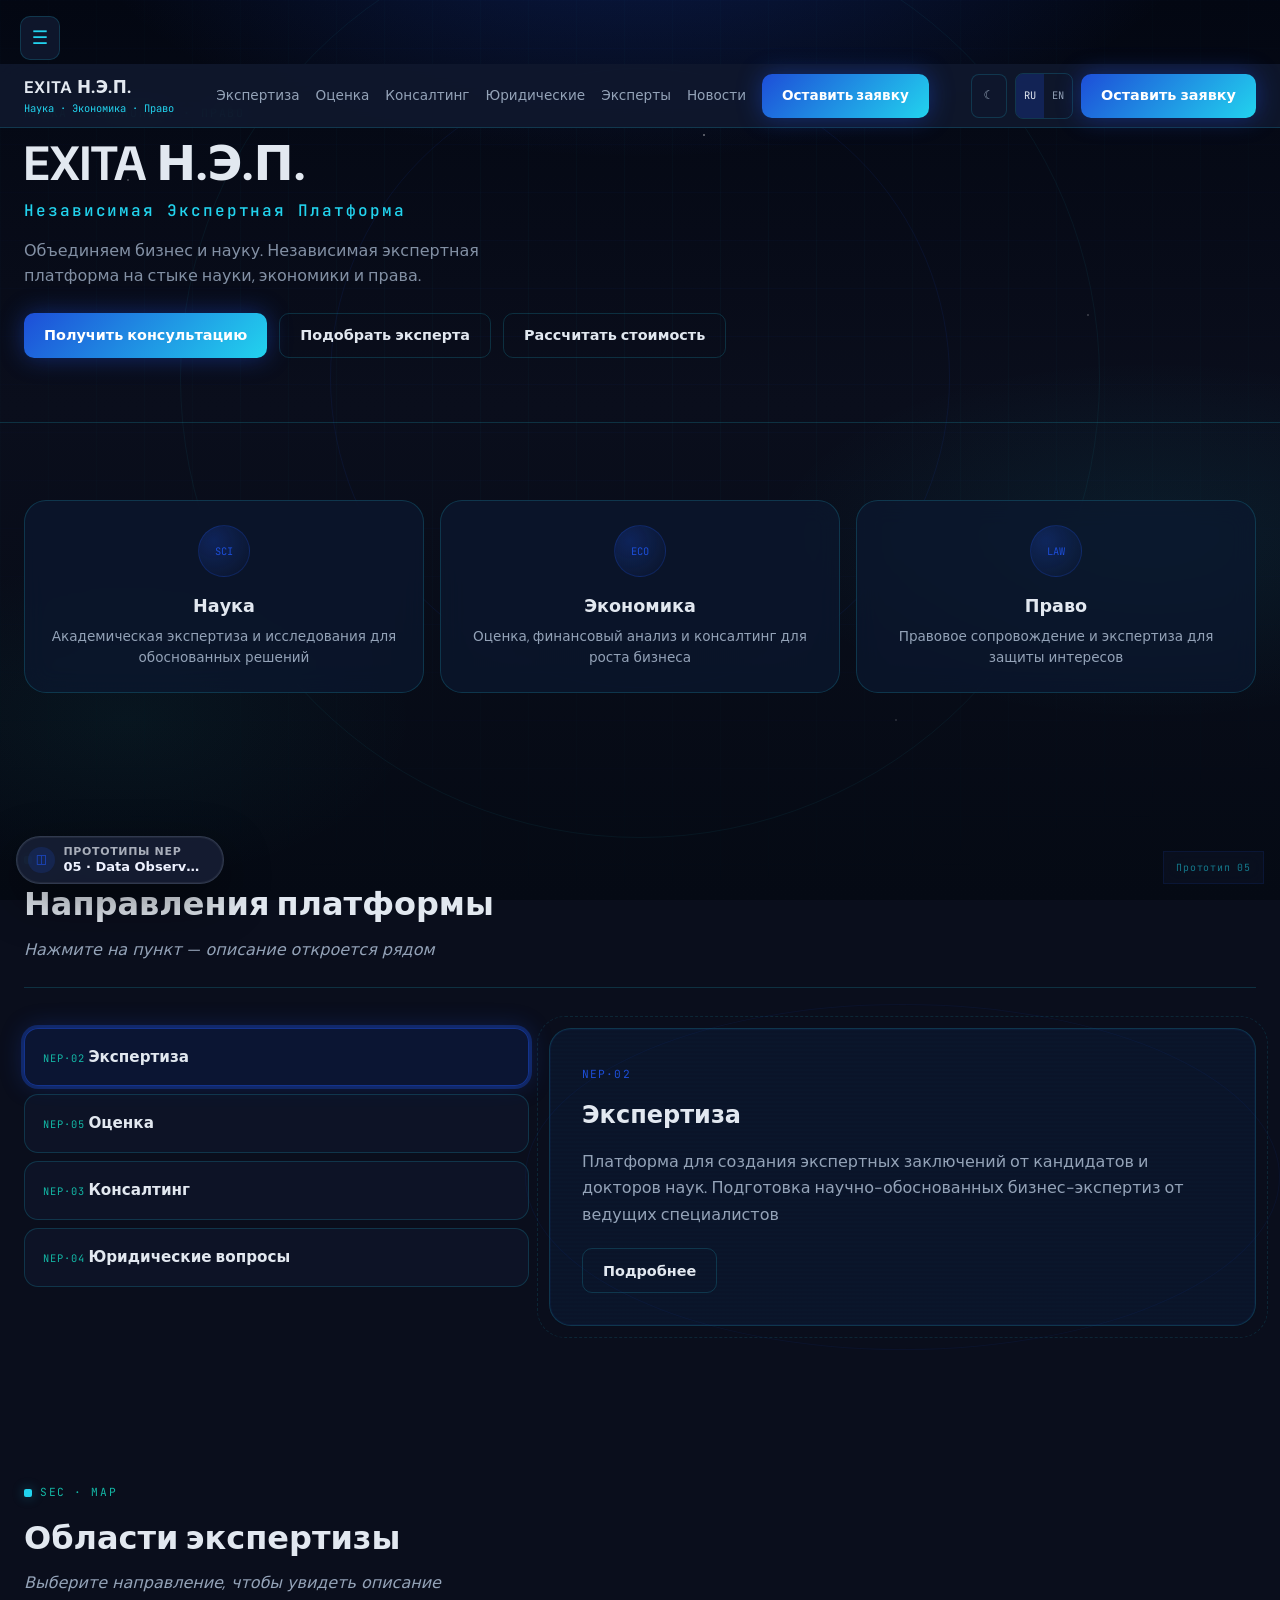
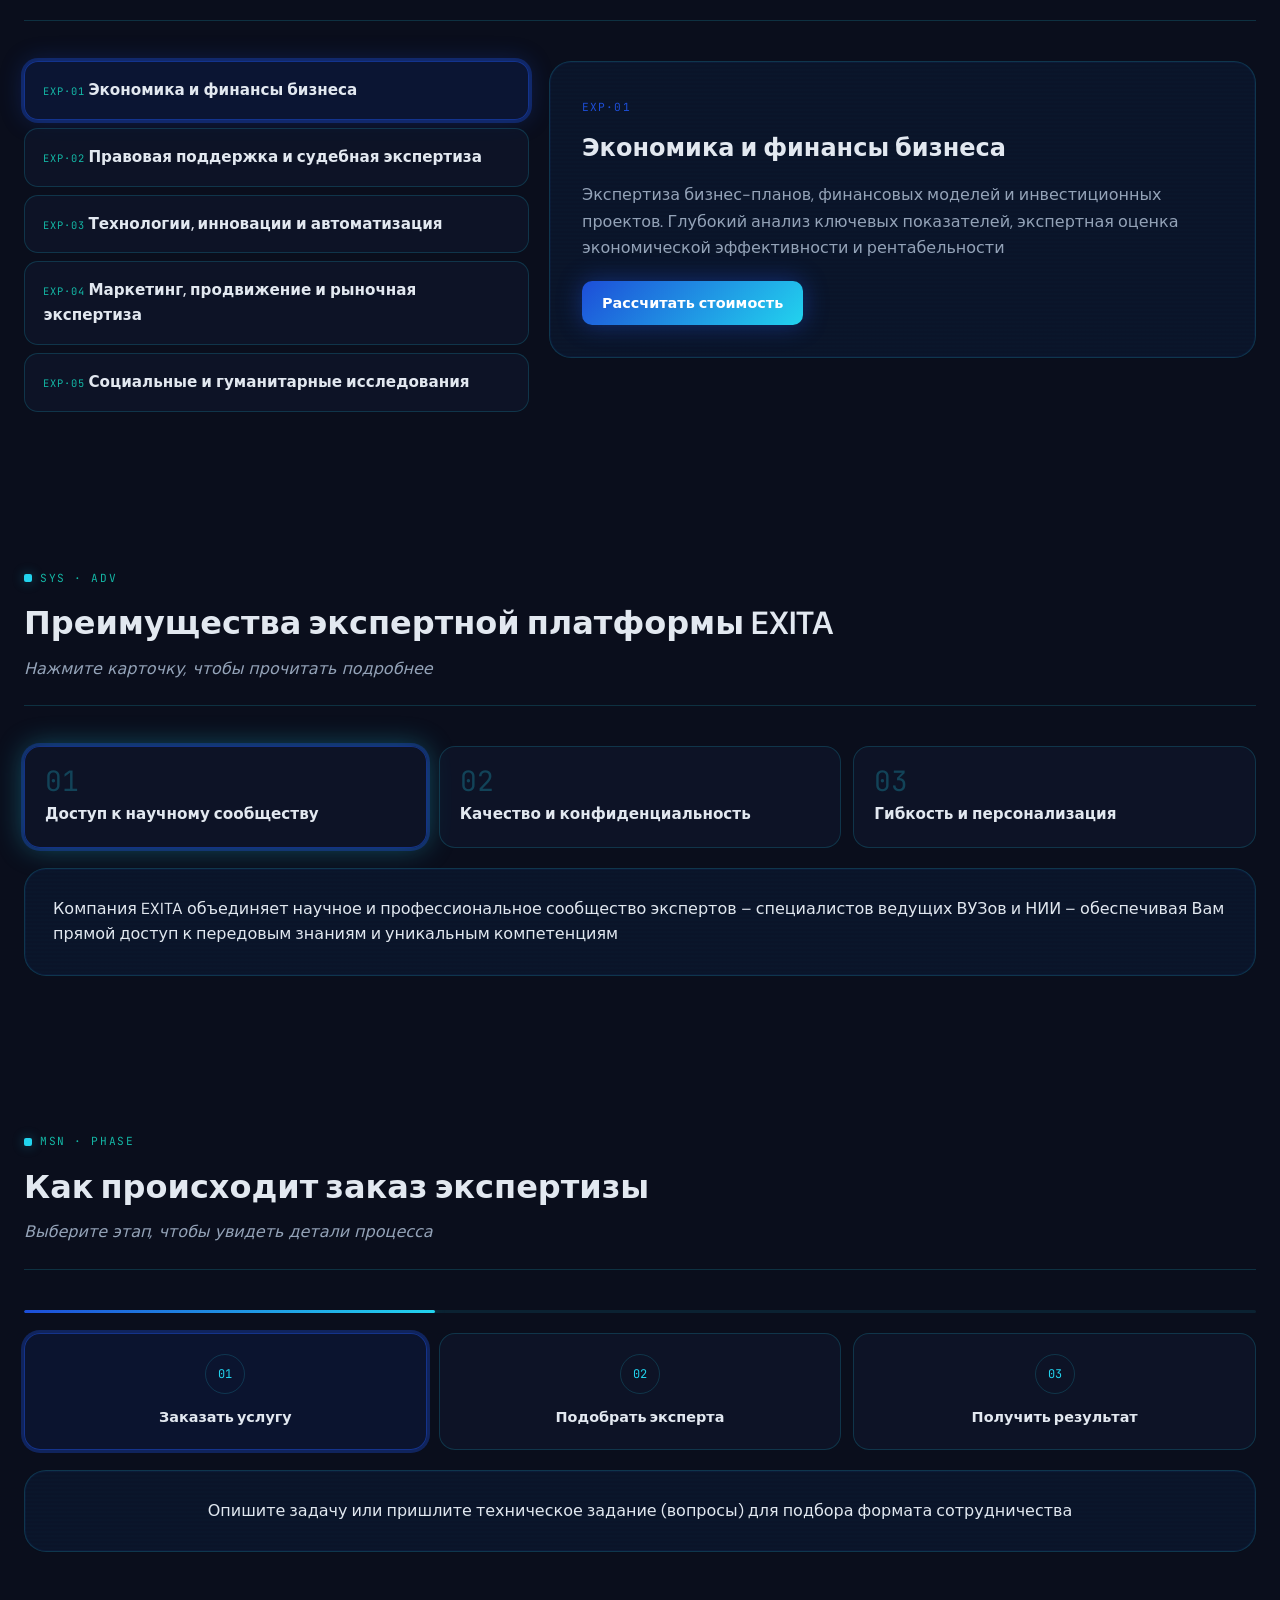
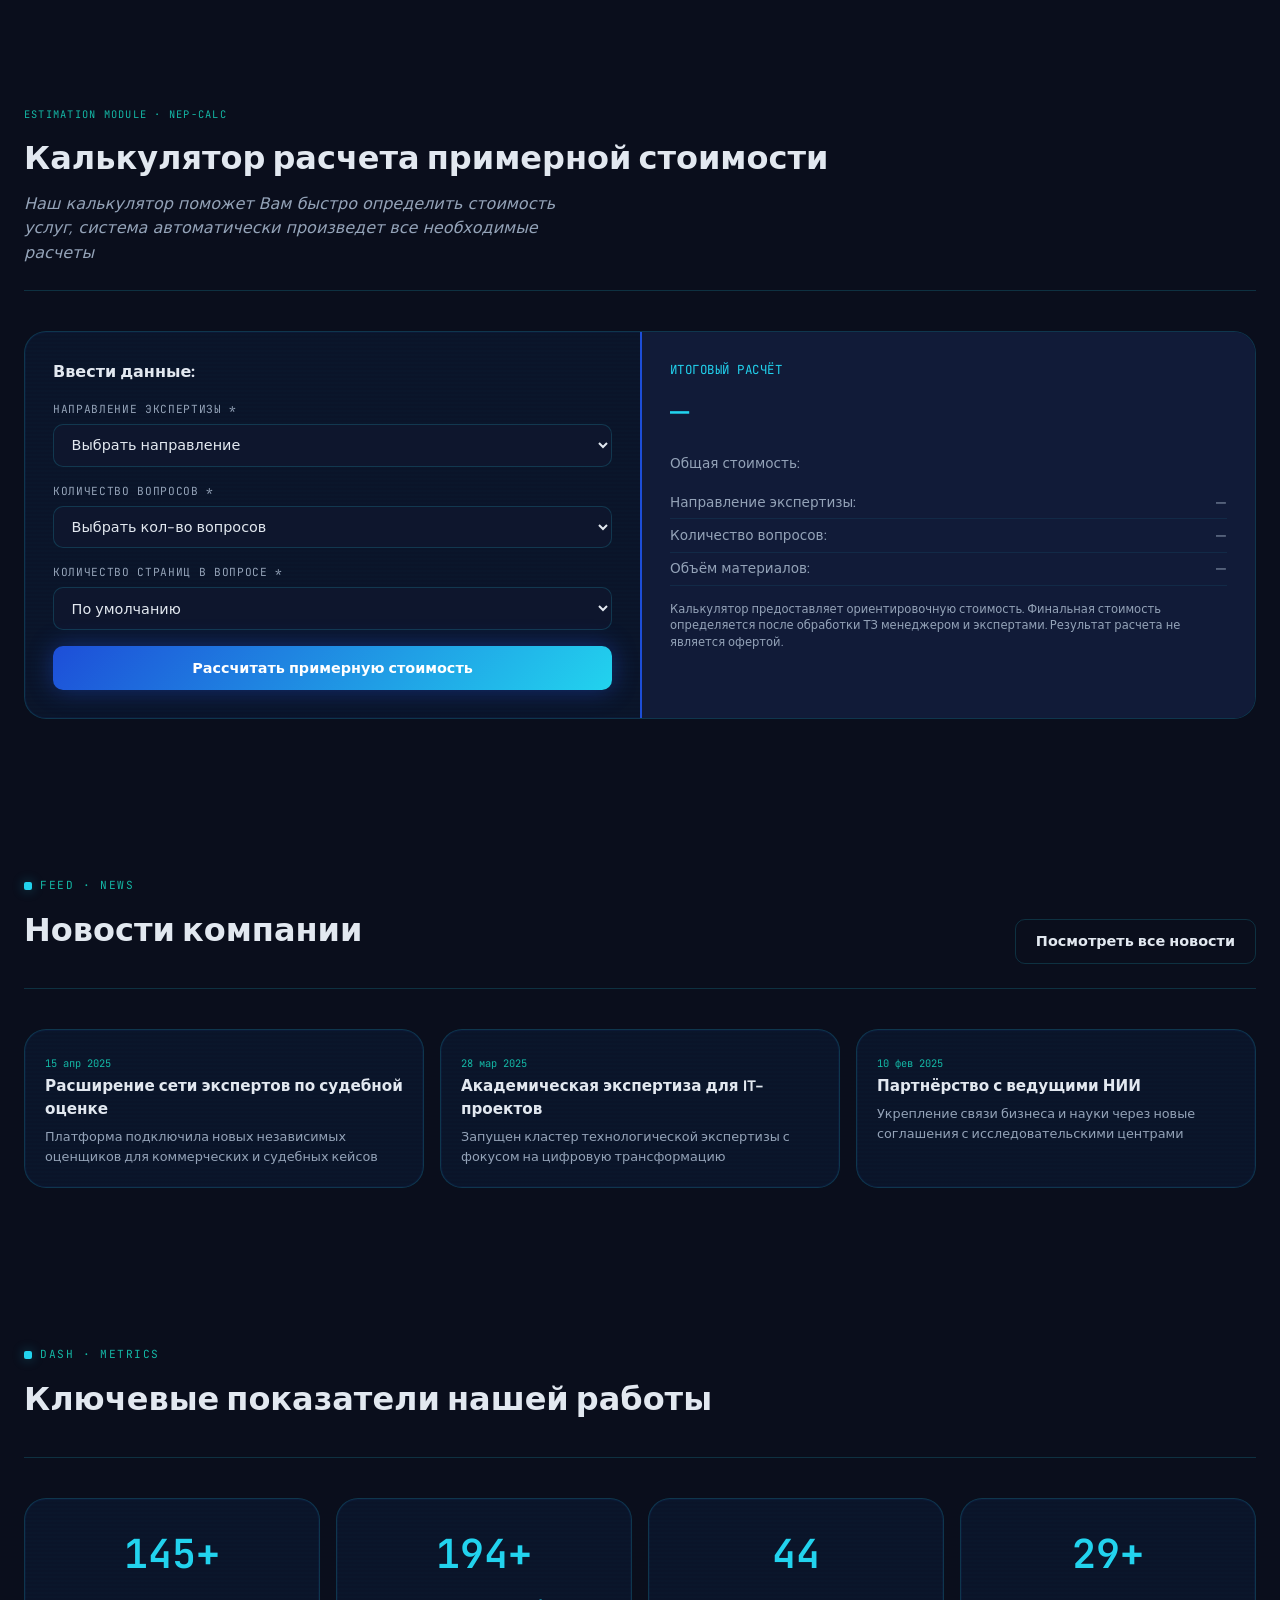
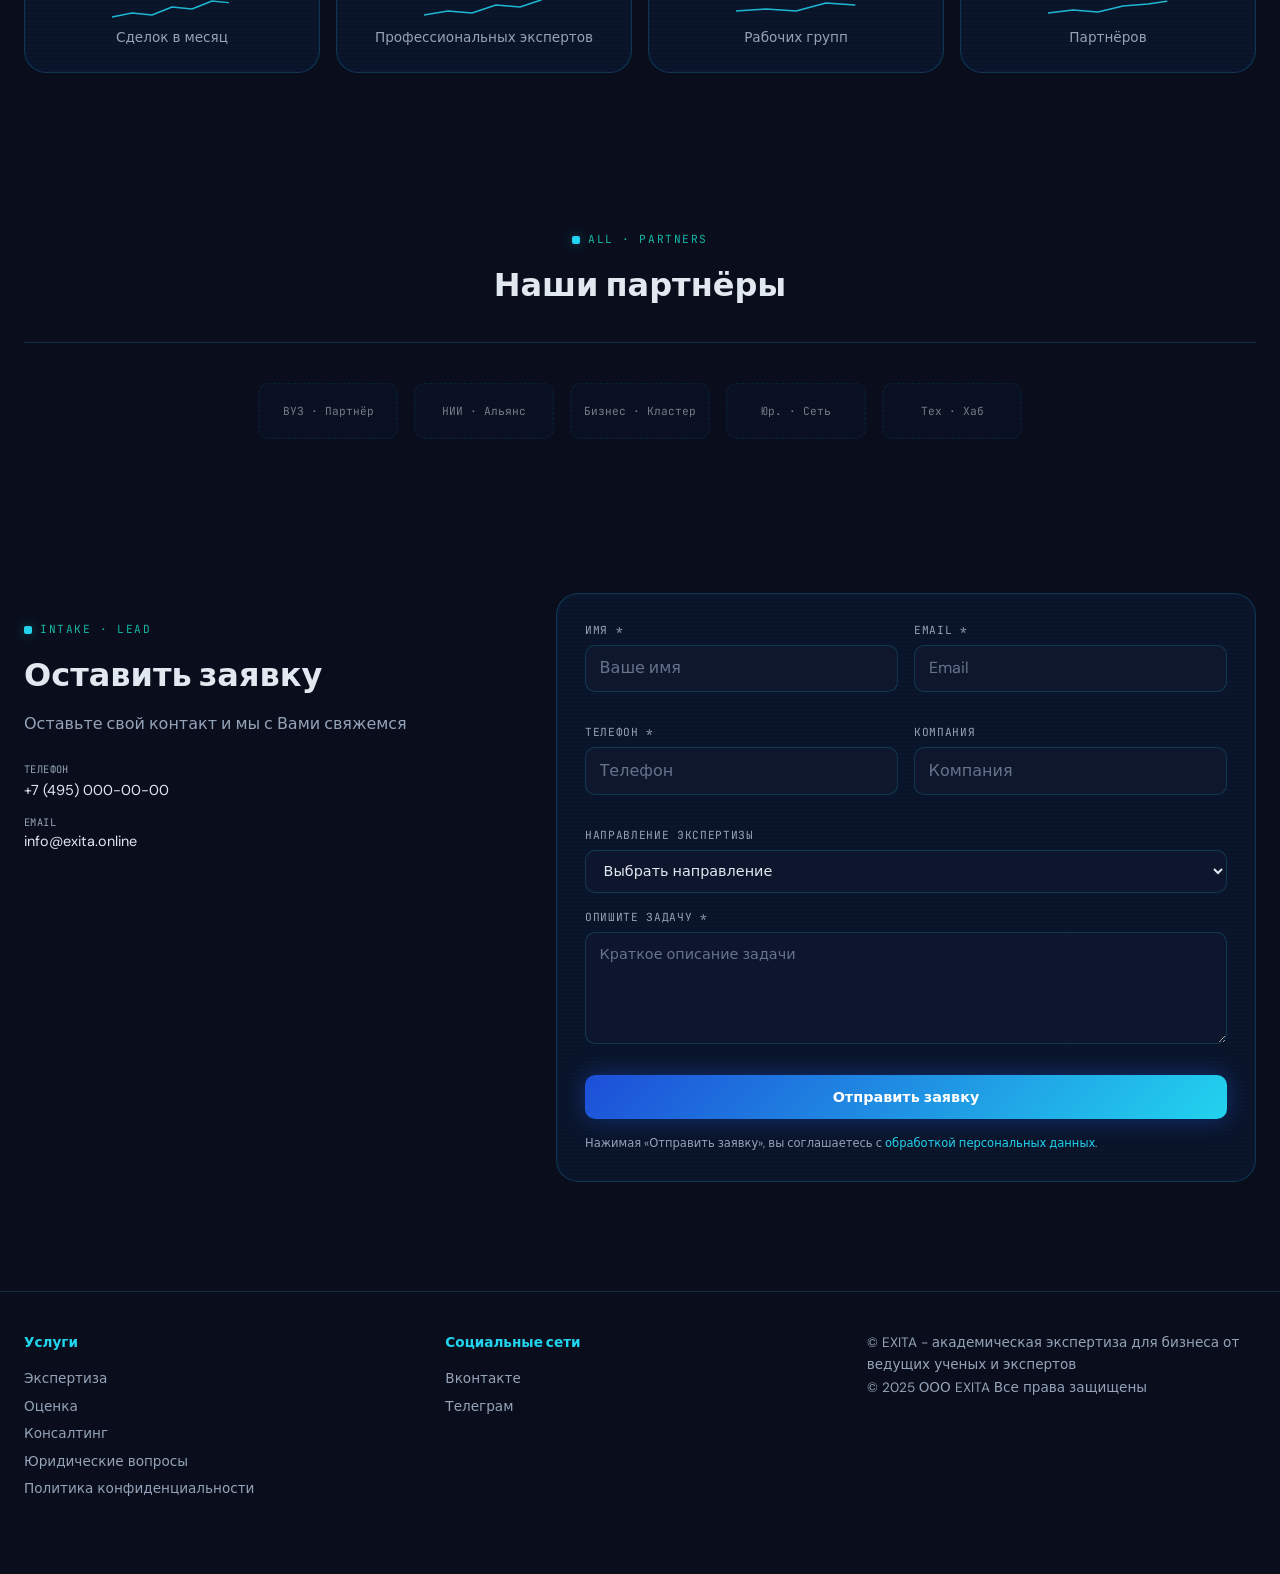
<file: 05-data-observatory/index.html>
<!DOCTYPE html>
<html lang="ru">
<head>
  <meta charset="UTF-8" />
  <meta name="viewport" content="width=device-width, initial-scale=1.0" />
  <title>EXITA Н.Э.П. — Data Observatory × NEP v2</title>
  <meta name="description" content="Независимая экспертная платформа EXITA: Наука · Экономика · Право" />
  <link rel="preconnect" href="https://fonts.googleapis.com" />
  <link rel="preconnect" href="https://fonts.gstatic.com" crossorigin />
  <link href="https://fonts.googleapis.com/css2?family=DM+Sans:ital,opsz,wght@0,9..40,400;0,9..40,500;0,9..40,600;0,9..40,700&family=JetBrains+Mono:wght@400;500;600&display=swap" rel="stylesheet" />
  <link rel="stylesheet" href="../_shared/proto-fixes.css" />
  <script src="../_shared/proto-theme-init.js" data-mode="theme-light"></script>
  <style>
    :root {
      --nep-accent: #1d4ed8;
      --nep-on-accent: #fff;
      --nep-accent-glow: rgba(29, 78, 216, 0.45);
      --nep-bg: #0a0e1c;
      --nep-bg-elevated: #10182e;
      --ambient-royal: rgba(29, 78, 216, 0.28);
      --bg-deep: #030712;
      --bg-panel: rgba(12, 24, 48, 0.72);
      --border: rgba(34, 211, 238, 0.18);
      --border-royal: rgba(29, 78, 216, 0.25);
      --hud-cyan: #22d3ee;
      --cyan: var(--hud-cyan);
      --teal: #14b8a6;
      --glow: rgba(34, 211, 238, 0.35);
      --text: #e2e8f0;
      --muted: #94a3b8;
      --fg: var(--text);
      --panel: var(--bg-panel);
      --nep-fg: var(--text);
      --nep-fg-muted: var(--muted);
      --nep-fg-subtle: #64748b;
      --nep-border: var(--border);
      --app-glass-bg: var(--bg-panel);
      --app-border: var(--border);
      --mono: "JetBrains Mono", ui-monospace, monospace;
      --sans: "DM Sans", system-ui, sans-serif;
      --omni-h: 4rem;
      --header-h: 4rem;
    }

    *, *::before, *::after { box-sizing: border-box; margin: 0; padding: 0; }
    html { scroll-behavior: smooth; }
    html.nep-scrollbar-thin {
      scrollbar-width: thin;
      scrollbar-color: color-mix(in srgb, var(--nep-accent) 55%, transparent) transparent;
    }
    html.nep-scrollbar-thin::-webkit-scrollbar { width: 4px; height: 4px; }
    html.nep-scrollbar-thin::-webkit-scrollbar-thumb {
      background: color-mix(in srgb, var(--nep-accent) 55%, transparent);
      border-radius: 4px;
    }
    ::selection {
      background: color-mix(in srgb, var(--nep-accent) 35%, transparent);
    }
    body {
      font-family: var(--sans);
      background: var(--nep-bg);
      color: var(--nep-fg, var(--text));
      line-height: 1.55;
      overflow-x: hidden;
      min-width: 0;
    }

    a { color: inherit; text-decoration: none; }
    button { font: inherit; }
    input:not([type="button"]):not([type="submit"]):not([type="reset"]),
    select,
    textarea { font: inherit; color: inherit; }
    ul { list-style: none; }

    .skip-link {
      position: absolute;
      left: -9999px;
      top: 0;
      z-index: 500;
      padding: 0.5rem 1rem;
      font-family: var(--mono);
      font-size: 0.75rem;
      background: var(--nep-bg-elevated);
      border: 1px solid var(--cyan);
      color: var(--cyan);
      border-radius: 8px;
    }
    .skip-link:focus {
      left: 1rem;
      top: 0.5rem;
    }

    a:focus-visible,
    button:focus-visible,
    input:focus-visible,
    select:focus-visible,
    textarea:focus-visible,
    .explorer-tab:focus-visible,
    .adv-tab:focus-visible,
    .process-tab:focus-visible {
      outline: none;
      box-shadow: 0 0 0 3px color-mix(in srgb, var(--nep-accent) 35%, transparent);
    }

    .scroll-progress {
      position: fixed;
      top: 0;
      left: 0;
      z-index: 450;
      height: 2px;
      width: 0%;
      background: var(--nep-accent);
      box-shadow: 0 0 12px var(--nep-accent-glow);
      pointer-events: none;
    }

    .reveal {
      opacity: 0;
      transform: translateY(16px);
      transition: opacity 0.55s ease, transform 0.55s ease;
    }
    .reveal.is-visible {
      opacity: 1;
      transform: translateY(0);
    }
    .reveal-grid > .reveal:nth-child(1) { transition-delay: 0s; }
    .reveal-grid > .reveal:nth-child(2) { transition-delay: 0.06s; }
    .reveal-grid > .reveal:nth-child(3) { transition-delay: 0.12s; }
    .reveal-grid > .reveal:nth-child(4) { transition-delay: 0.18s; }
    .reveal-grid > .reveal:nth-child(5) { transition-delay: 0.24s; }

    /* Omni-Bar */
    .omni-bar {
      position: fixed;
      top: 0;
      left: 0;
      z-index: 400;
      padding: 1rem 1.25rem;
      pointer-events: none;
    }
    .omni-bar__btn {
      pointer-events: auto;
      width: 2.5rem;
      height: 2.5rem;
      border-radius: 10px;
      border: 1px solid var(--border);
      background: color-mix(in srgb, var(--nep-bg-elevated) 92%, transparent);
      backdrop-filter: blur(12px);
      color: var(--cyan);
      font-size: 1.15rem;
      cursor: pointer;
      display: grid;
      place-items: center;
      transition: border-color 0.2s, box-shadow 0.2s;
    }
    .omni-bar__btn:hover {
      border-color: var(--cyan);
      box-shadow: 0 0 20px var(--glow);
    }

    @media (max-width: 1023px) {
      .omni-bar {
        display: none !important;
      }
      .nep-header {
        top: 0 !important;
      }
    }

    /* NepBackdrop — HUD grid + cosmos */
    .nep-backdrop {
      position: fixed;
      inset: 0;
      z-index: 0;
      pointer-events: none;
      overflow: hidden;
      background:
        radial-gradient(ellipse 80% 50% at 50% -10%, var(--ambient-royal), transparent 55%),
        radial-gradient(ellipse 60% 40% at 90% 60%, rgba(34, 211, 238, 0.08), transparent 50%),
        radial-gradient(ellipse 50% 40% at 10% 80%, rgba(20, 184, 166, 0.06), transparent 45%),
        linear-gradient(180deg, var(--bg-deep) 0%, var(--nep-bg) 45%, #050a14 100%);
    }
    .nep-backdrop__stars {
      position: absolute;
      inset: 0;
      background-image:
        radial-gradient(1px 1px at 10% 20%, rgba(255,255,255,0.7), transparent),
        radial-gradient(1px 1px at 30% 65%, rgba(255,255,255,0.5), transparent),
        radial-gradient(1.5px 1.5px at 55% 15%, rgba(255,255,255,0.6), transparent),
        radial-gradient(1px 1px at 70% 80%, rgba(255,255,255,0.4), transparent),
        radial-gradient(1px 1px at 85% 35%, rgba(255,255,255,0.55), transparent),
        radial-gradient(1.5px 1.5px at 92% 12%, rgba(34,211,238,0.8), transparent);
      animation: twinkle 8s ease-in-out infinite alternate;
    }
    .nep-backdrop__grid {
      position: absolute;
      inset: 0;
      background-image:
        linear-gradient(color-mix(in srgb, var(--nep-accent) 8%, transparent) 1px, transparent 1px),
        linear-gradient(90deg, color-mix(in srgb, var(--cyan) 6%, transparent) 1px, transparent 1px);
      background-size: 48px 48px;
      mask-image: radial-gradient(ellipse 85% 70% at 50% 35%, black, transparent);
      opacity: 0.55;
    }
    .nep-backdrop__orbit {
      position: absolute;
      border: 1px solid color-mix(in srgb, var(--hud-cyan) 6%, transparent);
      border-radius: 50%;
      left: 50%;
      top: 42%;
      transform: translate(-50%, -50%);
      pointer-events: none;
    }
    .nep-backdrop__orbit--1 {
      width: min(92vw, 920px);
      height: min(92vw, 920px);
      animation: spin 120s linear infinite, orbitPulse 6s ease-in-out infinite;
    }
    .nep-backdrop__orbit--2 {
      width: min(80vw, 620px);
      height: min(80vw, 620px);
      border-color: rgba(29, 78, 216, 0.1);
      animation: spin 80s linear infinite reverse, orbitPulse 6s ease-in-out infinite 3s;
    }
    @keyframes twinkle { 0% { opacity: 0.65; } 100% { opacity: 1; } }
    @keyframes spin { to { transform: translate(-50%, -50%) rotate(360deg); } }
    @keyframes orbitPulse {
      0%, 100% { border-color: color-mix(in srgb, var(--hud-cyan) 5%, transparent); opacity: 0.55; }
      50% { border-color: color-mix(in srgb, var(--hud-cyan) 14%, transparent); opacity: 0.9; }
    }

    .page {
      position: relative;
      z-index: 1;
      max-width: 100%;
      min-width: 0;
      overflow-x: clip;
    }

    .nep-container { max-width: 92rem; margin-inline: auto; padding-inline: clamp(1rem, 3vw, 1.25rem); }
    .nep-section { padding: 4.5rem 0; }
    .mono { font-family: var(--mono); font-size: 0.78em; letter-spacing: 0.04em; color: var(--cyan); }

    .section-head {
      margin-bottom: 2.5rem;
      padding-bottom: 1.5rem;
      border-bottom: 1px solid var(--border);
    }
    .section-label {
      display: inline-flex;
      align-items: center;
      gap: 0.5rem;
      font-family: var(--mono);
      font-size: 0.7rem;
      text-transform: uppercase;
      letter-spacing: 0.14em;
      color: var(--teal);
      margin-bottom: 0.75rem;
    }
    .section-label::before {
      content: "";
      width: 8px;
      height: 8px;
      background: var(--cyan);
      box-shadow: 0 0 12px var(--glow);
      border-radius: 2px;
    }
    h2 { font-size: clamp(1.5rem, 3vw, 2rem); font-weight: 600; margin-bottom: 0.5rem; }
    .lead { color: var(--muted); max-width: 52ch; }
    .section-hint {
      color: var(--nep-fg-muted, var(--muted));
      max-width: 52ch;
      font-style: italic;
      font-weight: 400;
    }

    .nep-panel {
      background: var(--bg-panel, var(--panel));
      border: 1px solid var(--border);
      border-radius: 22px;
      backdrop-filter: blur(14px);
      -webkit-backdrop-filter: blur(14px);
      position: relative;
      overflow: hidden;
      min-width: 0;
      max-width: 100%;
      color: var(--nep-fg, var(--text));
      box-shadow: 0 0 0 1px rgba(29, 78, 216, 0.08) inset;
    }
    .nep-panel::after {
      content: "";
      position: absolute;
      inset: 0;
      background: repeating-linear-gradient(0deg, transparent, transparent 2px, rgba(34, 211, 238, 0.015) 2px, rgba(34, 211, 238, 0.015) 4px);
      pointer-events: none;
      opacity: 0.6;
    }
    .nep-panel::before {
      content: "";
      position: absolute;
      left: 0;
      right: 0;
      top: 0;
      height: 2px;
      background: linear-gradient(90deg, transparent, var(--hud-cyan), transparent);
      opacity: 0;
      pointer-events: none;
      z-index: 2;
    }
    .nep-panel:focus-within::before {
      opacity: 1;
      animation: hudSweep 1.1s ease-out;
    }
    @keyframes hudSweep {
      0% { top: 0; opacity: 0; }
      8% { opacity: 1; }
      100% { top: 100%; opacity: 0; }
    }
    .nep-panel > * { position: relative; z-index: 1; }

    .nep-pillar-card {
      padding: 1.5rem;
      text-align: center;
      border-radius: 22px;
      background: var(--bg-panel, var(--panel));
      border: 1px solid var(--border);
      backdrop-filter: blur(12px);
      transition: border-color 0.2s, box-shadow 0.2s;
      position: relative;
      color: var(--nep-fg, var(--text));
      min-width: 0;
    }
    .nep-pillar-card::after {
      content: "→";
      position: absolute;
      right: 1rem;
      top: 50%;
      transform: translateY(-50%);
      font-family: var(--mono);
      color: var(--cyan);
      opacity: 0;
      transition: opacity 0.2s ease;
    }
    .nep-pillar-card:hover {
      border-color: rgba(29, 78, 216, 0.45);
      box-shadow: 0 0 30px var(--ambient-royal);
    }
    .nep-pillar-card:hover::after { opacity: 1; }

    .nep-btn-primary,
    .nep-btn-ghost {
      display: inline-flex;
      align-items: center;
      justify-content: center;
      gap: 0.4rem;
      padding: 0.65rem 1.25rem;
      font-size: 0.9rem;
      font-weight: 600;
      border-radius: 10px;
      cursor: pointer;
      text-decoration: none;
      border: none;
      transition: box-shadow 0.2s, transform 0.15s, background 0.2s;
    }
    .nep-btn-primary {
      background: linear-gradient(135deg, var(--nep-accent), var(--cyan));
      color: #fff;
      box-shadow: 0 0 24px var(--nep-accent-glow);
    }
    .nep-btn-primary:hover { transform: translateY(-1px); box-shadow: 0 0 36px var(--glow); }
    .nep-btn-primary:active { transform: translateY(0) scale(0.98); }
    .nep-btn-primary:disabled { opacity: 0.65; cursor: wait; }
    .nep-btn-ghost {
      background: transparent;
      color: var(--cyan);
      border: 1px solid var(--border);
    }
    .nep-btn-ghost:hover { border-color: var(--cyan); background: rgba(34, 211, 238, 0.06); }

    .nep-field {
      width: 100%;
      padding: 0.65rem 0.85rem;
      background: color-mix(in srgb, var(--nep-bg-elevated) 85%, transparent);
      border: 1px solid var(--nep-border, var(--border));
      border-radius: 10px;
      color: var(--nep-fg, var(--text));
      font-family: var(--sans);
      font-size: 0.9rem;
      max-width: 100%;
    }
    .nep-field:focus {
      outline: none;
      border-color: var(--nep-accent);
    }
    .nep-field:focus-visible {
      border-color: var(--nep-accent);
      box-shadow: 0 0 0 3px color-mix(in srgb, var(--nep-accent) 35%, transparent);
    }

    .field { margin-bottom: 1rem; }
    .field label {
      display: block;
      font-family: var(--mono);
      font-size: 0.7rem;
      color: var(--muted);
      margin-bottom: 0.35rem;
      text-transform: uppercase;
      letter-spacing: 0.06em;
    }

    .fade-panel {
      animation: explorerFade 0.22s cubic-bezier(0.22, 1, 0.36, 1);
    }
    @keyframes explorerFade {
      from { opacity: 0; transform: translateY(8px); }
      to { opacity: 1; transform: translateY(0); }
    }
    @keyframes readoutFlicker {
      0%, 100% { opacity: 1; filter: none; }
      22% { opacity: 0.78; }
      44% { opacity: 0.94; }
      66% { opacity: 0.82; }
    }
    .explorer-panel.is-readout-flicker .explorer-panel__code,
    .explorer-panel.is-readout-flicker h3 {
      animation: readoutFlicker 0.32s ease;
    }

    /* Header */
    .nep-header {
      position: sticky;
      top: var(--omni-h);
      z-index: 200;
      height: var(--header-h);
      border-bottom: 1px solid var(--border);
      background: color-mix(in srgb, var(--nep-bg-elevated) 88%, transparent);
      backdrop-filter: blur(16px);
      transition: box-shadow 0.25s ease, background 0.25s ease;
    }
    .nep-header .nep-container {
      position: relative;
    }
    .nep-header.is-scrolled {
      box-shadow: 0 8px 32px rgba(0, 0, 0, 0.35), 0 0 24px var(--ambient-royal);
      background: color-mix(in srgb, var(--nep-bg-elevated) 96%, transparent);
    }
    .nep-header__inner {
      height: 100%;
      display: flex;
      align-items: center;
      justify-content: space-between;
      gap: 1rem;
    }
    @media (min-width: 1024px) {
      .nep-header__inner { padding-left: 3.5rem; }
    }
    .logo { display: flex; flex-direction: column; }
    .logo strong { font-size: 1.05rem; letter-spacing: 0.02em; }
    .logo span { font-family: var(--mono); font-size: 0.65rem; color: var(--cyan); }
    .nav { display: flex; gap: 1rem; align-items: center; flex-wrap: wrap; }
    .nav a { color: var(--muted); font-size: 0.85rem; transition: color 0.2s; }
    .nav a:hover { color: var(--cyan); }
    .header-actions { display: flex; align-items: center; gap: 0.5rem; }
    .icon-btn {
      width: 2.25rem;
      height: 2.25rem;
      border-radius: 8px;
      border: 1px solid var(--border);
      background: color-mix(in srgb, var(--nep-bg-elevated) 60%, transparent);
      cursor: pointer;
      display: grid;
      place-items: center;
      font-size: 0.75rem;
      color: var(--muted);
    }
    .icon-btn:hover { border-color: var(--nep-accent); color: var(--cyan); }
    .lang-switch {
      display: flex;
      border: 1px solid var(--border);
      border-radius: 8px;
      overflow: hidden;
      font-family: var(--mono);
      font-size: 0.65rem;
    }
    .lang-switch button {
      padding: 0.35rem 0.5rem;
      border: none;
      background: transparent;
      cursor: pointer;
      color: var(--muted);
    }
    .lang-switch button.is-active {
      background: rgba(29, 78, 216, 0.25);
      color: var(--text);
    }
    .menu-toggle {
      display: none;
      background: none;
      border: 1px solid var(--border);
      color: var(--cyan);
      padding: 0.4rem 0.6rem;
      border-radius: 6px;
      cursor: pointer;
    }

    /* Hero */
    .hero {
      padding: 2.5rem 0 4rem;
      border-bottom: 1px solid var(--border);
    }
    .hero__eyebrow {
      font-family: var(--mono);
      font-size: 0.72rem;
      letter-spacing: 0.16em;
      text-transform: uppercase;
      color: var(--teal);
      margin-bottom: 1rem;
    }
    .hero h1 {
      font-size: clamp(1.75rem, 5vw, 3rem);
      font-weight: 700;
      line-height: 1.1;
      margin-bottom: 0.5rem;
      overflow-wrap: anywhere;
    }
    .hero__expansion {
      display: block;
      font-family: var(--mono);
      font-size: clamp(0.85rem, 2vw, 1rem);
      font-weight: 500;
      letter-spacing: 0.12em;
      color: var(--cyan);
      margin-bottom: 1rem;
    }
    .hero__tagline { color: var(--nep-fg-muted, var(--muted)); max-width: 48ch; margin-bottom: 1.5rem; opacity: 0.88; }
    .hero__actions { display: flex; flex-wrap: wrap; gap: 0.75rem; }

    /* Pillars */
    .pillars { display: grid; grid-template-columns: repeat(3, 1fr); gap: 1rem; }
    .pillar__icon {
      width: 52px;
      height: 52px;
      margin: 0 auto 1rem;
      border-radius: 50%;
      border: 1px solid var(--border-royal);
      display: flex;
      align-items: center;
      justify-content: center;
      font-family: var(--mono);
      font-size: 0.65rem;
      color: var(--nep-accent);
      background: radial-gradient(circle at 30% 30%, var(--ambient-royal), transparent);
    }
    .nep-pillar-card h3 { font-size: 1.1rem; margin-bottom: 0.35rem; }
    .nep-pillar-card p { font-size: 0.85rem; color: var(--muted); }

    /* Explorer layout */
    .explorer {
      display: grid;
      gap: 1.5rem;
      align-items: stretch;
      min-width: 0;
      max-width: 100%;
    }
    @media (min-width: 1024px) {
      .explorer {
        grid-template-columns: minmax(0, 5fr) minmax(0, 7fr);
      }
    }
    .explorer-tabs { display: flex; flex-direction: column; gap: 0.5rem; }
    .explorer-tab {
      text-align: left;
      padding: 1rem 1.15rem;
      background: color-mix(in srgb, var(--nep-bg-elevated) 60%, transparent);
      border: 1px solid var(--border);
      border-radius: 14px;
      cursor: pointer;
      transition: border-color 0.2s, background 0.2s, box-shadow 0.2s;
      color: var(--nep-fg, var(--text));
    }
    .explorer-tab:hover { border-color: rgba(34, 211, 238, 0.35); }
    .explorer-tab.is-active {
      border-color: color-mix(in srgb, var(--nep-accent) 55%, transparent);
      background: rgba(29, 78, 216, 0.12);
      box-shadow:
        0 0 0 3px color-mix(in srgb, var(--nep-accent) 35%, transparent),
        0 0 24px var(--ambient-royal);
    }
    .adv-tab.is-active,
    .process-tab.is-active {
      box-shadow: 0 0 0 3px color-mix(in srgb, var(--nep-accent) 35%, transparent);
    }
    .explorer-tab__code {
      font-family: var(--mono);
      font-size: 0.65rem;
      color: var(--teal);
      letter-spacing: 0.08em;
    }
    .explorer-tab__title { font-size: 0.95rem; font-weight: 600; margin-top: 0.25rem; }
    .explorer-panel {
      padding: 2rem;
      min-height: 260px;
    }
    .explorer-panel__code {
      font-family: var(--mono);
      font-size: 0.7rem;
      color: var(--nep-accent);
      letter-spacing: 0.1em;
    }
    .explorer-panel h3 { font-size: 1.5rem; margin: 0.65rem 0 1rem; }
    .explorer-panel p { color: var(--muted); line-height: 1.65; }

    /* Services — orbital frame around panel */
    .services-orbit-wrap {
      position: relative;
      min-width: 0;
      max-width: 100%;
    }
    .services-orbit-wrap::before {
      content: "";
      position: absolute;
      inset: -12px;
      border: 1px dashed rgba(34, 211, 238, 0.12);
      border-radius: 28px;
      pointer-events: none;
      animation: spin 90s linear infinite;
    }
    .services-orbit-wrap::after {
      content: "";
      position: absolute;
      inset: -24px;
      border: 1px solid rgba(29, 78, 216, 0.08);
      border-radius: 50%;
      pointer-events: none;
    }

    /* Advantages explorer */
    .advantages-explorer {
      gap: 0.75rem;
      margin-bottom: 1.25rem;
    }
    @media (min-width: 1024px) {
      .advantages-explorer {
        display: grid;
        grid-template-columns: repeat(3, 1fr);
      }
    }
    .adv-tab {
      padding: 1.25rem;
      text-align: left;
      background: color-mix(in srgb, var(--nep-bg-elevated) 60%, transparent);
      border: 1px solid var(--border);
      border-radius: 16px;
      cursor: pointer;
      transition: border-color 0.2s, box-shadow 0.2s;
      color: var(--nep-fg, var(--text));
    }
    .adv-tab.is-active {
      border-color: color-mix(in srgb, var(--nep-accent) 55%, transparent);
      box-shadow:
        0 0 0 3px color-mix(in srgb, var(--nep-accent) 35%, transparent),
        0 0 28px var(--glow);
    }
    .adv-tab__num {
      font-family: var(--mono);
      font-size: 1.75rem;
      color: rgba(34, 211, 238, 0.25);
      line-height: 1;
    }
    .adv-tab h4 { font-size: 0.95rem; margin-top: 0.5rem; }
    .adv-detail { padding: 1.75rem; }

    /* Process explorer */
    .process-tabs {
      gap: 0.75rem;
      margin-bottom: 1.25rem;
    }
    @media (min-width: 1024px) {
      .process-tabs {
        display: grid;
        grid-template-columns: repeat(3, 1fr);
      }
    }
    .process-tab {
      padding: 1.25rem 1rem;
      text-align: center;
      background: color-mix(in srgb, var(--nep-bg-elevated) 60%, transparent);
      border: 1px solid var(--border);
      border-radius: 16px;
      cursor: pointer;
      color: var(--nep-fg, var(--text));
      transition: border-color 0.2s;
    }
    .process-tab.is-active {
      border-color: color-mix(in srgb, var(--nep-accent) 55%, transparent);
      background: rgba(29, 78, 216, 0.1);
    }
    .process-progress {
      height: 3px;
      background: rgba(34, 211, 238, 0.1);
      border-radius: 3px;
      margin-bottom: 1.25rem;
      overflow: hidden;
    }
    .process-progress__bar {
      height: 100%;
      width: 33.33%;
      background: linear-gradient(90deg, var(--nep-accent), var(--cyan));
      border-radius: 3px;
      transition: width 0.3s ease;
      box-shadow: 0 0 12px var(--glow);
    }
    .process-tab__num {
      width: 40px;
      height: 40px;
      margin: 0 auto 0.75rem;
      border-radius: 50%;
      border: 1px solid var(--border);
      display: flex;
      align-items: center;
      justify-content: center;
      font-family: var(--mono);
      font-size: 0.75rem;
      color: var(--cyan);
    }
    .process-tab h4 { font-size: 0.9rem; }
    .process-detail { padding: 1.75rem; text-align: center; }

    /* Calculator */
    .calc-grid {
      display: grid;
      grid-template-columns: 1fr 1fr;
      gap: 0;
      min-width: 0;
      max-width: 100%;
    }
    .calc-form { padding: 1.75rem; }
    .calc-result {
      padding: 1.75rem;
      border-left: 2px solid var(--nep-accent);
      background: color-mix(in srgb, var(--nep-accent) 6%, var(--nep-bg-elevated));
      min-width: 0;
    }
    .calc-result__total {
      font-family: var(--mono);
      font-size: 2rem;
      color: var(--cyan);
      margin: 0.5rem 0 1rem;
    }
    .calc-result__rows { font-size: 0.85rem; color: var(--muted); }
    .calc-result__rows div {
      display: flex;
      justify-content: space-between;
      padding: 0.35rem 0;
      border-bottom: 1px solid rgba(34, 211, 238, 0.08);
    }
    .calc-disclaimer { font-size: 0.72rem; color: var(--muted); margin-top: 1rem; line-height: 1.45; }
    .calc-error { color: #f87171; margin-bottom: 1rem; font-size: 0.85rem; }
    .calc-module-label {
      font-family: var(--mono);
      font-size: 0.65rem;
      letter-spacing: 0.12em;
      text-transform: uppercase;
      color: var(--teal);
      margin-bottom: 0.75rem;
    }

    /* News */
    .news-feed { display: grid; gap: 1rem; }
    @media (min-width: 768px) {
      .news-feed { grid-template-columns: repeat(3, 1fr); }
    }
    .news-item {
      padding: 1.25rem;
      display: block;
      transition: border-color 0.2s, transform 0.2s ease;
    }
    .news-item:hover {
      border-color: rgba(29, 78, 216, 0.4);
      transform: translateY(-2px);
    }
    .news-item__date { font-family: var(--mono); font-size: 0.65rem; color: var(--teal); margin-bottom: 0.5rem; }
    .news-item h4 {
      font-size: 0.95rem;
      margin-bottom: 0.35rem;
      display: -webkit-box;
      -webkit-line-clamp: 2;
      -webkit-box-orient: vertical;
      overflow: hidden;
      transition: text-decoration-color 0.2s;
      text-decoration: underline transparent;
      text-underline-offset: 3px;
    }
    .news-item:hover h4 {
      text-decoration-color: var(--cyan);
    }
    .news-item p {
      font-size: 0.8rem;
      color: var(--muted);
      display: -webkit-box;
      -webkit-line-clamp: 3;
      -webkit-box-orient: vertical;
      overflow: hidden;
    }

    /* Stats */
    .stats-dash { display: grid; grid-template-columns: repeat(4, 1fr); gap: 1rem; min-width: 0; max-width: 100%; }
    .stat-block { padding: 1.5rem; text-align: center; }
    .stat-block .stat-value {
      font-family: var(--mono);
      font-size: clamp(1.75rem, 4vw, 2.5rem);
      font-weight: 600;
      color: var(--cyan);
      display: block;
      font-variant-numeric: tabular-nums;
    }
    .stat-block span:last-child { font-size: 0.85rem; color: var(--muted); margin-top: 0.25rem; display: block; }
    .stat-sparkline {
      display: block;
      width: 100%;
      max-width: 120px;
      height: 28px;
      margin: 0.65rem auto 0;
      opacity: 0.85;
    }
    .stat-sparkline path {
      fill: none;
      stroke: var(--cyan);
      stroke-width: 1.5;
      stroke-linecap: round;
      stroke-linejoin: round;
      stroke-dasharray: 120;
      stroke-dashoffset: 120;
      animation: sparkDraw 2.4s ease-out forwards;
    }
    .stat-block.is-visible .stat-sparkline path { animation-delay: 0.35s; }
    @keyframes sparkDraw {
      to { stroke-dashoffset: 0; }
    }

    /* Partners */
    .partners {
      display: flex;
      flex-wrap: wrap;
      gap: 1rem;
      justify-content: center;
    }
    .partner-logo {
      width: 140px;
      height: 56px;
      display: flex;
      align-items: center;
      justify-content: center;
      font-family: var(--mono);
      font-size: 0.7rem;
      color: var(--muted);
      border: 1px dashed var(--border);
      border-radius: 10px;
      opacity: 0.5;
      transition: opacity 0.25s ease, transform 0.25s ease, border-color 0.2s;
    }
    .partner-logo:hover {
      opacity: 0.85;
      transform: scale(1.02);
      border-color: rgba(34, 211, 238, 0.35);
    }

    .field-shake { animation: fieldShake 0.45s ease; }
    @keyframes fieldShake {
      0%, 100% { transform: translateX(0); }
      20% { transform: translateX(-6px); }
      40% { transform: translateX(6px); }
      60% { transform: translateX(-4px); }
      80% { transform: translateX(4px); }
    }
    .nep-field[aria-invalid="true"] {
      border-color: #f87171;
      box-shadow: 0 0 0 2px rgba(248, 113, 113, 0.2);
    }
    .lead-success-panel {
      margin-top: 1rem;
      padding: 0.85rem 1rem;
      border: 1px solid rgba(20, 184, 166, 0.35);
      border-radius: 10px;
      background: rgba(20, 184, 166, 0.08);
      color: #5eead4;
      font-weight: 600;
      font-size: 0.9rem;
    }

    /* Lead form 5/7 */
    .lead-grid {
      display: grid;
      grid-template-columns: 5fr 7fr;
      gap: 2rem;
      align-items: start;
    }
    .lead-aside { padding: 1.5rem 0; }
    .lead-aside h2 { margin-bottom: 0.75rem; }
    .lead-form { padding: 1.75rem; }
    .lead-form .field-row { display: grid; grid-template-columns: 1fr 1fr; gap: 1rem; }
    .lead-form textarea {
      width: 100%;
      min-height: 100px;
      resize: vertical;
    }
    .legal-note { font-size: 0.72rem; color: var(--muted); margin-top: 1rem; }

    /* Footer */
    .nep-footer {
      border-top: 1px solid var(--border);
      padding: 2.5rem 0;
      margin-top: 2rem;
    }
    .footer__grid {
      display: grid;
      grid-template-columns: repeat(3, 1fr);
      gap: 2rem;
      margin-bottom: 2rem;
    }
    .footer h5 { font-size: 0.85rem; margin-bottom: 0.75rem; color: var(--cyan); }
    .footer a { color: var(--muted); font-size: 0.85rem; display: block; padding: 0.2rem 0; }
    .footer a:hover { color: var(--cyan); }
    .footer__bottom {
      padding-top: 1.5rem;
      border-top: 1px solid rgba(34, 211, 238, 0.08);
      font-size: 0.8rem;
      color: var(--muted);
      line-height: 1.6;
    }

    .prototype-badge {
      position: fixed;
      bottom: 1rem;
      right: 1rem;
      z-index: 300;
      font-family: var(--mono);
      font-size: 0.62rem;
      letter-spacing: 0.08em;
      padding: 0.5rem 0.75rem;
      background: color-mix(in srgb, var(--nep-bg-elevated) 72%, transparent);
      border: 1px solid var(--border-royal);
      color: var(--cyan);
      backdrop-filter: blur(8px);
      opacity: 0.55;
      cursor: default;
      transition: opacity 0.2s ease, background 0.2s ease;
    }
    .prototype-badge:hover {
      opacity: 1;
      background: color-mix(in srgb, var(--nep-bg-elevated) 95%, transparent);
    }
    .prototype-badge__full { display: none; }
    .prototype-badge:hover .prototype-badge__short { display: none; }
    .prototype-badge:hover .prototype-badge__full { display: inline; }

    html.theme-light {
      --nep-accent: #1d4ed8;
      --nep-on-accent: #fff;
      --nep-accent-glow: rgba(29, 78, 216, 0.22);
      --nep-bg: #e8eef8;
      --nep-bg-elevated: #f4f7fc;
      --bg-deep: #dce6f5;
      --bg-panel: rgba(255, 255, 255, 0.82);
      --panel: rgba(255, 255, 255, 0.82);
      --text: #0f172a;
      --fg: #0f172a;
      --muted: #475569;
      --border: rgba(29, 78, 216, 0.18);
      --border-royal: rgba(29, 78, 216, 0.22);
      --nep-fg: #0f172a;
      --nep-fg-muted: #475569;
      --nep-fg-subtle: #64748b;
      --nep-border: rgba(29, 78, 216, 0.22);
      --app-glass-bg: rgba(255, 255, 255, 0.82);
      --app-border: rgba(29, 78, 216, 0.18);
      --hud-cyan: #22d3ee;
      --cyan: #0e7490;
      --teal: #0f766e;
      --glow: rgba(14, 116, 144, 0.28);
      --ambient-royal: rgba(29, 78, 216, 0.14);
    }
    html.theme-light body {
      color: var(--nep-fg);
    }
    html.theme-light .nep-backdrop__stars { opacity: 0.35; }
    html.theme-light .nep-backdrop__grid { opacity: 0.35; }
    html.theme-light .nep-header,
    html.theme-light .nep-header.is-scrolled {
      background: color-mix(in srgb, var(--nep-bg-elevated) 92%, transparent);
      box-shadow: 0 8px 24px rgba(15, 23, 42, 0.06);
    }
    html.theme-light .omni-bar__btn {
      background: color-mix(in srgb, var(--nep-bg-elevated) 92%, transparent);
      color: var(--cyan);
    }
    html.theme-light .icon-btn {
      background: color-mix(in srgb, var(--nep-bg-elevated) 75%, transparent);
      color: var(--nep-fg-muted);
    }
    html.theme-light .explorer-tab,
    html.theme-light .adv-tab,
    html.theme-light .process-tab {
      background: color-mix(in srgb, var(--nep-bg-elevated) 80%, transparent);
    }
    html.theme-light .explorer-tab.is-active,
    html.theme-light .process-tab.is-active {
      background: color-mix(in srgb, var(--nep-accent) 8%, var(--nep-bg-elevated));
    }
    html.theme-light .adv-tab__num {
      color: color-mix(in srgb, var(--cyan) 30%, transparent);
    }
    html.theme-light .calc-result {
      background: color-mix(in srgb, var(--nep-accent) 5%, var(--nep-bg-elevated));
    }
    html.theme-light .lead-success-panel {
      color: #0f766e;
      background: rgba(20, 184, 166, 0.1);
      border-color: rgba(20, 184, 166, 0.35);
    }
    html.theme-light .prototype-badge {
      background: color-mix(in srgb, var(--nep-bg-elevated) 85%, transparent);
    }
    html.theme-light .prototype-badge:hover {
      background: color-mix(in srgb, var(--nep-bg-elevated) 98%, transparent);
    }
    html.theme-light .nep-pillar-card,
    html.theme-light .stat-block,
    html.theme-light .adv-detail,
    html.theme-light .process-detail {
      color: var(--nep-fg);
    }
    html.theme-light .section-hint,
    html.theme-light .lead,
    html.theme-light .hero__tagline,
    html.theme-light .explorer-panel p,
    html.theme-light .calc-result__rows,
    html.theme-light .calc-disclaimer,
    html.theme-light .news-item p,
    html.theme-light .nep-pillar-card p,
    html.theme-light .field label,
    html.theme-light .nav a {
      color: var(--nep-fg-muted);
    }
    html.theme-light .mono,
    html.theme-light .section-label,
    html.theme-light .calc-module-label,
    html.theme-light .hero__expansion {
      color: var(--cyan);
    }
    html.theme-light .logo span,
    html.theme-light .skip-link {
      color: var(--cyan);
    }
    html.theme-light .nep-panel::before {
      background: linear-gradient(90deg, transparent, var(--hud-cyan), transparent);
    }

    @media (max-width: 1023px) {
      .nav.is-open,
      #mainNav.is-open {
        display: flex !important;
        flex-direction: column;
        position: absolute;
        top: 100%;
        left: 0;
        right: 0;
        padding: 0.5rem clamp(1rem, 3vw, 1.25rem) 1.25rem;
        gap: 0.15rem;
        border-bottom: 1px solid var(--nep-border, var(--border));
        background: color-mix(in srgb, var(--nep-bg-elevated) 96%, transparent);
        backdrop-filter: blur(16px);
        -webkit-backdrop-filter: blur(16px);
        z-index: 150;
        box-shadow: 0 12px 32px rgba(0, 0, 0, 0.28);
      }
      html.theme-light .nav.is-open,
      html.theme-light #mainNav.is-open {
        box-shadow: 0 12px 32px rgba(15, 23, 42, 0.08);
      }
      .nav.is-open a,
      #mainNav.is-open a {
        padding: 0.65rem 0;
        font-size: 0.9rem;
        color: var(--nep-fg-muted, var(--muted));
      }
      .nav.is-open a:hover,
      #mainNav.is-open a:hover {
        color: var(--cyan);
      }
      .nav.is-open .header-cta,
      #mainNav.is-open .header-cta {
        display: inline-flex !important;
        margin-top: 0.5rem;
        justify-content: center;
        width: 100%;
      }
    }

    @media (max-width: 767px) {
      .lead-form .field-row { grid-template-columns: 1fr; }
      .services-orbit-wrap::before,
      .services-orbit-wrap::after { display: none; }
      .nep-backdrop__orbit--1 {
        width: min(78vw, 420px);
        height: min(78vw, 420px);
        top: 36%;
      }
      .nep-backdrop__orbit--2 {
        width: min(62vw, 260px);
        height: min(62vw, 260px);
        top: 36%;
      }
      .calc-result { border-left: none; border-top: 2px solid var(--nep-accent); }
    }

    @media (prefers-reduced-motion: reduce) {
      html { scroll-behavior: auto; }
      .nep-backdrop__stars,
      .nep-backdrop__orbit,
      .services-orbit-wrap::before,
      .nep-panel::before,
      .stat-sparkline path { animation: none !important; }
      .reveal { opacity: 1; transform: none; transition: none; }
      .fade-panel { animation: none; }
      .fade-panel,
      .explorer-panel.is-readout-flicker .explorer-panel__code,
      .explorer-panel.is-readout-flicker h3 { animation: none; }
      .stat-sparkline path { stroke-dashoffset: 0; }
    }

    [hidden] { display: none !important; }
  </style>
</head>
<body>
  <a class="skip-link" href="#main">Перейти к содержимому</a>
  <div class="scroll-progress" id="scrollProgress" aria-hidden="true"></div>
  <div class="nav-overlay" id="navOverlay" aria-hidden="true"></div>

  <div class="omni-bar" aria-label="Глобальная навигация">
    <button type="button" class="omni-bar__btn" title="Меню платформы EXITA" aria-label="Меню платформы EXITA">☰</button>
  </div>

  <div class="nep-backdrop" aria-hidden="true">
    <div class="nep-backdrop__stars"></div>
    <div class="nep-backdrop__grid"></div>
    <div class="nep-backdrop__orbit nep-backdrop__orbit--1"></div>
    <div class="nep-backdrop__orbit nep-backdrop__orbit--2"></div>
  </div>

  <div class="prototype-badge" title="HTML-прототип · без backend">
    <span class="prototype-badge__short">Прототип 05</span>
    <span class="prototype-badge__full">HTML-прототип · без backend</span>
  </div>

  <div class="page">
    <header class="nep-header">
      <div class="nep-container nep-header__inner">
        <a href="#top" class="logo">
          <strong>EXITA Н.Э.П.</strong>
          <span>Наука · Экономика · Право</span>
        </a>
        <nav class="nav" id="mainNav" aria-label="Основное меню">
          <a href="#services">Экспертиза</a>
          <a href="#services">Оценка</a>
          <a href="#services">Консалтинг</a>
          <a href="#services">Юридические</a>
          <a href="#expertise">Эксперты</a>
          <a href="#news">Новости</a>
          <a href="#nep-lead-form" class="nep-btn-primary header-cta">Оставить заявку</a>
        </nav>
        <div class="header-actions">
          <button type="button" class="icon-btn" id="themeToggle" aria-label="Переключить тему">◐</button>
          <div class="lang-switch" role="group" aria-label="Язык">
            <button type="button" class="is-active" aria-pressed="true">RU</button>
            <button type="button" aria-pressed="false">EN</button>
          </div>
          <a href="#nep-lead-form" class="nep-btn-primary header-cta">Оставить заявку</a>
          <button type="button" class="menu-toggle" id="menuToggle" aria-expanded="false" aria-controls="mainNav">≡</button>
        </div>
      </div>
    </header>

    <main id="main" tabindex="-1">
      <!-- Hero -->
      <section class="hero nep-container" id="top">
        <p class="hero__eyebrow">Наука · Экономика · Право</p>
        <h1>EXITA Н.Э.П.</h1>
        <span class="hero__expansion">Независимая Экспертная Платформа</span>
        <p class="hero__tagline">Объединяем бизнес и науку. Независимая экспертная платформа на стыке науки, экономики и права.</p>
        <div class="hero__actions">
          <a href="#nep-lead-form" class="nep-btn-primary">Получить консультацию</a>
          <a href="#expertise" class="nep-btn-ghost">Подобрать эксперта</a>
          <a href="#calculator" class="nep-btn-ghost">Рассчитать стоимость</a>
        </div>
      </section>

      <!-- Pillars -->
      <section class="nep-section nep-container reveal" id="pillars">
        <div class="pillars reveal-grid">
          <article class="nep-pillar-card reveal">
            <div class="pillar__icon">SCI</div>
            <h3>Наука</h3>
            <p>Академическая экспертиза и исследования для обоснованных решений</p>
          </article>
          <article class="nep-pillar-card reveal">
            <div class="pillar__icon">ECO</div>
            <h3>Экономика</h3>
            <p>Оценка, финансовый анализ и консалтинг для роста бизнеса</p>
          </article>
          <article class="nep-pillar-card reveal">
            <div class="pillar__icon">LAW</div>
            <h3>Право</h3>
            <p>Правовое сопровождение и экспертиза для защиты интересов</p>
          </article>
        </div>
      </section>

      <!-- Services explorer -->
      <section class="nep-section nep-container reveal" id="services">
        <div class="section-head">
          <p class="section-label">SRV · NAV</p>
          <h2>Направления платформы</h2>
          <p class="section-hint">Нажмите на пункт — описание откроется рядом</p>
        </div>
        <div class="explorer">
          <div class="explorer-tabs" role="tablist" aria-label="Услуги платформы">
            <button type="button" class="explorer-tab is-active" role="tab" id="tab-service-expertise" aria-selected="true" aria-controls="servicePanel" data-service="expertise">
              <span class="explorer-tab__code">NEP·02</span>
              <span class="explorer-tab__title">Экспертиза</span>
            </button>
            <button type="button" class="explorer-tab" role="tab" id="tab-service-valuation" aria-selected="false" aria-controls="servicePanel" data-service="valuation">
              <span class="explorer-tab__code">NEP·05</span>
              <span class="explorer-tab__title">Оценка</span>
            </button>
            <button type="button" class="explorer-tab" role="tab" id="tab-service-consulting" aria-selected="false" aria-controls="servicePanel" data-service="consulting">
              <span class="explorer-tab__code">NEP·03</span>
              <span class="explorer-tab__title">Консалтинг</span>
            </button>
            <button type="button" class="explorer-tab" role="tab" id="tab-service-legal" aria-selected="false" aria-controls="servicePanel" data-service="legal">
              <span class="explorer-tab__code">NEP·04</span>
              <span class="explorer-tab__title">Юридические вопросы</span>
            </button>
          </div>
          <div class="services-orbit-wrap">
            <div class="nep-panel explorer-panel fade-panel" role="tabpanel" id="servicePanel" tabindex="0">
              <span class="explorer-panel__code" id="serviceCode">NEP·02</span>
              <h3 id="serviceTitle">Экспертиза</h3>
              <p id="serviceDesc">Платформа для создания экспертных заключений от кандидатов и докторов наук. Подготовка научно-обоснованных бизнес-экспертиз от ведущих специалистов</p>
              <a href="#nep-lead-form" class="nep-btn-ghost" style="margin-top:1.25rem">Подробнее</a>
            </div>
          </div>
        </div>
      </section>

      <!-- Expertise explorer -->
      <section class="nep-section nep-container reveal" id="expertise">
        <div class="section-head">
          <p class="section-label">SEC · MAP</p>
          <h2>Области экспертизы</h2>
          <p class="section-hint">Выберите направление, чтобы увидеть описание</p>
        </div>
        <div class="explorer">
          <div class="explorer-tabs" role="tablist" aria-label="Области экспертизы">
            <button type="button" class="explorer-tab is-active" role="tab" id="tab-area-0" aria-selected="true" aria-controls="areaPanel" data-area="0">
              <span class="explorer-tab__code">EXP·01</span>
              <span class="explorer-tab__title">Экономика и финансы бизнеса</span>
            </button>
            <button type="button" class="explorer-tab" role="tab" id="tab-area-1" aria-selected="false" aria-controls="areaPanel" data-area="1">
              <span class="explorer-tab__code">EXP·02</span>
              <span class="explorer-tab__title">Правовая поддержка и судебная экспертиза</span>
            </button>
            <button type="button" class="explorer-tab" role="tab" id="tab-area-2" aria-selected="false" aria-controls="areaPanel" data-area="2">
              <span class="explorer-tab__code">EXP·03</span>
              <span class="explorer-tab__title">Технологии, инновации и автоматизация</span>
            </button>
            <button type="button" class="explorer-tab" role="tab" id="tab-area-3" aria-selected="false" aria-controls="areaPanel" data-area="3">
              <span class="explorer-tab__code">EXP·04</span>
              <span class="explorer-tab__title">Маркетинг, продвижение и рыночная экспертиза</span>
            </button>
            <button type="button" class="explorer-tab" role="tab" id="tab-area-4" aria-selected="false" aria-controls="areaPanel" data-area="4">
              <span class="explorer-tab__code">EXP·05</span>
              <span class="explorer-tab__title">Социальные и гуманитарные исследования</span>
            </button>
          </div>
          <div class="nep-panel explorer-panel fade-panel" role="tabpanel" id="areaPanel" tabindex="0">
            <span class="explorer-panel__code">EXP·01</span>
            <h3 id="areaTitle">Экономика и финансы бизнеса</h3>
            <p id="areaBody">Экспертиза бизнес-планов, финансовых моделей и инвестиционных проектов. Глубокий анализ ключевых показателей, экспертная оценка экономической эффективности и рентабельности</p>
            <a href="#calculator" class="nep-btn-primary" style="margin-top:1.25rem">Рассчитать стоимость</a>
          </div>
        </div>
      </section>

      <!-- Advantages explorer -->
      <section class="nep-section nep-container reveal" id="advantages">
        <div class="section-head">
          <p class="section-label">SYS · ADV</p>
          <h2>Преимущества экспертной платформы EXITA</h2>
          <p class="section-hint">Нажмите карточку, чтобы прочитать подробнее</p>
        </div>
        <div class="advantages-explorer adv-tabs" role="tablist" aria-label="Преимущества">
          <button type="button" class="adv-tab is-active" role="tab" id="tab-adv-0" aria-selected="true" aria-controls="advantageDetail" data-adv="0">
            <div class="adv-tab__num">01</div>
            <h4>Доступ к научному сообществу</h4>
          </button>
          <button type="button" class="adv-tab" role="tab" id="tab-adv-1" aria-selected="false" aria-controls="advantageDetail" data-adv="1">
            <div class="adv-tab__num">02</div>
            <h4>Качество и конфиденциальность</h4>
          </button>
          <button type="button" class="adv-tab" role="tab" id="tab-adv-2" aria-selected="false" aria-controls="advantageDetail" data-adv="2">
            <div class="adv-tab__num">03</div>
            <h4>Гибкость и персонализация</h4>
          </button>
        </div>
        <div class="nep-panel adv-detail fade-panel" id="advantageDetail" role="tabpanel">
          Компания EXITA объединяет научное и профессиональное сообщество экспертов – специалистов ведущих ВУЗов и НИИ – обеспечивая Вам прямой доступ к передовым знаниям и уникальным компетенциям
        </div>
      </section>

      <!-- Process explorer -->
      <section class="nep-section nep-container reveal" id="process">
        <div class="section-head">
          <p class="section-label">MSN · PHASE</p>
          <h2>Как происходит заказ экспертизы</h2>
          <p class="section-hint">Выберите этап, чтобы увидеть детали процесса</p>
        </div>
        <div class="process-progress" aria-hidden="true">
          <div class="process-progress__bar" id="processProgressBar"></div>
        </div>
        <div class="process-tabs" role="tablist" aria-label="Этапы заказа">
          <button type="button" class="process-tab is-active" role="tab" id="tab-step-0" aria-selected="true" aria-controls="processDetail" data-step="0">
            <div class="process-tab__num">01</div>
            <h4>Заказать услугу</h4>
          </button>
          <button type="button" class="process-tab" role="tab" id="tab-step-1" aria-selected="false" aria-controls="processDetail" data-step="1">
            <div class="process-tab__num">02</div>
            <h4>Подобрать эксперта</h4>
          </button>
          <button type="button" class="process-tab" role="tab" id="tab-step-2" aria-selected="false" aria-controls="processDetail" data-step="2">
            <div class="process-tab__num">03</div>
            <h4>Получить результат</h4>
          </button>
        </div>
        <div class="nep-panel process-detail fade-panel" id="processDetail" role="tabpanel">
          Опишите задачу или пришлите техническое задание (вопросы) для подбора формата сотрудничества
        </div>
      </section>

      <!-- Calculator -->
      <section class="nep-section nep-container reveal" id="calculator">
        <div class="section-head">
          <p class="calc-module-label">ESTIMATION MODULE · NEP-CALC</p>
          <h2>Калькулятор расчета примерной стоимости</h2>
          <p class="section-hint">Наш калькулятор поможет Вам быстро определить стоимость услуг, система автоматически произведет все необходимые расчеты</p>
        </div>
        <div class="nep-panel">
          <div class="calc-grid">
            <form class="calc-form" id="calcForm" novalidate>
              <h3 style="font-size:1rem;margin-bottom:1rem">Ввести данные:</h3>
              <div class="field">
                <label for="calcArea">Направление экспертизы *</label>
                <select class="nep-field" id="calcArea" required>
                  <option value="">Выбрать направление</option>
                  <option value="1">Экономика и финансы бизнеса</option>
                  <option value="2">Правовая поддержка и судебная экспертиза</option>
                  <option value="3">Технологии, инновации и автоматизация</option>
                  <option value="4">Маркетинг, продвижение и рыночная экспертиза</option>
                  <option value="5">Социальные и гуманитарные исследования</option>
                </select>
              </div>
              <div class="field">
                <label for="calcQuestions">Количество вопросов *</label>
                <select class="nep-field" id="calcQuestions" required>
                  <option value="">Выбрать кол-во вопросов</option>
                  <option value="1">1</option>
                  <option value="2">2</option>
                  <option value="3">3</option>
                  <option value="4">4</option>
                  <option value="5">5</option>
                </select>
              </div>
              <div class="field">
                <label for="calcPages">Количество страниц в вопросе *</label>
                <select class="nep-field" id="calcPages" required>
                  <option value="">По умолчанию</option>
                  <option value="5">5</option>
                  <option value="10">10</option>
                  <option value="15">15</option>
                  <option value="20">20</option>
                </select>
              </div>
              <p id="calcError" class="calc-error" hidden role="alert">Пожалуйста, заполните все поля</p>
              <button type="submit" class="nep-btn-primary" style="width:100%">Рассчитать примерную стоимость</button>
            </form>
            <div class="calc-result">
              <p class="mono">ИТОГОВЫЙ РАСЧЁТ</p>
              <div class="calc-result__total" id="calcTotal">—</div>
              <p style="font-size:0.85rem;color:var(--muted);margin-bottom:0.75rem">Общая стоимость:</p>
              <div class="calc-result__rows">
                <div><span>Направление экспертизы:</span><span id="outDir">—</span></div>
                <div><span>Количество вопросов:</span><span id="outQ">—</span></div>
                <div><span>Объём материалов:</span><span id="outP">—</span></div>
              </div>
              <p class="calc-disclaimer">Калькулятор предоставляет ориентировочную стоимость. Финальная стоимость определяется после обработки ТЗ менеджером и экспертами. Результат расчета не является офертой.</p>
            </div>
          </div>
        </div>
      </section>

      <!-- News -->
      <section class="nep-section nep-container reveal" id="news">
        <div class="section-head" style="display:flex;flex-wrap:wrap;justify-content:space-between;align-items:end;gap:1rem">
          <div>
            <p class="section-label">FEED · NEWS</p>
            <h2>Новости компании</h2>
          </div>
          <a href="#" class="nep-btn-ghost">Посмотреть все новости</a>
        </div>
        <div class="news-feed reveal-grid">
          <a href="#" class="news-item nep-panel reveal">
            <time class="news-item__date" datetime="2025-04-15">15 апр 2025</time>
            <h4>Расширение сети экспертов по судебной оценке</h4>
            <p>Платформа подключила новых независимых оценщиков для коммерческих и судебных кейсов</p>
          </a>
          <a href="#" class="news-item nep-panel reveal">
            <time class="news-item__date" datetime="2025-03-28">28 мар 2025</time>
            <h4>Академическая экспертиза для IT-проектов</h4>
            <p>Запущен кластер технологической экспертизы с фокусом на цифровую трансформацию</p>
          </a>
          <a href="#" class="news-item nep-panel reveal">
            <time class="news-item__date" datetime="2025-02-10">10 фев 2025</time>
            <h4>Партнёрство с ведущими НИИ</h4>
            <p>Укрепление связи бизнеса и науки через новые соглашения с исследовательскими центрами</p>
          </a>
        </div>
      </section>

      <!-- Stats -->
      <section class="nep-section nep-container reveal" id="stats">
        <div class="section-head">
          <p class="section-label">DASH · METRICS</p>
          <h2>Ключевые показатели нашей работы</h2>
        </div>
        <div class="stats-dash reveal-grid">
          <div class="stat-block nep-panel reveal">
            <span class="stat-value" data-count="150" data-suffix="+">150+</span>
            <svg class="stat-sparkline" viewBox="0 0 120 28" aria-hidden="true"><path d="M0,22 L20,18 L40,20 L60,12 L80,14 L100,6 L120,8"/></svg>
            <span>Сделок в месяц</span>
          </div>
          <div class="stat-block nep-panel reveal">
            <span class="stat-value" data-count="200" data-suffix="+">200+</span>
            <svg class="stat-sparkline" viewBox="0 0 120 28" aria-hidden="true"><path d="M0,20 L24,16 L48,18 L72,10 L96,12 L120,4"/></svg>
            <span>Профессиональных экспертов</span>
          </div>
          <div class="stat-block nep-panel reveal">
            <span class="stat-value" data-count="45">45</span>
            <svg class="stat-sparkline" viewBox="0 0 120 28" aria-hidden="true"><path d="M0,16 L30,14 L60,16 L90,8 L120,10"/></svg>
            <span>Рабочих групп</span>
          </div>
          <div class="stat-block nep-panel reveal">
            <span class="stat-value" data-count="30" data-suffix="+">30+</span>
            <svg class="stat-sparkline" viewBox="0 0 120 28" aria-hidden="true"><path d="M0,18 L25,15 L50,17 L75,11 L100,9 L120,6"/></svg>
            <span>Партнёров</span>
          </div>
        </div>
      </section>

      <!-- Partners -->
      <section class="nep-section nep-container" id="partners">
        <div class="section-head" style="text-align:center">
          <p class="section-label" style="justify-content:center">ALL · PARTNERS</p>
          <h2>Наши партнёры</h2>
        </div>
        <div class="partners">
          <div class="partner-logo nep-panel">ВУЗ · Партнёр</div>
          <div class="partner-logo nep-panel">НИИ · Альянс</div>
          <div class="partner-logo nep-panel">Бизнес · Кластер</div>
          <div class="partner-logo nep-panel">Юр. · Сеть</div>
          <div class="partner-logo nep-panel">Тех · Хаб</div>
        </div>
      </section>

      <!-- Lead form -->
      <section class="nep-section nep-container" id="nep-lead-form">
        <div class="lead-grid">
          <aside class="lead-aside">
            <p class="section-label">INTAKE · LEAD</p>
            <h2>Оставить заявку</h2>
            <p class="lead">Оставьте свой контакт и мы с Вами свяжемся</p>
            <dl style="margin-top:1.5rem;font-size:0.9rem">
              <dt class="mono" style="color:var(--muted);font-size:0.65rem">ТЕЛЕФОН</dt>
              <dd style="margin:0.15rem 0 0.75rem">+7 (495) 000-00-00</dd>
              <dt class="mono" style="color:var(--muted);font-size:0.65rem">EMAIL</dt>
              <dd>info@exita.online</dd>
            </dl>
          </aside>
          <form class="lead-form nep-panel" id="leadForm" novalidate>
            <div class="field-row">
              <div class="field">
                <label for="leadName">Имя *</label>
                <input class="nep-field" type="text" id="leadName" name="name" required placeholder="Ваше имя" autocomplete="name" />
              </div>
              <div class="field">
                <label for="leadEmail">Email *</label>
                <input class="nep-field" type="email" id="leadEmail" name="email" required placeholder="Email" autocomplete="email" />
              </div>
            </div>
            <div class="field-row" style="margin-top:1rem">
              <div class="field">
                <label for="leadPhone">Телефон *</label>
                <input class="nep-field" type="tel" id="leadPhone" name="phone" required placeholder="Телефон" autocomplete="tel" />
              </div>
              <div class="field">
                <label for="leadCompany">Компания</label>
                <input class="nep-field" type="text" id="leadCompany" name="company" placeholder="Компания" autocomplete="organization" />
              </div>
            </div>
            <div class="field" style="margin-top:1rem">
              <label for="leadArea">Направление экспертизы</label>
              <select class="nep-field" id="leadArea" name="area_of_expertise">
                <option value="">Выбрать направление</option>
                <option>Экономика и финансы бизнеса</option>
                <option>Правовая поддержка и судебная экспертиза</option>
                <option>Технологии, инновации и автоматизация</option>
                <option>Маркетинг, продвижение и рыночная экспертиза</option>
                <option>Социальные и гуманитарные исследования</option>
              </select>
            </div>
            <div class="field">
              <label for="leadDesc">Опишите задачу *</label>
              <textarea class="nep-field" id="leadDesc" name="description" rows="4" required placeholder="Краткое описание задачи"></textarea>
            </div>
            <button type="submit" class="nep-btn-primary" id="leadSubmit" style="margin-top:0.5rem;width:100%">Отправить заявку</button>
            <p class="legal-note">Нажимая «Отправить заявку», вы соглашаетесь с <a href="#" style="color:var(--cyan)">обработкой персональных данных</a>.</p>
            <div id="leadSuccess" class="lead-success-panel" hidden role="status">Заявка принята. Мы свяжемся с вами.</div>
          </form>
        </div>
      </section>
    </main>

    <footer class="nep-footer nep-container footer">
      <div class="footer__grid">
        <div>
          <h5>Услуги</h5>
          <a href="#services">Экспертиза</a>
          <a href="#services">Оценка</a>
          <a href="#services">Консалтинг</a>
          <a href="#services">Юридические вопросы</a>
          <a href="#">Политика конфиденциальности</a>
        </div>
        <div>
          <h5>Социальные сети</h5>
          <a href="#">Вконтакте</a>
          <a href="#">Телеграм</a>
        </div>
        <div>
          <p style="font-size:0.85rem;line-height:1.65;color:var(--muted)">
            © EXITA - академическая экспертиза для бизнеса от ведущих ученых и экспертов<br />
            © 2025 ООО EXITA Все права защищены
          </p>
        </div>
      </div>
    </footer>
  </div>

  <script>
    (function () {
      var reducedMotion = window.matchMedia("(prefers-reduced-motion: reduce)").matches;
      var html = document.documentElement;
      html.classList.add("nep-scrollbar-thin");

      /* Header scroll + progress */
      var header = document.querySelector(".nep-header");
      var scrollProgress = document.getElementById("scrollProgress");
      function onScroll() {
        if (header) header.classList.toggle("is-scrolled", window.scrollY > 8);
        if (scrollProgress) {
          var max = document.documentElement.scrollHeight - window.innerHeight;
          scrollProgress.style.width = max > 0 ? (window.scrollY / max * 100) + "%" : "0%";
        }
      }
      window.addEventListener("scroll", onScroll, { passive: true });
      onScroll();

      /* Reveal */
      if ("IntersectionObserver" in window && !reducedMotion) {
        var revealObs = new IntersectionObserver(function (entries) {
          entries.forEach(function (e) {
            if (e.isIntersecting) {
              e.target.classList.add("is-visible");
              revealObs.unobserve(e.target);
            }
          });
        }, { threshold: 0.12, rootMargin: "0px 0px -40px 0px" });
        document.querySelectorAll(".reveal").forEach(function (el) { revealObs.observe(el); });
      } else {
        document.querySelectorAll(".reveal").forEach(function (el) { el.classList.add("is-visible"); });
      }

      function triggerReadoutFlicker(panel) {
        if (!panel || reducedMotion) return;
        panel.classList.remove("is-readout-flicker");
        void panel.offsetWidth;
        panel.classList.add("is-readout-flicker");
        setTimeout(function () { panel.classList.remove("is-readout-flicker"); }, 340);
      }

      function fadeUpdate(el, updateFn, flickerPanel) {
        var delay = reducedMotion ? 0 : 220;
        if (!reducedMotion) {
          el.style.opacity = "0";
          el.style.transform = "translateY(8px)";
        }
        setTimeout(function () {
          updateFn();
          el.classList.remove("fade-panel");
          void el.offsetWidth;
          el.classList.add("fade-panel");
          el.style.opacity = "";
          el.style.transform = "";
          if (flickerPanel) triggerReadoutFlicker(flickerPanel);
        }, delay);
      }

      function bindTabKeyboard(tablist) {
        if (!tablist) return;
        var tabs = Array.prototype.slice.call(tablist.querySelectorAll('[role="tab"]'));
        tablist.addEventListener("keydown", function (e) {
          var idx = tabs.indexOf(document.activeElement);
          if (idx < 0) return;
          var next = idx;
          if (e.key === "ArrowRight" || e.key === "ArrowDown") {
            e.preventDefault();
            next = (idx + 1) % tabs.length;
          } else if (e.key === "ArrowLeft" || e.key === "ArrowUp") {
            e.preventDefault();
            next = (idx - 1 + tabs.length) % tabs.length;
          } else return;
          tabs[next].focus();
          tabs[next].click();
        });
      }

      document.querySelectorAll('[role="tablist"]').forEach(bindTabKeyboard);

      var services = {
        expertise: { code: "NEP·02", title: "Экспертиза", desc: "Платформа для создания экспертных заключений от кандидатов и докторов наук. Подготовка научно-обоснованных бизнес-экспертиз от ведущих специалистов" },
        valuation: { code: "NEP·05", title: "Оценка", desc: "Профессиональная оценка бизнес-показателей, рисков, стратегий и имущества. Биржа экспертизы обеспечивает научную точность и объективность при оценке любых активов и проектов" },
        consulting: { code: "NEP·03", title: "Консалтинг", desc: "Оказание консалтинговых услуг и бизнес-консультаций. Применение научных исследований и передового опыта для роста эффективности вашей компании" },
        legal: { code: "NEP·04", title: "Юридические вопросы", desc: "Правовое сопровождение, консультации и поддержка по корпоративным и договорным вопросам для бизнеса" }
      };

      var panel = document.getElementById("servicePanel");
      document.querySelectorAll("[data-service]").forEach(function (tab) {
        tab.addEventListener("click", function () {
          var id = tab.getAttribute("data-service");
          var s = services[id];
          if (!s) return;
          document.querySelectorAll("[data-service]").forEach(function (t) {
            t.classList.toggle("is-active", t === tab);
            t.setAttribute("aria-selected", t === tab ? "true" : "false");
          });
          fadeUpdate(panel, function () {
            document.getElementById("serviceCode").textContent = s.code;
            document.getElementById("serviceTitle").textContent = s.title;
            document.getElementById("serviceDesc").textContent = s.desc;
          }, panel);
        });
      });

      var areas = [
        { code: "EXP·01", title: "Экономика и финансы бизнеса", body: "Экспертиза бизнес-планов, финансовых моделей и инвестиционных проектов. Глубокий анализ ключевых показателей, экспертная оценка экономической эффективности и рентабельности" },
        { code: "EXP·02", title: "Правовая поддержка и судебная экспертиза", body: "Квалифицированная юридическая помощь: подготовка экспертных заключений, правовая экспертиза сделок, академическая экспертиза в судах и независимый правовой анализ" },
        { code: "EXP·03", title: "Технологии, инновации и автоматизация", body: "Оценка технологических решений, экспертиза цифровых проектов, автоматизация бизнес-процессов, а также научная поддержка IT-инициатив и цифровой трансформации" },
        { code: "EXP·04", title: "Маркетинг, продвижение и рыночная экспертиза", body: "Всесторонний анализ рынка, экспертная поддержка в продвижении бизнеса, разработка эффективных маркетинговых стратегий. Проведение исследований для оценки спроса и точного позиционирования на рынке" },
        { code: "EXP·05", title: "Социальные и гуманитарные исследования", body: "Социологическая экспертиза бизнес-проектов, культурологический анализ. Помощь в создании комфортной бизнес-среды, изучение поведения клиентов и мотивации сотрудников" }
      ];

      var areaPanel = document.getElementById("areaPanel");
      document.querySelectorAll("[data-area]").forEach(function (btn) {
        btn.addEventListener("click", function () {
          var i = parseInt(btn.getAttribute("data-area"), 10);
          var a = areas[i];
          document.querySelectorAll("[data-area]").forEach(function (b) {
            b.classList.toggle("is-active", b === btn);
            b.setAttribute("aria-selected", b === btn ? "true" : "false");
          });
          fadeUpdate(areaPanel, function () {
            areaPanel.querySelector(".explorer-panel__code").textContent = a.code;
            document.getElementById("areaTitle").textContent = a.title;
            document.getElementById("areaBody").textContent = a.body;
          }, areaPanel);
        });
      });

      var advantages = [
        "Компания EXITA объединяет научное и профессиональное сообщество экспертов – специалистов ведущих ВУЗов и НИИ – обеспечивая Вам прямой доступ к передовым знаниям и уникальным компетенциям",
        "Функционирование платформы построено с соблюдением требований нормативных стандартов и деловой этики, что гарантирует высокое качество услуг и полную конфиденциальность Ваших данных",
        "Подбор специалистов (экспертов) осуществляется под каждый конкретный запрос с обеспечением индивидуального подхода к Вашим потребностям"
      ];

      var advDetail = document.getElementById("advantageDetail");
      document.querySelectorAll("[data-adv]").forEach(function (card) {
        card.addEventListener("click", function () {
          var i = parseInt(card.getAttribute("data-adv"), 10);
          document.querySelectorAll("[data-adv]").forEach(function (c) {
            c.classList.toggle("is-active", c === card);
            c.setAttribute("aria-selected", c === card ? "true" : "false");
          });
          fadeUpdate(advDetail, function () {
            advDetail.textContent = advantages[i];
          });
        });
      });

      var steps = [
        "Опишите задачу или пришлите техническое задание (вопросы) для подбора формата сотрудничества",
        "Наша команда подберет специалиста в соответствии с необходимыми требованиями",
        "Мы выдаем экспертное заключение, аналитическую справку или проводим консультацию"
      ];

      var processDetail = document.getElementById("processDetail");
      var processProgressBar = document.getElementById("processProgressBar");
      function setProcessStep(i) {
        if (processProgressBar) processProgressBar.style.width = ((i + 1) / 3 * 100) + "%";
      }
      document.querySelectorAll("[data-step]").forEach(function (step) {
        step.addEventListener("click", function () {
          var i = parseInt(step.getAttribute("data-step"), 10);
          document.querySelectorAll("[data-step]").forEach(function (s) {
            s.classList.toggle("is-active", s === step);
            s.setAttribute("aria-selected", s === step ? "true" : "false");
          });
          setProcessStep(i);
          fadeUpdate(processDetail, function () {
            processDetail.textContent = steps[i];
          });
        });
      });
      setProcessStep(0);

      var areaLabels = {
        "1": "Экономика и финансы бизнеса",
        "2": "Правовая поддержка и судебная экспертиза",
        "3": "Технологии, инновации и автоматизация",
        "4": "Маркетинг, продвижение и рыночная экспертиза",
        "5": "Социальные и гуманитарные исследования"
      };

      var calcFields = [
        document.getElementById("calcArea"),
        document.getElementById("calcQuestions"),
        document.getElementById("calcPages")
      ];

      document.getElementById("calcForm").addEventListener("submit", function (e) {
        e.preventDefault();
        var area = document.getElementById("calcArea").value;
        var q = document.getElementById("calcQuestions").value;
        var p = document.getElementById("calcPages").value;
        var err = document.getElementById("calcError");
        var invalid = !area || !q || !p;
        calcFields.forEach(function (field) {
          var empty = !field.value;
          field.setAttribute("aria-invalid", empty ? "true" : "false");
          field.classList.toggle("field-shake", empty && invalid);
          if (empty && invalid) {
            field.addEventListener("animationend", function rm() {
              field.classList.remove("field-shake");
            }, { once: true });
          }
        });
        if (invalid) {
          err.hidden = false;
          return;
        }
        err.hidden = true;
        calcFields.forEach(function (field) { field.setAttribute("aria-invalid", "false"); });
        var base = 45000 + parseInt(area, 10) * 8000;
        var price = base * parseInt(q, 10) * (parseInt(p, 10) / 5);
        document.getElementById("calcTotal").textContent =
          new Intl.NumberFormat("ru-RU", { style: "currency", currency: "RUB", maximumFractionDigits: 0 }).format(price);
        document.getElementById("outDir").textContent = areaLabels[area];
        document.getElementById("outQ").textContent = q;
        document.getElementById("outP").textContent = p + " стр.";
      });

      var leadForm = document.getElementById("leadForm");
      var leadSubmit = document.getElementById("leadSubmit");
      var leadSuccess = document.getElementById("leadSuccess");
      leadForm.addEventListener("submit", function (e) {
        e.preventDefault();
        if (!leadForm.checkValidity()) {
          leadForm.reportValidity();
          return;
        }
        leadSuccess.hidden = true;
        leadSubmit.disabled = true;
        var prevLabel = leadSubmit.textContent;
        leadSubmit.textContent = "Отправка…";
        setTimeout(function () {
          leadSubmit.disabled = false;
          leadSubmit.textContent = prevLabel;
          leadSuccess.hidden = false;
          leadForm.reset();
        }, 1200);
      });

      var statsSection = document.getElementById("stats");
      if (statsSection && "IntersectionObserver" in window) {
        new IntersectionObserver(function (entries) {
          entries.forEach(function (e) {
            if (e.isIntersecting) {
              document.querySelectorAll("#stats .stat-block").forEach(function (block) {
                block.classList.add("is-visible");
              });
              if (!reducedMotion) {
                document.querySelectorAll("#stats .stat-sparkline path").forEach(function (path, i) {
                  path.style.animation = "none";
                  void path.offsetWidth;
                  path.style.animation = "sparkDraw 2.4s ease-out " + (0.35 + i * 0.08) + "s forwards";
                });
              }
            }
          });
        }, { threshold: 0.3 }).observe(statsSection);
      }
    })();
  </script>
  <script src="../_shared/proto-mobile-nav.js" defer></script>
  <script src="../_shared/proto-stats.js" defer></script>
  <script src="../_shared/proto-theme.js" data-mode="theme-light" defer></script>
  <script src="../_shared/proto-nav.js" data-current="05" defer></script>
</body>
</html>
</file>
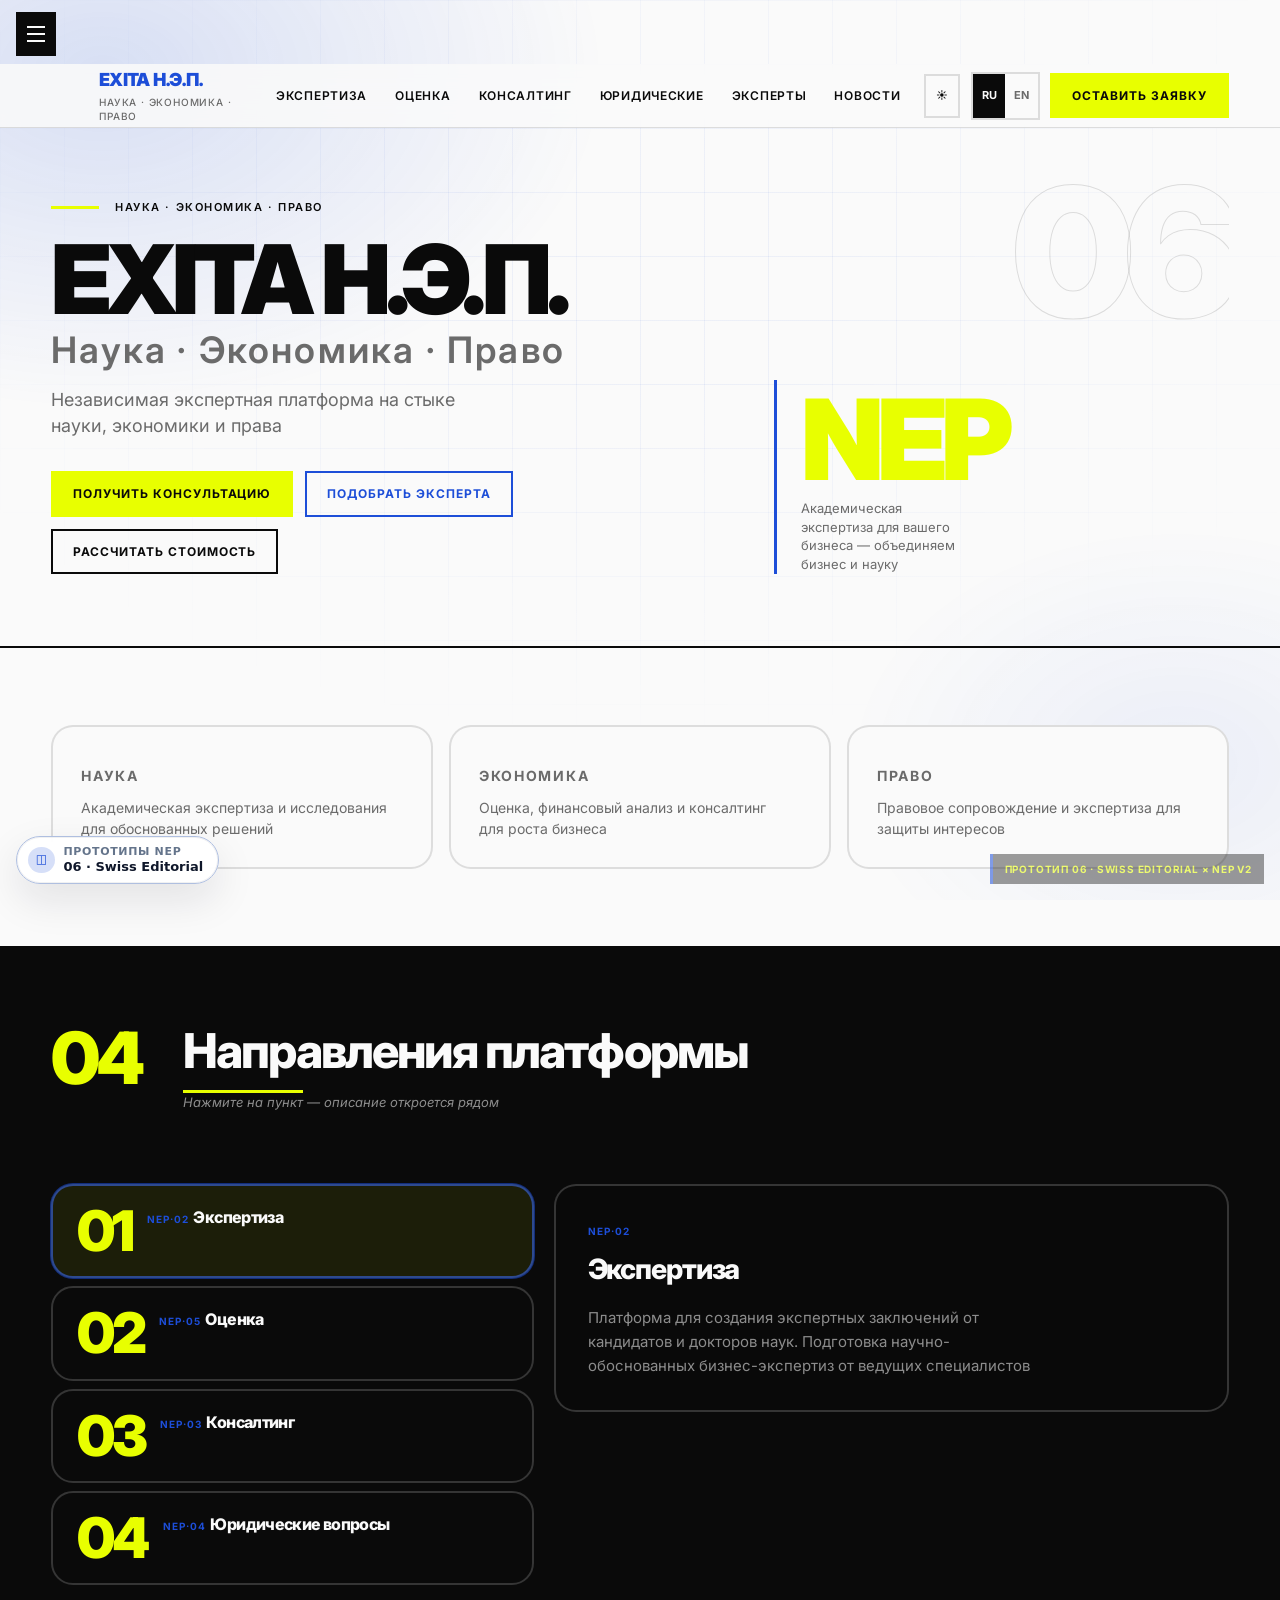
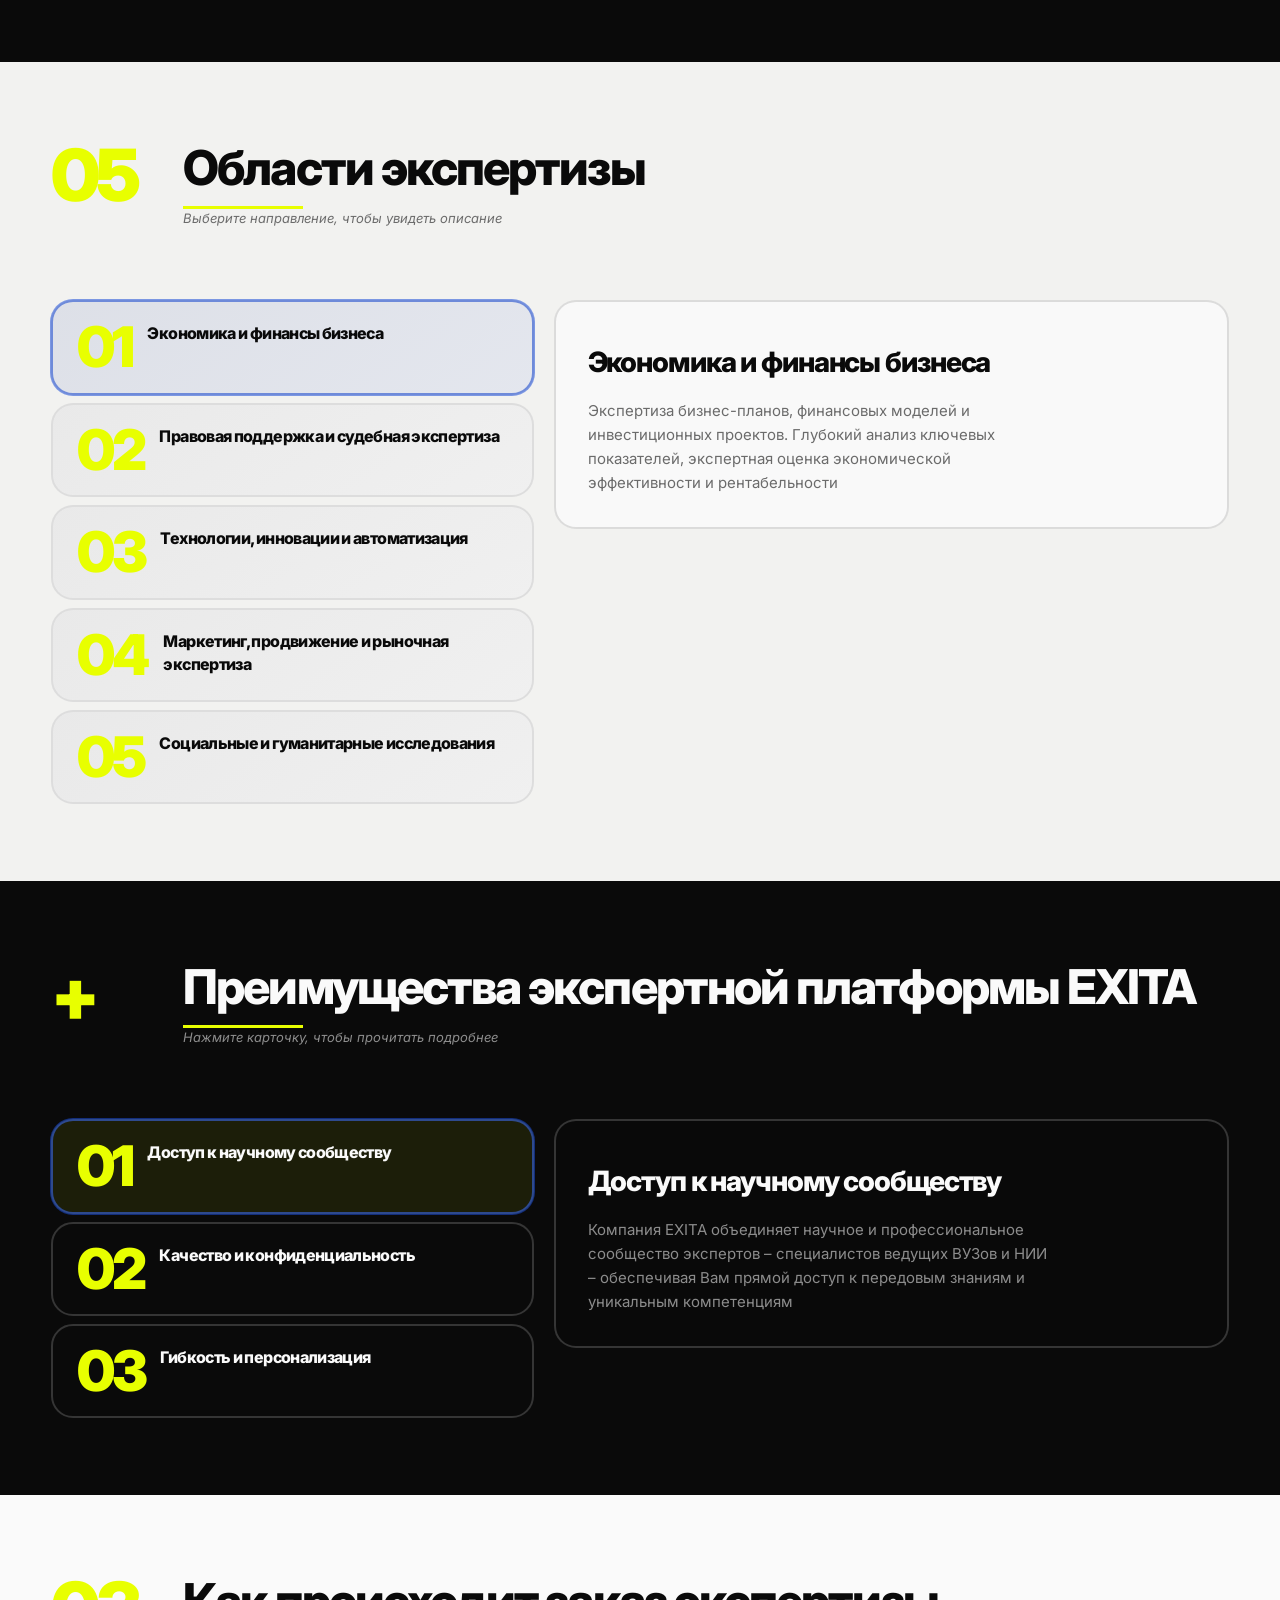
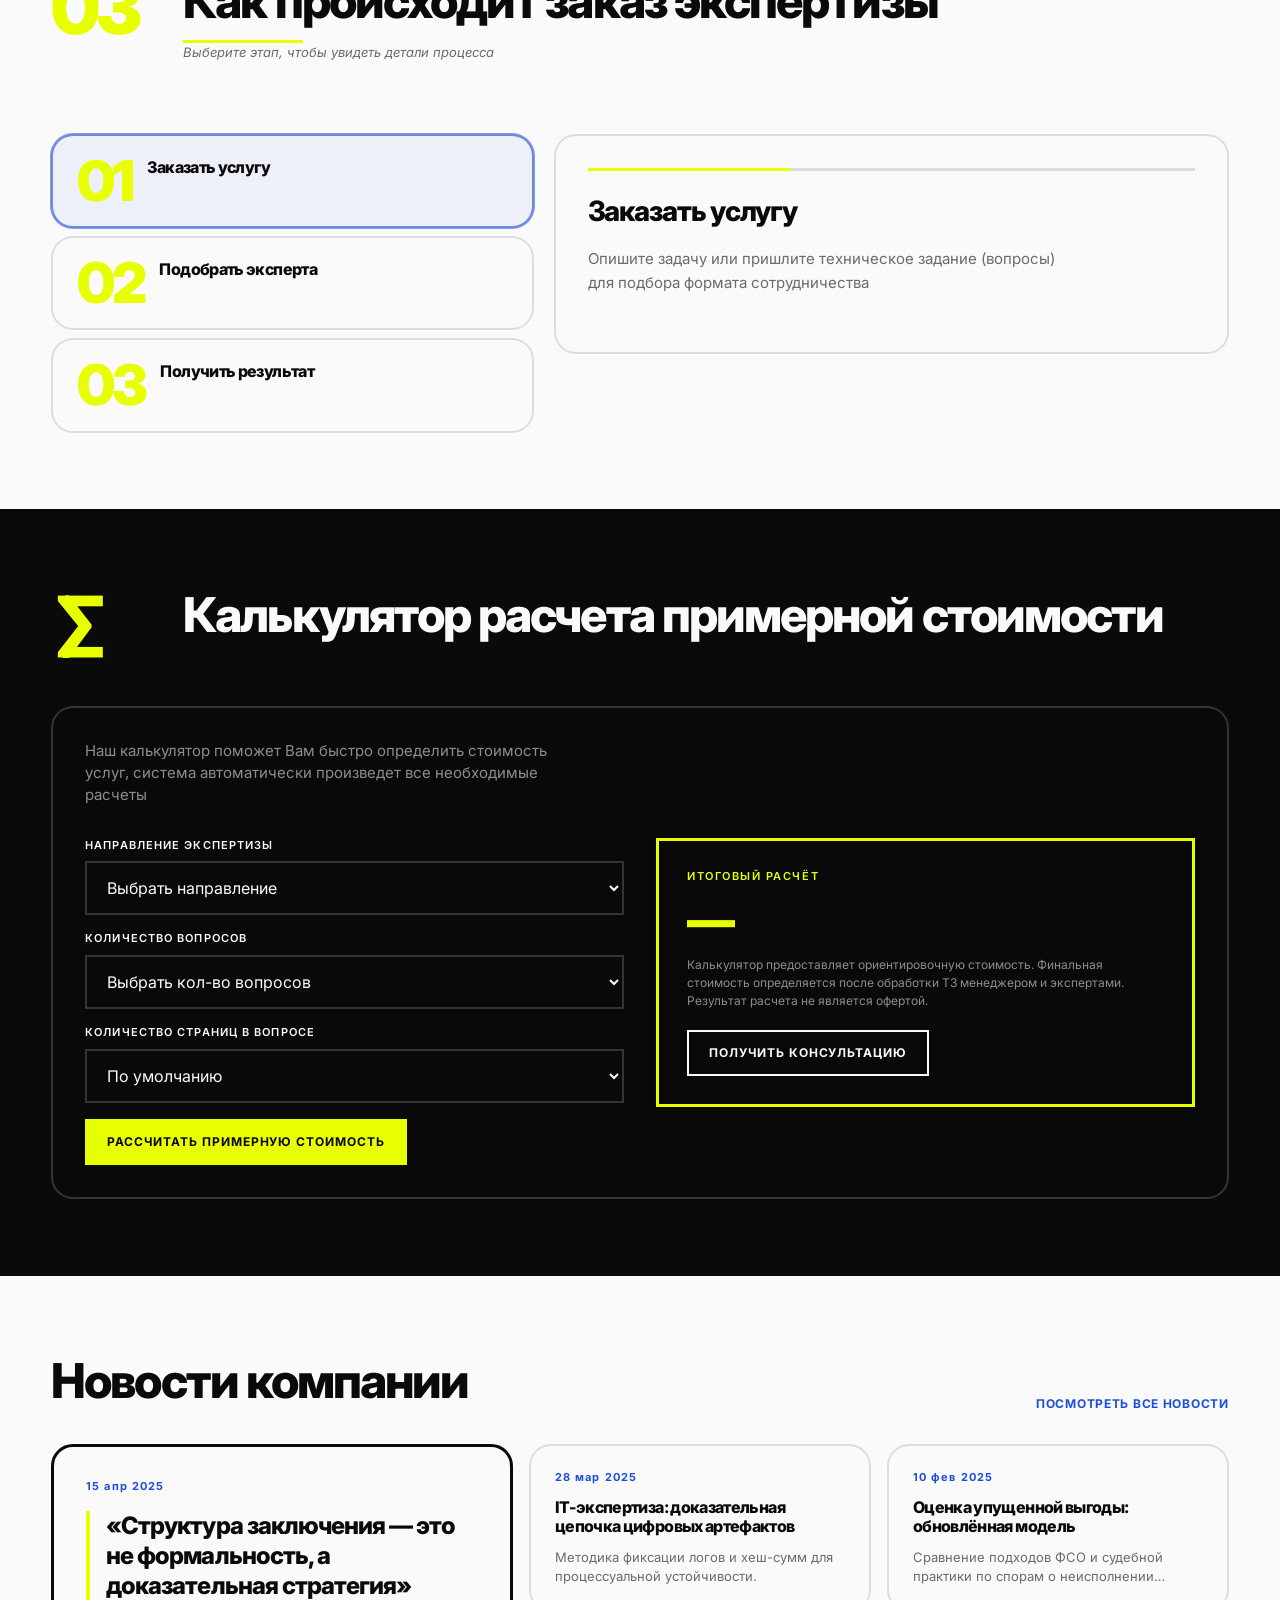
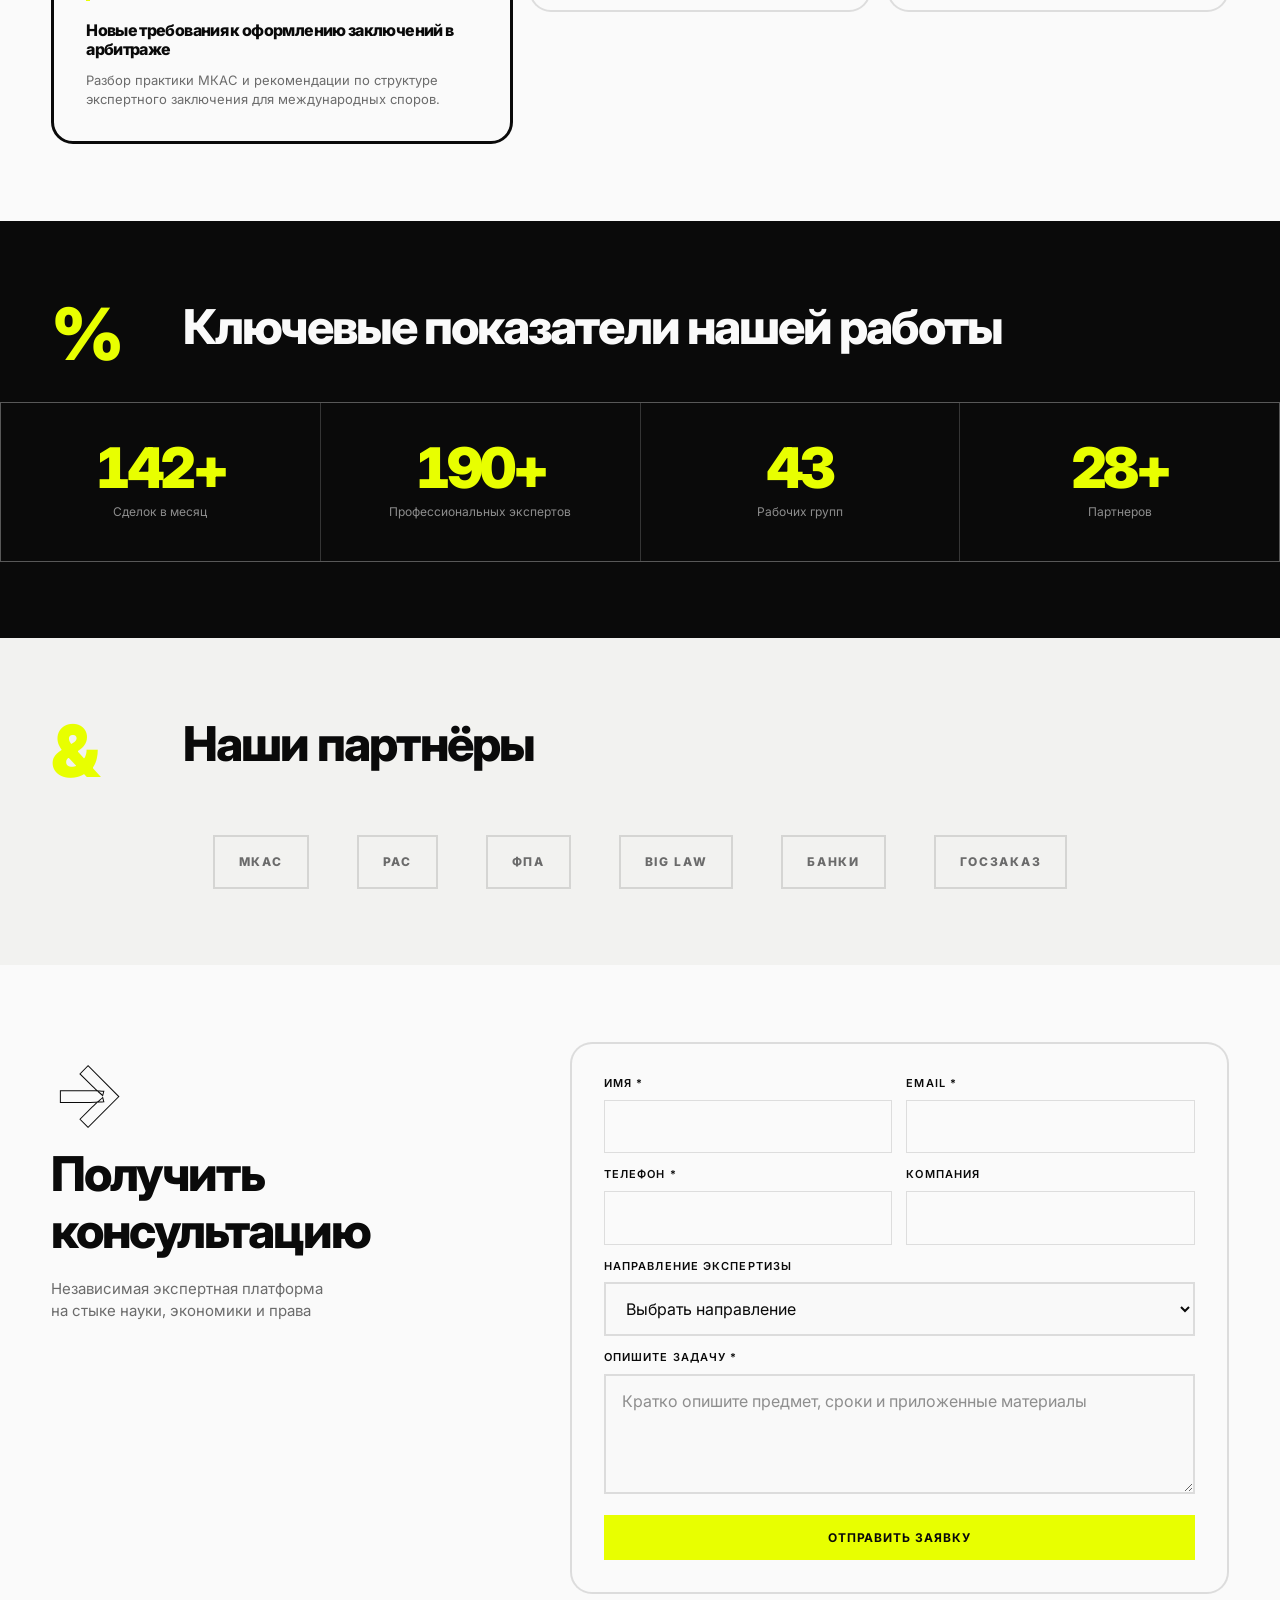
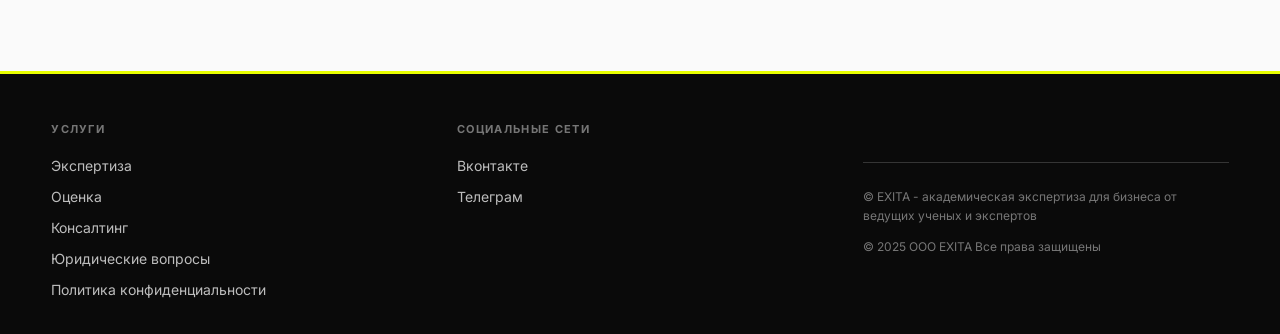
<file: 06-swiss-editorial/index.html>
<!DOCTYPE html>
<html lang="ru" class="nep-scrollbar-thin">
<head>
  <meta charset="UTF-8" />
  <meta name="viewport" content="width=device-width, initial-scale=1.0" />
  <title>EXITA Н.Э.П. — Swiss Editorial × NEP v2</title>
  <meta name="description" content="Независимая экспертная платформа на стыке науки, экономики и права. Наука · Экономика · Право." />
  <link rel="preconnect" href="https://fonts.googleapis.com" />
  <link rel="preconnect" href="https://fonts.gstatic.com" crossorigin />
  <link href="https://fonts.googleapis.com/css2?family=Inter:wght@300;400;500;600;700;800;900&display=swap" rel="stylesheet" />
  <link rel="stylesheet" href="../_shared/proto-fixes.css" />
  <script src="../_shared/proto-theme-init.js" data-mode="overlay-dark"></script>
  <style>
    :root {
      --swiss-black: #0a0a0a;
      --swiss-white: #fafafa;
      --swiss-paper: #f2f2f0;
      --black: var(--swiss-black);
      --white: var(--swiss-white);
      --paper: var(--swiss-paper);
      --accent: #e8ff00;
      --accent-dim: #c9e000;
      --accent-on-dark: #e8ff00;
      --nep-accent: #1d4ed8;
      --nep-on-accent: var(--swiss-black);
      --nep-bg: var(--swiss-white);
      --nep-bg-elevated: var(--swiss-white);
      --nep-fg: var(--swiss-black);
      --nep-fg-muted: #6b6b6b;
      --nep-fg-subtle: rgba(10, 10, 10, 0.45);
      --nep-border: rgba(10, 10, 10, 0.12);
      --app-glass-bg: color-mix(in srgb, var(--swiss-white) 92%, transparent);
      --app-border: var(--nep-border);
      --ambient-royal: rgba(29, 78, 216, 0.28);
      --muted: var(--nep-fg-muted);
      --rule: var(--nep-border);
      --inv-fg: var(--swiss-white);
      --inv-fg-muted: rgba(250, 250, 250, 0.55);
      --inv-fg-subtle: rgba(250, 250, 250, 0.45);
      --rule-inv: rgba(250, 250, 250, 0.18);
      --font: "Inter", "Helvetica Neue", Helvetica, Arial, sans-serif;
      --track-tight: -0.04em;
      --track-mega: -0.06em;
      --max: 92rem;
      --gutter: clamp(1.25rem, 4vw, 3.5rem);
      --omni-h: 4rem;
      --header-h: 4rem;
      --baseline: 4px;
      --rhythm: calc(var(--baseline) * 5);
    }

    *, *::before, *::after { box-sizing: border-box; margin: 0; padding: 0; }

    html {
      scroll-behavior: smooth;
      font-size: 16px;
      scrollbar-width: thin;
      scrollbar-color: color-mix(in srgb, var(--nep-accent) 55%, transparent) transparent;
    }

    html::-webkit-scrollbar { width: 4px; height: 4px; }
    html::-webkit-scrollbar-track { background: transparent; }
    html::-webkit-scrollbar-thumb {
      background: color-mix(in srgb, var(--nep-accent) 55%, transparent);
      border-radius: 9999px;
    }

    body {
      font-family: var(--font);
      background: var(--nep-bg);
      color: var(--nep-fg);
      line-height: 1.45;
      -webkit-font-smoothing: antialiased;
      overflow-x: hidden;
      padding-top: var(--omni-h);
    }

    ::selection {
      background: color-mix(in srgb, var(--nep-accent) 35%, transparent);
      color: inherit;
    }

    a:focus-visible,
    button:focus-visible,
    input:focus-visible,
    select:focus-visible,
    textarea:focus-visible {
      outline: none;
      box-shadow: 0 0 0 3px color-mix(in srgb, var(--nep-accent) 35%, transparent);
    }

    .scroll-progress {
      position: fixed;
      top: 0;
      left: 0;
      z-index: 400;
      height: 2px;
      width: 0%;
      background: var(--nep-accent);
      pointer-events: none;
      transition: width 0.08s linear;
    }

    .reveal {
      opacity: 0;
      transform: translateY(16px);
      transition: opacity 0.55s cubic-bezier(0.22, 1, 0.36, 1), transform 0.55s cubic-bezier(0.22, 1, 0.36, 1);
    }
    .reveal.is-visible {
      opacity: 1;
      transform: translateY(0);
    }
    .reveal-stagger > * {
      opacity: 0;
      transform: translateY(16px);
      transition: opacity 0.55s cubic-bezier(0.22, 1, 0.36, 1), transform 0.55s cubic-bezier(0.22, 1, 0.36, 1);
    }
    .reveal-stagger.is-visible > * {
      opacity: 1;
      transform: translateY(0);
    }
    .reveal-stagger.is-visible > *:nth-child(1) { transition-delay: 0s; }
    .reveal-stagger.is-visible > *:nth-child(2) { transition-delay: 0.06s; }
    .reveal-stagger.is-visible > *:nth-child(3) { transition-delay: 0.12s; }
    .reveal-stagger.is-visible > *:nth-child(4) { transition-delay: 0.18s; }
    .reveal-stagger.is-visible > *:nth-child(5) { transition-delay: 0.24s; }

    @media (prefers-reduced-motion: reduce) {
      html { scroll-behavior: auto; }
      .reveal, .reveal-stagger > * {
        opacity: 1;
        transform: none;
        transition: none;
      }
      .nep-backdrop__aura { animation: none !important; }
      .explorer__panel-inner { transition: none !important; }
      .scroll-progress { transition: none; }
      .section__accent-bar { transform: scaleX(1) !important; transition: none !important; }
      .field-shake { animation: none !important; }
    }

    a { color: inherit; text-decoration: none; }
    button, input, select, textarea { font: inherit; color: inherit; }
    ul { list-style: none; }

    .wrap {
      width: 100%;
      max-width: var(--max);
      margin-inline: auto;
      padding-inline: var(--gutter);
    }

    .full-bleed {
      width: 100vw;
      margin-left: calc(50% - 50vw);
    }

    .label {
      font-size: 0.6875rem;
      font-weight: 600;
      letter-spacing: 0.14em;
      text-transform: uppercase;
    }

    .headline-lg,
    .baseline-type {
      font-size: clamp(1.75rem, 4vw, 3rem);
      font-weight: 800;
      letter-spacing: var(--track-tight);
      line-height: 1.2;
      padding-bottom: calc(var(--baseline) * 0.5);
    }

    .label.baseline-type {
      font-size: 0.6875rem;
      line-height: calc(var(--rhythm) / 0.6875rem);
    }

    /* ——— NepBackdrop (royal ambient grid) ——— */
    .nep-backdrop {
      position: fixed;
      inset: 0;
      z-index: 0;
      pointer-events: none;
      overflow: hidden;
    }

    .nep-backdrop__aura {
      position: absolute;
      inset: -20% -10%;
      background:
        radial-gradient(ellipse 55% 45% at 15% 20%, var(--ambient-royal), transparent 60%),
        radial-gradient(ellipse 40% 35% at 85% 75%, rgba(29, 78, 216, 0.12), transparent 55%);
      opacity: 0.55;
      animation: swiss-aura-drift 16s ease-in-out infinite;
    }

    @keyframes swiss-aura-drift {
      0%, 100% { opacity: 0.5; transform: scale(1); }
      50% { opacity: 0.58; transform: scale(1.02); }
    }

    .nep-backdrop__grid {
      position: absolute;
      inset: 0;
      background-image:
        linear-gradient(rgba(29, 78, 216, 0.06) 1px, transparent 1px),
        linear-gradient(90deg, rgba(29, 78, 216, 0.06) 1px, transparent 1px);
      background-size: 64px 64px;
      mask-image: radial-gradient(ellipse 80% 70% at 50% 30%, black 20%, transparent 75%);
    }

    .page-wrap { position: relative; z-index: 1; }

    /* ——— Omni-Bar ——— */
    .omni-bar {
      position: fixed;
      top: 0;
      left: 0;
      z-index: 300;
      padding: 0.75rem 1rem;
      pointer-events: none;
    }

    .omni-bar__btn {
      pointer-events: auto;
      width: 2.5rem;
      height: 2.5rem;
      display: flex;
      flex-direction: column;
      align-items: center;
      justify-content: center;
      gap: 5px;
      background: var(--black);
      border: none;
      cursor: pointer;
      transition: background 0.2s;
    }

    .omni-bar__btn:hover { background: var(--nep-accent); }

    .omni-bar__btn span {
      display: block;
      width: 18px;
      height: 2px;
      background: var(--white);
      transition: background 0.2s;
    }

    .omni-bar__btn:hover span { background: var(--white); }

    .proto-badge {
      position: fixed;
      bottom: 1rem;
      right: 1rem;
      z-index: 250;
      font-size: 0.625rem;
      font-weight: 700;
      letter-spacing: 0.08em;
      text-transform: uppercase;
      padding: 0.5rem 0.75rem;
      background: color-mix(in srgb, var(--black) 72%, transparent);
      color: var(--accent);
      border-left: 3px solid var(--nep-accent);
      opacity: 0.55;
      cursor: default;
      transition: opacity 0.25s, background 0.25s;
    }

    .proto-badge:hover {
      opacity: 1;
      background: var(--black);
    }

    /* ——— Header ——— */
    .header {
      position: sticky;
      top: var(--omni-h);
      z-index: 100;
      height: var(--header-h);
      background: color-mix(in srgb, var(--white) 88%, transparent);
      backdrop-filter: blur(12px);
      -webkit-backdrop-filter: blur(12px);
      border-bottom: 1px solid var(--rule);
      transition: background 0.3s, box-shadow 0.3s, backdrop-filter 0.3s;
    }

    .header.is-scrolled {
      background: color-mix(in srgb, var(--white) 94%, transparent);
      backdrop-filter: blur(18px);
      -webkit-backdrop-filter: blur(18px);
      box-shadow: 0 6px 24px rgba(10, 10, 10, 0.08);
    }

    .header__inner {
      height: 100%;
      display: grid;
      grid-template-columns: auto 1fr auto;
      align-items: center;
      gap: 1.5rem;
      padding-left: calc(var(--gutter) + 2.5rem);
    }

    @media (min-width: 768px) {
      .header__inner { padding-left: calc(var(--gutter) + 3rem); }
    }

    .logo { display: flex; flex-direction: column; gap: 0.1rem; }

    .logo__mark {
      font-weight: 900;
      font-size: 1.125rem;
      letter-spacing: var(--track-tight);
      color: var(--nep-accent);
    }

    .logo__sub {
      font-size: 0.625rem;
      font-weight: 500;
      letter-spacing: 0.08em;
      text-transform: uppercase;
      color: var(--muted);
    }

    .nav {
      display: none;
      justify-content: center;
      gap: 1.75rem;
    }

    .nav a {
      font-size: 0.75rem;
      font-weight: 600;
      letter-spacing: 0.06em;
      text-transform: uppercase;
      transition: color 0.2s;
    }

    .nav a:hover { color: var(--nep-accent); }

    .header__actions {
      display: flex;
      align-items: center;
      gap: 0.65rem;
    }

    .icon-btn {
      width: 2.25rem;
      height: 2.25rem;
      border: 2px solid var(--rule);
      background: transparent;
      cursor: pointer;
      display: grid;
      place-items: center;
      font-size: 0.6875rem;
      font-weight: 700;
      letter-spacing: 0.04em;
      transition: border-color 0.2s, color 0.2s;
    }

    .icon-btn:hover { border-color: var(--nep-accent); color: var(--nep-accent); }

    .lang-switch {
      display: none;
      font-size: 0.6875rem;
      font-weight: 700;
      letter-spacing: 0.06em;
      border: 2px solid var(--rule);
    }

    .lang-switch button {
      padding: 0.35rem 0.55rem;
      border: none;
      background: transparent;
      cursor: pointer;
      color: var(--muted);
    }

    .lang-switch button.active {
      background: var(--black);
      color: var(--white);
    }

    @media (min-width: 640px) { .lang-switch { display: flex; } }

    .btn {
      display: inline-flex;
      align-items: center;
      justify-content: center;
      gap: 0.5rem;
      padding: 0.75rem 1.25rem;
      font-size: 0.75rem;
      font-weight: 700;
      letter-spacing: 0.08em;
      text-transform: uppercase;
      border: 2px solid var(--black);
      background: transparent;
      cursor: pointer;
      transition: background 0.2s, color 0.2s, border-color 0.2s;
    }

    .btn:hover { background: var(--black); color: var(--white); }

    .btn--accent {
      background: var(--accent);
      border-color: var(--accent);
      color: var(--black);
    }

    .btn--accent:hover {
      background: var(--black);
      border-color: var(--black);
      color: var(--white);
    }

    .nep-btn-primary,
    .btn--accent.nep-btn-primary {
      background: var(--accent);
      border-color: var(--accent);
      color: var(--black);
    }

    .nep-btn-primary:hover,
    .btn--accent.nep-btn-primary:hover {
      background: var(--black);
      border-color: var(--black);
      color: var(--white);
    }

    .nep-btn-primary:active,
    .btn--accent.nep-btn-primary:active {
      transform: translateY(0) scale(0.98);
    }

    .btn--royal {
      border-color: var(--nep-accent);
      color: var(--nep-accent);
    }

    .btn--royal:hover {
      background: var(--nep-accent);
      color: var(--white);
    }

    .btn--inv {
      border-color: var(--white);
      color: var(--white);
    }

    .btn--inv:hover { background: var(--white); color: var(--black); }

    .menu-toggle {
      display: flex;
      flex-direction: column;
      gap: 5px;
      padding: 0.5rem;
      background: none;
      border: none;
      cursor: pointer;
    }

    .menu-toggle span {
      display: block;
      width: 22px;
      height: 2px;
      background: var(--black);
    }

    @media (min-width: 1024px) {
      .nav { display: flex; }
      .menu-toggle { display: none; }
    }

    .mobile-nav {
      display: none;
      flex-direction: column;
      gap: 0.75rem;
      padding: 1rem var(--gutter) 1.5rem;
      border-top: 1px solid var(--rule);
      background: var(--nep-bg);
      z-index: 120;
    }

    .mobile-nav.is-open { display: flex; }

    .mobile-nav a {
      font-size: 0.8125rem;
      font-weight: 600;
      letter-spacing: 0.06em;
      text-transform: uppercase;
    }

    /* ——— NEP panels (Swiss glass) ——— */
    .nep-panel {
      border: 2px solid var(--rule);
      background: color-mix(in srgb, var(--white) 92%, transparent);
      backdrop-filter: blur(10px);
      -webkit-backdrop-filter: blur(10px);
      border-radius: 22px;
      overflow: hidden;
    }

    .section--dark .nep-panel {
      border-color: var(--rule-inv);
      background: color-mix(in srgb, var(--swiss-black) 85%, transparent);
    }

    .nep-panel__body { padding: clamp(1.5rem, 3vw, 2rem); }

    .nep-field {
      width: 100%;
      padding: 0.875rem 1rem;
      border: 2px solid var(--nep-border);
      background: color-mix(in srgb, var(--nep-bg-elevated) 85%, transparent);
      color: var(--nep-fg);
      border-radius: 0;
    }

    .nep-field::placeholder {
      color: var(--nep-fg-subtle);
      opacity: 1;
    }

    .nep-field:focus {
      outline: none;
      border-color: var(--nep-accent);
    }

    .section--dark .nep-field {
      border-color: var(--rule-inv);
      background: color-mix(in srgb, var(--swiss-black) 55%, transparent);
      color: var(--inv-fg);
    }

    .section--dark .nep-field option {
      background: var(--swiss-black);
      color: var(--inv-fg);
    }

    /* ——— Hero ——— */
    .hero {
      border-bottom: 2px solid var(--black);
      position: relative;
      overflow: hidden;
    }

    .hero__grid {
      display: grid;
      grid-template-columns: 1fr;
      gap: 2.5rem;
      padding-block: clamp(3rem, 8vh, 5rem);
      align-items: end;
    }

    @media (min-width: 900px) {
      .hero__grid { grid-template-columns: 1.2fr 0.8fr; }
    }

    .hero__index {
      position: absolute;
      top: var(--gutter);
      right: var(--gutter);
      font-size: clamp(2.25rem, 14vw, 12rem);
      font-weight: 900;
      letter-spacing: var(--track-mega);
      line-height: 0.82;
      color: transparent;
      -webkit-text-stroke: 1px var(--rule);
      pointer-events: none;
      user-select: none;
      max-width: min(55vw, 100%);
      overflow: hidden;
      white-space: nowrap;
    }

    .hero__eyebrow {
      display: flex;
      align-items: center;
      gap: 1rem;
      margin-bottom: 1.25rem;
    }

    .hero__eyebrow::before {
      content: "";
      width: 48px;
      height: 3px;
      background: var(--accent);
    }

    .hero h1 {
      font-size: clamp(1.75rem, 8vw, 6rem);
      font-weight: 900;
      letter-spacing: var(--track-mega);
      line-height: 0.9;
      text-transform: uppercase;
      overflow-wrap: anywhere;
    }

    .hero h1 .sub {
      display: block;
      font-size: 0.38em;
      font-weight: 600;
      letter-spacing: 0.06em;
      text-transform: none;
      color: var(--muted);
      margin-top: 0.75rem;
    }

    .hero__lead {
      font-size: clamp(1rem, 2vw, 1.125rem);
      max-width: 42ch;
      color: var(--muted);
      margin-top: 1.25rem;
    }

    .hero__cta-row {
      display: flex;
      flex-wrap: wrap;
      gap: 0.75rem;
      margin-top: 2rem;
    }

    .hero__aside {
      border-left: 3px solid var(--nep-accent);
      padding-left: 1.5rem;
    }

    .hero__aside .mega-num {
      font-size: clamp(2.5rem, 10vw, 7rem);
      font-weight: 900;
      letter-spacing: var(--track-mega);
      line-height: 0.85;
      color: var(--accent);
      overflow-wrap: anywhere;
    }

    .hero__aside p {
      font-size: 0.8125rem;
      color: var(--muted);
      margin-top: 0.75rem;
      max-width: 22ch;
    }

    /* ——— Sections ——— */
    .section { padding-block: clamp(3.5rem, 8vw, 6rem); }

    .section--dark {
      --section-fg: var(--inv-fg);
      --section-fg-muted: var(--inv-fg-muted);
      --section-fg-subtle: var(--inv-fg-subtle);
      --section-rule: var(--rule-inv);
      --section-accent: var(--accent-on-dark);
      --section-accent-muted: var(--accent-dim);
      --nep-fg: var(--inv-fg);
      --nep-fg-muted: var(--inv-fg-muted);
      --nep-fg-subtle: var(--inv-fg-subtle);
      --nep-bg: var(--swiss-black);
      --nep-bg-elevated: #111111;
      --nep-border: var(--rule-inv);
      --muted: var(--inv-fg-muted);
      --rule: var(--rule-inv);
      background: var(--swiss-black);
      color: var(--section-fg);
    }

    .section--paper { background: var(--paper); }

    .section__head {
      display: grid;
      grid-template-columns: auto 1fr;
      gap: 1.25rem 2rem;
      align-items: start;
      margin-bottom: clamp(2rem, 5vw, 3rem);
    }

    @media (min-width: 768px) {
      .section__head { grid-template-columns: minmax(72px, 100px) 1fr auto; }
    }

    .section__num {
      font-size: clamp(2rem, 6vw, 4.5rem);
      font-weight: 900;
      letter-spacing: var(--track-mega);
      line-height: 1;
      color: var(--accent);
      overflow-wrap: anywhere;
      min-width: 0;
    }

    .section--dark .section__num { color: var(--section-accent); }

    .section__hint {
      font-size: 0.8125rem;
      font-weight: 400;
      font-style: italic;
      color: var(--muted);
      margin-bottom: 1.5rem;
      max-width: 48ch;
      line-height: calc(var(--rhythm) / 0.8125rem);
    }

    .section__accent-bar {
      display: block;
      height: 3px;
      width: min(120px, 40%);
      margin-top: calc(var(--baseline) * 2);
      background: var(--accent);
      transform: scaleX(0);
      transform-origin: left center;
      transition: transform 0.65s cubic-bezier(0.22, 1, 0.36, 1);
    }

    .section.reveal.is-visible .section__accent-bar {
      transform: scaleX(1);
    }

    .section--dark .section__hint { color: var(--section-fg-muted); }

    .section__aside {
      display: none;
      font-size: 0.75rem;
      max-width: 22ch;
      color: var(--muted);
      line-height: 1.5;
      align-self: end;
    }

    .section--dark .section__aside { color: var(--section-fg-muted); }

    @media (min-width: 768px) { .section__aside { display: block; } }

    /* ——— Pillars ——— */
    .pillars {
      display: grid;
      grid-template-columns: 1fr;
      gap: 1rem;
    }

    @media (min-width: 768px) { .pillars { grid-template-columns: repeat(3, 1fr); } }

    .pillar-card {
      position: relative;
      padding: 1.75rem 2.5rem 1.75rem 1.75rem;
      border: 2px solid var(--rule);
      border-radius: 22px;
      background: var(--white);
      transition: border-color 0.2s, transform 0.2s;
    }

    .pillar-card::after {
      content: "→";
      position: absolute;
      right: 1.25rem;
      top: 50%;
      transform: translateY(-50%);
      opacity: 0;
      font-size: 1rem;
      font-weight: 700;
      color: var(--nep-accent);
      transition: opacity 0.25s ease, transform 0.25s ease;
    }

    .pillar-card:hover {
      border-color: var(--nep-accent);
      transform: translateY(-2px);
    }

    .pillar-card:hover::after {
      opacity: 1;
      transform: translateY(-50%) translateX(2px);
    }

    .pillar-card__label {
      font-size: 0.6875rem;
      font-weight: 700;
      letter-spacing: 0.12em;
      text-transform: uppercase;
      color: var(--nep-accent);
    }

    .pillar-card p {
      margin-top: 0.65rem;
      font-size: 0.875rem;
      color: var(--muted);
      line-height: 1.5;
    }

    /* ——— Explorer (left list + right panel) ——— */
    .explorer {
      display: grid;
      grid-template-columns: 1fr;
      gap: 1.5rem;
    }

    @media (min-width: 1024px) {
      .explorer { grid-template-columns: 5fr 7fr; gap: 2rem; }
    }

    .explorer__list {
      display: grid;
      gap: 0.5rem;
    }

    @media (max-width: 767px) {
      .explorer__list {
        display: flex;
        flex-direction: row;
        gap: 0.5rem;
        overflow-x: auto;
        overscroll-behavior-x: contain;
        scroll-snap-type: x mandatory;
        -webkit-overflow-scrolling: touch;
        padding-bottom: 0.35rem;
        scrollbar-width: thin;
        min-width: 0;
      }

      .explorer__list > .explorer__item {
        flex: 0 0 min(11rem, 78vw);
        scroll-snap-align: start;
        min-width: min(11rem, 78vw);
      }
    }

    @media (min-width: 768px) and (max-width: 1023px) {
      .explorer__list:not(.explorer__list--stack) {
        grid-template-columns: repeat(2, 1fr);
      }

      .explorer__list--stack {
        grid-template-columns: 1fr;
      }
    }

    .explorer__item {
      display: grid;
      grid-template-columns: auto 1fr;
      gap: 1rem;
      align-items: start;
      text-align: left;
      padding: 1.25rem 1.5rem;
      border: 2px solid var(--rule);
      background: var(--white);
      border-radius: 22px;
      cursor: pointer;
      transition: border-color 0.2s, background 0.2s;
    }

    .section--dark .explorer__item {
      border-color: var(--rule-inv);
      background: transparent;
    }

    .explorer__item:hover { border-color: color-mix(in srgb, var(--nep-accent) 40%, var(--rule)); }

    .explorer__item.is-active {
      border-color: color-mix(in srgb, var(--nep-accent) 55%, var(--rule));
      background: color-mix(in srgb, var(--nep-accent) 6%, var(--white));
      box-shadow: 0 0 0 1px color-mix(in srgb, var(--nep-accent) 55%, transparent);
    }

    .section--dark .explorer__item.is-active {
      background: color-mix(in srgb, var(--accent) 8%, var(--black));
      border-color: color-mix(in srgb, var(--nep-accent) 55%, var(--rule-inv));
      box-shadow: 0 0 0 1px color-mix(in srgb, var(--nep-accent) 55%, transparent);
    }

    .explorer__num {
      font-size: clamp(2rem, 5vw, 3.5rem);
      font-weight: 900;
      letter-spacing: var(--track-mega);
      line-height: 0.9;
      color: var(--accent);
      overflow-wrap: anywhere;
    }

    .section--dark .explorer__num { color: var(--section-accent); }

    .explorer__code {
      font-size: 0.625rem;
      font-weight: 700;
      letter-spacing: 0.1em;
      color: var(--nep-accent);
    }

    .explorer__title {
      font-size: 1rem;
      font-weight: 800;
      letter-spacing: var(--track-tight);
      margin-top: 0.25rem;
    }

    .explorer__panel { min-height: 220px; }

    .explorer__panel-inner {
      opacity: 1;
      transition: opacity 0.22s cubic-bezier(0.22, 1, 0.36, 1), transform 0.22s cubic-bezier(0.22, 1, 0.36, 1);
    }

    .explorer__panel-inner.is-fading {
      opacity: 0;
      transform: translateY(6px);
    }

    .explorer__panel-code {
      font-size: 0.625rem;
      font-weight: 700;
      letter-spacing: 0.1em;
      color: var(--nep-accent);
    }

    .explorer__panel h3 {
      font-size: clamp(1.25rem, 3vw, 1.75rem);
      font-weight: 800;
      letter-spacing: var(--track-tight);
      margin-top: 0.5rem;
    }

    .explorer__panel p {
      margin-top: 1rem;
      font-size: 0.9375rem;
      color: var(--muted);
      line-height: 1.6;
      max-width: 52ch;
    }

    .section--dark .explorer__panel p { color: var(--section-fg-muted); }

    /* Duotone expert blocks (expertise explorer) */
    #expertise .explorer__item {
      position: relative;
      overflow: hidden;
      isolation: isolate;
    }

    #expertise .explorer__item::before {
      content: "";
      position: absolute;
      inset: 0;
      background: linear-gradient(145deg, var(--black) 0%, var(--muted) 100%);
      opacity: 0.07;
      z-index: 0;
      transition: opacity 0.3s ease;
      pointer-events: none;
    }

    #expertise .explorer__item::after {
      content: "";
      position: absolute;
      inset: 0;
      background: var(--accent);
      mix-blend-mode: multiply;
      opacity: 0;
      z-index: 1;
      transition: opacity 0.35s cubic-bezier(0.22, 1, 0.36, 1);
      pointer-events: none;
    }

    #expertise .explorer__item:hover::after {
      opacity: 0.42;
    }

    #expertise .explorer__item:hover::before {
      opacity: 0.12;
    }

    #expertise .explorer__item > * {
      position: relative;
      z-index: 2;
    }

    .process-progress-wrap {
      height: 3px;
      background: var(--rule);
      margin-bottom: 1.25rem;
      overflow: hidden;
    }

    .section--dark .process-progress-wrap {
      background: var(--rule-inv);
    }

    .process-progress {
      height: 100%;
      width: calc(var(--progress-pct, 33.333) * 1%);
      background: var(--accent);
      transition: width 0.3s ease;
    }

    .calc-error {
      font-size: 0.8125rem;
      color: #dc2626;
      margin-top: 0.25rem;
    }

    .section--dark .calc-error { color: #f87171; }

    @keyframes field-shake {
      0%, 100% { transform: translateX(0); }
      20%, 60% { transform: translateX(-4px); }
      40%, 80% { transform: translateX(4px); }
    }

    .field-shake {
      animation: field-shake 0.4s ease;
      border-color: #dc2626 !important;
    }

    .lead-success {
      font-size: 0.875rem;
      color: #059669;
      margin-top: 0.75rem;
      font-weight: 600;
    }

    html.theme-dark .lead-success { color: #34d399; }

    [hidden] { display: none !important; }

    /* ——— Calculator ——— */
    .calc-panel .calc-grid {
      display: grid;
      grid-template-columns: 1fr;
      gap: 2rem;
    }

    @media (min-width: 768px) {
      .calc-panel .calc-grid { grid-template-columns: 1fr 1fr; }
    }

    .field label {
      display: block;
      font-size: 0.6875rem;
      font-weight: 600;
      letter-spacing: 0.1em;
      text-transform: uppercase;
      margin-bottom: 0.5rem;
    }

    .section--dark .field label {
      color: var(--inv-fg);
    }

    .calc-form { display: flex; flex-direction: column; gap: 1rem; }

    .calc-result {
      border: 3px solid var(--accent);
      padding: 1.75rem;
      display: flex;
      flex-direction: column;
      gap: 0.75rem;
      align-self: start;
    }

    .calc-result__value {
      font-size: clamp(2rem, 5vw, 3rem);
      font-weight: 900;
      letter-spacing: var(--track-tight);
      line-height: 1;
      color: var(--section-accent, var(--accent));
      overflow-wrap: anywhere;
    }

    .calc-result__label {
      color: var(--section-accent, var(--accent));
    }

    .calc-result__note {
      font-size: 0.75rem;
      color: var(--section-fg-muted, var(--inv-fg-muted));
      line-height: 1.5;
    }

    .calc-form .btn--accent {
      align-self: start;
    }

    .calc-result .btn--inv {
      align-self: start;
      margin-top: 0.5rem;
    }

    .calc-intro {
      font-size: 0.9375rem;
      color: var(--section-fg-muted, var(--inv-fg-muted));
      margin-bottom: 2rem;
      max-width: 52ch;
    }

    /* ——— News (magazine grid) ——— */
    .news-grid {
      display: grid;
      grid-template-columns: 1fr;
      gap: 1rem;
      min-width: 0;
    }

    @media (max-width: 767px) {
      .news-grid {
        display: flex;
        flex-direction: column;
        gap: 1.25rem;
      }

      .news-card--feature {
        order: -1;
        grid-row: auto;
      }

      .news-card__pull {
        font-size: clamp(1.05rem, 4.2vw, 1.35rem);
        line-height: 1.3;
        padding-left: 0.75rem;
      }

      .news-head {
        flex-direction: column;
        align-items: flex-start;
      }
    }

    .news-card {
      padding: 1.5rem;
      border: 2px solid var(--rule);
      border-radius: 22px;
      background: var(--white);
      display: flex;
      flex-direction: column;
      gap: 0.75rem;
      transition: border-color 0.2s, transform 0.2s;
    }

    .news-card:hover {
      border-color: var(--nep-accent);
      transform: translateY(-2px);
    }

    .news-card--feature {
      border-width: 3px;
      border-color: var(--black);
      padding: clamp(1.5rem, 3vw, 2rem);
    }

    .news-card__pull {
      font-size: clamp(1.125rem, 2.5vw, 1.5rem);
      font-weight: 800;
      letter-spacing: var(--track-tight);
      line-height: 1.25;
      color: var(--nep-fg);
      border-left: 4px solid var(--accent);
      padding-left: 1rem;
      margin: 0.25rem 0 0.5rem;
      font-style: normal;
    }

    .news-card__date {
      font-size: 0.6875rem;
      font-weight: 700;
      letter-spacing: 0.1em;
      color: var(--nep-accent);
    }

    .news-card h3 {
      font-size: 1rem;
      font-weight: 800;
      letter-spacing: var(--track-tight);
      line-height: 1.2;
      transition: text-decoration-color 0.2s;
    }

    .news-card:hover h3 {
      text-decoration: underline;
      text-decoration-color: var(--nep-accent);
      text-underline-offset: 3px;
    }

    .news-card p {
      font-size: 0.8125rem;
      color: var(--muted);
      flex: 1;
      display: -webkit-box;
      -webkit-line-clamp: 3;
      -webkit-box-orient: vertical;
      overflow: hidden;
    }

    .news-card:not(.news-card--feature) p {
      -webkit-line-clamp: 2;
    }

    .news-card--feature p {
      -webkit-line-clamp: 4;
    }

    .news-head {
      display: flex;
      flex-wrap: wrap;
      justify-content: space-between;
      align-items: end;
      gap: 1rem;
      margin-bottom: 2rem;
    }

    .news-head a {
      font-size: 0.75rem;
      font-weight: 700;
      letter-spacing: 0.06em;
      text-transform: uppercase;
      color: var(--nep-accent);
    }

    /* ——— Stats ——— */
    .stats-grid {
      display: grid;
      grid-template-columns: repeat(2, 1fr);
      gap: 1px;
      background: var(--rule-inv);
      border: 1px solid var(--rule-inv);
    }

    @media (min-width: 768px) {
      .news-grid {
        grid-template-columns: 1.35fr 1fr 1fr;
        grid-template-rows: auto auto;
      }
      .news-card--feature {
        grid-row: 1 / -1;
      }
    }

    @media (min-width: 768px) {
      .stats-grid { grid-template-columns: repeat(4, 1fr); }
    }

    @media (max-width: 479px) {
      .stats-grid {
        grid-template-columns: 1fr !important;
      }
    }

    .stat {
      padding: clamp(1.75rem, 4vw, 2.5rem) 1.25rem;
      background: var(--swiss-black);
      text-align: center;
    }

    .stat__value {
      font-size: clamp(1.75rem, 5vw, 3.5rem);
      font-weight: 900;
      letter-spacing: var(--track-mega);
      line-height: 0.9;
      color: var(--section-accent, var(--accent));
      font-variant-numeric: tabular-nums;
      overflow-wrap: anywhere;
    }

    .stat__label {
      font-size: 0.75rem;
      margin-top: 0.65rem;
      color: var(--section-fg-muted, var(--inv-fg-muted));
    }

    .stats-section__intro {
      margin-bottom: 2rem;
    }

    .stats-section__head {
      margin-bottom: 0;
    }

    /* ——— Partners ——— */
    .partners-row {
      display: flex;
      flex-wrap: wrap;
      justify-content: center;
      gap: 2rem 3rem;
    }

    .partner {
      font-size: 0.75rem;
      font-weight: 800;
      letter-spacing: 0.14em;
      text-transform: uppercase;
      color: var(--muted);
      padding: 1rem 1.5rem;
      border: 2px solid var(--rule);
      opacity: 0.5;
      transition: opacity 0.25s, transform 0.25s, background 0.2s, color 0.2s, border-color 0.2s;
    }

    .partner:hover {
      opacity: 0.85;
      transform: scale(1.02);
      background: var(--accent);
      color: var(--black);
      border-color: var(--accent);
    }

    /* ——— Lead form 5/7 ——— */
    .lead-grid {
      display: grid;
      grid-template-columns: 1fr;
      gap: 2.5rem;
    }

    @media (min-width: 1024px) {
      .lead-grid { grid-template-columns: 5fr 7fr; gap: 3rem; }
    }

    .lead-intro .mega-num {
      font-size: clamp(2.25rem, 7vw, 5rem);
      font-weight: 900;
      letter-spacing: var(--track-mega);
      line-height: 0.88;
      color: transparent;
      -webkit-text-stroke: 1px var(--nep-fg);
      overflow-wrap: anywhere;
    }

    .lead-intro p {
      margin-top: 1rem;
      font-size: 0.9375rem;
      color: var(--muted);
      max-width: 32ch;
    }

    .lead-form {
      display: grid;
      gap: 0.875rem;
    }

    .form-row-2 {
      display: grid;
      grid-template-columns: 1fr;
      gap: 0.875rem;
    }

    @media (min-width: 600px) { .form-row-2 { grid-template-columns: 1fr 1fr; } }

    .lead-form textarea { min-height: 120px; resize: vertical; }

    /* ——— Footer ——— */
    .footer {
      background: var(--swiss-black);
      color: var(--inv-fg);
      padding-block: 3rem 2rem;
      border-top: 3px solid var(--accent);
    }

    .footer__grid {
      display: grid;
      grid-template-columns: 1fr;
      gap: 2.5rem;
    }

    @media (min-width: 768px) { .footer__grid { grid-template-columns: repeat(3, 1fr); } }

    .footer__col h5 {
      font-size: 0.6875rem;
      letter-spacing: 0.12em;
      text-transform: uppercase;
      margin-bottom: 1rem;
      color: var(--inv-fg-subtle);
    }

    .footer__col ul { display: flex; flex-direction: column; gap: 0.5rem; }

    .footer__col a {
      font-size: 0.875rem;
      color: color-mix(in srgb, var(--inv-fg) 75%, transparent);
      transition: color 0.2s;
    }

    .footer__col a:hover { color: var(--accent); }

    .footer__legal {
      margin-top: 2.5rem;
      padding-top: 1.5rem;
      border-top: 1px solid var(--rule-inv);
      font-size: 0.75rem;
      color: var(--inv-fg-subtle);
      line-height: 1.6;
    }

    .skip-link {
      position: absolute;
      left: -9999px;
      top: 0.75rem;
      z-index: 500;
      padding: 0.6rem 1rem;
      background: var(--accent);
      color: var(--swiss-black);
      font-size: 0.8125rem;
      font-weight: 700;
    }

    .skip-link:focus {
      left: var(--gutter);
      outline: none;
      box-shadow: 0 0 0 3px color-mix(in srgb, var(--nep-accent) 35%, transparent);
    }

    @media (max-width: 899px) {
      .hero__grid {
        grid-template-columns: 1fr;
        gap: 2rem;
      }

      .hero__aside {
        border-left: none;
        border-top: 3px solid var(--nep-accent);
        padding-left: 0;
        padding-top: 1.5rem;
      }
    }

    @media (max-width: 1023px) {
      .header__actions > .header-cta,
      .header__actions > .nep-btn-primary {
        display: none;
      }
    }

    .lead-intro .headline-lg {
      margin-top: 1rem;
    }

    .footer__legal-sep {
      margin-top: 0.75rem;
    }

    @media (max-width: 320px) {
      .hero__index {
        font-size: clamp(2rem, 11vw, 2.75rem);
        max-width: 45vw;
      }

      .hero h1 {
        font-size: clamp(1.5rem, 9vw, 2.25rem);
      }

      .hero__aside .mega-num {
        font-size: clamp(2rem, 18vw, 3rem);
      }

      .section__num {
        font-size: clamp(1.75rem, 12vw, 2.5rem);
      }

      .explorer__num {
        font-size: clamp(1.5rem, 10vw, 2rem);
      }

      .lead-intro .mega-num {
        font-size: clamp(2rem, 16vw, 3rem);
      }

      .stat__value {
        font-size: clamp(1.5rem, 12vw, 2.25rem);
      }

      .calc-result__value {
        font-size: clamp(1.75rem, 12vw, 2.5rem);
      }
    }

    html.theme-dark {
      --nep-bg: #0a0e1c;
      --nep-bg-elevated: #10182e;
      --nep-fg: #eef2ff;
      --nep-fg-muted: rgba(238, 242, 255, 0.65);
      --nep-fg-subtle: rgba(238, 242, 255, 0.45);
      --nep-border: rgba(148, 163, 184, 0.22);
      --app-glass-bg: color-mix(in srgb, var(--nep-bg-elevated) 88%, transparent);
      --app-border: var(--nep-border);
      --muted: var(--nep-fg-muted);
      --rule: var(--nep-border);
      --paper: #10182e;
    }

    html.theme-dark body {
      background: var(--nep-bg);
      color: var(--nep-fg);
    }

    html.theme-dark .header {
      background: color-mix(in srgb, var(--nep-bg) 88%, transparent);
      border-bottom-color: var(--nep-border);
    }

    html.theme-dark .header.is-scrolled {
      background: color-mix(in srgb, var(--nep-bg) 94%, transparent);
      box-shadow: 0 6px 24px rgba(0, 0, 0, 0.35);
    }

    html.theme-dark .mobile-nav {
      background: var(--nep-bg);
      border-top-color: var(--nep-border);
    }

    html.theme-dark .menu-toggle span {
      background: var(--nep-fg);
    }

    html.theme-dark .section--paper {
      background: var(--nep-bg-elevated);
    }

    /* Inverted editorial blocks — lock Swiss black/yellow palette under overlay-dark */
    html.theme-dark .section--dark,
    html.theme-dark .footer,
    html.theme-dark .section--stats {
      --nep-fg: var(--inv-fg);
      --nep-fg-muted: var(--inv-fg-muted);
      --nep-fg-subtle: var(--inv-fg-subtle);
      --nep-bg: var(--swiss-black);
      --nep-bg-elevated: #111111;
      --nep-border: var(--rule-inv);
      --muted: var(--inv-fg-muted);
      --rule: var(--rule-inv);
      --section-fg: var(--inv-fg);
      --section-fg-muted: var(--inv-fg-muted);
      --section-accent: var(--accent-on-dark);
      --section-accent-muted: var(--accent-dim);
      background: var(--swiss-black);
      color: var(--inv-fg);
    }

    html.theme-dark .section--dark .headline-lg,
    html.theme-dark .section--dark .explorer__title,
    html.theme-dark .section--dark .field label {
      color: var(--section-fg);
    }

    html.theme-dark .section--dark .section__hint,
    html.theme-dark .section--dark .explorer__panel p,
    html.theme-dark .section--dark .calc-intro,
    html.theme-dark .section--dark .calc-result__note {
      color: var(--section-fg-muted);
    }

    html.theme-dark .section--dark .section__num,
    html.theme-dark .section--dark .explorer__num,
    html.theme-dark .section--dark .stat__value,
    html.theme-dark .section--dark .calc-result__value,
    html.theme-dark .section--dark .calc-result__label {
      color: var(--section-accent);
    }

    html.theme-dark .section--dark .nep-panel,
    html.theme-dark .section--dark .explorer__item {
      background: color-mix(in srgb, var(--swiss-black) 85%, transparent);
      border-color: var(--rule-inv);
      color: var(--section-fg);
    }

    html.theme-dark .section--dark .explorer__item.is-active {
      background: color-mix(in srgb, var(--accent-on-dark) 8%, var(--swiss-black));
      border-color: color-mix(in srgb, var(--nep-accent) 55%, var(--rule-inv));
    }

    html.theme-dark .section:not(.section--dark) .explorer__panel p {
      color: var(--nep-fg-muted);
    }

    html.theme-dark .pillar-card,
    html.theme-dark .section:not(.section--dark) .explorer__item,
    html.theme-dark .news-card,
    html.theme-dark .section:not(.section--dark) .nep-panel {
      background: var(--nep-bg-elevated);
      border-color: var(--nep-border);
      color: var(--nep-fg);
    }

    html.theme-dark .news-card--feature {
      border-color: color-mix(in srgb, var(--nep-fg) 35%, var(--nep-border));
    }

    html.theme-dark .section:not(.section--dark) .explorer__item.is-active {
      background: color-mix(in srgb, var(--nep-accent) 10%, var(--nep-bg-elevated));
      border-color: color-mix(in srgb, var(--nep-accent) 55%, var(--nep-border));
    }

    html.theme-dark .nep-panel {
      border-color: var(--nep-border);
      background: var(--app-glass-bg);
    }

    html.theme-dark .hero {
      border-bottom-color: var(--nep-border);
    }

    html.theme-dark .hero__index {
      -webkit-text-stroke: 1px var(--nep-border);
    }

    html.theme-dark .skip-link {
      background: var(--accent);
      color: var(--swiss-black);
    }

    html.theme-dark .lang-switch button.active {
      background: var(--nep-fg);
      color: var(--nep-bg);
    }

    html.theme-dark .proto-badge {
      background: color-mix(in srgb, var(--nep-bg-elevated) 85%, transparent);
    }

    .visually-hidden {
      position: absolute;
      width: 1px;
      height: 1px;
      padding: 0;
      margin: -1px;
      overflow: hidden;
      clip: rect(0, 0, 0, 0);
      white-space: nowrap;
      border: 0;
    }
  </style>
</head>
<body>
  <div class="scroll-progress" id="scroll-progress" aria-hidden="true"></div>
  <a class="skip-link" href="#main">Перейти к содержимому</a>

  <div class="nep-backdrop" aria-hidden="true">
    <div class="nep-backdrop__aura"></div>
    <div class="nep-backdrop__grid"></div>
  </div>

  <div class="omni-bar" aria-label="Глобальная навигация">
    <button type="button" class="omni-bar__btn" id="omni-btn" aria-label="Открыть меню навигации" title="Меню платформы EXITA">
      <span></span><span></span><span></span>
    </button>
  </div>

  <div class="proto-badge" title="HTML-прототип · без backend">Прототип 06 · Swiss Editorial × NEP v2</div>

  <header class="header full-bleed" id="top">
    <div class="wrap header__inner">
      <a href="#top" class="logo" aria-label="EXITA Н.Э.П. — на главную">
        <span class="logo__mark">EXITA Н.Э.П.</span>
        <span class="logo__sub">Наука · Экономика · Право</span>
      </a>
      <nav class="nav" aria-label="Основная навигация">
        <a href="#services">Экспертиза</a>
        <a href="#services">Оценка</a>
        <a href="#services">Консалтинг</a>
        <a href="#services">Юридические</a>
        <a href="#expertise">Эксперты</a>
        <a href="#news">Новости</a>
      </nav>
      <div class="header__actions">
        <button type="button" class="icon-btn" id="themeToggle" aria-label="Переключить на тёмную тему">☀</button>
        <div class="lang-switch" role="group" aria-label="Язык">
          <button type="button" class="active" aria-pressed="true">RU</button>
          <button type="button" aria-pressed="false">EN</button>
        </div>
        <a href="#nep-lead-form" class="btn btn--accent nep-btn-primary header-cta">Оставить заявку</a>
        <button type="button" class="menu-toggle" aria-expanded="false" aria-controls="mobile-nav" id="menu-btn">
          <span></span><span></span><span></span>
          <span class="visually-hidden">Меню</span>
        </button>
      </div>
    </div>
    <nav class="mobile-nav full-bleed" id="mobile-nav" aria-label="Мобильное меню">
      <a href="#services">Экспертиза</a>
      <a href="#services">Оценка</a>
      <a href="#services">Консалтинг</a>
      <a href="#services">Юридические</a>
      <a href="#expertise">Эксперты</a>
      <a href="#news">Новости</a>
      <a href="#nep-lead-form">Оставить заявку</a>
    </nav>
  </header>

  <div class="page-wrap">
    <main id="main" tabindex="-1">
      <!-- Hero -->
      <section class="hero full-bleed" aria-labelledby="hero-title">
        <span class="hero__index" aria-hidden="true">06</span>
        <div class="wrap hero__grid">
          <div>
            <div class="hero__eyebrow">
              <span class="label">Наука · Экономика · Право</span>
            </div>
            <h1 id="hero-title">
              EXITA Н.Э.П.
              <span class="sub">Наука · Экономика · Право</span>
            </h1>
            <p class="hero__lead">Независимая экспертная платформа на стыке науки, экономики и права</p>
            <div class="hero__cta-row">
              <a href="#nep-lead-form" class="btn btn--accent nep-btn-primary">Получить консультацию</a>
              <a href="#expertise" class="btn btn--royal">Подобрать эксперта</a>
              <a href="#calculator" class="btn">Рассчитать стоимость</a>
            </div>
          </div>
          <aside class="hero__aside" aria-label="Ключевой акцент">
            <p class="mega-num" aria-hidden="true">NEP</p>
            <p>Академическая экспертиза для вашего бизнеса — объединяем бизнес и науку</p>
          </aside>
        </div>
      </section>

      <!-- NepPillarStrip -->
      <section class="section reveal" id="pillars" aria-label="Столпы платформы">
        <div class="wrap">
          <div class="pillars reveal-stagger">
            <a href="#services" class="pillar-card">
              <p class="pillar-card__label">Наука</p>
              <p>Академическая экспертиза и исследования для обоснованных решений</p>
            </a>
            <a href="#services" class="pillar-card">
              <p class="pillar-card__label">Экономика</p>
              <p>Оценка, финансовый анализ и консалтинг для роста бизнеса</p>
            </a>
            <a href="#services" class="pillar-card">
              <p class="pillar-card__label">Право</p>
              <p>Правовое сопровождение и экспертиза для защиты интересов</p>
            </a>
          </div>
        </div>
      </section>

      <!-- NepServiceExplorer -->
      <section class="section section--dark reveal" id="services" aria-labelledby="services-title">
        <div class="wrap">
          <header class="section__head">
            <span class="section__num" aria-hidden="true">04</span>
            <div>
              <h2 class="headline-lg baseline-type" id="services-title">Направления платформы</h2>
              <span class="section__accent-bar" aria-hidden="true"></span>
              <p class="section__hint">Нажмите на пункт — описание откроется рядом</p>
            </div>
          </header>
          <div class="explorer" data-explorer="services">
            <div class="explorer__list explorer__list--stack" role="tablist" aria-label="Услуги">
              <button type="button" class="explorer__item is-active" role="tab" id="tab-services-s1" aria-selected="true" aria-controls="panel-services" data-id="s1">
                <span class="explorer__num" aria-hidden="true">01</span>
                <div>
                  <span class="explorer__code">NEP·02</span>
                  <span class="explorer__title">Экспертиза</span>
                </div>
              </button>
              <button type="button" class="explorer__item" role="tab" id="tab-services-s2" aria-selected="false" aria-controls="panel-services" data-id="s2">
                <span class="explorer__num" aria-hidden="true">02</span>
                <div>
                  <span class="explorer__code">NEP·05</span>
                  <span class="explorer__title">Оценка</span>
                </div>
              </button>
              <button type="button" class="explorer__item" role="tab" id="tab-services-s3" aria-selected="false" aria-controls="panel-services" data-id="s3">
                <span class="explorer__num" aria-hidden="true">03</span>
                <div>
                  <span class="explorer__code">NEP·03</span>
                  <span class="explorer__title">Консалтинг</span>
                </div>
              </button>
              <button type="button" class="explorer__item" role="tab" id="tab-services-s4" aria-selected="false" aria-controls="panel-services" data-id="s4">
                <span class="explorer__num" aria-hidden="true">04</span>
                <div>
                  <span class="explorer__code">NEP·04</span>
                  <span class="explorer__title">Юридические вопросы</span>
                </div>
              </button>
            </div>
            <div class="explorer__panel nep-panel" role="tabpanel" id="panel-services" aria-labelledby="tab-services-s1">
              <div class="nep-panel__body">
                <div class="explorer__panel-inner" id="services-panel"></div>
              </div>
            </div>
          </div>
        </div>
      </section>

      <!-- NepExpertiseGrid -->
      <section class="section section--paper reveal" id="expertise" aria-labelledby="expertise-title">
        <div class="wrap">
          <header class="section__head">
            <span class="section__num" aria-hidden="true">05</span>
            <div>
              <h2 class="headline-lg baseline-type" id="expertise-title">Области экспертизы</h2>
              <span class="section__accent-bar" aria-hidden="true"></span>
              <p class="section__hint">Выберите направление, чтобы увидеть описание</p>
            </div>
          </header>
          <div class="explorer" data-explorer="expertise">
            <div class="explorer__list" role="tablist" aria-label="Области экспертизы">
              <button type="button" class="explorer__item is-active" role="tab" id="tab-expertise-e1" aria-selected="true" aria-controls="panel-expertise" data-id="e1">
                <span class="explorer__num" aria-hidden="true">01</span>
                <div>
                  <span class="explorer__title">Экономика и финансы бизнеса</span>
                </div>
              </button>
              <button type="button" class="explorer__item" role="tab" id="tab-expertise-e2" aria-selected="false" aria-controls="panel-expertise" data-id="e2">
                <span class="explorer__num" aria-hidden="true">02</span>
                <div>
                  <span class="explorer__title">Правовая поддержка и судебная экспертиза</span>
                </div>
              </button>
              <button type="button" class="explorer__item" role="tab" id="tab-expertise-e3" aria-selected="false" aria-controls="panel-expertise" data-id="e3">
                <span class="explorer__num" aria-hidden="true">03</span>
                <div>
                  <span class="explorer__title">Технологии, инновации и автоматизация</span>
                </div>
              </button>
              <button type="button" class="explorer__item" role="tab" id="tab-expertise-e4" aria-selected="false" aria-controls="panel-expertise" data-id="e4">
                <span class="explorer__num" aria-hidden="true">04</span>
                <div>
                  <span class="explorer__title">Маркетинг, продвижение и рыночная экспертиза</span>
                </div>
              </button>
              <button type="button" class="explorer__item" role="tab" id="tab-expertise-e5" aria-selected="false" aria-controls="panel-expertise" data-id="e5">
                <span class="explorer__num" aria-hidden="true">05</span>
                <div>
                  <span class="explorer__title">Социальные и гуманитарные исследования</span>
                </div>
              </button>
            </div>
            <div class="explorer__panel nep-panel" role="tabpanel" id="panel-expertise" aria-labelledby="tab-expertise-e1">
              <div class="nep-panel__body">
                <div class="explorer__panel-inner" id="expertise-panel"></div>
              </div>
            </div>
          </div>
        </div>
      </section>

      <!-- NepAdvantages -->
      <section class="section section--dark reveal" id="advantages" aria-labelledby="adv-title">
        <div class="wrap">
          <header class="section__head">
            <span class="section__num" aria-hidden="true">+</span>
            <div>
              <h2 class="headline-lg baseline-type" id="adv-title">Преимущества экспертной платформы EXITA</h2>
              <span class="section__accent-bar" aria-hidden="true"></span>
              <p class="section__hint">Нажмите карточку, чтобы прочитать подробнее</p>
            </div>
          </header>
          <div class="explorer" data-explorer="advantages">
            <div class="explorer__list explorer__list--stack" role="tablist" aria-label="Преимущества">
              <button type="button" class="explorer__item is-active" role="tab" id="tab-advantages-a1" aria-selected="true" aria-controls="panel-advantages" data-id="a1">
                <span class="explorer__num" aria-hidden="true">01</span>
                <div>
                  <span class="explorer__title">Доступ к научному сообществу</span>
                </div>
              </button>
              <button type="button" class="explorer__item" role="tab" id="tab-advantages-a2" aria-selected="false" aria-controls="panel-advantages" data-id="a2">
                <span class="explorer__num" aria-hidden="true">02</span>
                <div>
                  <span class="explorer__title">Качество и конфиденциальность</span>
                </div>
              </button>
              <button type="button" class="explorer__item" role="tab" id="tab-advantages-a3" aria-selected="false" aria-controls="panel-advantages" data-id="a3">
                <span class="explorer__num" aria-hidden="true">03</span>
                <div>
                  <span class="explorer__title">Гибкость и персонализация</span>
                </div>
              </button>
            </div>
            <div class="explorer__panel nep-panel" role="tabpanel" id="panel-advantages" aria-labelledby="tab-advantages-a1">
              <div class="nep-panel__body">
                <div class="explorer__panel-inner" id="advantages-panel"></div>
              </div>
            </div>
          </div>
        </div>
      </section>

      <!-- NepTimeline / Process -->
      <section class="section reveal" id="process" aria-labelledby="process-title">
        <div class="wrap">
          <header class="section__head">
            <span class="section__num" aria-hidden="true">03</span>
            <div>
              <h2 class="headline-lg baseline-type" id="process-title">Как происходит заказ экспертизы</h2>
              <span class="section__accent-bar" aria-hidden="true"></span>
              <p class="section__hint">Выберите этап, чтобы увидеть детали процесса</p>
            </div>
          </header>
          <div class="explorer" data-explorer="process">
            <div class="explorer__list explorer__list--stack" role="tablist" aria-label="Этапы процесса">
              <button type="button" class="explorer__item is-active" role="tab" id="tab-process-p1" aria-selected="true" aria-controls="panel-process" data-id="p1">
                <span class="explorer__num" aria-hidden="true">01</span>
                <div>
                  <span class="explorer__title">Заказать услугу</span>
                </div>
              </button>
              <button type="button" class="explorer__item" role="tab" id="tab-process-p2" aria-selected="false" aria-controls="panel-process" data-id="p2">
                <span class="explorer__num" aria-hidden="true">02</span>
                <div>
                  <span class="explorer__title">Подобрать эксперта</span>
                </div>
              </button>
              <button type="button" class="explorer__item" role="tab" id="tab-process-p3" aria-selected="false" aria-controls="panel-process" data-id="p3">
                <span class="explorer__num" aria-hidden="true">03</span>
                <div>
                  <span class="explorer__title">Получить результат</span>
                </div>
              </button>
            </div>
            <div class="explorer__panel nep-panel" role="tabpanel" id="panel-process" aria-labelledby="tab-process-p1">
              <div class="nep-panel__body">
                <div class="process-progress-wrap" aria-hidden="true">
                  <div class="process-progress" id="process-progress"></div>
                </div>
                <div class="explorer__panel-inner" id="process-panel"></div>
              </div>
            </div>
          </div>
        </div>
      </section>

      <!-- NepCalculator -->
      <section class="section section--dark reveal" id="calculator" aria-labelledby="calc-title">
        <div class="wrap">
          <header class="section__head">
            <span class="section__num" aria-hidden="true">∑</span>
            <div>
              <h2 class="headline-lg" id="calc-title">Калькулятор расчета примерной стоимости</h2>
            </div>
          </header>
          <div class="nep-panel calc-panel">
            <div class="nep-panel__body">
              <p class="calc-intro">
                Наш калькулятор поможет Вам быстро определить стоимость услуг, система автоматически произведет все необходимые расчеты
              </p>
              <div class="calc-grid">
                <form class="calc-form" id="calc-form" aria-describedby="calc-note">
                  <div class="field">
                    <label for="calc-expertise">Направление экспертизы</label>
                    <select id="calc-expertise" name="expertise" class="nep-field" required>
                      <option value="">Выбрать направление</option>
                      <option value="1">Экономика и финансы бизнеса</option>
                      <option value="2">Правовая поддержка и судебная экспертиза</option>
                      <option value="3">Технологии, инновации и автоматизация</option>
                      <option value="4">Маркетинг, продвижение и рыночная экспертиза</option>
                      <option value="5">Социальные и гуманитарные исследования</option>
                    </select>
                  </div>
                  <div class="field">
                    <label for="calc-questions">Количество вопросов</label>
                    <select id="calc-questions" name="questions" class="nep-field" required>
                      <option value="">Выбрать кол-во вопросов</option>
                      <option value="1">1</option>
                      <option value="2">2</option>
                      <option value="3">3</option>
                      <option value="4">4</option>
                      <option value="5">5</option>
                    </select>
                  </div>
                  <div class="field">
                    <label for="calc-pages">Количество страниц в вопросе</label>
                    <select id="calc-pages" name="pages" class="nep-field" required>
                      <option value="">По умолчанию</option>
                      <option value="5">5</option>
                      <option value="10">10</option>
                      <option value="15">15</option>
                      <option value="20">20</option>
                    </select>
                  </div>
                  <p class="calc-error" id="calc-error" hidden role="alert">Пожалуйста, заполните все поля</p>
                  <button type="submit" class="btn btn--accent nep-btn-primary">Рассчитать примерную стоимость</button>
                </form>
                <aside class="calc-result" aria-live="polite">
                  <p class="label calc-result__label">Итоговый расчёт</p>
                  <p class="calc-result__value" id="calc-output">—</p>
                  <p class="calc-result__note" id="calc-note">Калькулятор предоставляет ориентировочную стоимость. Финальная стоимость определяется после обработки ТЗ менеджером и экспертами. Результат расчета не является офертой.</p>
                  <a href="#nep-lead-form" class="btn btn--inv">Получить консультацию</a>
                </aside>
              </div>
            </div>
          </div>
        </div>
      </section>

      <!-- NepNewsSection -->
      <section class="section reveal" id="news" aria-labelledby="news-title">
        <div class="wrap">
          <div class="news-head">
            <h2 class="headline-lg baseline-type" id="news-title">Новости компании</h2>
            <a href="#">Посмотреть все новости</a>
          </div>
          <div class="news-grid reveal-stagger">
            <article class="news-card news-card--feature">
              <time class="news-card__date" datetime="2025-04-15">15 апр 2025</time>
              <blockquote class="news-card__pull">«Структура заключения — это не формальность, а доказательная стратегия»</blockquote>
              <h3>Новые требования к оформлению заключений в арбитраже</h3>
              <p>Разбор практики МКАС и рекомендации по структуре экспертного заключения для международных споров.</p>
            </article>
            <article class="news-card">
              <time class="news-card__date" datetime="2025-03-28">28 мар 2025</time>
              <h3>IT-экспертиза: доказательная цепочка цифровых артефактов</h3>
              <p>Методика фиксации логов и хеш-сумм для процессуальной устойчивости.</p>
            </article>
            <article class="news-card">
              <time class="news-card__date" datetime="2025-02-10">10 фев 2025</time>
              <h3>Оценка упущенной выгоды: обновлённая модель</h3>
              <p>Сравнение подходов ФСО и судебной практики по спорам о неисполнении контрактов.</p>
            </article>
          </div>
        </div>
      </section>

      <!-- NepKeyStats -->
      <section class="section section--dark section--stats reveal" id="stats" aria-labelledby="stats-title">
        <div class="wrap stats-section__intro">
          <header class="section__head stats-section__head">
            <span class="section__num" aria-hidden="true">%</span>
            <div>
              <h2 class="headline-lg" id="stats-title">Ключевые показатели нашей работы</h2>
            </div>
          </header>
        </div>
        <div class="stats-grid full-bleed reveal-stagger">
          <div class="stat">
            <p class="stat__value" data-count="150" data-suffix="+">150+</p>
            <p class="stat__label">Сделок в месяц</p>
          </div>
          <div class="stat">
            <p class="stat__value" data-count="200" data-suffix="+">200+</p>
            <p class="stat__label">Профессиональных экспертов</p>
          </div>
          <div class="stat">
            <p class="stat__value" data-count="45" data-suffix="">45</p>
            <p class="stat__label">Рабочих групп</p>
          </div>
          <div class="stat">
            <p class="stat__value" data-count="30" data-suffix="+">30+</p>
            <p class="stat__label">Партнеров</p>
          </div>
        </div>
      </section>

      <!-- NepPartners -->
      <section class="section section--paper reveal" id="partners" aria-labelledby="partners-title">
        <div class="wrap">
          <header class="section__head">
            <span class="section__num" aria-hidden="true">&amp;</span>
            <div>
              <h2 class="headline-lg" id="partners-title">Наши партнёры</h2>
            </div>
          </header>
          <div class="partners-row reveal-stagger">
            <span class="partner">МКАС</span>
            <span class="partner">РАС</span>
            <span class="partner">ФПА</span>
            <span class="partner">Big Law</span>
            <span class="partner">Банки</span>
            <span class="partner">Госзаказ</span>
          </div>
        </div>
      </section>

      <!-- Lead form -->
      <section class="section reveal" id="nep-lead-form" aria-labelledby="lead-title">
        <div class="wrap">
          <div class="lead-grid">
            <div class="lead-intro">
              <p class="mega-num" aria-hidden="true">→</p>
              <h2 class="headline-lg" id="lead-title">Получить консультацию</h2>
              <p>Независимая экспертная платформа на стыке науки, экономики и права</p>
            </div>
            <div class="nep-panel">
              <div class="nep-panel__body">
                <form class="lead-form" id="lead-form" action="#" method="post">
                  <div class="form-row-2">
                    <div class="field">
                      <label for="lead-name">Имя *</label>
                      <input type="text" id="lead-name" name="name" class="nep-field" required autocomplete="name" />
                    </div>
                    <div class="field">
                      <label for="lead-email">Email *</label>
                      <input type="email" id="lead-email" name="email" class="nep-field" required autocomplete="email" />
                    </div>
                  </div>
                  <div class="form-row-2">
                    <div class="field">
                      <label for="lead-phone">Телефон *</label>
                      <input type="tel" id="lead-phone" name="phone" class="nep-field" required autocomplete="tel" />
                    </div>
                    <div class="field">
                      <label for="lead-company">Компания</label>
                      <input type="text" id="lead-company" name="company" class="nep-field" autocomplete="organization" />
                    </div>
                  </div>
                  <div class="field">
                    <label for="lead-area">Направление экспертизы</label>
                    <select id="lead-area" name="area_of_expertise" class="nep-field">
                      <option value="">Выбрать направление</option>
                      <option value="1">Экономика и финансы бизнеса</option>
                      <option value="2">Правовая поддержка и судебная экспертиза</option>
                      <option value="3">Технологии, инновации и автоматизация</option>
                      <option value="4">Маркетинг, продвижение и рыночная экспертиза</option>
                      <option value="5">Социальные и гуманитарные исследования</option>
                    </select>
                  </div>
                  <div class="field">
                    <label for="lead-desc">Опишите задачу *</label>
                    <textarea id="lead-desc" name="description" class="nep-field" required placeholder="Кратко опишите предмет, сроки и приложенные материалы"></textarea>
                  </div>
                  <button type="submit" class="btn btn--accent nep-btn-primary" id="lead-submit">Отправить заявку</button>
                  <p class="lead-success" id="lead-success" hidden role="status">Заявка принята. Мы свяжемся с вами.</p>
                </form>
              </div>
            </div>
          </div>
        </div>
      </section>
    </main>

    <!-- NepFooter -->
    <footer class="footer full-bleed">
      <div class="wrap">
        <div class="footer__grid">
          <div class="footer__col">
            <h5>Услуги</h5>
            <ul>
              <li><a href="#services">Экспертиза</a></li>
              <li><a href="#services">Оценка</a></li>
              <li><a href="#services">Консалтинг</a></li>
              <li><a href="#services">Юридические вопросы</a></li>
              <li><a href="#">Политика конфиденциальности</a></li>
            </ul>
          </div>
          <div class="footer__col">
            <h5>Социальные сети</h5>
            <ul>
              <li><a href="https://vk.com/club229259060" target="_blank" rel="noopener noreferrer">Вконтакте</a></li>
              <li><a href="https://t.me/s/exitahelp" target="_blank" rel="noopener noreferrer">Телеграм</a></li>
            </ul>
          </div>
          <div class="footer__col footer__legal">
            <p>© EXITA - академическая экспертиза для бизнеса от ведущих ученых и экспертов</p>
            <p class="footer__legal-sep">© 2025 ООО EXITA Все права защищены</p>
          </div>
        </div>
      </div>
    </footer>
  </div>

  <script>
    (function () {
      var html = document.documentElement;
      var reducedMotion = window.matchMedia("(prefers-reduced-motion: reduce)").matches;

      var DATA = {
        services: {
          s1: { code: "NEP·02", title: "Экспертиза", body: "Платформа для создания экспертных заключений от кандидатов и докторов наук. Подготовка научно-обоснованных бизнес-экспертиз от ведущих специалистов" },
          s2: { code: "NEP·05", title: "Оценка", body: "Профессиональная оценка бизнес-показателей, рисков, стратегий и имущества. Биржа экспертизы обеспечивает научную точность и объективность при оценке любых активов и проектов" },
          s3: { code: "NEP·03", title: "Консалтинг", body: "Оказание консалтинговых услуг и бизнес-консультаций. Применение научных исследований и передового опыта для роста эффективности вашей компании" },
          s4: { code: "NEP·04", title: "Юридические вопросы", body: "Правовое сопровождение, консультации и поддержка по корпоративным и договорным вопросам для бизнеса" }
        },
        expertise: {
          e1: { title: "Экономика и финансы бизнеса", body: "Экспертиза бизнес-планов, финансовых моделей и инвестиционных проектов. Глубокий анализ ключевых показателей, экспертная оценка экономической эффективности и рентабельности" },
          e2: { title: "Правовая поддержка и судебная экспертиза", body: "Квалифицированная юридическая помощь: подготовка экспертных заключений, правовая экспертиза сделок, академическая экспертиза в судах и независимый правовой анализ" },
          e3: { title: "Технологии, инновации и автоматизация", body: "Оценка технологических решений, экспертиза цифровых проектов, автоматизация бизнес-процессов, а также научная поддержка IT-инициатив и цифровой трансформации" },
          e4: { title: "Маркетинг, продвижение и рыночная экспертиза", body: "Всесторонний анализ рынка, экспертная поддержка в продвижении бизнеса, разработка эффективных маркетинговых стратегий. Проведение исследований для оценки спроса и точного позиционирования на рынке" },
          e5: { title: "Социальные и гуманитарные исследования", body: "Социологическая экспертиза бизнес-проектов, культурологический анализ. Помощь в создании комфортной бизнес-среды, изучение поведения клиентов и мотивации сотрудников" }
        },
        advantages: {
          a1: { title: "Доступ к научному сообществу", body: "Компания EXITA объединяет научное и профессиональное сообщество экспертов – специалистов ведущих ВУЗов и НИИ – обеспечивая Вам прямой доступ к передовым знаниям и уникальным компетенциям" },
          a2: { title: "Качество и конфиденциальность", body: "Функционирование платформы построено с соблюдением требований нормативных стандартов и деловой этики, что гарантирует высокое качество услуг и полную конфиденциальность Ваших данных" },
          a3: { title: "Гибкость и персонализация", body: "Подбор специалистов (экспертов) осуществляется под каждый конкретный запрос с обеспечением индивидуального подхода к Вашим потребностям" }
        },
        process: {
          p1: { title: "Заказать услугу", body: "Опишите задачу или пришлите техническое задание (вопросы) для подбора формата сотрудничества" },
          p2: { title: "Подобрать эксперта", body: "Наша команда подберет специалиста в соответствии с необходимыми требованиями" },
          p3: { title: "Получить результат", body: "Мы выдаем экспертное заключение, аналитическую справку или проводим консультацию" }
        }
      };

      /* Scroll progress */
      var scrollBar = document.getElementById("scroll-progress");
      function updateScrollProgress() {
        if (!scrollBar) return;
        var max = document.documentElement.scrollHeight - window.innerHeight;
        scrollBar.style.width = (max > 0 ? (window.scrollY / max) * 100 : 0) + "%";
      }
      window.addEventListener("scroll", updateScrollProgress, { passive: true });
      updateScrollProgress();

      /* Header scrolled */
      var header = document.querySelector(".header");
      function onHeaderScroll() {
        if (header) header.classList.toggle("is-scrolled", window.scrollY > 8);
      }
      window.addEventListener("scroll", onHeaderScroll, { passive: true });
      onHeaderScroll();

      /* Reveal */
      if (!reducedMotion) {
        var revealObs = new IntersectionObserver(
          function (entries) {
            entries.forEach(function (entry) {
              if (entry.isIntersecting) {
                entry.target.classList.add("is-visible");
                revealObs.unobserve(entry.target);
              }
            });
          },
          { threshold: 0.12, rootMargin: "0px 0px -40px 0px" }
        );
        document.querySelectorAll(".reveal, .reveal-stagger").forEach(function (el) {
          revealObs.observe(el);
        });
      } else {
        document.querySelectorAll(".reveal, .reveal-stagger").forEach(function (el) {
          el.classList.add("is-visible");
        });
      }

      function renderPanel(panelEl, item, showCode) {
        if (!panelEl || !item) return;
        panelEl.classList.add("is-fading");
        window.setTimeout(function () {
          var codeHtml = showCode && item.code ? '<span class="explorer__panel-code">' + item.code + "</span>" : "";
          panelEl.innerHTML = codeHtml + "<h3>" + item.title + "</h3><p>" + item.body + "</p>";
          panelEl.classList.remove("is-fading");
        }, 120);
      }

      function activateTab(items, btn, panel, store, showCode, onActivate) {
        var id = btn.getAttribute("data-id");
        items.forEach(function (b) {
          var active = b === btn;
          b.classList.toggle("is-active", active);
          b.setAttribute("aria-selected", active ? "true" : "false");
        });
        if (typeof onActivate === "function") onActivate(btn, items);
        renderPanel(panel, store[id], showCode);
      }

      function initExplorer(name, panelId, showCode, onActivate) {
        var root = document.querySelector('[data-explorer="' + name + '"]');
        var panel = document.getElementById(panelId);
        var store = DATA[name];
        if (!root || !panel || !store) return;

        var items = Array.prototype.slice.call(root.querySelectorAll(".explorer__item"));
        var first = items[0];
        if (first) {
          if (typeof onActivate === "function") onActivate(first, items);
          renderPanel(panel, store[first.getAttribute("data-id")], showCode);
        }

        items.forEach(function (btn, index) {
          btn.addEventListener("click", function () {
            activateTab(items, btn, panel, store, showCode, onActivate);
          });

          btn.addEventListener("keydown", function (e) {
            if (e.key !== "ArrowLeft" && e.key !== "ArrowRight") return;
            e.preventDefault();
            var dir = e.key === "ArrowRight" ? 1 : -1;
            var next = (index + dir + items.length) % items.length;
            items[next].focus();
            activateTab(items, items[next], panel, store, showCode, onActivate);
          });
        });
      }

      var processProgress = document.getElementById("process-progress");
      initExplorer("services", "services-panel", true);
      initExplorer("expertise", "expertise-panel", false);
      initExplorer("advantages", "advantages-panel", false);
      initExplorer("process", "process-panel", false, function (btn, items) {
        if (!processProgress) return;
        var idx = items.indexOf(btn);
        processProgress.style.setProperty("--progress-pct", ((idx + 1) / items.length) * 100);
      });

      document.getElementById("omni-btn")?.addEventListener("click", function () {
        /* Прототип: Omni-Bar → ProjectNavSheet в продакшене */
      });

      /* Calculator */
      var calcForm = document.getElementById("calc-form");
      var calcOutput = document.getElementById("calc-output");
      var calcError = document.getElementById("calc-error");
      if (calcForm && calcOutput) {
        var base = { 1: 180000, 2: 165000, 3: 195000, 4: 150000, 5: 140000 };
        var calcFields = [
          document.getElementById("calc-expertise"),
          document.getElementById("calc-questions"),
          document.getElementById("calc-pages")
        ];

        calcForm.addEventListener("submit", function (e) {
          e.preventDefault();
          var empty = calcFields.filter(function (f) { return !f || !f.value; });
          calcFields.forEach(function (f) {
            if (f) {
              f.removeAttribute("aria-invalid");
              f.classList.remove("field-shake");
            }
          });
          if (calcError) calcError.hidden = true;

          if (empty.length) {
            if (calcError) calcError.hidden = false;
            empty.forEach(function (f) {
              f.setAttribute("aria-invalid", "true");
              f.classList.add("field-shake");
              void f.offsetWidth;
            });
            calcOutput.textContent = "—";
            return;
          }

          var exp = Number(calcFields[0].value);
          var q = Number(calcFields[1].value);
          var p = Number(calcFields[2].value);
          var total = (base[exp] || 160000) * (0.75 + q * 0.18) * (p / 10);
          calcOutput.textContent = Math.round(total).toLocaleString("ru-RU") + " ₽";
        });
      }

      /* Lead form */
      var leadForm = document.getElementById("lead-form");
      var leadSubmit = document.getElementById("lead-submit");
      var leadSuccess = document.getElementById("lead-success");
      if (leadForm && leadSubmit) {
        leadForm.addEventListener("submit", function (e) {
          e.preventDefault();
          var btnLabel = leadSubmit.textContent;
          leadSubmit.disabled = true;
          leadSubmit.textContent = "Отправка…";
          if (leadSuccess) leadSuccess.hidden = true;

          window.setTimeout(function () {
            leadSubmit.disabled = false;
            leadSubmit.textContent = btnLabel;
            if (leadSuccess) leadSuccess.hidden = false;
            leadForm.reset();
          }, 1200);
        });
      }
    })();
  </script>
  <script src="../_shared/proto-mobile-nav.js" defer></script>
  <script src="../_shared/proto-stats.js" defer></script>
  <script src="../_shared/proto-theme.js" data-mode="overlay-dark" defer></script>
  <script src="../_shared/proto-nav.js" data-current="06" defer></script>
</body>
</html>
</file>
<file: _shared/proto-fixes.css>
/**
 * Shared responsive + theme readability fixes for all NEP prototypes (v2).
 */

/* ── Prevent layout blowout ── */
html {
  -webkit-text-size-adjust: 100%;
  text-size-adjust: 100%;
  scroll-behavior: smooth;
}

/* Якорная навигация с учётом sticky header / omni-bar */
:target {
  scroll-margin-top: calc(var(--omni-h, 0px) + var(--header-h, 4.25rem) + 1rem);
}

section[id],
main[id],
[id="nep-lead-form"],
[id="top"] {
  scroll-margin-top: calc(var(--omni-h, 0px) + var(--header-h, 4.25rem) + 1rem);
}

body {
  overflow-x: hidden;
  min-width: 0;
}

@media (max-width: 767px) {
  body {
    padding-bottom: calc(4.5rem + env(safe-area-inset-bottom, 0px));
  }
}

img,
svg,
video,
canvas {
  max-width: 100%;
  height: auto;
}

/* ── Containers ── */
.nep-container,
[class*="nep-container"]:not([class*="proto"]),
.container:not(.proto-nav *) {
  width: 100%;
  max-width: 92rem;
  margin-inline: auto;
  padding-inline: clamp(1rem, 3vw, 1.5rem);
}

/* ── Omni-Bar: desktop only (avoid double burger) ── */
@media (max-width: 1023px) {
  .omni-bar {
    display: none !important;
  }

  .nep-header,
  .header,
  header[class*="nep-header"] {
    top: 0 !important;
  }

  body.nep-v2-scope,
  .page,
  .page-wrap {
    padding-top: 0 !important;
  }

  body:not(.nep-v2-scope) {
    padding-top: 0 !important;
  }
}

@media (min-width: 1024px) {
  .nep-header,
  .header:not(.full-bleed) {
    top: var(--omni-h, 4rem);
  }
}

/* ── Form controls (exclude buttons) ── */
input:not([type="button"]):not([type="submit"]):not([type="reset"]),
select,
textarea,
.nep-field {
  color: var(--nep-fg, var(--app-fg, var(--fg, #0f172a)));
  background: color-mix(
    in srgb,
    var(--nep-bg-elevated, var(--app-surface-1, #fff)) 88%,
    transparent
  );
  border: 1px solid var(--nep-border, var(--app-border, #cbd5e1));
  max-width: 100%;
}

input::placeholder,
textarea::placeholder {
  color: var(--nep-fg-subtle, var(--app-fg-subtle, #64748b));
  opacity: 1;
}

select option {
  background: var(--nep-bg-elevated, #fff);
  color: var(--nep-fg, #0f172a);
}

html.dark select option,
html.theme-dark select option {
  background: var(--nep-bg-elevated, #10182e);
  color: var(--nep-fg, #eef2ff);
}

html.dark input:not([type="button"]):not([type="submit"]),
html.dark select,
html.dark textarea,
html.theme-dark input:not([type="button"]):not([type="submit"]),
html.theme-dark select,
html.theme-dark textarea {
  color: var(--nep-fg, #eef2ff);
  background: color-mix(in srgb, var(--nep-bg-elevated, #10182e) 88%, transparent);
  border-color: var(--nep-border, rgba(148, 163, 184, 0.22));
}

html.theme-light input:not([type="button"]):not([type="submit"]),
html.theme-light select,
html.theme-light textarea {
  color: var(--nep-fg, #0f172a);
  background: rgba(255, 255, 255, 0.95);
  border-color: color-mix(in srgb, var(--nep-accent, #1d4ed8) 20%, #cbd5e1);
}

/* ── Primary buttons always readable ── */
.nep-btn-primary,
.btn-primary,
a.nep-btn-primary,
button.nep-btn-primary {
  color: var(--nep-on-accent, #fff) !important;
}

.nep-btn-ghost,
.btn-ghost,
a.nep-btn-ghost {
  color: var(--nep-fg, inherit);
}

/* ── Explorer layouts ── */
.explorer-grid,
.explorer:not(.explorer--vertical),
[class*="explorer-grid"]:not(.explorer-grid--stack),
.services-explorer,
.advantages-explorer,
.process-explorer {
  display: grid;
  gap: 1.25rem;
  min-width: 0;
}

@media (min-width: 1024px) {
  .explorer-grid,
  .explorer:not(.explorer--stack):not(.explorer--vertical),
  [class*="explorer-grid"]:not(.explorer-grid--stack),
  .services-explorer,
  .advantages-explorer {
    grid-template-columns: minmax(0, 5fr) minmax(0, 7fr);
    align-items: start;
  }
}

/* Tab lists — horizontal scroll on mobile/tablet */
.explorer-tabs,
.explorer-list,
.proto-explorer-tabs,
.explorer__list,
[class*="explorer-tabs"],
[class*="explorer-list"],
.process-tabs,
.adv-tabs,
.process-explorer .explorer-tabs {
  display: flex;
  flex-direction: column;
  gap: 0.5rem;
  min-width: 0;
}

@media (max-width: 1023px) {
  .explorer-tabs,
  .explorer-list,
  .proto-explorer-tabs,
  .explorer__list,
  [class*="explorer-tabs"],
  .process-tabs,
  .adv-tabs {
    flex-direction: row;
    overflow-x: auto;
    overscroll-behavior-x: contain;
    scroll-snap-type: x mandatory;
    -webkit-overflow-scrolling: touch;
    padding-bottom: 0.35rem;
    scrollbar-width: thin;
    gap: 0.5rem;
  }

  .explorer-tabs > *,
  .explorer-list > *,
  .proto-explorer-tabs > *,
  .explorer__list > *,
  [class*="explorer-tabs"] > *,
  .process-tabs > *,
  .adv-tabs > * {
    scroll-snap-align: start;
    flex: 0 0 min(85vw, 14rem);
    max-width: 14rem;
  }
}

@media (min-width: 1024px) {
  .explorer-tabs,
  .explorer-list,
  .proto-explorer-tabs,
  [class*="explorer-tabs"] {
    flex-direction: column;
    overflow: visible;
  }

  .explorer-tabs > *,
  .explorer-list > *,
  .proto-explorer-tabs > * {
    flex: unset;
    max-width: none;
  }
}

/* ── Header / nav mobile ── */
@media (max-width: 1023px) {
  .nep-nav,
  .nav:not(.mobile-nav):not(.is-open):not(.proto-nav-list),
  .nep-header-nav:not(.is-open),
  .nep-header__nav,
  header nav:not(.mobile-nav):not(.is-open):not([class*="proto-nav"]) {
    display: none !important;
  }

  .nep-header-nav.is-open,
  #mainNav.is-open {
    display: flex !important;
    position: absolute;
    top: 100%;
    left: 0;
    right: 0;
    flex-direction: column;
    align-items: stretch;
    padding: 0.5rem clamp(1rem, 3vw, 1.25rem) 1rem;
    gap: 0.15rem;
    background: color-mix(in srgb, var(--nep-bg-elevated, #10182e) 96%, transparent);
    backdrop-filter: blur(16px);
    -webkit-backdrop-filter: blur(16px);
    border-bottom: 1px solid var(--nep-border, rgba(148, 163, 184, 0.22));
    box-shadow: 0 12px 32px rgba(0, 0, 0, 0.25);
  }

  .nep-header-grid,
  .nep-header__inner,
  .nep-header > .nep-container {
    position: relative;
  }

  .menu-toggle,
  .mobile-menu-btn,
  .nep-header__menu,
  [id="menuToggle"] {
    display: inline-flex !important;
    align-items: center;
    justify-content: center;
  }

  .header-cta,
  .nep-header-actions > .nep-btn-primary,
  .header-actions > .nep-btn-primary:not(.mobile-nav *) {
    display: none !important;
  }

  .nep-header-inner,
  .nep-header__inner,
  .header-inner,
  .nep-header-grid {
    flex-wrap: nowrap;
    gap: 0.5rem;
    min-width: 0;
    align-items: center;
  }

  .nep-logo,
  .logo,
  .nep-header-brand {
    min-width: 0;
    flex: 1 1 auto;
    overflow: hidden;
  }

  .nep-logo-title,
  .logo strong,
  .nep-header-logo {
    display: block;
    overflow: hidden;
    text-overflow: ellipsis;
    white-space: nowrap;
    max-width: 100%;
  }

  .nep-logo-sub,
  .logo span:not(.logo-mark) {
    overflow: hidden;
    text-overflow: ellipsis;
    white-space: nowrap;
  }

  .nep-header-actions,
  .header-actions,
  .nep-header__actions {
    flex-shrink: 0;
    gap: 0.35rem;
  }

  .lang-switch:not(.lang-switch--always) {
    display: none;
  }

  .lang-toggle,
  [id="langToggle"] {
    display: inline-flex !important;
  }
}

@media (min-width: 640px) and (max-width: 1023px) {
  .lang-switch:not(.lang-switch--compact) {
    display: flex;
  }
}

@media (min-width: 1024px) {
  .menu-toggle,
  .mobile-menu-btn,
  .nep-header__menu,
  .nep-header__menu-btn,
  [id="menuToggle"],
  #menu-btn {
    display: none !important;
  }

  .mobile-nav:not(.open):not(.is-open),
  .nep-header__mobile:not(.is-open) {
    display: none !important;
  }
}

/* Mobile nav panel */
.mobile-nav,
.nav.is-open,
[id="mainNav"].is-open,
.nep-header__drawer.is-open,
.nep-header__mobile.is-open {
  z-index: 150;
}

@media (max-width: 1023px) {
  .mobile-nav.open,
  .mobile-nav.is-open,
  .nep-header__mobile.is-open {
    position: fixed;
    left: 0;
    right: 0;
    top: var(--proto-mobile-top, var(--header-mobile-top, var(--header-h, 4.25rem)));
    max-height: calc(100dvh - var(--proto-mobile-top, var(--header-mobile-top, var(--header-h, 4.25rem))));
    overflow-y: auto;
    -webkit-overflow-scrolling: touch;
    overscroll-behavior: contain;
  }

  .nep-header,
  .header,
  header[class*="nep-header"] {
    z-index: 160;
  }

  .nep-header__mobile.is-open {
    padding-inline: clamp(1rem, 3vw, 1.5rem);
  }

  .mobile-nav.open,
  .mobile-nav.is-open {
    padding-bottom: max(1rem, env(safe-area-inset-bottom, 0px));
  }
}

.mobile-nav-overlay,
.nav-overlay {
  position: fixed;
  inset: 0;
  background: rgba(0, 0, 0, 0.45);
  z-index: 140;
  opacity: 0;
  visibility: hidden;
  transition: opacity 0.2s;
}

.mobile-nav-overlay.is-open,
.nav-overlay.is-open {
  opacity: 1;
  visibility: visible;
}

/* ── Hero ── */
.nep-hero-title,
.hero__title,
.hero h1,
[class*="hero-title"] {
  font-size: clamp(1.75rem, 5.5vw, 3.25rem);
  overflow-wrap: anywhere;
  line-height: 1.12;
}

.nep-hero-subline,
.hero__eyebrow + .nep-hero-subline {
  opacity: 0.85;
}

.hero-ctas,
.hero__actions {
  display: flex;
  flex-wrap: wrap;
  gap: 0.65rem;
}

@media (max-width: 480px) {
  .hero-ctas .nep-btn-primary,
  .hero-ctas .nep-btn-ghost,
  .hero__actions .btn {
    flex: 1 1 100%;
    justify-content: center;
  }
}

/* Clearance for fixed proto-nav toggle on mobile hero CTAs */
@media (max-width: 767px) {
  .hero-ctas,
  .hero__actions,
  .hero-actions,
  .hero__cta-row {
    margin-bottom: 1rem;
    padding-bottom: 3.5rem;
  }
}

/* ── Grids ── */
@media (max-width: 767px) {
  .pillar-grid,
  .pillars,
  .pillars-grid,
  .lead-grid,
  .lead-section,
  .footer-grid,
  .nep-footer__grid,
  .footer__grid,
  .news-grid {
    grid-template-columns: 1fr !important;
  }

  .calc-grid,
  .calc-layout {
    grid-template-columns: 1fr !important;
  }

  .stats-grid,
  .stats-dash {
    grid-template-columns: 1fr !important;
  }
}

@media (min-width: 768px) and (max-width: 1023px) {
  .pillar-grid,
  .pillars,
  .pillars-grid {
    grid-template-columns: repeat(3, 1fr) !important;
  }

  .stats-grid,
  .stats-dash {
    grid-template-columns: repeat(2, 1fr) !important;
  }

  .calc-grid,
  .calc-layout {
    grid-template-columns: 1fr 1fr !important;
  }

  .lead-grid,
  .lead-section {
    grid-template-columns: 1fr !important;
  }

  .footer-grid,
  .nep-footer__grid,
  .footer__grid {
    grid-template-columns: repeat(2, 1fr) !important;
  }
}

@media (min-width: 1024px) {
  .footer-grid,
  .nep-footer__grid,
  .footer__grid {
    grid-template-columns: repeat(3, 1fr) !important;
  }

  .stats-grid,
  .stats-dash {
    grid-template-columns: repeat(4, 1fr) !important;
  }

  .pillar-grid,
  .pillars,
  .pillars-grid {
    grid-template-columns: repeat(3, 1fr) !important;
  }

  .lead-grid,
  .lead-section {
    grid-template-columns: 5fr 7fr !important;
  }

  .calc-grid,
  .calc-layout {
    grid-template-columns: 1fr 1fr !important;
  }
}

/* ── Tap targets ── */
button,
.nep-btn-primary,
.nep-btn-ghost,
.icon-btn,
a.nep-btn-primary,
a.nep-btn-ghost {
  min-height: 2.75rem;
}

/* ── Section spacing ── */
.nep-section,
section[class*="section"]:not(.proto-nav *) {
  padding-block: clamp(2.5rem, 6vw, 5rem);
}

/* ── Panels inherit text ── */
.nep-panel,
.nep-pillar-card,
[class*="nep-panel"]:not(.proto-nav-panel),
.glass {
  color: var(--nep-fg, inherit);
}

.section-hint,
[class*="section-hint"] {
  color: var(--nep-fg-muted, var(--app-fg-muted, inherit));
  font-style: italic;
}

/* ── Stats ── */
.stat-value,
.stat-card__value,
[class*="stat-value"] {
  font-variant-numeric: tabular-nums;
}

/* ── Theme transition ── */
html.theme-transition,
html.theme-transition *,
html.theme-transition *::before,
html.theme-transition *::after {
  transition:
    background-color 0.28s ease,
    color 0.22s ease,
    border-color 0.22s ease,
    box-shadow 0.22s ease !important;
}

/* ── Proto badge vs nav ── */
@media (max-width: 767px) {
  .proto-badge,
  .prototype-badge {
    max-width: calc(100vw - 8rem);
    font-size: 0.625rem;
    padding: 0.35rem 0.65rem;
  }
}

/* Proto-nav above page chrome, below system modals */
#proto-nav,
#proto-nav-toggle,
#proto-nav-panel {
  z-index: 9990;
}

body:has(.mobile-nav-overlay.is-open, .nav-overlay.is-open, .nep-header__mobile.is-open) #proto-nav-toggle {
  opacity: 0.35;
  pointer-events: none;
}

body:has(.mobile-nav.open, .mobile-nav.is-open, #mainNav.is-open) #proto-nav-toggle {
  opacity: 0.35;
  pointer-events: none;
}
</file>
